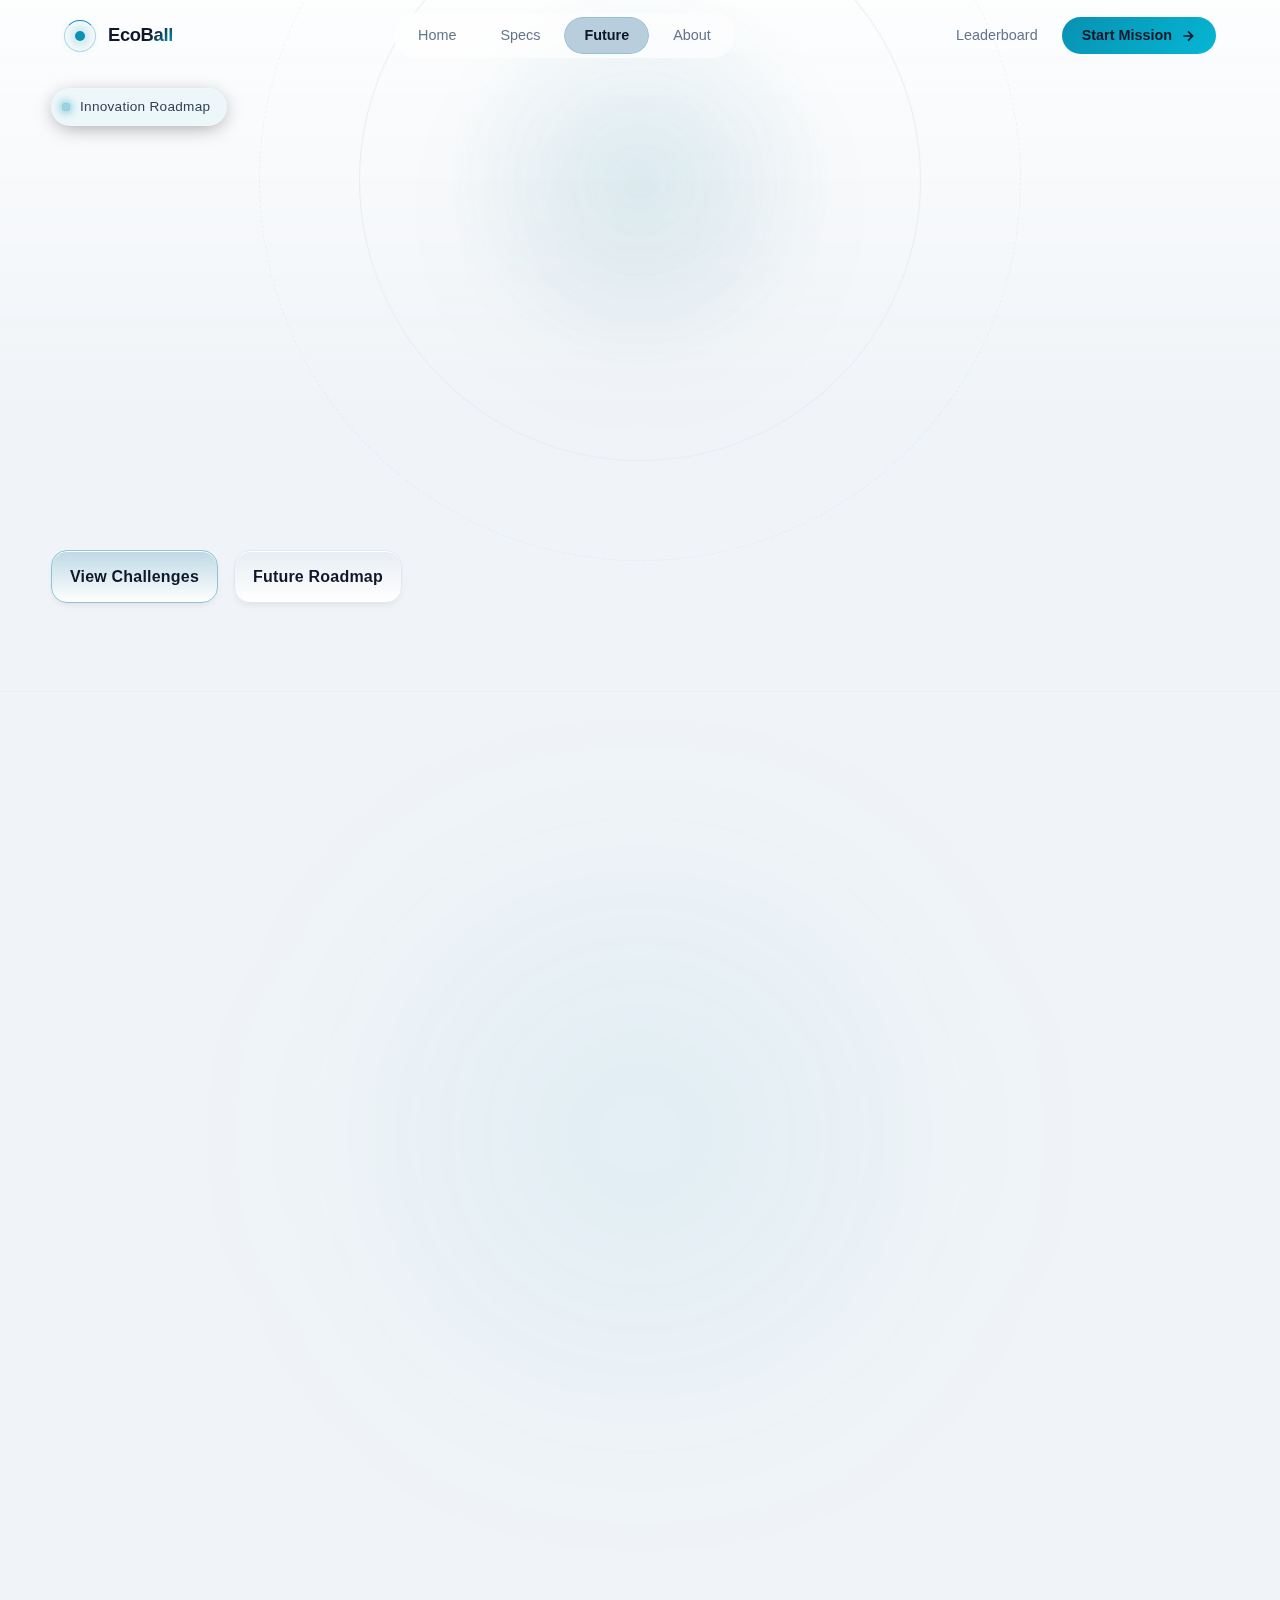
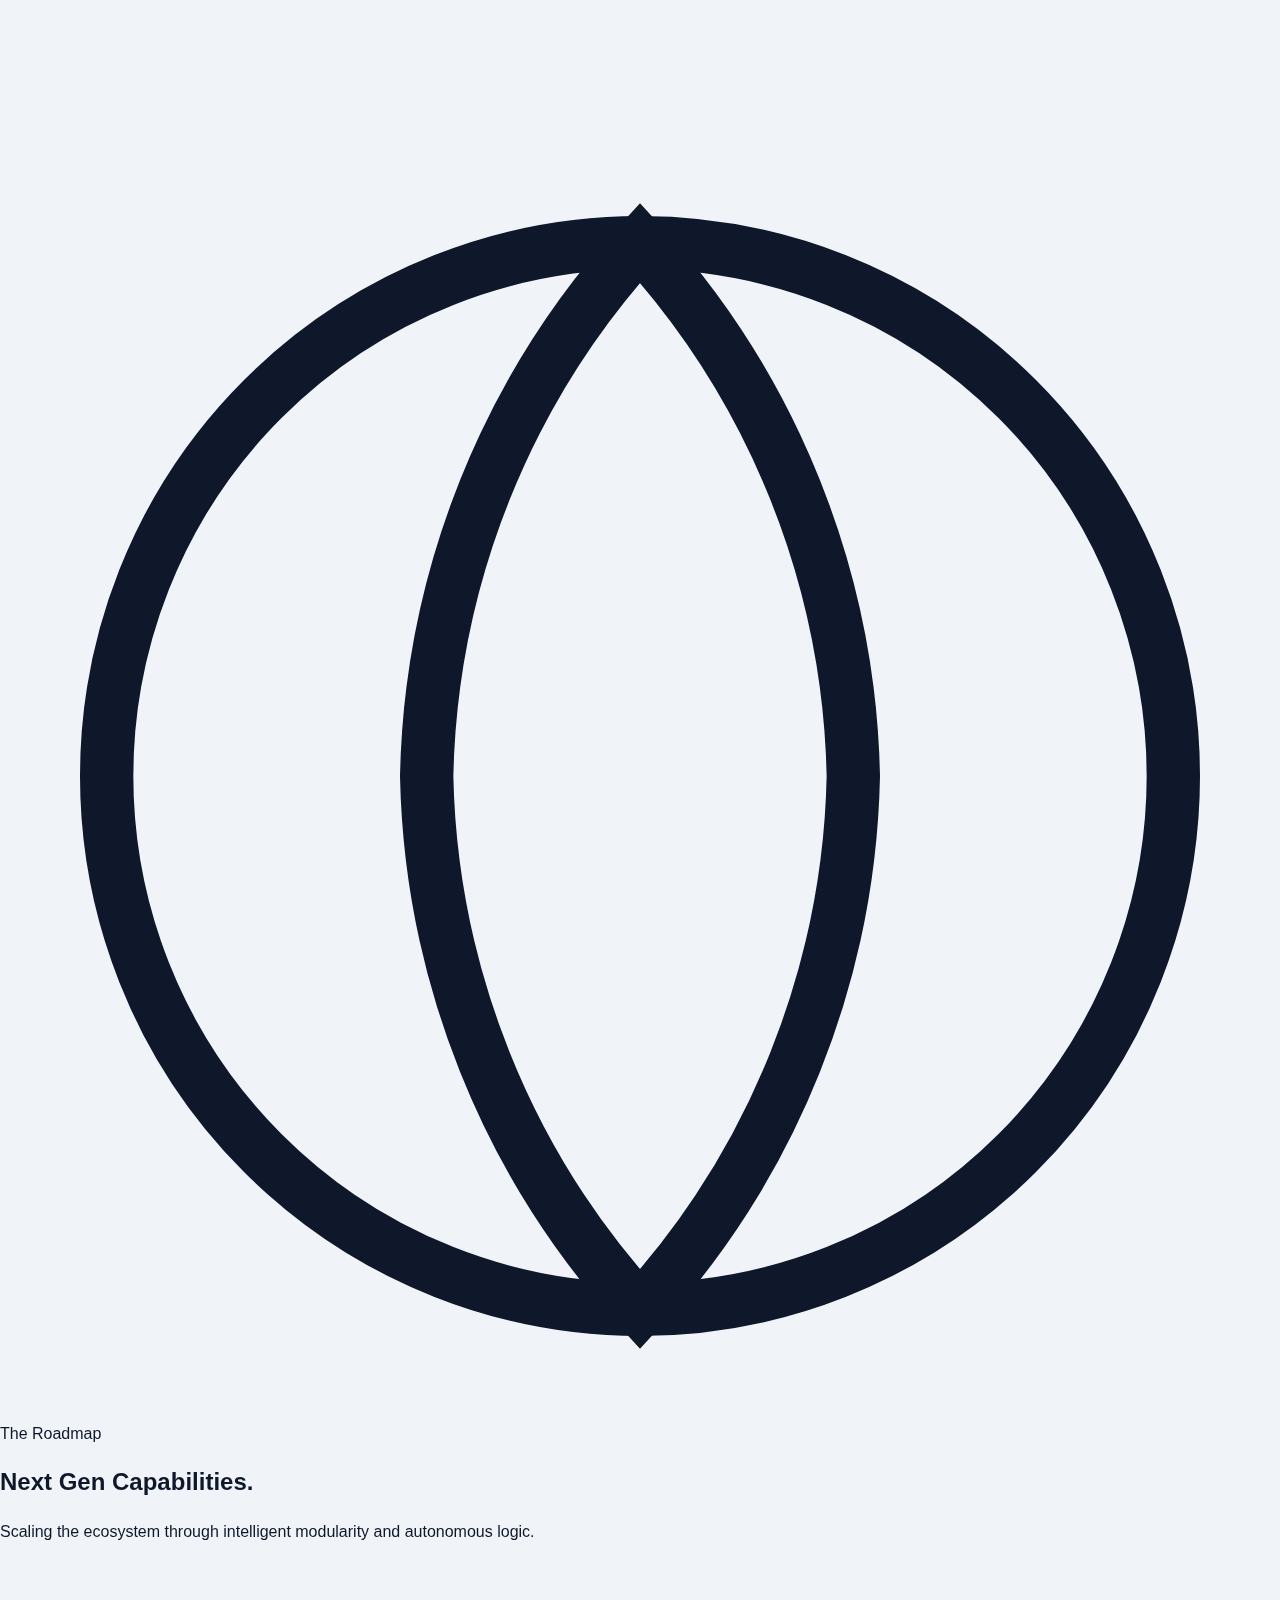
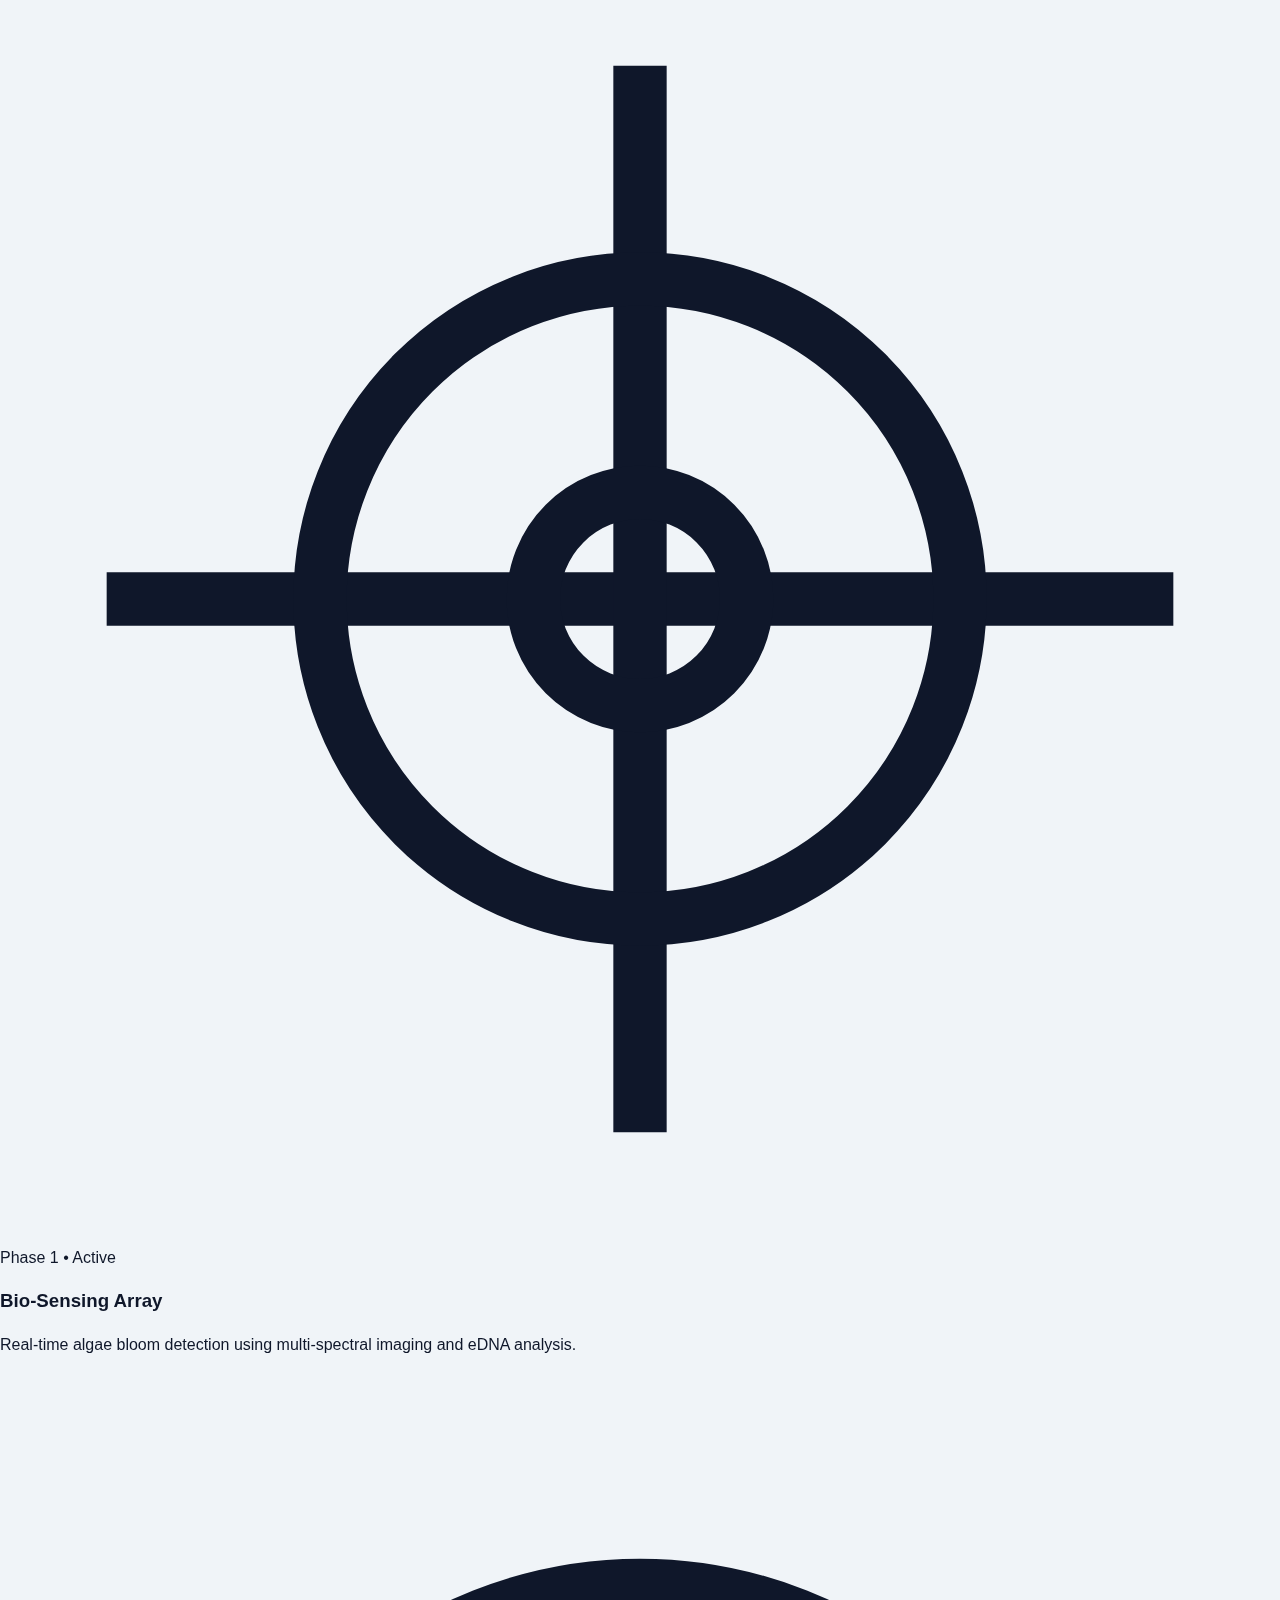
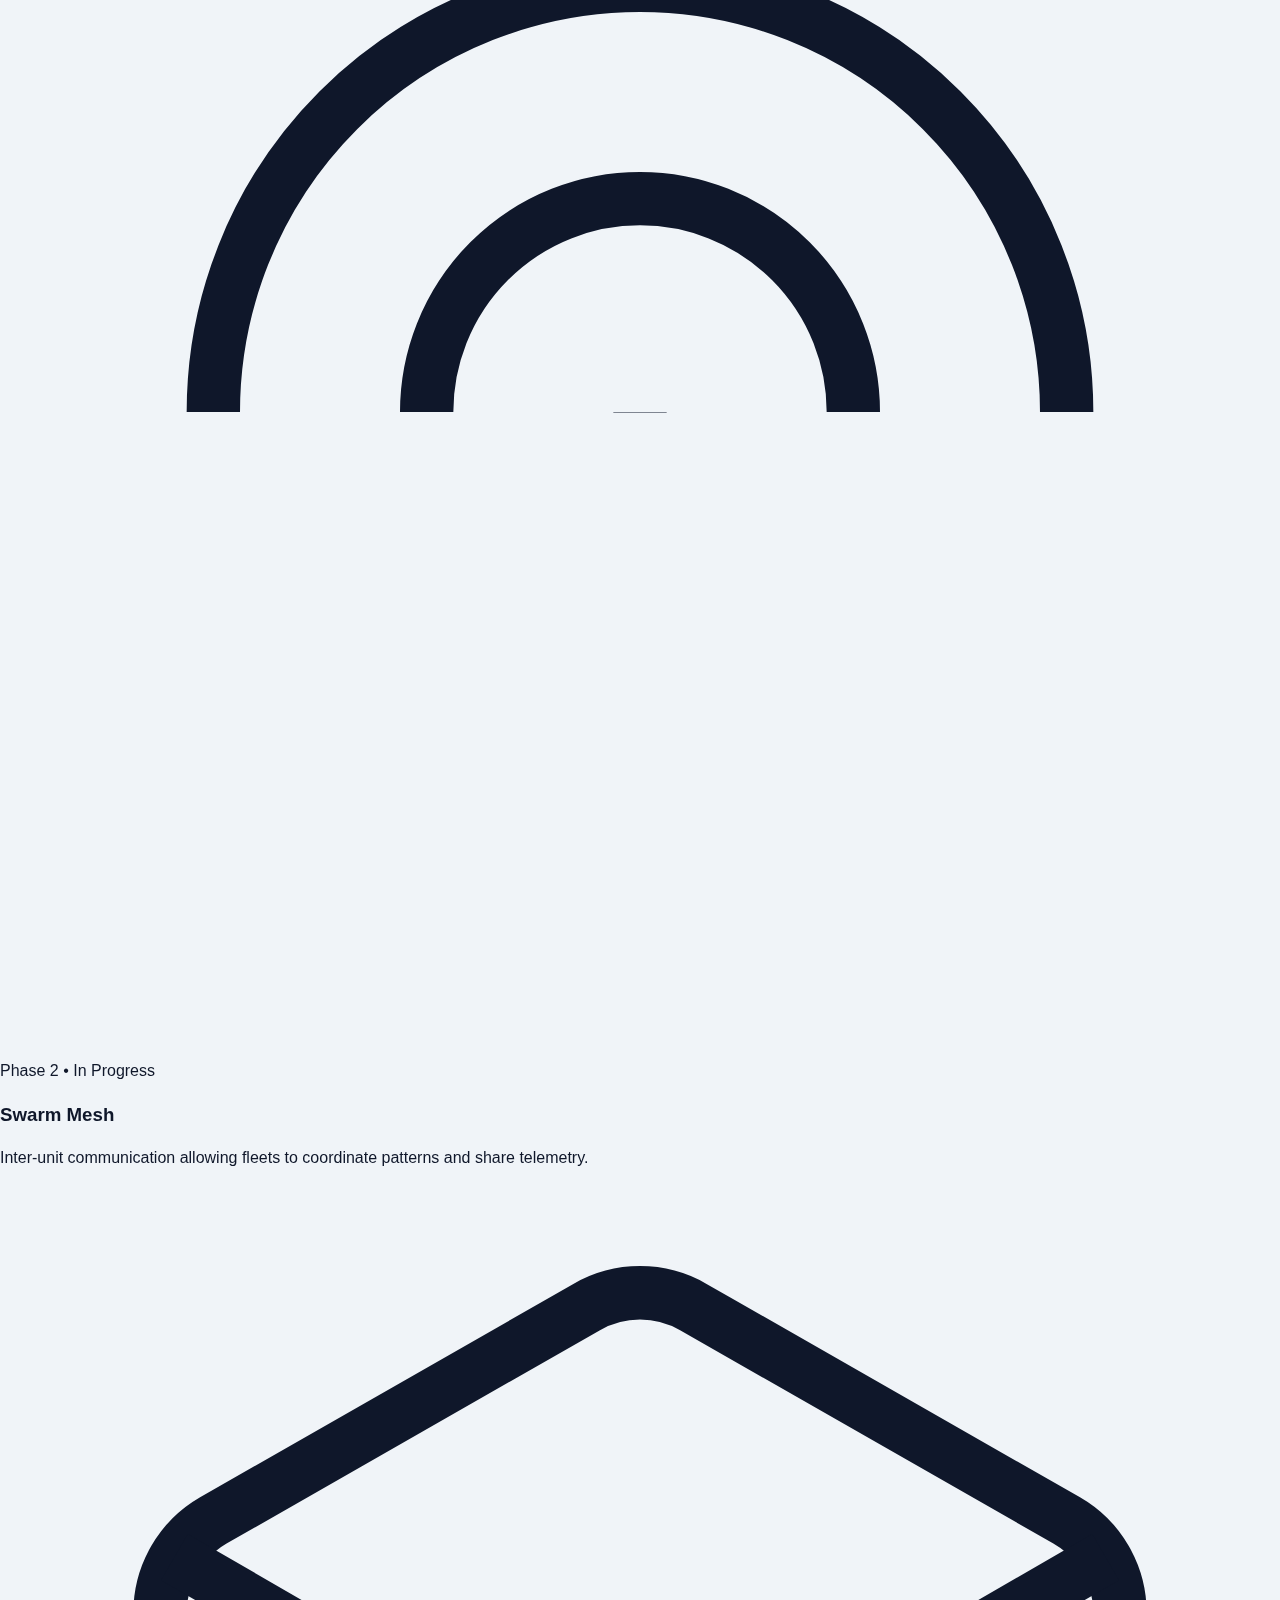
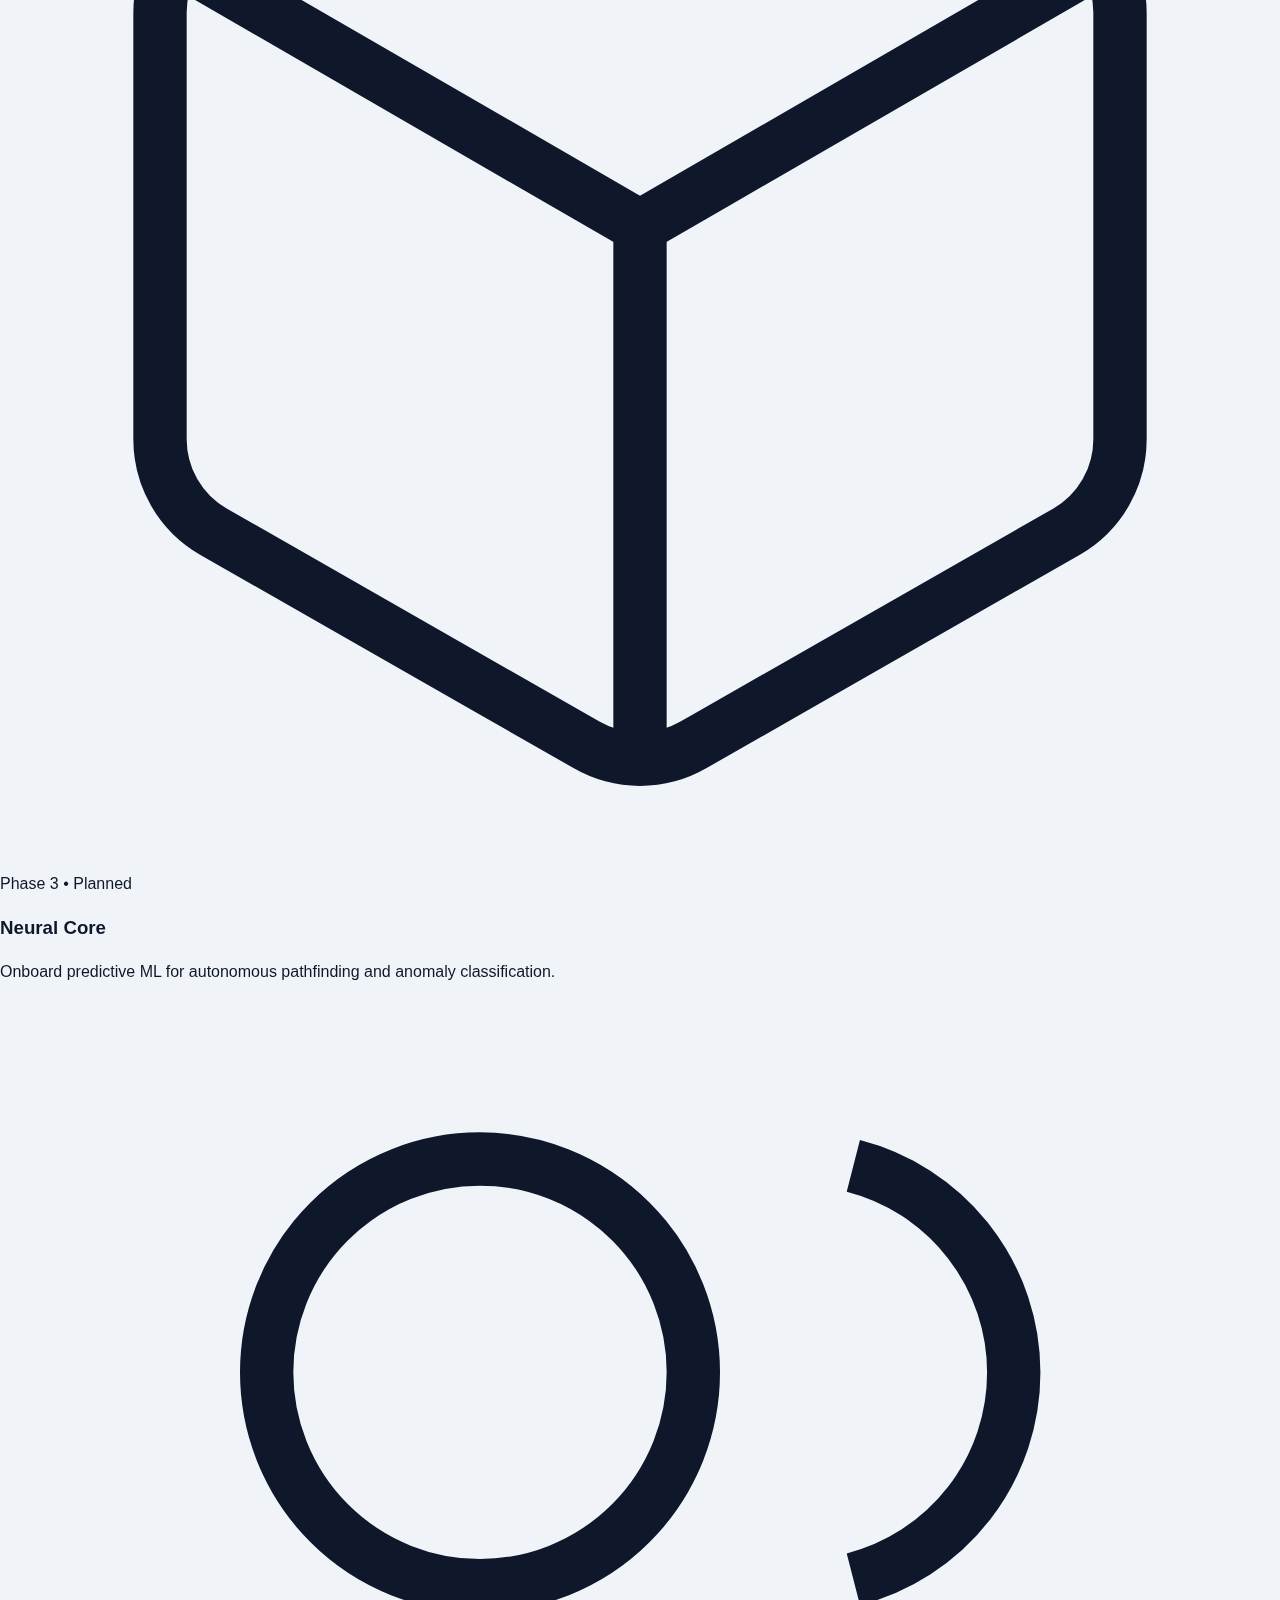
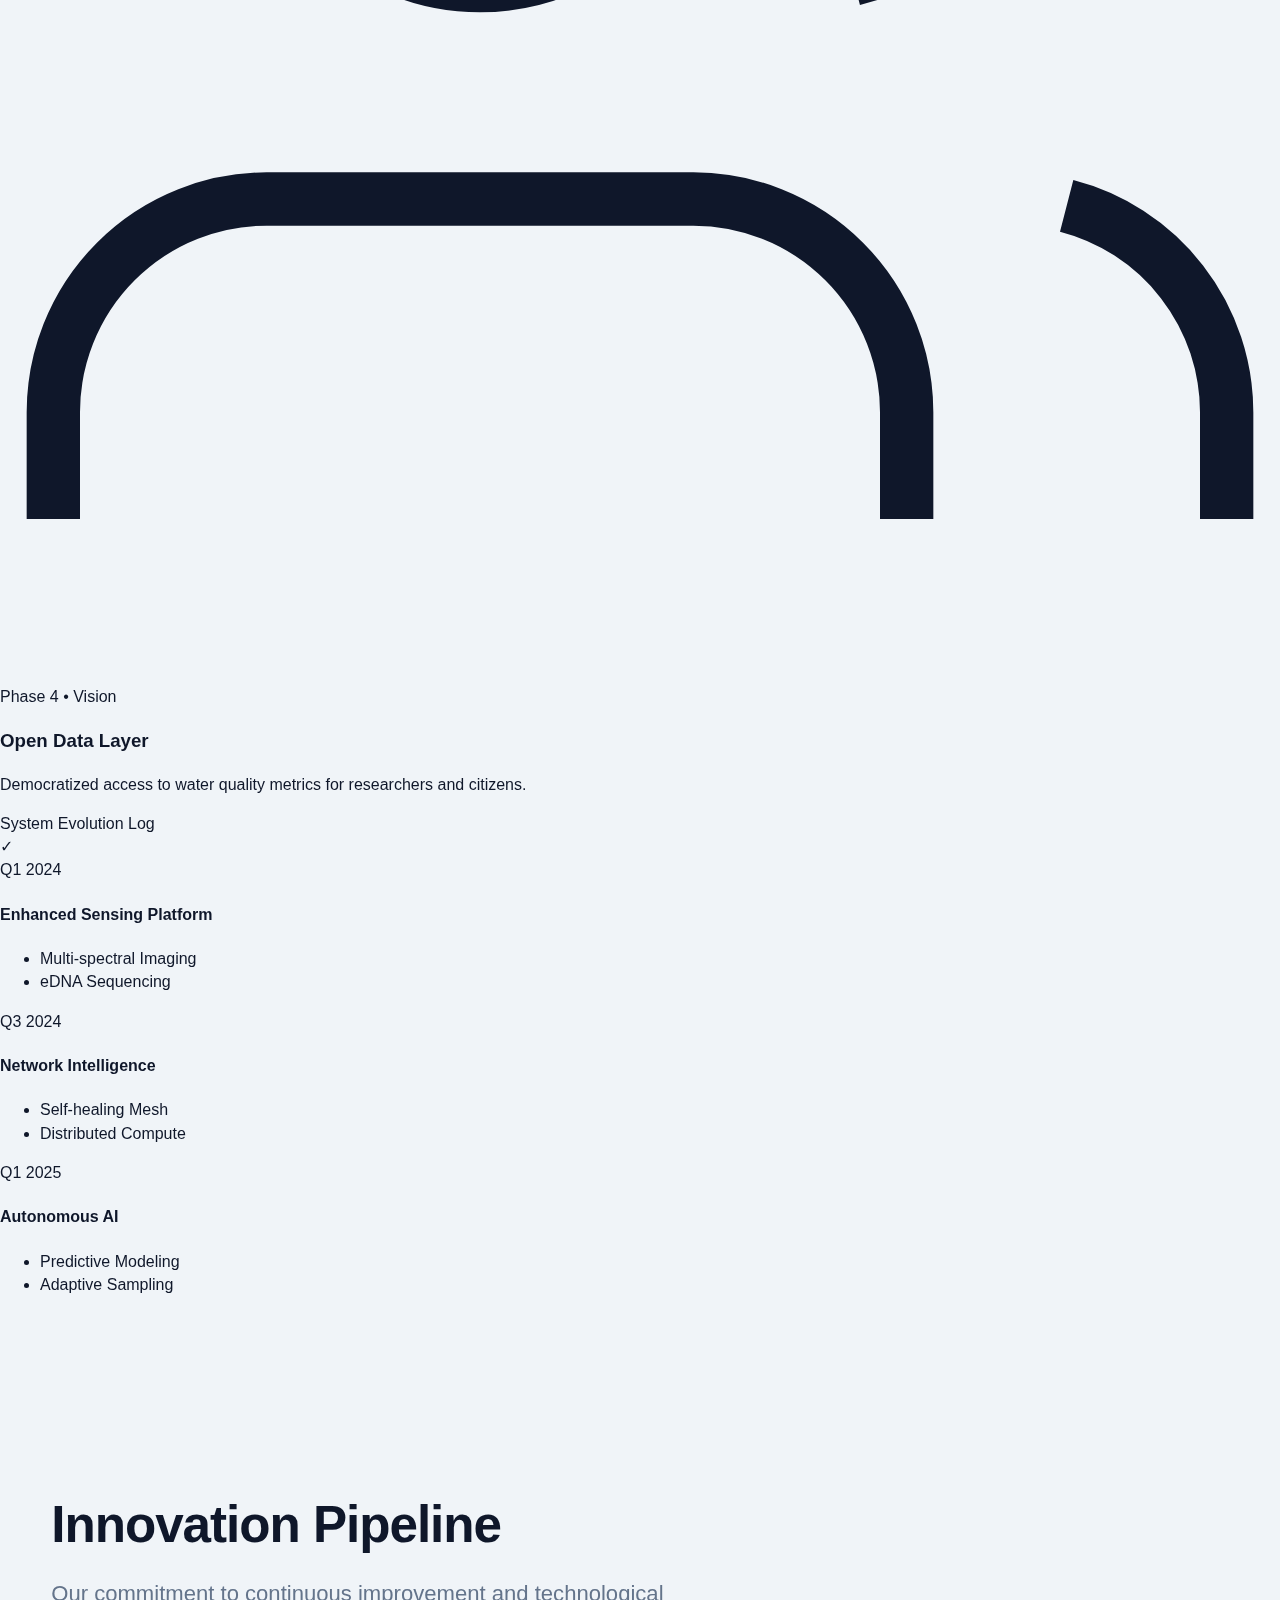
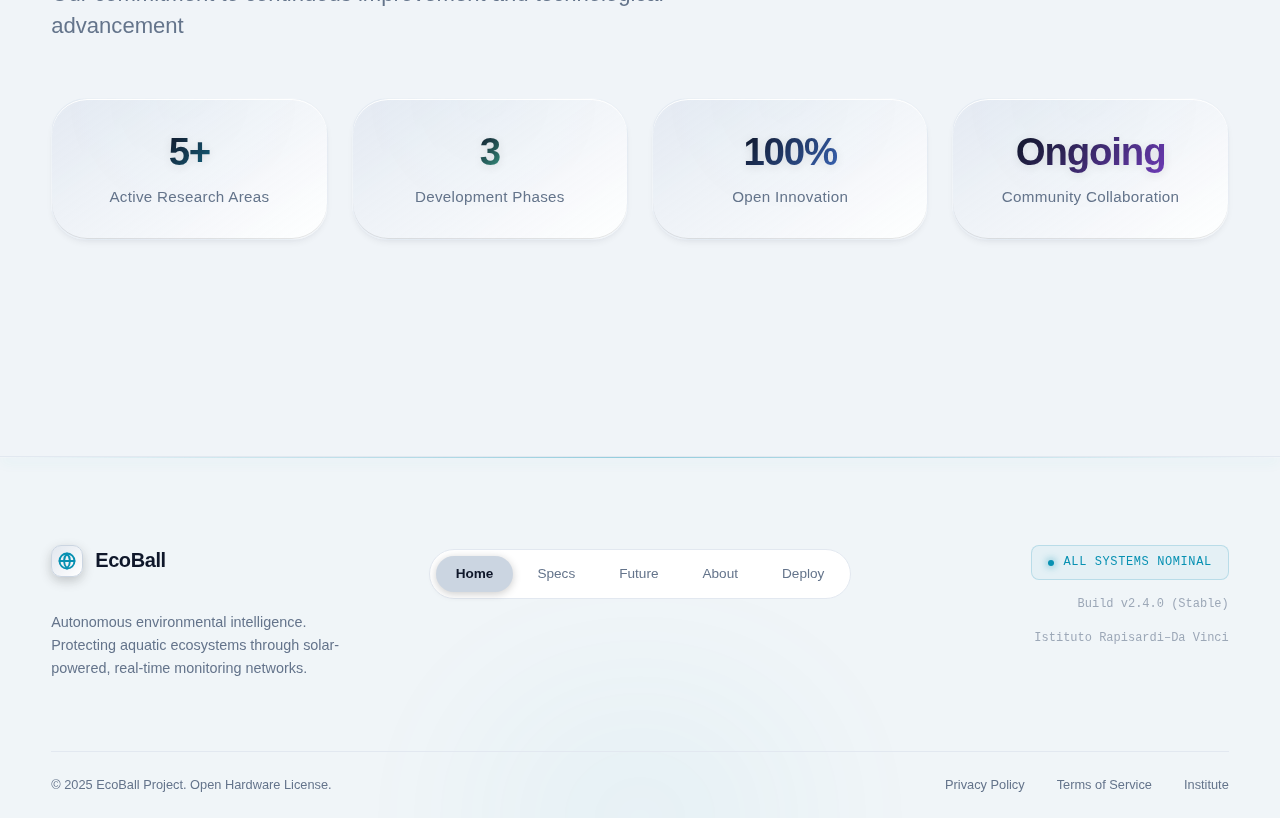
<file: challenges.html>
<!DOCTYPE html>
<html lang="en" class="no-js">

<head>
    <!-- ===================================================
    HEAD - Metadata, CSS, and Preloads
    ==================================================== -->
    <meta charset="utf-8" />
    <meta name="viewport" content="width=device-width, initial-scale=1, viewport-fit=cover" />
    <meta name="color-scheme" content="light dark" />

    <!-- Primary Meta Tags -->
    <title>Challenges & Future - EcoBall | Roadmap & Innovation</title>
    <meta name="description" content="Explore EcoBall's current challenges, risk mitigation strategies, and future development roadmap including AI analytics and expanded capabilities." />
    <meta name="keywords" content="EcoBall challenges, water monitoring risks, future development, AI analytics, environmental technology roadmap" />
    <meta name="author" content="EcoBall Team - Istituto Rapisardi-Da Vinci" />
    <meta name="robots" content="index, follow" />

    <!-- Open Graph / Facebook -->
    <meta property="og:type" content="website" />
    <meta property="og:url" content="https://ecoball.it/challenges-future/" />
    <meta property="og:title" content="Challenges & Future - EcoBall | Roadmap & Innovation" />
    <meta property="og:description" content="Explore EcoBall's challenges, risk mitigation, and future development roadmap." />
    <meta property="og:image" content="https://ecoball.it/images/ecoball-og-image.jpg" />

    <!-- Twitter -->
    <meta property="twitter:card" content="summary_large_image" />
    <meta property="twitter:url" content="https://ecoball.it/challenges-future/" />
    <meta property="twitter:title" content="Challenges & Future - EcoBall" />
    <meta property="twitter:description" content="Roadmap and innovation for EcoBall water monitoring technology." />
    <meta property="twitter:image" content="https://ecoball.it/images/ecoball-og-image.png" />

    <!-- Canonical URL -->
    <link rel="canonical" href="https://ecoball.it/challenges-future/" />

    <!-- CSS Files -->
    <link rel="stylesheet" href="css/styles.css" />
    <link rel="stylesheet" href="css/topbar.css" />
    <link rel="stylesheet" href="css/footer.css" />
    <link rel="stylesheet" href="css/title.css" />
    <link rel="stylesheet" href="css/challenges.css" />
    <link rel="stylesheet" href="css/future.css" />
    <link rel="stylesheet" href="css/timeline.css" />
    <link rel="stylesheet" href="css/chip.css" />
    <link rel="stylesheet" href="css/stat.css" />
    <link rel="stylesheet" href="css/sphere.css" />

    <!-- Favicon -->
    <link rel="icon" type="image/x-icon" href="/favicon.ico">
    
    <!-- Google Fonts -->
    <link rel="preconnect" href="https://fonts.googleapis.com">
    <link rel="preconnect" href="https://fonts.gstatic.com" crossorigin>
    <link href="https://fonts.googleapis.com/css2?family=JetBrains+Mono:wght@400;700&display=swap" rel="stylesheet">
</head>

<body>

    <!-- ===================================================
    TOP BAR NAVIGATION
    ==================================================== -->
    <nav class="top-bar" id="topBar">
        <div class="top-bar__container">
            <!-- Brand -->
            <a href="/" class="brand-link" aria-label="EcoBall Home">
                <div class="logo-mark">
                    <div class="logo-core"></div>
                    <div class="logo-ring"></div>
                </div>
                <span class="brand-name">EcoBall</span>
            </a>

            <!-- Desktop Nav (Center) -->
            <div class="nav-menu">
                <a href="/" class="nav-item">
                    <span class="nav-text">Home</span>
                    <div class="nav-glow"></div>
                </a>
                <a href="/technical-specs.html" class="nav-item">
                    <span class="nav-text">Specs</span>
                    <div class="nav-glow"></div>
                </a>
                <a href="/challenges.html" class="nav-item active">
                    <span class="nav-text">Future</span>
                    <div class="nav-glow"></div>
                </a>
                <a href="/recognition-about.html" class="nav-item">
                    <span class="nav-text">About</span>
                    <div class="nav-glow"></div>
                </a>
            </div>

            <!-- Right Actions -->
            <div class="nav-actions">
                <a href="/leaderboard.html" class="action-link">Leaderboard</a>
                <a href="#deployment" class="action-btn">
                    <span>Start Mission</span>
                    <svg viewBox="0 0 24 24" fill="none" stroke="currentColor">
                        <path d="M5 12h14M12 5l7 7-7 7" />
                    </svg>
                </a>

                <!-- Mobile Toggle -->
                <button class="menu-toggle" id="menuToggle" aria-label="Toggle Menu">
                    <div class="hamburger">
                        <span></span>
                        <span></span>
                        <span></span>
                    </div>
                </button>
            </div>
        </div>

        <!-- Mobile Overlay -->
        <div class="mobile-menu-overlay" id="mobileMenu">
            <div class="mobile-nav-content">
                <a href="/" class="m-link active">Home</a>
                <a href="/technical-specs.html" class="m-link">Tech Specs</a>
                <a href="/challenges.html" class="m-link active">Challenges</a>
                <a href="/recognition-about.html" class="m-link">Recognition</a>
                <a href="/leaderboard.html" class="m-link">Leaderboard</a>
                <a href="#deployment" class="m-cta">Start Mission</a>
            </div>
        </div>

        <div class="scroll-progress-bar"></div>
    </nav>

    <!-- ===================================================
    HERO HEADER
    ==================================================== -->
    <header class="hero">
        <div class="orbital" aria-hidden="true"></div>
        <div class="wrap hero-grid">
            <div>
                <span class="chip magnetic"><span class="dot"></span> Innovation Roadmap</span>

                <div class="enhanced-title-group">
                    <h1 class="title enhanced-title">
                        <span class="title-line"><span class="title-word" data-word="Challenges">Challenges</span></span>
                        <span class="title-line"><span class="title-word" data-word="&">&</span> <span class="title-word" data-word="Future">Future</span></span>
                        <span class="title-line"><span class="title-word" data-word="Vision">Vision</span></span>
                    </h1>
                    <p class="subtitle enhanced-subtitle">
                        <span class="subtitle-content">
                            Transparent view of current constraints and our roadmap for expanding EcoBall's capabilities through innovation and research.
                        </span>
                        <span class="subtitle-line"></span>
                    </p>
                </div>

                <div class="actions">
                    <a href="#challenges" class="btn primary magnetic" data-ripple="true">View Challenges</a>
                    <a href="#future" class="btn magnetic" data-ripple="true">Future Roadmap</a>
                </div>
            </div>
        </div>
    </header>

    <main>
        <!-- ===================================================
        SECTION 1: CHALLENGES & MITIGATIONS
        ==================================================== -->
        <section id="challenges" class="cx-section">
        <div class="cx-backdrop">
            <div class="cx-noise"></div>
            <div class="cx-glow-source"></div>
        </div>

        <div class="cx-container">
            
            <div class="cx-header cx-reveal">
            <div class="cx-pill">
                <span class="cx-icon-shield">
                <svg viewBox="0 0 24 24" fill="currentColor"><path d="M12 1L3 5v6c0 5.55 3.84 10.74 9 12 5.16-1.26 9-6.45 9-12V5l-9-4z"/></svg>
                </span>
                <span>System Hardening</span>
            </div>
            <h2>Constraints & <span class="cx-gradient-text">Mitigations.</span></h2>
            <p>Autonomous protocols designed to neutralize environmental and operational risks.</p>
            </div>

            <div class="cx-grid" id="cx-grid">
            
            <div class="cx-card cx-reveal" data-status="warning">
                <div class="cx-spotlight"></div>
                <div class="cx-content">
                <div class="cx-top-row">
                    <div class="cx-icon-box warn">
                    <svg viewBox="0 0 24 24" fill="none" stroke="currentColor"><path d="M17.657 16.657L13.414 20.9a1.998 1.998 0 0 1-2.827 0l-4.244-4.243a8 8 0 1 1 11.314 0z"/><path d="M12 9v4"/><path d="M12 17h.01"/></svg>
                    </div>
                    <div class="cx-status-badge warn">
                    <span class="cx-pulse"></span> Risk Detected
                    </div>
                </div>
                
                <div class="cx-info-layer">
                    <div class="cx-view problem">
                    <h3>Environmental</h3>
                    <p>Biofouling occlusion & photovoltaic shading.</p>
                    </div>
                    <div class="cx-view solution">
                    <h3>Auto-Cleaning</h3>
                    <p>Nano-coatings & intelligent power load balancing.</p>
                    <div class="cx-resolution-tag">
                        <svg viewBox="0 0 24 24" fill="none" stroke="currentColor"><path d="M20 6L9 17l-5-5"/></svg>
                        Neutralized
                    </div>
                    </div>
                </div>
                </div>
            </div>

            <div class="cx-card cx-reveal" data-status="alert" style="transition-delay: 100ms">
                <div class="cx-spotlight"></div>
                <div class="cx-content">
                <div class="cx-top-row">
                    <div class="cx-icon-box alert">
                    <svg viewBox="0 0 24 24" fill="none" stroke="currentColor"><path d="M1 4v6h6V4H1zm0 14h6v6H1v-6zm14-6h6v6h-6v-6zm14-6h6v6h-6v-6zM1 10h6v6H1v-6z"/></svg>
                    </div>
                    <div class="cx-status-badge alert">
                    <span class="cx-pulse"></span> Critical
                    </div>
                </div>
                
                <div class="cx-info-layer">
                    <div class="cx-view problem">
                    <h3>Connectivity</h3>
                    <p>Signal loss in deep valleys or remote zones.</p>
                    </div>
                    <div class="cx-view solution">
                    <h3>Mesh Network</h3>
                    <p>Satellite fallback & redundant data logging.</p>
                    <div class="cx-resolution-tag">
                        <svg viewBox="0 0 24 24" fill="none" stroke="currentColor"><path d="M20 6L9 17l-5-5"/></svg>
                        Rerouted
                    </div>
                    </div>
                </div>
                </div>
            </div>

            <div class="cx-card cx-reveal" data-status="warning" style="transition-delay: 200ms">
                <div class="cx-spotlight"></div>
                <div class="cx-content">
                <div class="cx-top-row">
                    <div class="cx-icon-box warn">
                    <svg viewBox="0 0 24 24" fill="none" stroke="currentColor"><path d="M10.29 3.86L1.82 18a2 2 0 0 0 1.71 3h16.94a2 2 0 0 0 1.71-3L13.71 3.86a2 2 0 0 0-3.42 0z"/><line x1="12" y1="9" x2="12" y2="13"/><line x1="12" y1="17" x2="12.01" y2="17"/></svg>
                    </div>
                    <div class="cx-status-badge warn">
                    <span class="cx-pulse"></span> Warning
                    </div>
                </div>
                
                <div class="cx-info-layer">
                    <div class="cx-view problem">
                    <h3>Physical Stress</h3>
                    <p>Storm surges & unauthorized retrieval attempts.</p>
                    </div>
                    <div class="cx-view solution">
                    <h3>Ruggedized</h3>
                    <p>IP68 chassis with GPS anti-theft tracking.</p>
                    <div class="cx-resolution-tag">
                        <svg viewBox="0 0 24 24" fill="none" stroke="currentColor"><path d="M20 6L9 17l-5-5"/></svg>
                        Secured
                    </div>
                    </div>
                </div>
                </div>
            </div>

            <div class="cx-card wide cx-reveal" style="transition-delay: 300ms">
                <div class="cx-spotlight"></div>
                <div class="cx-content row-layout">
                
                <div class="cx-chart-container">
                    <svg class="cx-chart-ring" viewBox="0 0 36 36">
                    <path class="ring-bg" d="M18 2.0845 a 15.9155 15.9155 0 0 1 0 31.831 a 15.9155 15.9155 0 0 1 0 -31.831" />
                    <path class="ring-fill" d="M18 2.0845 a 15.9155 15.9155 0 0 1 0 31.831 a 15.9155 15.9155 0 0 1 0 -31.831" />
                    </svg>
                    <div class="cx-chart-label">
                    <span>100%</span>
                    <small>Safe</small>
                    </div>
                </div>

                <div class="cx-hud-metrics">
                    <div class="cx-hud-item">
                    <span class="cx-val">24/7</span>
                    <span class="cx-key">Active Monitoring</span>
                    </div>
                    <div class="cx-hud-sep"></div>
                    <div class="cx-hud-item">
                    <span class="cx-val">99.9%</span>
                    <span class="cx-key">System Uptime</span>
                    </div>
                    <div class="cx-hud-sep"></div>
                    <div class="cx-hud-item">
                    <span class="cx-val">0ms</span>
                    <span class="cx-key">Unresolved Risk</span>
                    </div>
                </div>

                </div>
            </div>

            </div>
        </div>
        </section>
        <!-- ===================================================
        SECTION 2: FUTURE VISION
        ==================================================== -->
        <section id="future" class="ft-section">
            <div class="ft-ambient-glow"></div>
            
            <div class="ft-container">
                
                <div class="ft-header ft-reveal">
                    <div class="ft-pill">
                        <span class="ft-pill-icon">
                            <svg viewBox="0 0 24 24" fill="none" stroke="currentColor"><circle cx="12" cy="12" r="10"/><path d="M12 2a15.3 15.3 0 0 1 4 10 15.3 15.3 0 0 1-4 10 15.3 15.3 0 0 1-4-10 15.3 15.3 0 0 1 4-10z"/></svg>
                        </span>
                        <span>The Roadmap</span>
                    </div>
                    <h2>Next Gen <span class="ft-gradient-text">Capabilities.</span></h2>
                    <p>Scaling the ecosystem through intelligent modularity and autonomous logic.</p>
                </div>

                <div class="ft-grid">
                    
                    <div class="ft-card ft-reveal" data-theme="cyan">
                        <div class="ft-card-bg"></div>
                        <div class="ft-icon-box">
                            <svg viewBox="0 0 24 24" fill="none" stroke="currentColor"><path d="M2 12h20"/><path d="M12 2v20"/><circle cx="12" cy="12" r="6"/><circle cx="12" cy="12" r="2"/></svg>
                        </div>
                        <div class="ft-content">
                            <div class="ft-meta">Phase 1 • Active</div>
                            <h3>Bio-Sensing Array</h3>
                            <p>Real-time algae bloom detection using multi-spectral imaging and eDNA analysis.</p>
                        </div>
                        <div class="ft-visual-decoration">
                            <div class="ft-scan-line"></div>
                        </div>
                    </div>

                    <div class="ft-card ft-reveal" data-theme="blue" style="transition-delay: 100ms">
                        <div class="ft-card-bg"></div>
                        <div class="ft-icon-box">
                            <svg viewBox="0 0 24 24" fill="none" stroke="currentColor"><path d="M4 12a8 8 0 0 1 16 0"/><path d="M8 12a4 4 0 0 1 8 0"/><path d="M12 12v.01"/></svg>
                        </div>
                        <div class="ft-content">
                            <div class="ft-meta">Phase 2 • In Progress</div>
                            <h3>Swarm Mesh</h3>
                            <p>Inter-unit communication allowing fleets to coordinate patterns and share telemetry.</p>
                        </div>
                        <div class="ft-visual-decoration">
                            <div class="ft-pulse-ring"></div>
                        </div>
                    </div>

                    <div class="ft-card ft-reveal" data-theme="purple" style="transition-delay: 200ms">
                        <div class="ft-card-bg"></div>
                        <div class="ft-icon-box">
                            <svg viewBox="0 0 24 24" fill="none" stroke="currentColor"><path d="M21 16V8a2 2 0 0 0-1-1.73l-7-4a2 2 0 0 0-2 0l-7 4A2 2 0 0 0 3 8v8a2 2 0 0 0 1 1.73l7 4a2 2 0 0 0 2 0l7-4A2 2 0 0 0 21 16z"/><polyline points="3.27 6.96 12 12.01 20.73 6.96"/><line x1="12" y1="22.08" x2="12" y2="12"/></svg>
                        </div>
                        <div class="ft-content">
                            <div class="ft-meta">Phase 3 • Planned</div>
                            <h3>Neural Core</h3>
                            <p>Onboard predictive ML for autonomous pathfinding and anomaly classification.</p>
                        </div>
                    </div>

                    <div class="ft-card ft-reveal" data-theme="orange" style="transition-delay: 300ms">
                        <div class="ft-card-bg"></div>
                        <div class="ft-icon-box">
                            <svg viewBox="0 0 24 24" fill="none" stroke="currentColor"><path d="M17 21v-2a4 4 0 0 0-4-4H5a4 4 0 0 0-4 4v2"/><circle cx="9" cy="7" r="4"/><path d="M23 21v-2a4 4 0 0 0-3-3.87"/><path d="M16 3.13a4 4 0 0 1 0 7.75"/></svg>
                        </div>
                        <div class="ft-content">
                            <div class="ft-meta">Phase 4 • Vision</div>
                            <h3>Open Data Layer</h3>
                            <p>Democratized access to water quality metrics for researchers and citizens.</p>
                        </div>
                    </div>

                </div>

                <div class="ft-roadmap ft-reveal">
                    <div class="ft-roadmap-header">System Evolution Log</div>
                    
                    <div class="ft-roadmap-list">
                        
                        <div class="ft-log-item complete">
                            <div class="ft-log-status">
                                <div class="ft-status-icon">✓</div>
                                <div class="ft-connector"></div>
                            </div>
                            <div class="ft-log-content">
                                <div class="ft-log-date">Q1 2024</div>
                                <h4>Enhanced Sensing Platform</h4>
                                <ul class="ft-specs">
                                    <li>Multi-spectral Imaging</li>
                                    <li>eDNA Sequencing</li>
                                </ul>
                            </div>
                        </div>

                        <div class="ft-log-item processing">
                            <div class="ft-log-status">
                                <div class="ft-status-icon">
                                    <span class="ft-spinner"></span>
                                </div>
                                <div class="ft-connector"></div>
                            </div>
                            <div class="ft-log-content">
                                <div class="ft-log-date">Q3 2024</div>
                                <h4>Network Intelligence</h4>
                                <ul class="ft-specs">
                                    <li>Self-healing Mesh</li>
                                    <li>Distributed Compute</li>
                                </ul>
                            </div>
                        </div>

                        <div class="ft-log-item pending">
                            <div class="ft-log-status">
                                <div class="ft-status-icon"></div>
                            </div>
                            <div class="ft-log-content">
                                <div class="ft-log-date">Q1 2025</div>
                                <h4>Autonomous AI</h4>
                                <ul class="ft-specs">
                                    <li>Predictive Modeling</li>
                                    <li>Adaptive Sampling</li>
                                </ul>
                            </div>
                        </div>

                    </div>
                </div>

            </div>
        </section>
        <!-- ===================================================
        SECTION 3: INNOVATION METRICS
        ==================================================== -->
        <section id="innovation-metrics">
            <div class="wrap">
                <div class="headline ">
                    <h2 style="font-size: var(--size-6);">Innovation Pipeline</h2>
                    <p>Our commitment to continuous improvement and technological advancement</p>
                </div>

                <div class="stat-row ">
                    <div class="stat">
                        <div class="k" data-count="5">5+</div>
                        <div class="label">Active Research Areas</div>
                    </div>
                    <div class="stat">
                        <div class="k">3</div>
                        <div class="label">Development Phases</div>
                    </div>
                    <div class="stat">
                        <div class="k">100%</div>
                        <div class="label">Open Innovation</div>
                    </div>
                    <div class="stat">
                        <div class="k">Ongoing</div>
                        <div class="label">Community Collaboration</div>
                    </div>
                </div>
            </div>
        </section>
    </main>

    <!-- ===================================================
    FOOTER
    ==================================================== -->
    <footer>
        <div class="wrap">
            <div class="footer-grid">
                <!-- Column 1: Brand & Mission -->
                <div class="f-col-brand">
                    <a href="/" class="f-logo" aria-label="EcoBall Homepage">
                        <div class="f-mark">
                            <svg width="18" height="18" viewBox="0 0 24 24" fill="none" stroke="currentColor" stroke-width="2.5" stroke-linecap="round" stroke-linejoin="round">
                                <path d="M12 22c5.523 0 10-4.477 10-10S17.523 2 12 2 2 6.477 2 12s4.477 10 10 10z" />
                                <path d="M2 12h20" />
                                <path d="M12 2a15.3 15.3 0 0 1 4 10 15.3 15.3 0 0 1-4 10 15.3 15.3 0 0 1-4-10 15.3 15.3 0 0 1 4-10z" />
                            </svg>
                        </div>
                        <span class="f-name">EcoBall</span>
                    </a>
                    <p class="f-desc">
                        Autonomous environmental intelligence.
                        Protecting aquatic ecosystems through solar-powered, real-time monitoring networks.
                    </p>
                </div>

                <!-- Column 2: Navigation -->
                <div class="f-col-nav">
                    <nav class="f-nav-pill">
                        <a href="/" class="f-link active">Home</a>
                        <a href="/technical-specs.html" class="f-link">Specs</a>
                        <a href="/challenges.html" class="f-link">Future</a>
                        <a href="/recognition-about.html" class="f-link">About</a>
                        <a href="/deployment.html" class="f-link">Deploy</a>
                    </nav>
                </div>

                <!-- Column 3: System Status -->
                <div class="f-col-status">
                    <div class="sys-badge" title="Live System Status">
                        <span class="pulse-dot"></span>
                        <span>ALL SYSTEMS NOMINAL</span>
                    </div>
                    <span class="version-tag">Build v2.4.0 (Stable)</span>
                    <span class="version-tag">Istituto Rapisardi–Da Vinci</span>
                </div>
            </div>

            <!-- Bottom Bar: Legal & Copyright -->
            <div class="f-bottom">
                <div class="copyright">
                    &copy; <span id="year">2025</span> EcoBall Project. Open Hardware License.
                </div>
                <div class="legal-group">
                    <a href="/privacy-policy.html" class="legal-link">Privacy Policy</a>
                    <a href="/terms-of-service.html" class="legal-link">Terms of Service</a>
                    <a href="https://www.rapisardidavinci.edu.it" target="_blank" rel="noopener" class="legal-link">Institute</a>
                </div>
            </div>
        </div>
    </footer>

    <!-- ===================================================
    SCRIPTS
    ==================================================== -->
    <script src="js/script.js"></script>

</body>

</html>
</file>
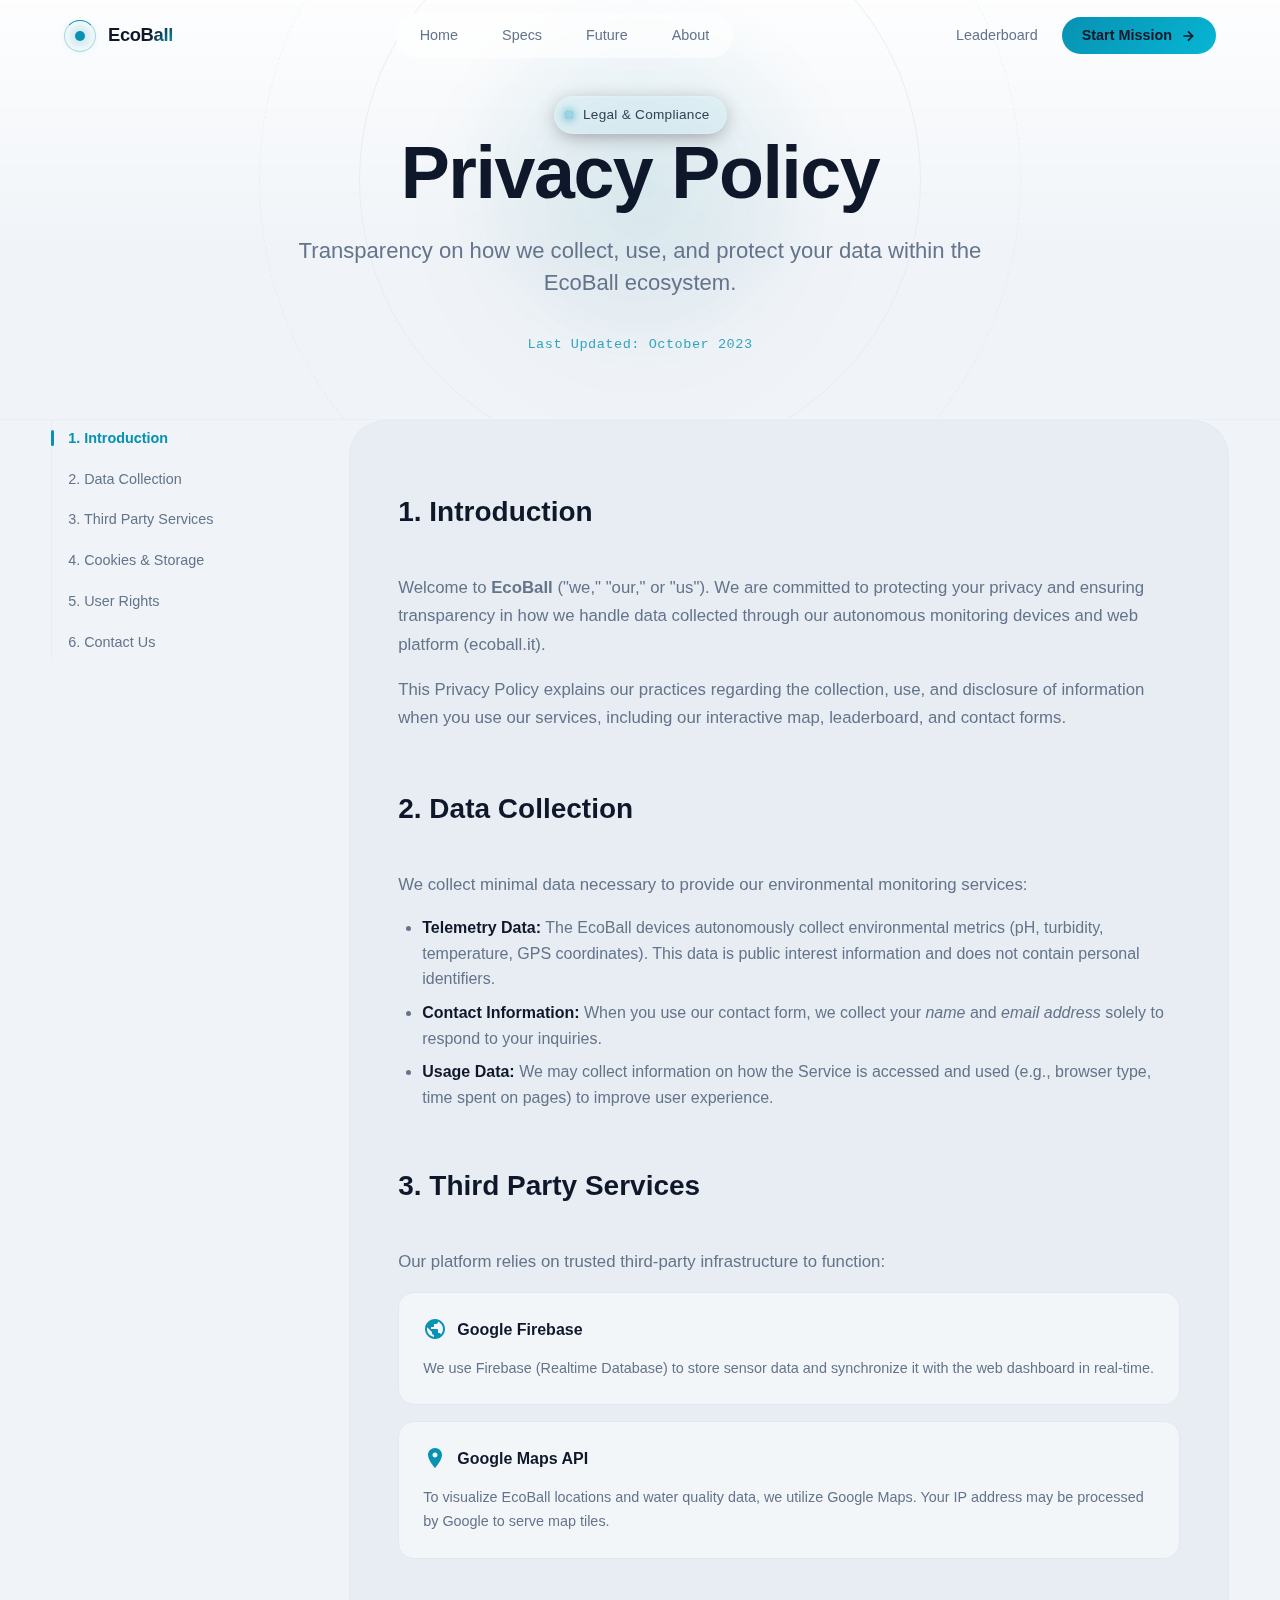
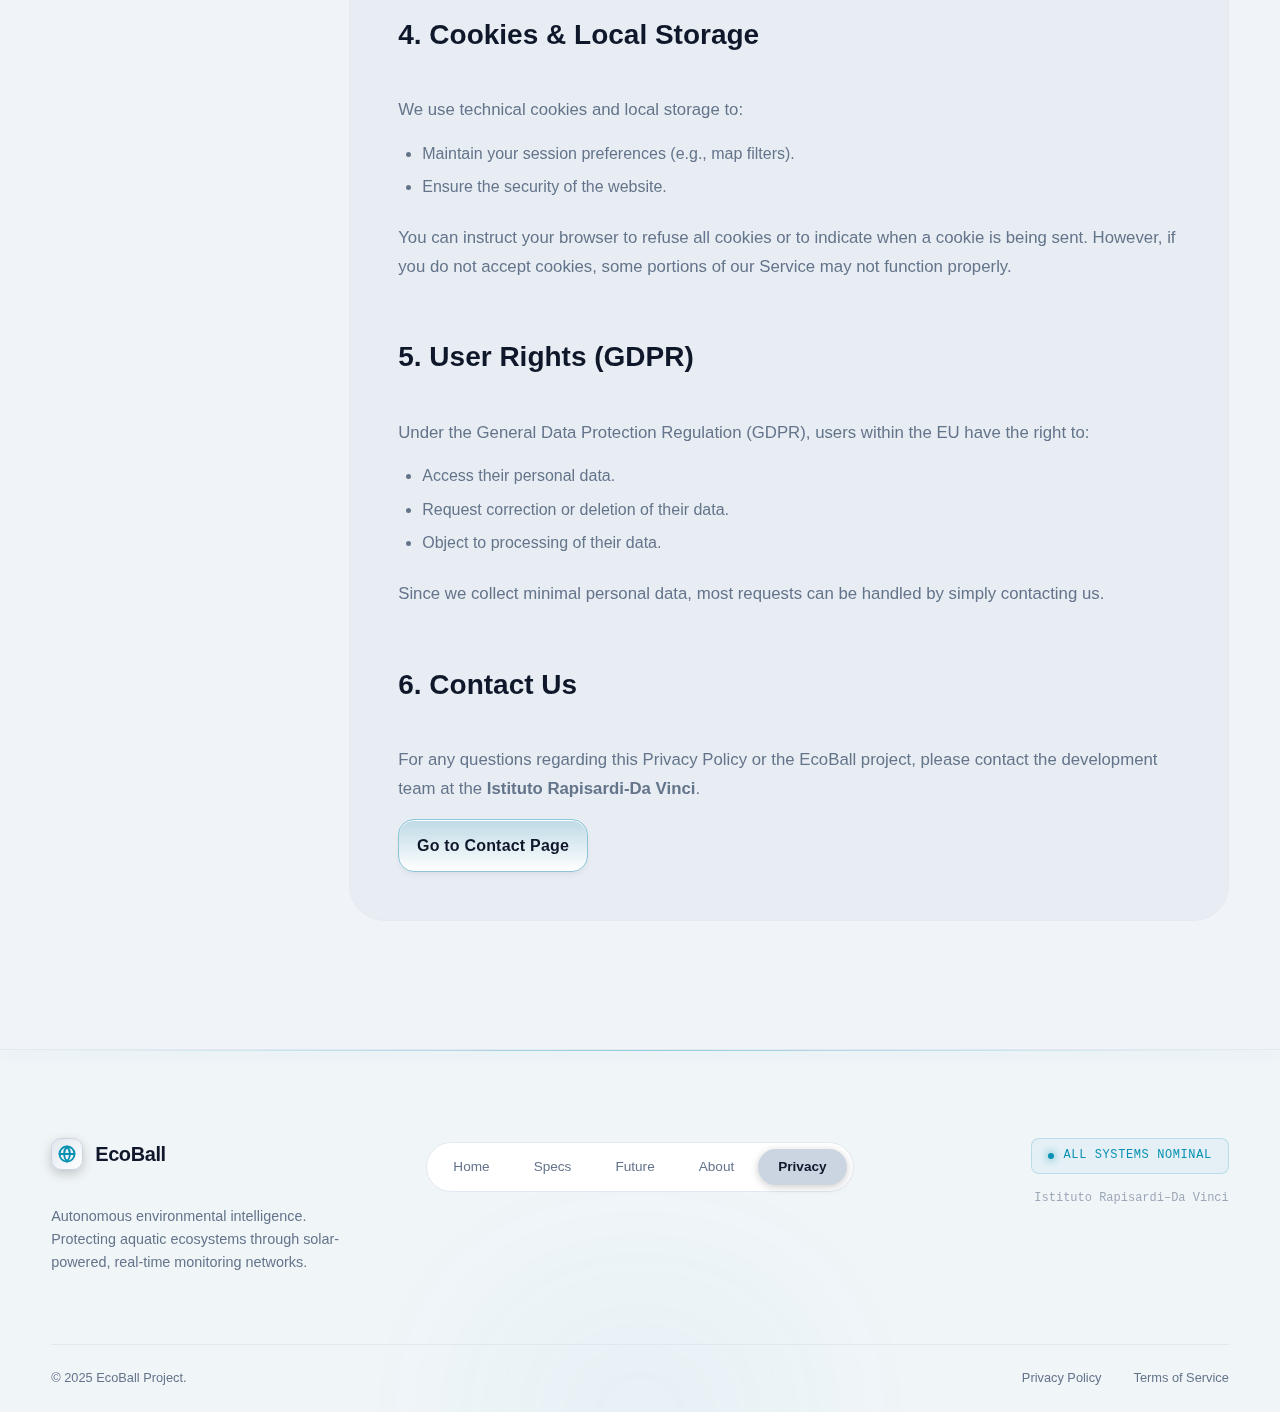
<file: privacy-policy.html>
<!DOCTYPE html>
<html lang="en" class="no-js">
<head>
  <meta charset="utf-8" />
  <meta name="viewport" content="width=device-width, initial-scale=1, viewport-fit=cover" />
  <meta name="color-scheme" content="light dark" />
  
  <title>Privacy Policy - EcoBall | Data Protection</title>
  <meta name="description" content="Privacy Policy and Terms of Service for the EcoBall project." />
  <meta name="robots" content="noindex, follow" />
  
  <link rel="stylesheet" href="css/topbar.css" />
  <link rel="stylesheet" href="css/styles.css" />
  <link rel="stylesheet" href="css/footer.css" />
  <link rel="stylesheet" href="css/chip.css" />
  
  <link rel="stylesheet" href="css/legal.css" />

  <link rel="icon" type="image/x-icon" href="/favicon.ico">
</head>
<body>

<nav class="top-bar" id="topBar">
  <div class="top-bar__container">
    
    <a href="/" class="brand-link" aria-label="EcoBall Home">
      <div class="logo-mark">
        <div class="logo-core"></div>
        <div class="logo-ring"></div>
      </div>
      <span class="brand-name">EcoBall</span>
    </a>

    <div class="nav-menu">
      <a href="/" class="nav-item">
        <span class="nav-text">Home</span>
        <div class="nav-glow"></div>
      </a>
      <a href="/technical-specs.html" class="nav-item">
        <span class="nav-text">Specs</span>
        <div class="nav-glow"></div>
      </a>
      <a href="/challenges.html" class="nav-item">
        <span class="nav-text">Future</span>
        <div class="nav-glow"></div>
      </a>
      <a href="/recognition-about.html" class="nav-item">
        <span class="nav-text">About</span>
        <div class="nav-glow"></div>
      </a>
    </div>

    <div class="nav-actions">
      <a href="/leaderboard.html" class="action-link">Leaderboard</a>
      <a href="#deployment" class="action-btn">
        <span>Start Mission</span>
        <svg viewBox="0 0 24 24" fill="none" stroke="currentColor">
          <path d="M5 12h14M12 5l7 7-7 7"/>
        </svg>
      </a>
      <button class="menu-toggle" id="menuToggle" aria-label="Toggle Menu">
        <div class="hamburger">
          <span></span><span></span><span></span>
        </div>
      </button>
    </div>
  </div>

  <div class="mobile-menu-overlay" id="mobileMenu">
    <div class="mobile-nav-content">
      <a href="/" class="m-link">Home</a>
      <a href="/technical-specs.html" class="m-link">Tech Specs</a>
      <a href="/challenges.html" class="m-link">Challenges</a>
      <a href="/recognition-about.html" class="m-link">Recognition</a>
      <a href="/privacy-policy.html" class="m-link active">Privacy</a>
    </div>
  </div>
  <div class="scroll-progress-bar"></div>
</nav>

<header class="hero small-hero">
    <div class="orbital" aria-hidden="true"></div>
    <div class="wrap hero-grid-center">
      <div>
        <span class="chip magnetic"><span class="dot"></span> Legal & Compliance</span>
        <h1 class="title enhanced-title">Privacy Policy</h1>
        <p class="subtitle enhanced-subtitle">
          Transparency on how we collect, use, and protect your data within the EcoBall ecosystem.
        </p>
        <div class="last-updated">Last Updated: October 2023</div>
      </div>
    </div>
</header>

<main>
  <div class="wrap">
    <div class="legal-layout">
      
      <aside class="legal-sidebar">
        <nav class="toc-nav">
          <a href="#introduction" class="toc-link active">1. Introduction</a>
          <a href="#data-collection" class="toc-link">2. Data Collection</a>
          <a href="#services" class="toc-link">3. Third Party Services</a>
          <a href="#cookies" class="toc-link">4. Cookies & Storage</a>
          <a href="#rights" class="toc-link">5. User Rights</a>
          <a href="#contact" class="toc-link">6. Contact Us</a>
        </nav>
      </aside>

      <article class="legal-content glass-panel">
        
        <section id="introduction">
          <h2>1. Introduction</h2>
          <p>Welcome to <strong>EcoBall</strong> ("we," "our," or "us"). We are committed to protecting your privacy and ensuring transparency in how we handle data collected through our autonomous monitoring devices and web platform (ecoball.it).</p>
          <p>This Privacy Policy explains our practices regarding the collection, use, and disclosure of information when you use our services, including our interactive map, leaderboard, and contact forms.</p>
        </section>

        <section id="data-collection">
          <h2>2. Data Collection</h2>
          <p>We collect minimal data necessary to provide our environmental monitoring services:</p>
          <ul>
            <li><strong>Telemetry Data:</strong> The EcoBall devices autonomously collect environmental metrics (pH, turbidity, temperature, GPS coordinates). This data is public interest information and does not contain personal identifiers.</li>
            <li><strong>Contact Information:</strong> When you use our contact form, we collect your <em>name</em> and <em>email address</em> solely to respond to your inquiries.</li>
            <li><strong>Usage Data:</strong> We may collect information on how the Service is accessed and used (e.g., browser type, time spent on pages) to improve user experience.</li>
          </ul>
        </section>

        <section id="services">
          <h2>3. Third Party Services</h2>
          <p>Our platform relies on trusted third-party infrastructure to function:</p>
          
          <div class="service-card">
            <div class="service-header">
              <svg width="24" height="24" viewBox="0 0 24 24" fill="currentColor"><path d="M12 2C6.48 2 2 6.48 2 12s4.48 10 10 10 10-4.48 10-10S17.52 2 12 2zm-1 17.93c-3.95-.49-7-3.85-7-7.93 0-.62.08-1.21.21-1.79L9 15v1c0 1.1.9 2 2 2v1.93zm6.9-2.54c-.26-.81-1-1.39-1.9-1.39h-1v-3c0-.55-.45-1-1-1H8v-2h2c.55 0 1-.45 1-1V7h2c1.1 0 2-.9 2-2v-.41c2.93 1.19 5 4.06 5 7.41 0 2.08-.8 3.97-2.1 5.39z"/></svg>
              <strong>Google Firebase</strong>
            </div>
            <p>We use Firebase (Realtime Database) to store sensor data and synchronize it with the web dashboard in real-time.</p>
          </div>

          <div class="service-card">
            <div class="service-header">
              <svg width="24" height="24" viewBox="0 0 24 24" fill="currentColor"><path d="M12 2C8.13 2 5 5.13 5 9c0 5.25 7 13 7 13s7-7.75 7-13c0-3.87-3.13-7-7-7zm0 9.5c-1.38 0-2.5-1.12-2.5-2.5s1.12-2.5 2.5-2.5 2.5 1.12 2.5 2.5-1.12 2.5-2.5 2.5z"/></svg>
              <strong>Google Maps API</strong>
            </div>
            <p>To visualize EcoBall locations and water quality data, we utilize Google Maps. Your IP address may be processed by Google to serve map tiles.</p>
          </div>
        </section>

        <section id="cookies">
          <h2>4. Cookies & Local Storage</h2>
          <p>We use technical cookies and local storage to:</p>
          <ul>
            <li>Maintain your session preferences (e.g., map filters).</li>
            <li>Ensure the security of the website.</li>
          </ul>
          <p>You can instruct your browser to refuse all cookies or to indicate when a cookie is being sent. However, if you do not accept cookies, some portions of our Service may not function properly.</p>
        </section>

        <section id="rights">
          <h2>5. User Rights (GDPR)</h2>
          <p>Under the General Data Protection Regulation (GDPR), users within the EU have the right to:</p>
          <ul>
            <li>Access their personal data.</li>
            <li>Request correction or deletion of their data.</li>
            <li>Object to processing of their data.</li>
          </ul>
          <p>Since we collect minimal personal data, most requests can be handled by simply contacting us.</p>
        </section>

        <section id="contact">
          <h2>6. Contact Us</h2>
          <p>For any questions regarding this Privacy Policy or the EcoBall project, please contact the development team at the <strong>Istituto Rapisardi-Da Vinci</strong>.</p>
          <a href="/contact.html" class="btn primary">Go to Contact Page</a>
        </section>

      </article>
    </div>
  </div>
</main>

<footer>
  <div class="wrap">
    <div class="footer-grid">
      <div class="f-col-brand">
        <a href="/" class="f-logo" aria-label="EcoBall Homepage">
          <div class="f-mark">
            <svg width="18" height="18" viewBox="0 0 24 24" fill="none" stroke="currentColor" stroke-width="2.5" stroke-linecap="round" stroke-linejoin="round">
              <path d="M12 22c5.523 0 10-4.477 10-10S17.523 2 12 2 2 6.477 2 12s4.477 10 10 10z"/>
              <path d="M2 12h20"/>
              <path d="M12 2a15.3 15.3 0 0 1 4 10 15.3 15.3 0 0 1-4 10 15.3 15.3 0 0 1-4-10 15.3 15.3 0 0 1 4-10z"/>
            </svg>
          </div>
          <span class="f-name">EcoBall</span>
        </a>
        <p class="f-desc">
          Autonomous environmental intelligence. 
          Protecting aquatic ecosystems through solar-powered, real-time monitoring networks.
        </p>
      </div>

      <div class="f-col-nav">
        <nav class="f-nav-pill">
          <a href="/" class="f-link">Home</a>
          <a href="/technical-specs.html" class="f-link">Specs</a>
          <a href="/challenges.html" class="f-link">Future</a>
          <a href="/recognition-about.html" class="f-link">About</a>
          <a href="/privacy-policy.html" class="f-link active">Privacy</a>
        </nav>
      </div>

      <div class="f-col-status">
        <div class="sys-badge">
          <span class="pulse-dot"></span>
          <span>ALL SYSTEMS NOMINAL</span>
        </div>
        <span class="version-tag">Istituto Rapisardi–Da Vinci</span>
      </div>
    </div>

    <div class="f-bottom">
      <div class="copyright">
        &copy; <span id="year">2025</span> EcoBall Project.
      </div>
      <div class="legal-group">
        <a href="/privacy-policy.html" class="legal-link">Privacy Policy</a>
        <a href="#" class="legal-link">Terms of Service</a>
      </div>
    </div>
  </div>
</footer>

<script src="js/script.js"></script>
</body>
</html>
</file>
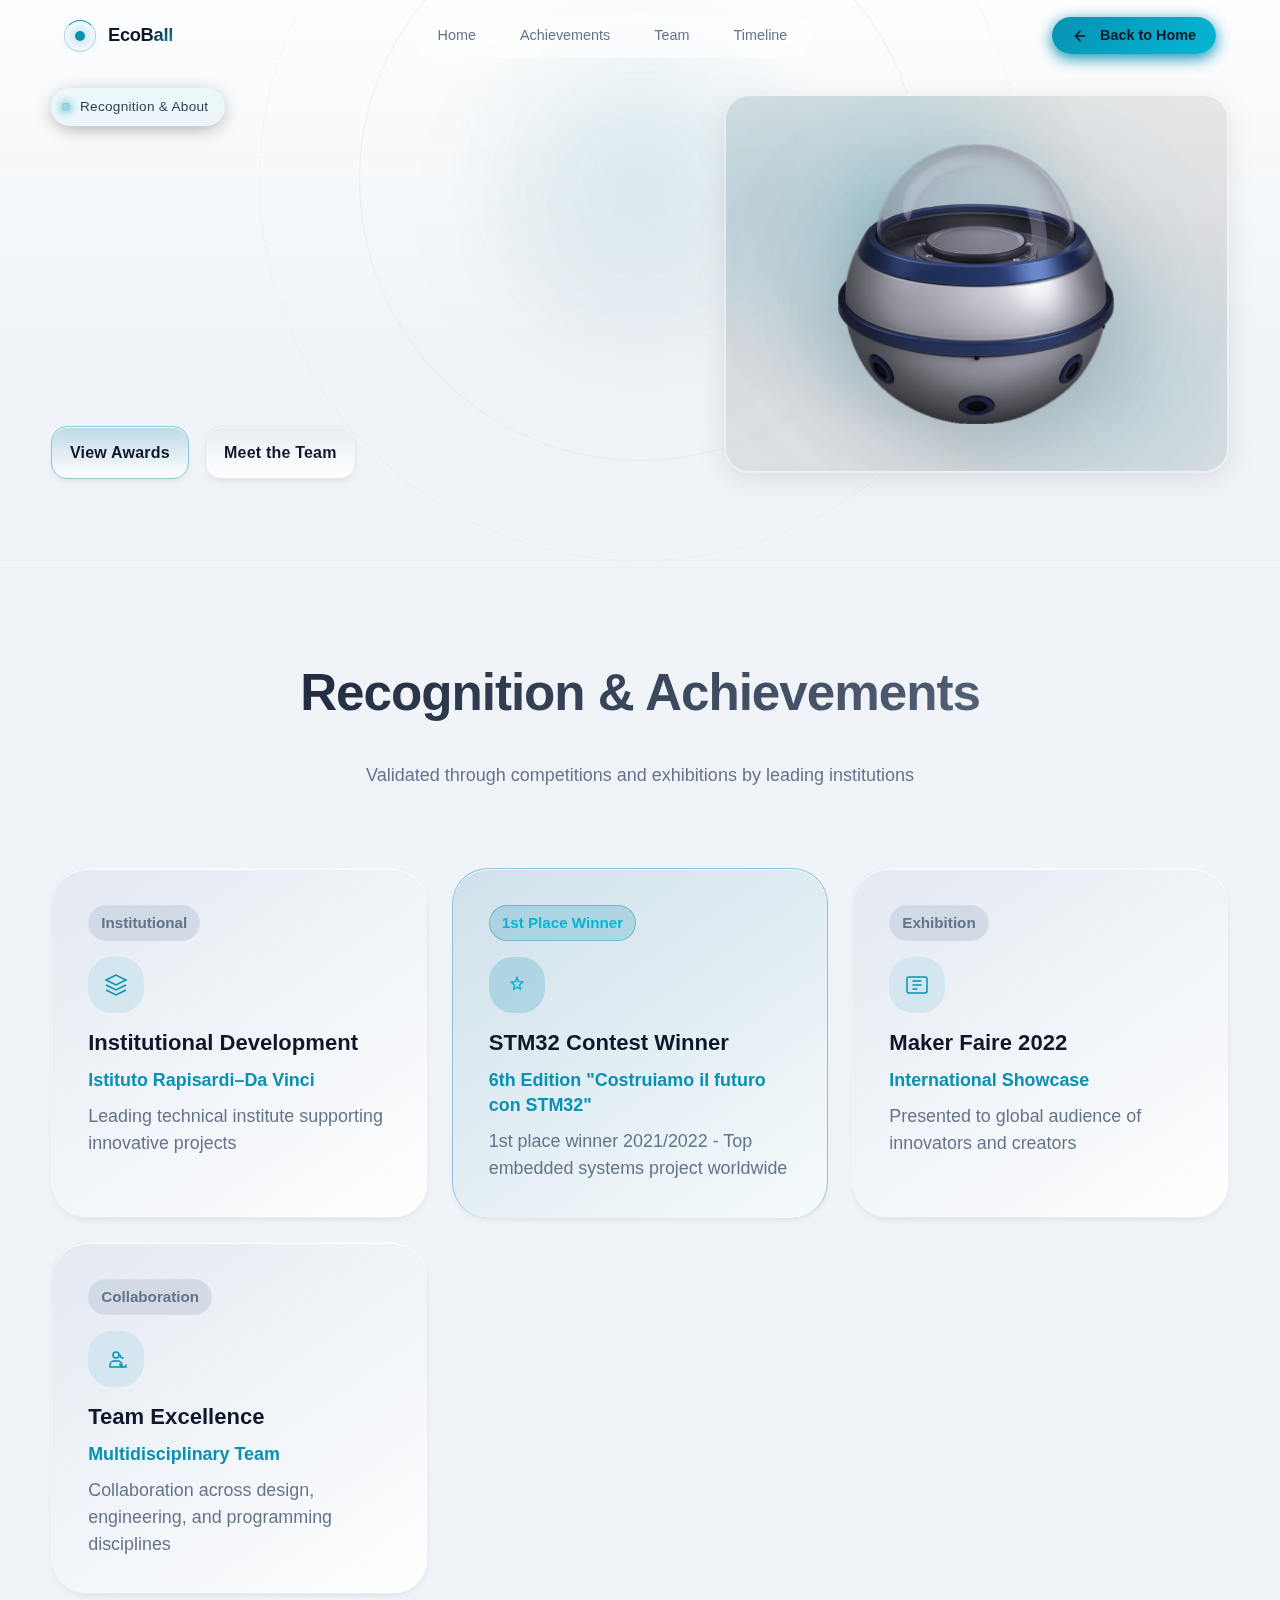
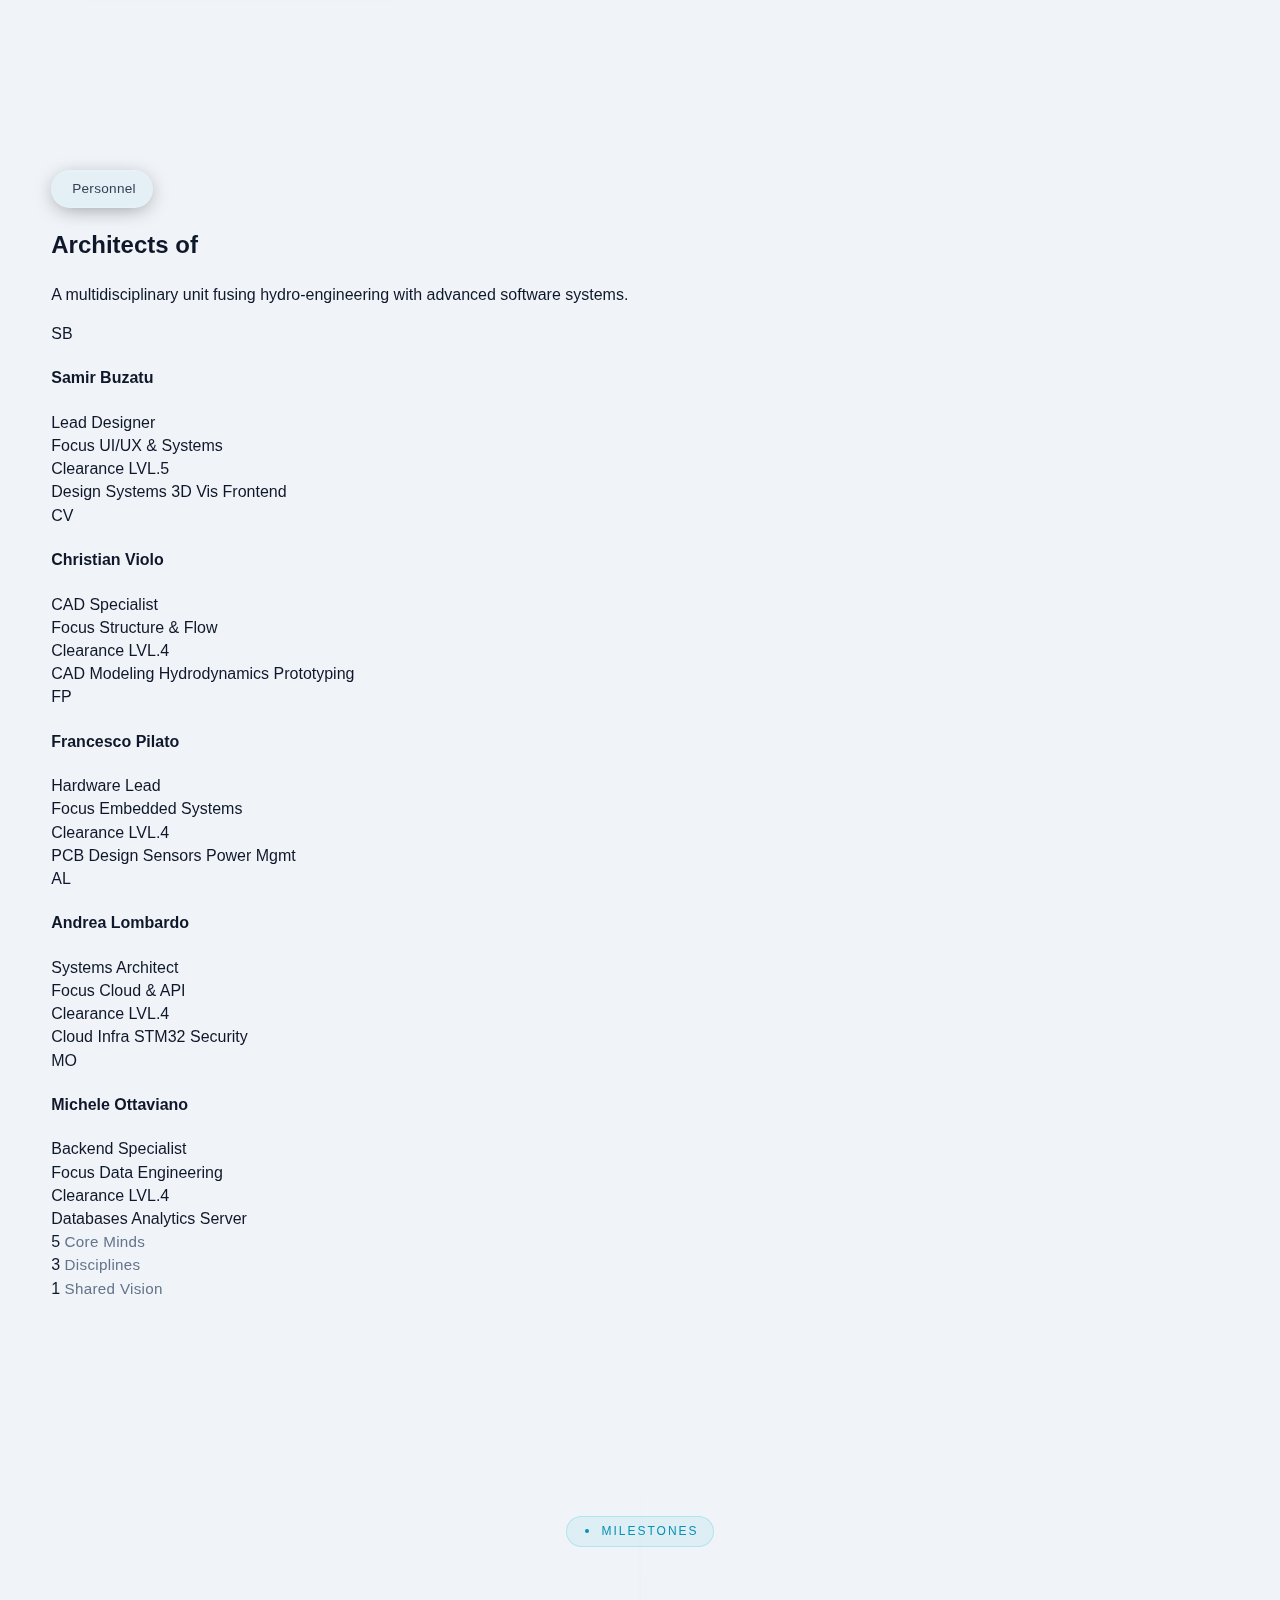
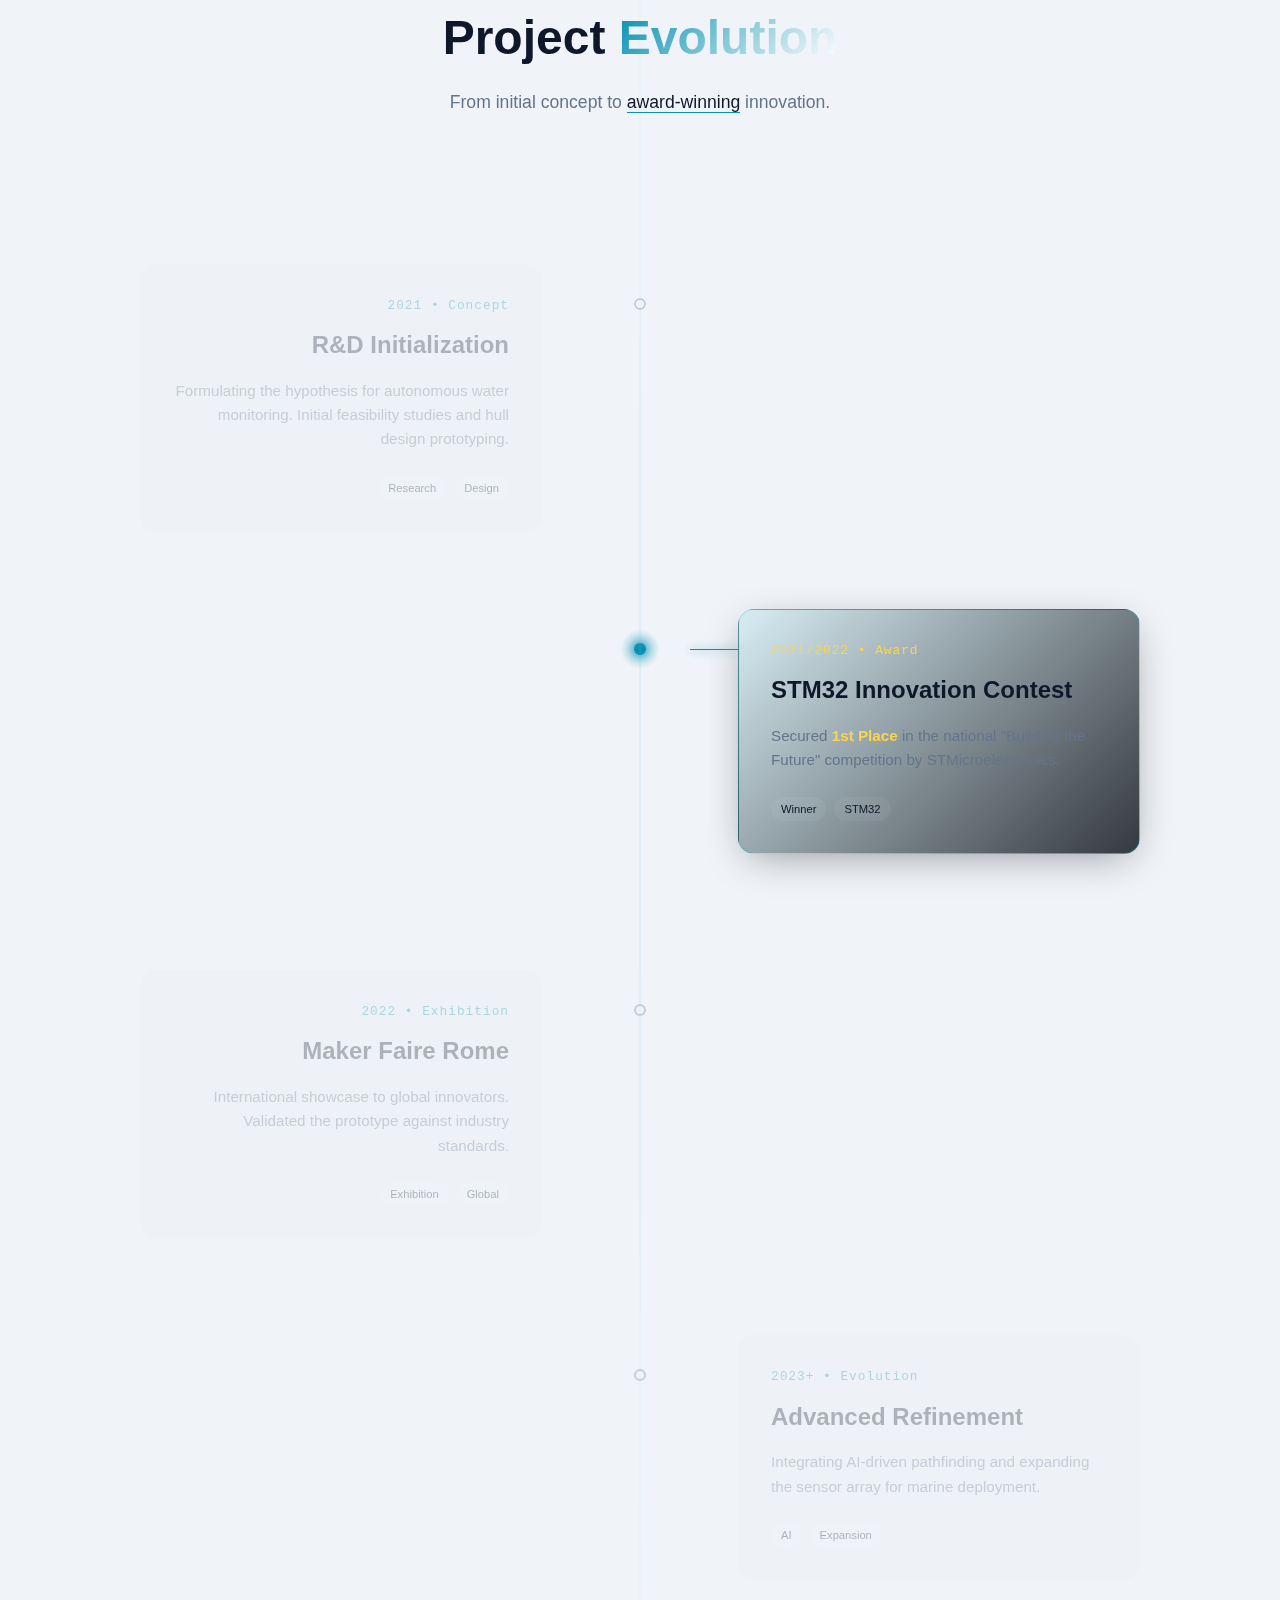
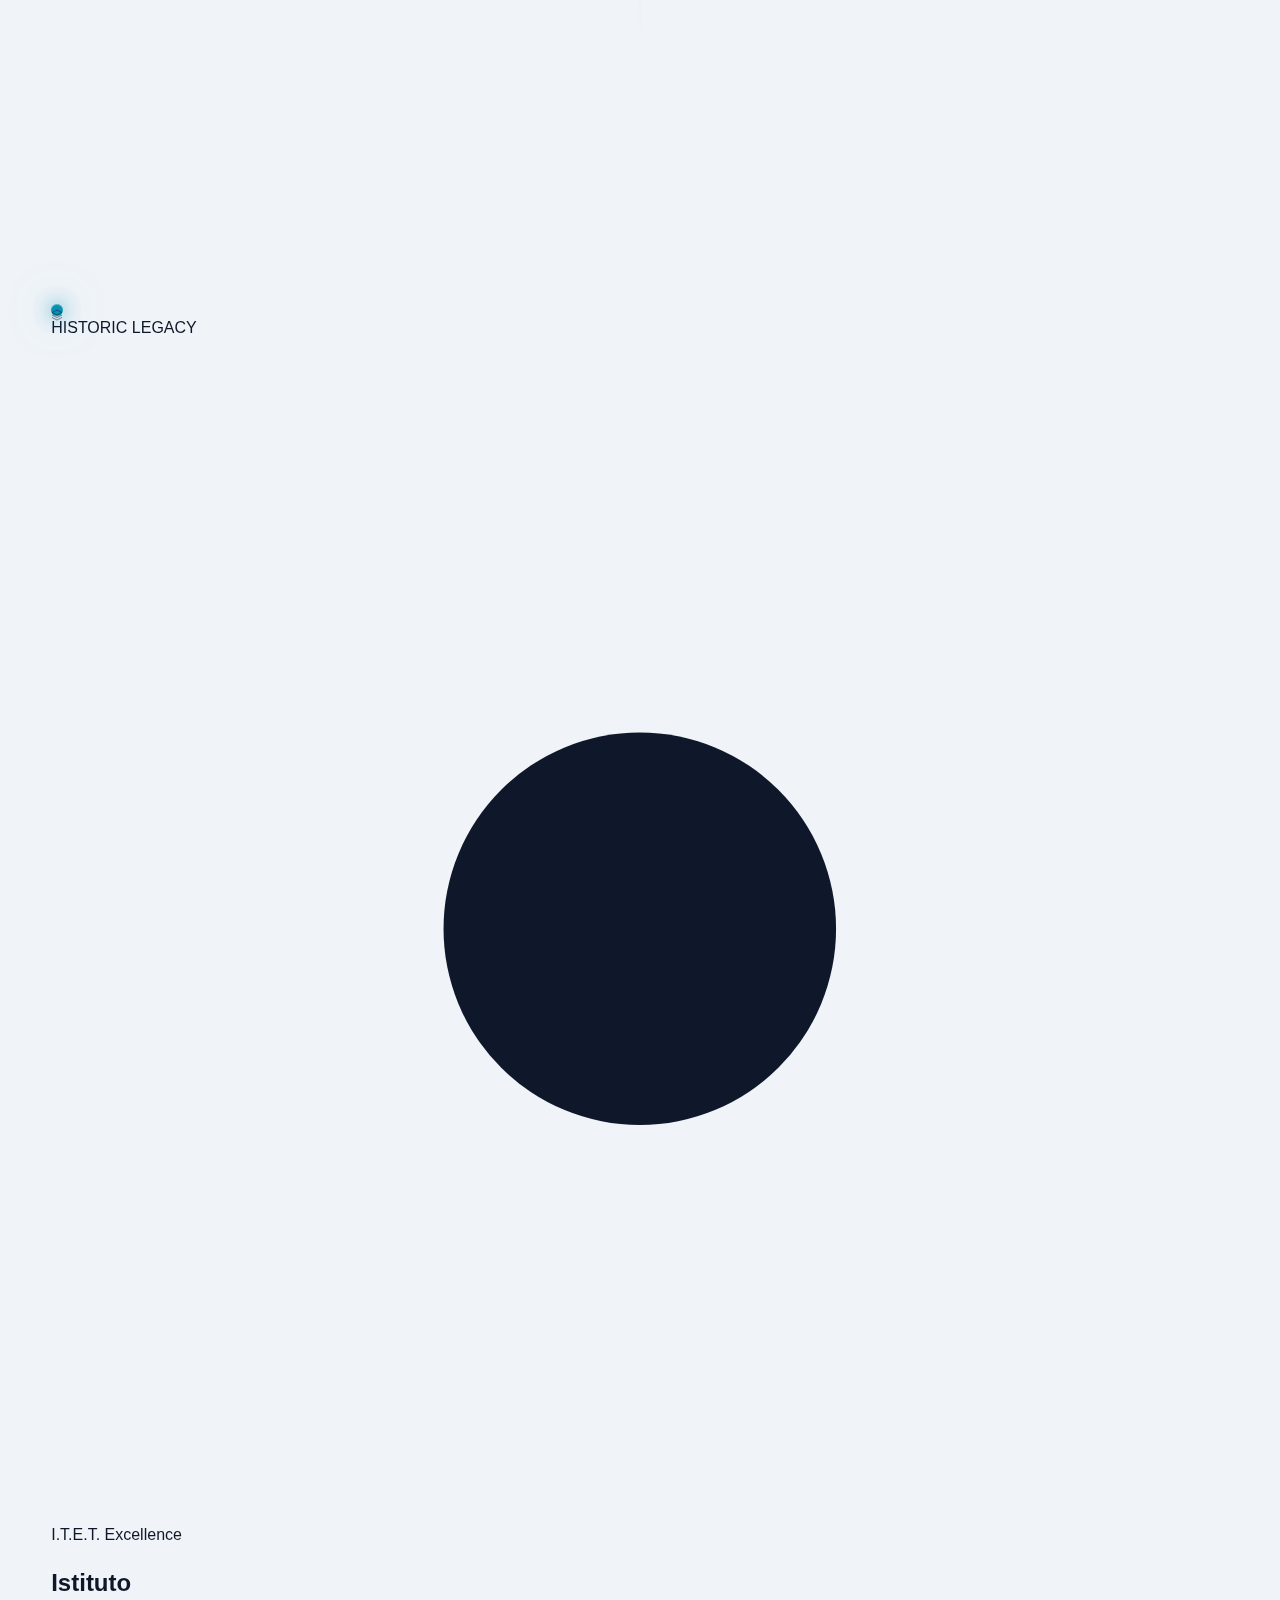
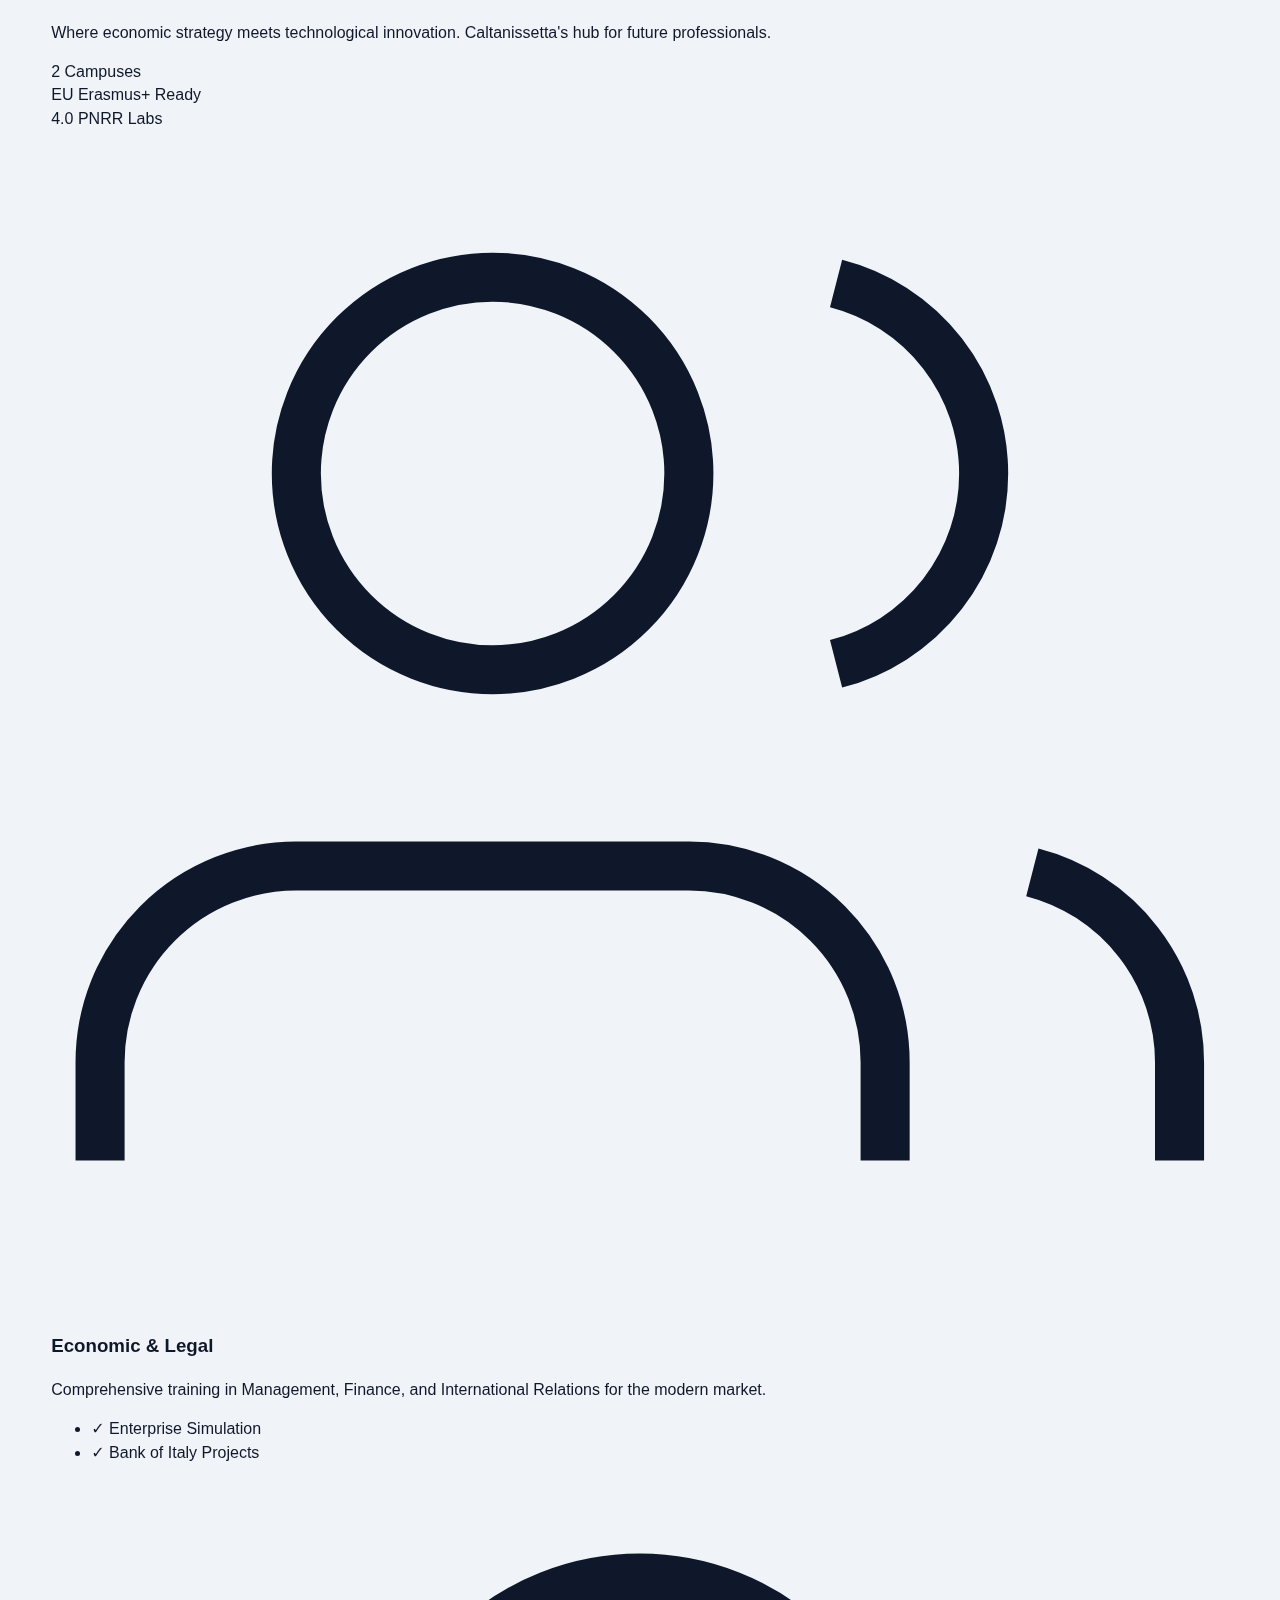
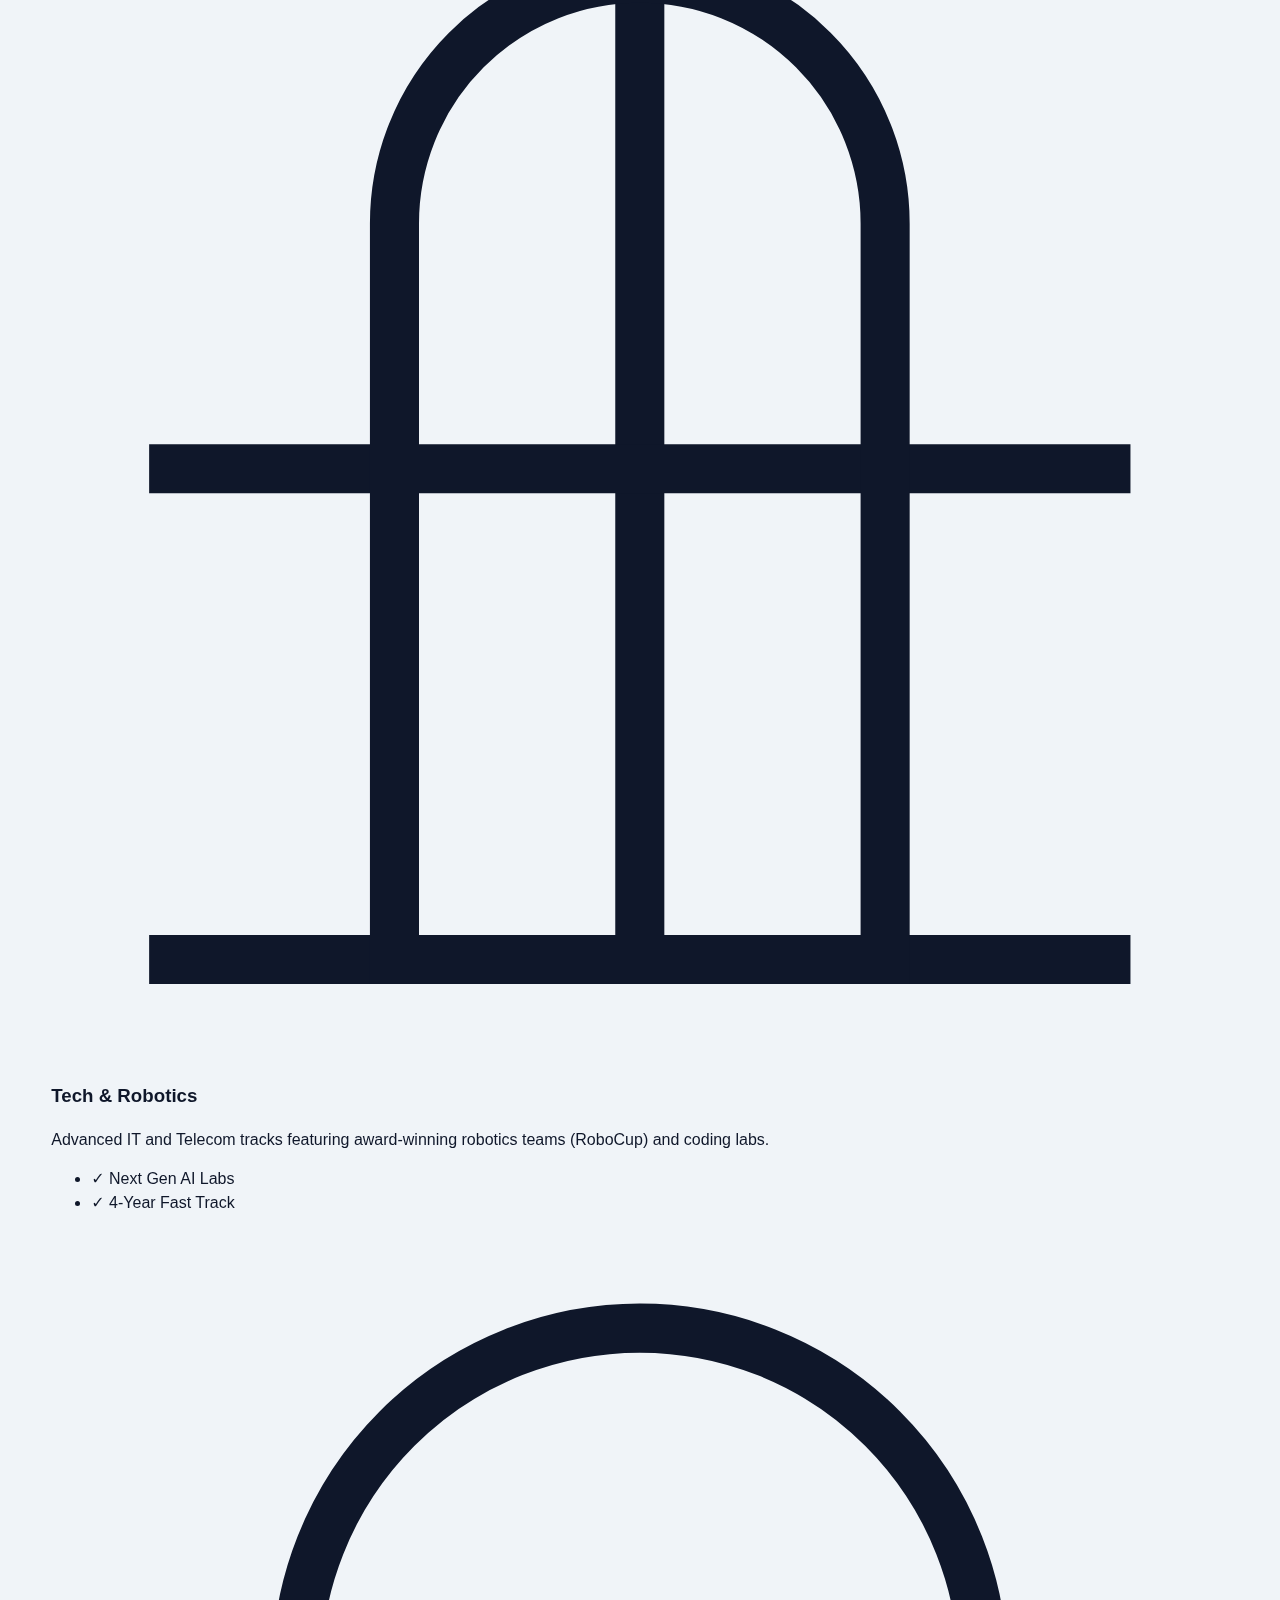
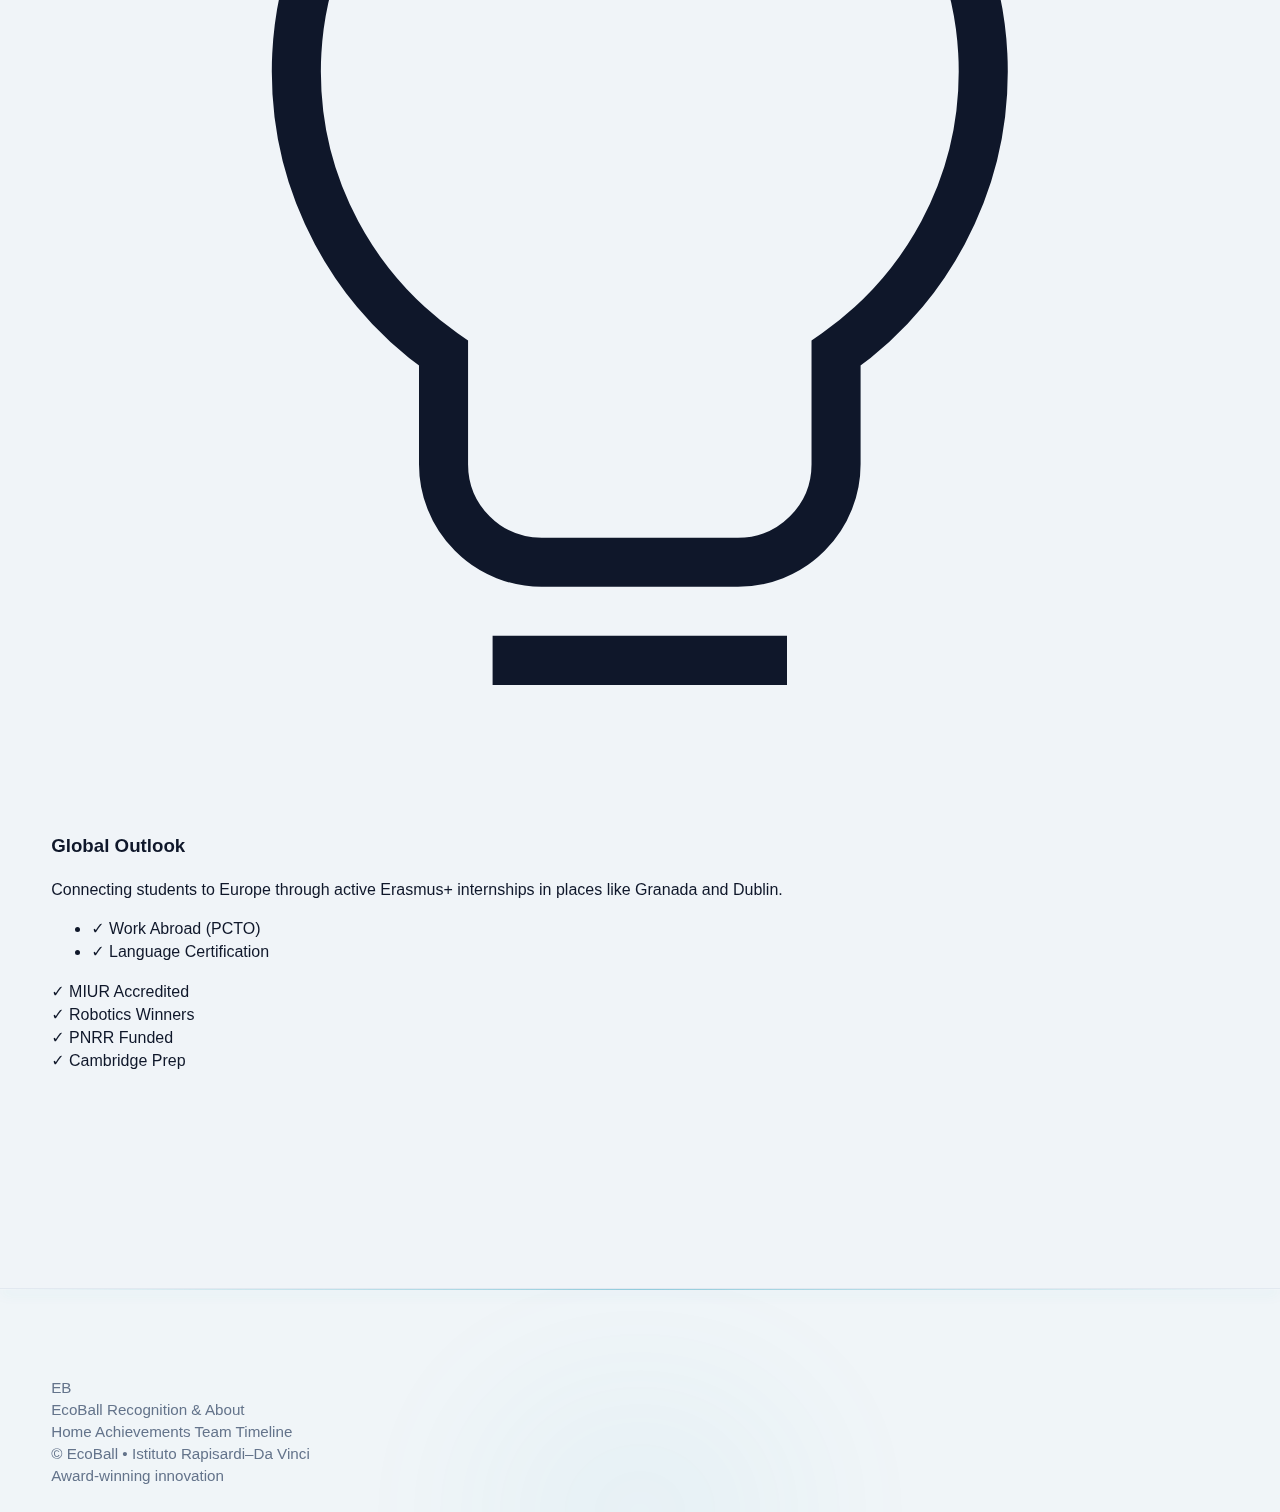
<file: recognition-about.html>
<!DOCTYPE html>
<html lang="en" class="no-js">
<head>
  <meta charset="utf-8" />
  <meta name="viewport" content="width=device-width, initial-scale=1, viewport-fit=cover" />
  <meta name="color-scheme" content="light dark" />
  
  <!-- Primary Meta Tags -->
  <title>Recognition & About - EcoBall | Achievements & Team</title>
  <meta name="description" content="Learn about EcoBall's achievements, awards, and the talented team behind the innovative water quality monitoring technology." />
  <meta name="keywords" content="EcoBall awards, STM32 contest winner, Maker Faire, environmental technology achievements, EcoBall team" />
  <meta name="author" content="EcoBall Team - Istituto Rapisardi-Da Vinci" />
  <meta name="robots" content="index, follow" />
  
  <!-- Open Graph / Facebook -->
  <meta property="og:type" content="website" />
  <meta property="og:url" content="https://ecoball.it/recognition-about/" />
  <meta property="og:title" content="Recognition & About - EcoBall | Achievements & Team" />
  <meta property="og:description" content="Awards, achievements and team behind EcoBall water monitoring technology." />
  <meta property="og:image" content="https://ecoball.it/images/ecoball-og-image.jpg" />
  
  <!-- Twitter -->
  <meta property="twitter:card" content="summary_large_image" />
  <meta property="twitter:url" content="https://ecoball.it/recognition-about/" />
  <meta property="twitter:title" content="Recognition & About - EcoBall" />
  <meta property="twitter:description" content="Achievements and team behind innovative water monitoring." />
  <meta property="twitter:image" content="https://ecoball.it/images/ecoball-og-image.png" />
  
  <!-- Canonical URL -->
  <link rel="canonical" href="https://ecoball.it/recognition-about/" />
  
  <!-- CSS Files -->
  <link rel="stylesheet" href="css/topbar.css" />
  <link rel="stylesheet" href="css/stat.css" />
  <link rel="stylesheet" href="css/styles.css" />
  <link rel="stylesheet" href="css/spec.css" />
  <link rel="stylesheet" href="css/tile.css" />
  <link rel="stylesheet" href="css/impact.css" />
  <link rel="stylesheet" href="css/timeline.css" />
  <link rel="stylesheet" href="css/architecture.css" />
  <link rel="stylesheet" href="css/footer.css" />
  <link rel="stylesheet" href="css/chip.css" />
  <link rel="stylesheet" href="css/scroll-line.css" />
  <link rel="stylesheet" href="css/teams.css" />
  <link rel="stylesheet" href="css/sphere.css" />
  <link rel="stylesheet" href="css/hardware.css" />
  <link rel="stylesheet" href="css/technical.css" />
  <link rel="stylesheet" href="css/maintenance.css" />
  <link rel="stylesheet" href="css/challenges.css" />
  <link rel="stylesheet" href="css/deployment.css" />
  <link rel="stylesheet" href="css/contact.css" />
  <link rel="stylesheet" href="css/mission.css" />
  <link rel="stylesheet" href="css/title.css" />
  <link rel="stylesheet" href="css/project-timeline.css" />
  <link rel="stylesheet" href="css/institutional-recognition.css" />

  <!-- Favicon -->
  <link rel="icon" type="image/x-icon" href="/favicon.ico">
</head>
<body>
  <!-- Top Bar Navigation -->
<nav class="top-bar" id="topBar">
  <div class="top-bar__container">
    
    <a href="index.html" class="brand-link">
      <div class="logo-mark">
        <div class="logo-core"></div>
        <div class="logo-ring"></div>
      </div>
      <span class="brand-name">EcoBall</span>
    </a>

    <div class="nav-menu">
      <a href="index.html" class="nav-item">
        <span class="nav-text">Home</span>
        <div class="nav-glow"></div>
      </a>
      <a href="#recognition" class="nav-item">
        <span class="nav-text">Achievements</span>
        <div class="nav-glow"></div>
      </a>
      <a href="#team" class="nav-item">
        <span class="nav-text">Team</span>
        <div class="nav-glow"></div>
      </a>
      <a href="#timeline" class="nav-item">
        <span class="nav-text">Timeline</span>
        <div class="nav-glow"></div>
      </a>
    </div>

    <div class="nav-actions">
      <a href="index.html" class="action-btn">
        <svg viewBox="0 0 24 24" fill="none" stroke="currentColor" style="transform: rotate(180deg); margin-right: 4px;">
          <path d="M5 12h14M12 5l7 7-7 7" stroke-width="2.5" stroke-linecap="round" stroke-linejoin="round"/>
        </svg>
        <span>Back to Home</span>
      </a>
      
      <button class="menu-toggle" id="menuToggle" aria-label="Menu">
        <div class="hamburger">
          <span></span><span></span>
        </div>
      </button>
    </div>

  </div>

  <div class="mobile-menu-overlay" id="mobileMenu">
    <div class="mobile-nav-content">
      <a href="index.html" class="m-link">Home</a>
      <a href="#recognition" class="m-link">Achievements</a>
      <a href="#team" class="m-link">Team</a>
      <a href="#timeline" class="m-link">Timeline</a>
      <a href="index.html" class="m-cta">Back to Home</a>
    </div>
  </div>

  <div class="scroll-progress-bar"></div>
</nav>
  <header class="hero">
    <div class="orbital" aria-hidden="true"></div>
    <div class="wrap hero-grid">
      <div class="">
        <span class="chip magnetic"><span class="dot"></span> Recognition & About</span>
        
        <div class="enhanced-title-group">
          <h1 class="title enhanced-title">
            <span class="title-line">
              <span class="title-word" data-word="Awards">Awards</span>
            </span>
            <span class="title-line">
              <span class="title-word" data-word="&"> & </span>
              <span class="title-word" data-word="Achievements">Achievements</span>
            </span>
          </h1>
          
          <p class="subtitle enhanced-subtitle">
            <span class="subtitle-content">
              Celebrating our journey, recognizing our accomplishments, and introducing the passionate team behind EcoBall's innovation.
            </span>
            <span class="subtitle-line"></span>
          </p>
        </div>

        <div class="actions">
          <a href="#recognition" class="btn primary magnetic" data-ripple="true">View Awards</a>
          <a href="#team" class="btn magnetic" data-ripple="true">Meet the Team</a>
        </div>
      </div>
      <div class="panel exploded " aria-label="EcoBall achievements visualization">
        <div class="exploded">
          <div class="canvas">
            <div class="sphere-container">
              <div class="sphere-shadow"></div>
              <div class="sphere-glow"></div>
              <img src="ecoball-def.png" alt="Ecoball awards and recognition visualization" class="sphere">
              <div class="sphere-reflection"></div>
            </div>
          </div>
        </div>
      </div>
    </div>
  </header>

  <main>
    <!-- Recognition & Achievements Section -->
    <section id="recognition">
      <div class="wrap">
        <div class="headline ">
          <h2 style="font-size: var(--size-6);">Recognition & Achievements</h2>
          <p>Validated through competitions and exhibitions by leading institutions</p>
        </div>
        
        <div class="achievements-grid">
          <div class="achievement-card ">
            <div class="achievement-badge">Institutional</div>
            <div class="achievement-icon">
              <svg width="24" height="24" viewBox="0 0 24 24" fill="none">
                <path d="M12 2L2 7L12 12L22 7L12 2Z" stroke="currentColor" stroke-width="1.5"/>
                <path d="M2 17L12 22L22 17" stroke="currentColor" stroke-width="1.5"/>
                <path d="M2 12L12 17L22 12" stroke="currentColor" stroke-width="1.5"/>
              </svg>
            </div>
            <div class="achievement-content">
              <h3>Institutional Development</h3>
              <p class="achievement-org">Istituto Rapisardi–Da Vinci</p>
              <p class="achievement-desc">Leading technical institute supporting innovative projects</p>
            </div>
          </div>
          
          <div class="achievement-card highlight ">
            <div class="achievement-badge primary">1st Place Winner</div>
            <div class="achievement-icon">
              <svg width="24" height="24" viewBox="0 0 24 24" fill="none">
                <path d="M12 4L13.5 8.5L18 9L14.5 12L15.5 16.5L12 14L8.5 16.5L9.5 12L6 9L10.5 8.5L12 4Z" stroke="currentColor" stroke-width="1.5" stroke-linecap="round" stroke-linejoin="round"/>
              </svg>
            </div>
            <div class="achievement-content">
              <h3>STM32 Contest Winner</h3>
              <p class="achievement-org">6th Edition "Costruiamo il futuro con STM32"</p>
              <p class="achievement-desc">1st place winner 2021/2022 - Top embedded systems project worldwide</p>
            </div>
          </div>
          
          <div class="achievement-card ">
            <div class="achievement-badge">Exhibition</div>
            <div class="achievement-icon">
              <svg width="24" height="24" viewBox="0 0 24 24" fill="none">
                <rect x="2" y="4" width="20" height="16" rx="2" stroke="currentColor" stroke-width="1.5"/>
                <path d="M8 8H16" stroke="currentColor" stroke-width="1.5" stroke-linecap="round"/>
                <path d="M8 12H16" stroke="currentColor" stroke-width="1.5" stroke-linecap="round"/>
                <path d="M8 16H12" stroke="currentColor" stroke-width="1.5" stroke-linecap="round"/>
              </svg>
            </div>
            <div class="achievement-content">
              <h3>Maker Faire 2022</h3>
              <p class="achievement-org">International Showcase</p>
              <p class="achievement-desc">Presented to global audience of innovators and creators</p>
            </div>
          </div>
          
          <div class="achievement-card ">
            <div class="achievement-badge">Collaboration</div>
            <div class="achievement-icon">
              <svg width="24" height="24" viewBox="0 0 24 24" fill="none">
                <circle cx="12" cy="8" r="3" stroke="currentColor" stroke-width="1.5"/>
                <path d="M6 18C6 15.7909 7.79086 14 10 14H14C16.2091 14 18 15.7909 18 18V20H6V18Z" stroke="currentColor" stroke-width="1.5"/>
                <path d="M16 8C16 9.65685 17.3431 11 19 11" stroke="currentColor" stroke-width="1.5" stroke-linecap="round"/>
                <path d="M22 18V20H19C17.3431 20 16 18.6569 16 17" stroke="currentColor" stroke-width="1.5" stroke-linecap="round"/>
              </svg>
            </div>
            <div class="achievement-content">
              <h3>Team Excellence</h3>
              <p class="achievement-org">Multidisciplinary Team</p>
              <p class="achievement-desc">Collaboration across design, engineering, and programming disciplines</p>
            </div>
          </div>
        </div>
      </div>
    </section>

    <!-- Extended Team Details -->
<section id="team" class="team-section">
  <div class="team-bg-layer">
    <div class="connect-grid"></div>
    <div class="connect-lines"></div> </div>

  <div class="wrap">
    
    <div class="team-header">
      <div class="chip">
        <span class="tag-icon">
          <svg viewBox="0 0 24 24" fill="none" stroke="currentColor"><path d="M17 21v-2a4 4 0 0 0-4-4H5a4 4 0 0 0-4 4v2"/><circle cx="9" cy="7" r="4"/><path d="M23 21v-2a4 4 0 0 0-3-3.87"/><path d="M16 3.13a4 4 0 0 1 0 7.75"/></svg>
        </span>
        <span>Personnel</span>
      </div>
      <h2 class="team-title">Architects of <span class="text-gradient">Autonomy</span></h2>
      <p class="team-subtitle">
        A multidisciplinary unit fusing <span class="highlight">hydro-engineering</span> with advanced software systems.
      </p>
    </div>

    <div class="roster-grid">
      
      <article class="roster-card" data-role="lead">
        <div class="card-glass"></div>
        <div class="card-border"></div>
        <div class="card-content">
          <div class="member-id">
            <div class="avatar-box">
              <span class="initials">SB</span>
              <div class="online-status pulse"></div>
            </div>
            <div class="id-info">
              <h4>Samir Buzatu</h4>
              <span class="role-badge">Lead Designer</span>
            </div>
          </div>
          
          <div class="scan-divider"></div>
          
          <div class="member-specs">
            <div class="spec-group">
              <span class="label">Focus</span>
              <span class="val">UI/UX & Systems</span>
            </div>
            <div class="spec-group">
              <span class="label">Clearance</span>
              <span class="val mono">LVL.5</span>
            </div>
          </div>

          <div class="skill-tags">
            <span class="tag">Design Systems</span>
            <span class="tag">3D Vis</span>
            <span class="tag">Frontend</span>
          </div>
        </div>
      </article>

      <article class="roster-card" data-role="cad">
        <div class="card-glass"></div>
        <div class="card-border"></div>
        <div class="card-content">
          <div class="member-id">
            <div class="avatar-box">
              <span class="initials">CV</span>
              <div class="online-status"></div>
            </div>
            <div class="id-info">
              <h4>Christian Violo</h4>
              <span class="role-badge">CAD Specialist</span>
            </div>
          </div>
          
          <div class="scan-divider"></div>
          
          <div class="member-specs">
            <div class="spec-group">
              <span class="label">Focus</span>
              <span class="val">Structure & Flow</span>
            </div>
            <div class="spec-group">
              <span class="label">Clearance</span>
              <span class="val mono">LVL.4</span>
            </div>
          </div>

          <div class="skill-tags">
            <span class="tag">CAD Modeling</span>
            <span class="tag">Hydrodynamics</span>
            <span class="tag">Prototyping</span>
          </div>
        </div>
      </article>

      <article class="roster-card" data-role="hw">
        <div class="card-glass"></div>
        <div class="card-border"></div>
        <div class="card-content">
          <div class="member-id">
            <div class="avatar-box">
              <span class="initials">FP</span>
              <div class="online-status"></div>
            </div>
            <div class="id-info">
              <h4>Francesco Pilato</h4>
              <span class="role-badge">Hardware Lead</span>
            </div>
          </div>
          
          <div class="scan-divider"></div>
          
          <div class="member-specs">
            <div class="spec-group">
              <span class="label">Focus</span>
              <span class="val">Embedded Systems</span>
            </div>
            <div class="spec-group">
              <span class="label">Clearance</span>
              <span class="val mono">LVL.4</span>
            </div>
          </div>

          <div class="skill-tags">
            <span class="tag">PCB Design</span>
            <span class="tag">Sensors</span>
            <span class="tag">Power Mgmt</span>
          </div>
        </div>
      </article>

      <article class="roster-card" data-role="sys">
        <div class="card-glass"></div>
        <div class="card-border"></div>
        <div class="card-content">
          <div class="member-id">
            <div class="avatar-box">
              <span class="initials">AL</span>
              <div class="online-status"></div>
            </div>
            <div class="id-info">
              <h4>Andrea Lombardo</h4>
              <span class="role-badge">Systems Architect</span>
            </div>
          </div>
          
          <div class="scan-divider"></div>
          
          <div class="member-specs">
            <div class="spec-group">
              <span class="label">Focus</span>
              <span class="val">Cloud & API</span>
            </div>
            <div class="spec-group">
              <span class="label">Clearance</span>
              <span class="val mono">LVL.4</span>
            </div>
          </div>

          <div class="skill-tags">
            <span class="tag">Cloud Infra</span>
            <span class="tag">STM32</span>
            <span class="tag">Security</span>
          </div>
        </div>
      </article>

      <article class="roster-card" data-role="back">
        <div class="card-glass"></div>
        <div class="card-border"></div>
        <div class="card-content">
          <div class="member-id">
            <div class="avatar-box">
              <span class="initials">MO</span>
              <div class="online-status"></div>
            </div>
            <div class="id-info">
              <h4>Michele Ottaviano</h4>
              <span class="role-badge">Backend Specialist</span>
            </div>
          </div>
          
          <div class="scan-divider"></div>
          
          <div class="member-specs">
            <div class="spec-group">
              <span class="label">Focus</span>
              <span class="val">Data Engineering</span>
            </div>
            <div class="spec-group">
              <span class="label">Clearance</span>
              <span class="val mono">LVL.4</span>
            </div>
          </div>

          <div class="skill-tags">
            <span class="tag">Databases</span>
            <span class="tag">Analytics</span>
            <span class="tag">Server</span>
          </div>
        </div>
      </article>

    </div>

    <div class="team-footer">
      <div class="collab-stat">
        <span class="stat-num">5</span>
        <span class="stat-label">Core Minds</span>
      </div>
      <div class="footer-divider"></div>
      <div class="collab-stat">
        <span class="stat-num">3</span>
        <span class="stat-label">Disciplines</span>
      </div>
      <div class="footer-divider"></div>
      <div class="collab-stat">
        <span class="stat-num">1</span>
        <span class="stat-label">Shared Vision</span>
      </div>
    </div>

  </div>
</section>

    <!-- Project Timeline/History -->
    <!-- Premium Project Timeline -->
<section id="timeline" class="timeline-section">
  <div class="tl-ambient">
    <div class="tl-beam"></div>
    <div class="tl-dust"></div>
  </div>

  <div class="wrap">
    
    <div class="tl-header">
      <div class="tl-badge">
        <span class="tl-icon"><svg viewBox="0 0 24 24" fill="currentColor"><circle cx="12" cy="12" r="4"/></svg></span>
        <span>Milestones</span>
      </div>
      <h2 class="tl-title">Project <span class="text-gradient">Evolution</span></h2>
      <p class="tl-subtitle">
        From initial concept to <span class="highlight">award-winning</span> innovation.
      </p>
    </div>

    <div class="timeline-container">
      
      <div class="timeline-spine">
        <div class="spine-line"></div>
        <div class="spine-progress"></div>
      </div>

      <div class="tl-node left" data-year="2021">
        <div class="node-marker">
          <div class="marker-core"></div>
          <div class="marker-halo"></div>
        </div>
        <div class="node-content">
          <div class="node-card">
            <div class="card-shimmer"></div>
            <div class="card-meta">2021 • Concept</div>
            <h3>R&D Initialization</h3>
            <p>Formulating the hypothesis for autonomous water monitoring. Initial feasibility studies and hull design prototyping.</p>
            <div class="tags">
              <span>Research</span><span>Design</span>
            </div>
          </div>
        </div>
      </div>

      <div class="tl-node right active-node" data-year="2022">
        <div class="node-marker">
          <div class="marker-core"></div>
          <div class="marker-halo"></div>
        </div>
        <div class="node-content">
          <div class="node-card featured">
            <div class="card-shimmer"></div>
            <div class="card-meta gold">2021/2022 • Award</div>
            <h3>STM32 Innovation Contest</h3>
            <p>Secured <strong class="gold-txt">1st Place</strong> in the national "Building the Future" competition by STMicroelectronics.</p>
            <div class="tags">
              <span>Winner</span><span>STM32</span>
            </div>
          </div>
        </div>
      </div>

      <div class="tl-node left" data-year="2022">
        <div class="node-marker">
          <div class="marker-core"></div>
          <div class="marker-halo"></div>
        </div>
        <div class="node-content">
          <div class="node-card">
            <div class="card-shimmer"></div>
            <div class="card-meta">2022 • Exhibition</div>
            <h3>Maker Faire Rome</h3>
            <p>International showcase to global innovators. Validated the prototype against industry standards.</p>
            <div class="tags">
              <span>Exhibition</span><span>Global</span>
            </div>
          </div>
        </div>
      </div>

      <div class="tl-node right" data-year="2023">
        <div class="node-marker">
          <div class="marker-core"></div>
          <div class="marker-halo"></div>
        </div>
        <div class="node-content">
          <div class="node-card">
            <div class="card-shimmer"></div>
            <div class="card-meta">2023+ • Evolution</div>
            <h3>Advanced Refinement</h3>
            <p>Integrating AI-driven pathfinding and expanding the sensor array for marine deployment.</p>
            <div class="tags">
              <span>AI</span><span>Expansion</span>
            </div>
          </div>
        </div>
      </div>

    </div>

  </div>
</section>

    <!-- Institutional Recognition -->
    <!-- Enhanced Institutional Recognition -->
<!-- Premium Institutional Support -->
<section id="institutional" class="institutional-section">
  <div class="inst-ambient">
    <div class="light-beam"></div>
    <div class="dust-particles"></div>
  </div>

  <div class="wrap">
    
    <div class="inst-header-complex">
      
      <div class="legacy-orb-container">
        <div class="orb-rings">
          <div class="o-ring r1"></div>
          <div class="o-ring r2"></div>
          <div class="o-ring r3"></div>
        </div>
        <div class="orb-core">
          <div class="core-shimmer"></div>
          <svg class="orb-icon" viewBox="0 0 24 24" fill="none" stroke="currentColor">
            <path d="M12 2L2 7l10 5 10-5-10-5zM2 17l10 5 10-5M2 12l10 5 10-5"/>
          </svg>
        </div>
        <div class="orb-label">HISTORIC LEGACY</div>
      </div>

      <div class="inst-titles">
        <div class="badge-pill">
          <span class="badge-icon"><svg viewBox="0 0 24 24" fill="currentColor"><circle cx="12" cy="12" r="4"/></svg></span>
          <span>I.T.E.T. Excellence</span>
        </div>
        <h2 class="inst-title">
          Istituto <span class="text-gradient">Rapisardi-Da Vinci</span>
        </h2>
        <p class="inst-subtitle">
          Where <span class="highlight">economic strategy</span> meets technological innovation. 
          Caltanissetta's hub for future professionals.
        </p>
        
        <div class="quick-stats">
          <div class="q-stat">
            <span class="q-val">2</span>
            <span class="q-label">Campuses</span>
          </div>
          <div class="v-divider"></div>
          <div class="q-stat">
            <span class="q-val">EU</span>
            <span class="q-label">Erasmus+ Ready</span>
          </div>
          <div class="v-divider"></div>
          <div class="q-stat">
            <span class="q-val">4.0</span>
            <span class="q-label">PNRR Labs</span>
          </div>
        </div>
      </div>
    </div>

    <div class="benefits-grid">
      
      <div class="benefit-card">
        <div class="card-halo"></div>
        <div class="card-icon-float">
          <svg viewBox="0 0 24 24" fill="none" stroke="currentColor"><path d="M17 21v-2a4 4 0 0 0-4-4H5a4 4 0 0 0-4 4v2"/><circle cx="9" cy="7" r="4"/><path d="M23 21v-2a4 4 0 0 0-3-3.87"/><path d="M16 3.13a4 4 0 0 1 0 7.75"/></svg>
        </div>
        <div class="card-content">
          <h3>Economic & Legal</h3>
          <p>Comprehensive training in Management, Finance, and International Relations for the modern market.</p>
          <ul class="benefit-list">
            <li><span class="check">✓</span> Enterprise Simulation</li>
            <li><span class="check">✓</span> Bank of Italy Projects</li>
          </ul>
        </div>
      </div>

      <div class="benefit-card featured"> <div class="card-halo"></div>
        <div class="card-icon-float">
          <svg viewBox="0 0 24 24" fill="none" stroke="currentColor"><path d="M2 22h20"/><path d="M12 2v20"/><path d="M2 12h20"/><path d="M12 2a5 5 0 0 1 5 5v15H7V7a5 5 0 0 1 5-5z"/></svg>
        </div>
        <div class="card-content">
          <h3>Tech & Robotics</h3>
          <p>Advanced IT and Telecom tracks featuring award-winning robotics teams (RoboCup) and coding labs.</p>
          <ul class="benefit-list">
            <li><span class="check">✓</span> Next Gen AI Labs</li>
            <li><span class="check">✓</span> 4-Year Fast Track</li>
          </ul>
        </div>
      </div>

      <div class="benefit-card">
        <div class="card-halo"></div>
        <div class="card-icon-float">
          <svg viewBox="0 0 24 24" fill="none" stroke="currentColor"><path d="M12 2a7 7 0 0 1 7 7c0 2.38-1.19 4.47-3 5.74V17a2 2 0 0 1-2 2H10a2 2 0 0 1-2-2v-2.26C6.19 13.47 5 11.38 5 9a7 7 0 0 1 7-7z"/><path d="M9 21h6"/></svg>
        </div>
        <div class="card-content">
          <h3>Global Outlook</h3>
          <p>Connecting students to Europe through active Erasmus+ internships in places like Granada and Dublin.</p>
          <ul class="benefit-list">
            <li><span class="check">✓</span> Work Abroad (PCTO)</li>
            <li><span class="check">✓</span> Language Certification</li>
          </ul>
        </div>
      </div>

    </div>

    <div class="trust-strip">
      <div class="trust-badge">
        <span class="t-icon">✓</span> MIUR Accredited
      </div>
      <div class="trust-badge">
        <span class="t-icon">✓</span> Robotics Winners
      </div>
      <div class="trust-badge">
        <span class="t-icon">✓</span> PNRR Funded
      </div>
      <div class="trust-badge">
        <span class="t-icon">✓</span> Cambridge Prep
      </div>
    </div>

  </div>
</section>
  </main>

  <footer>
    <div class="wrap">
      <div class="footer-content">
        <div class="footer-main">
          <div class="footer-brand">
            <div class="logo">
              <div class="logo__dot"></div>
              <span class="logo__text">EB</span>
            </div>
            <div class="footer-tagline">
              <span>EcoBall</span>
              <span class="footer-subtle">Recognition & About</span>
            </div>
          </div>
          
          <nav class="footer-nav">
            <a href="index.html">Home</a>
            <a href="#recognition">Achievements</a>
            <a href="#team">Team</a>
            <a href="#timeline">Timeline</a>
          </nav>
        </div>
        
        <div class="footer-meta">
          <div class="footer-legal">
            <span>© <span id="year"></span> EcoBall</span>
            <span class="footer-divider">•</span>
            <span>Istituto Rapisardi–Da Vinci</span>
          </div>
          <div class="footer-status">
            <div class="status-indicator"></div>
            <span>Award-winning innovation</span>
          </div>
        </div>
      </div>
    </div>
  </footer>

  <script src="js/script.js"></script>
</body>
</html>
</file>
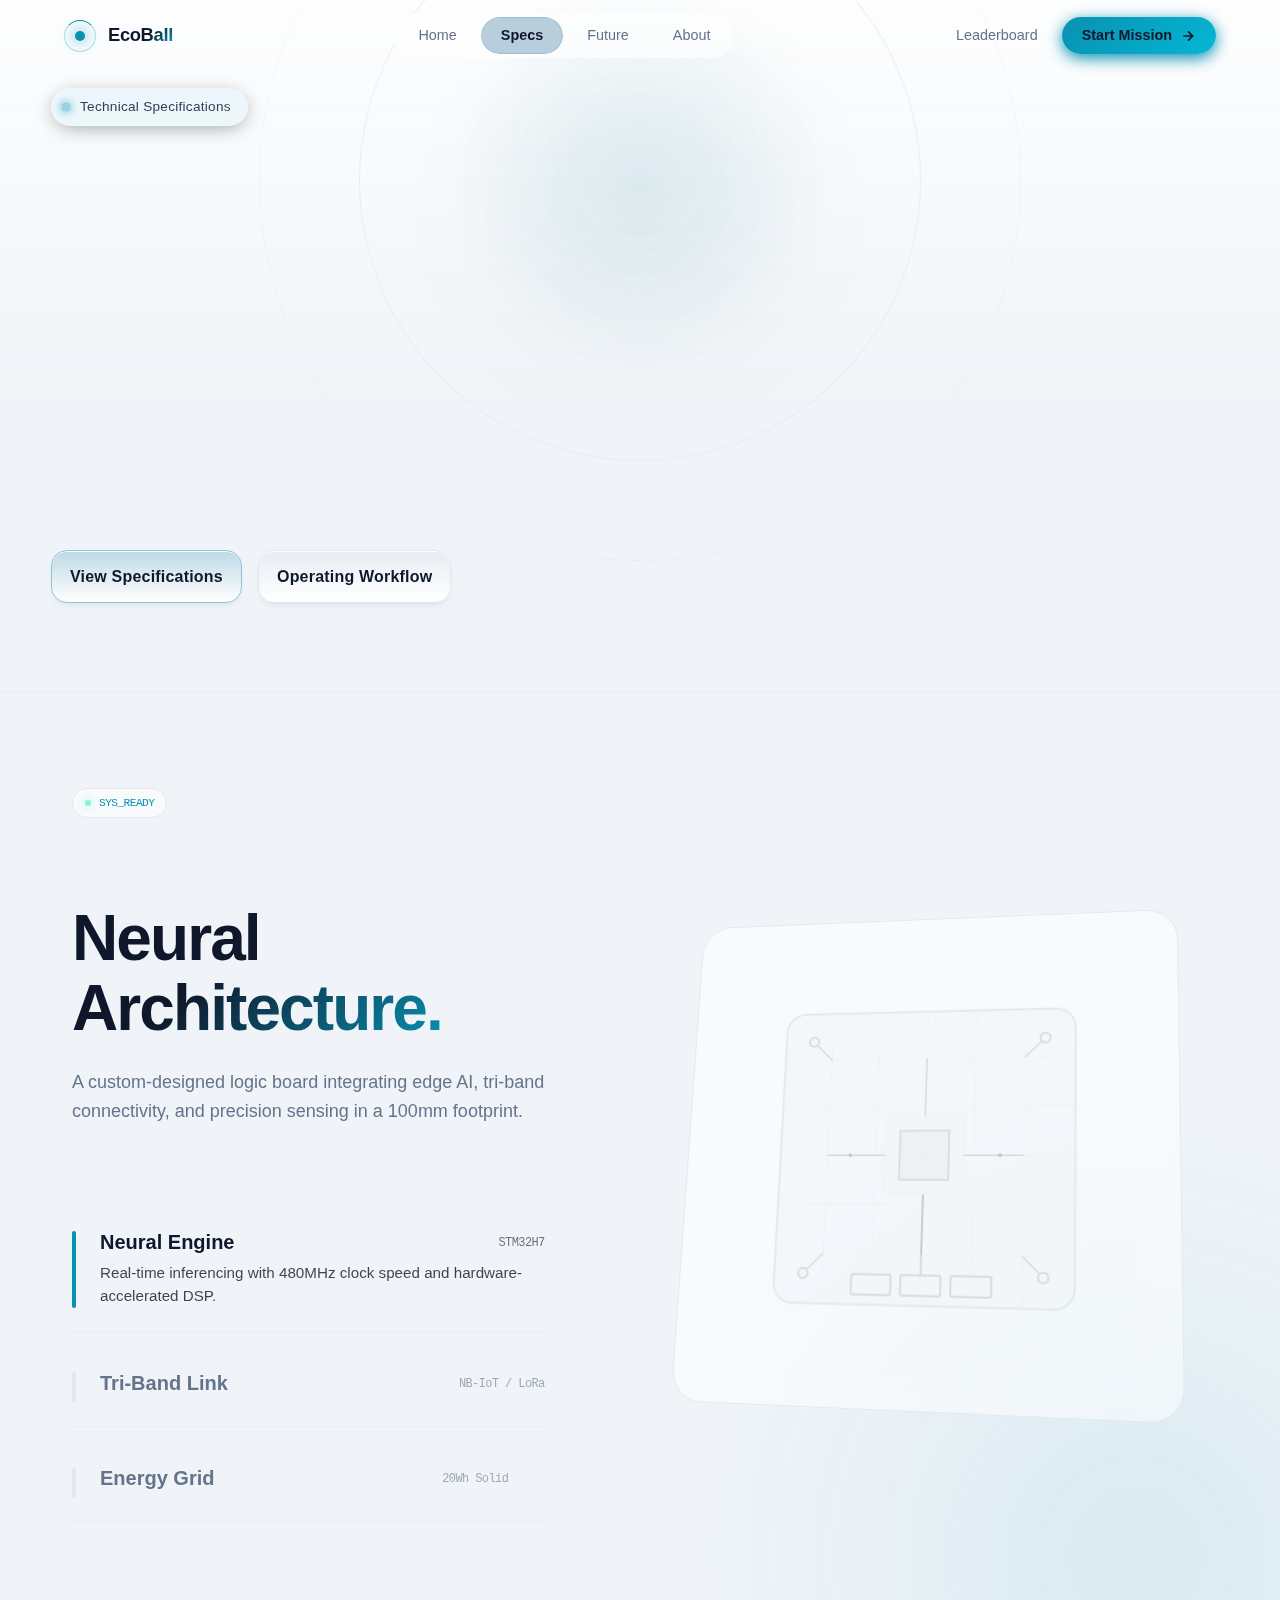
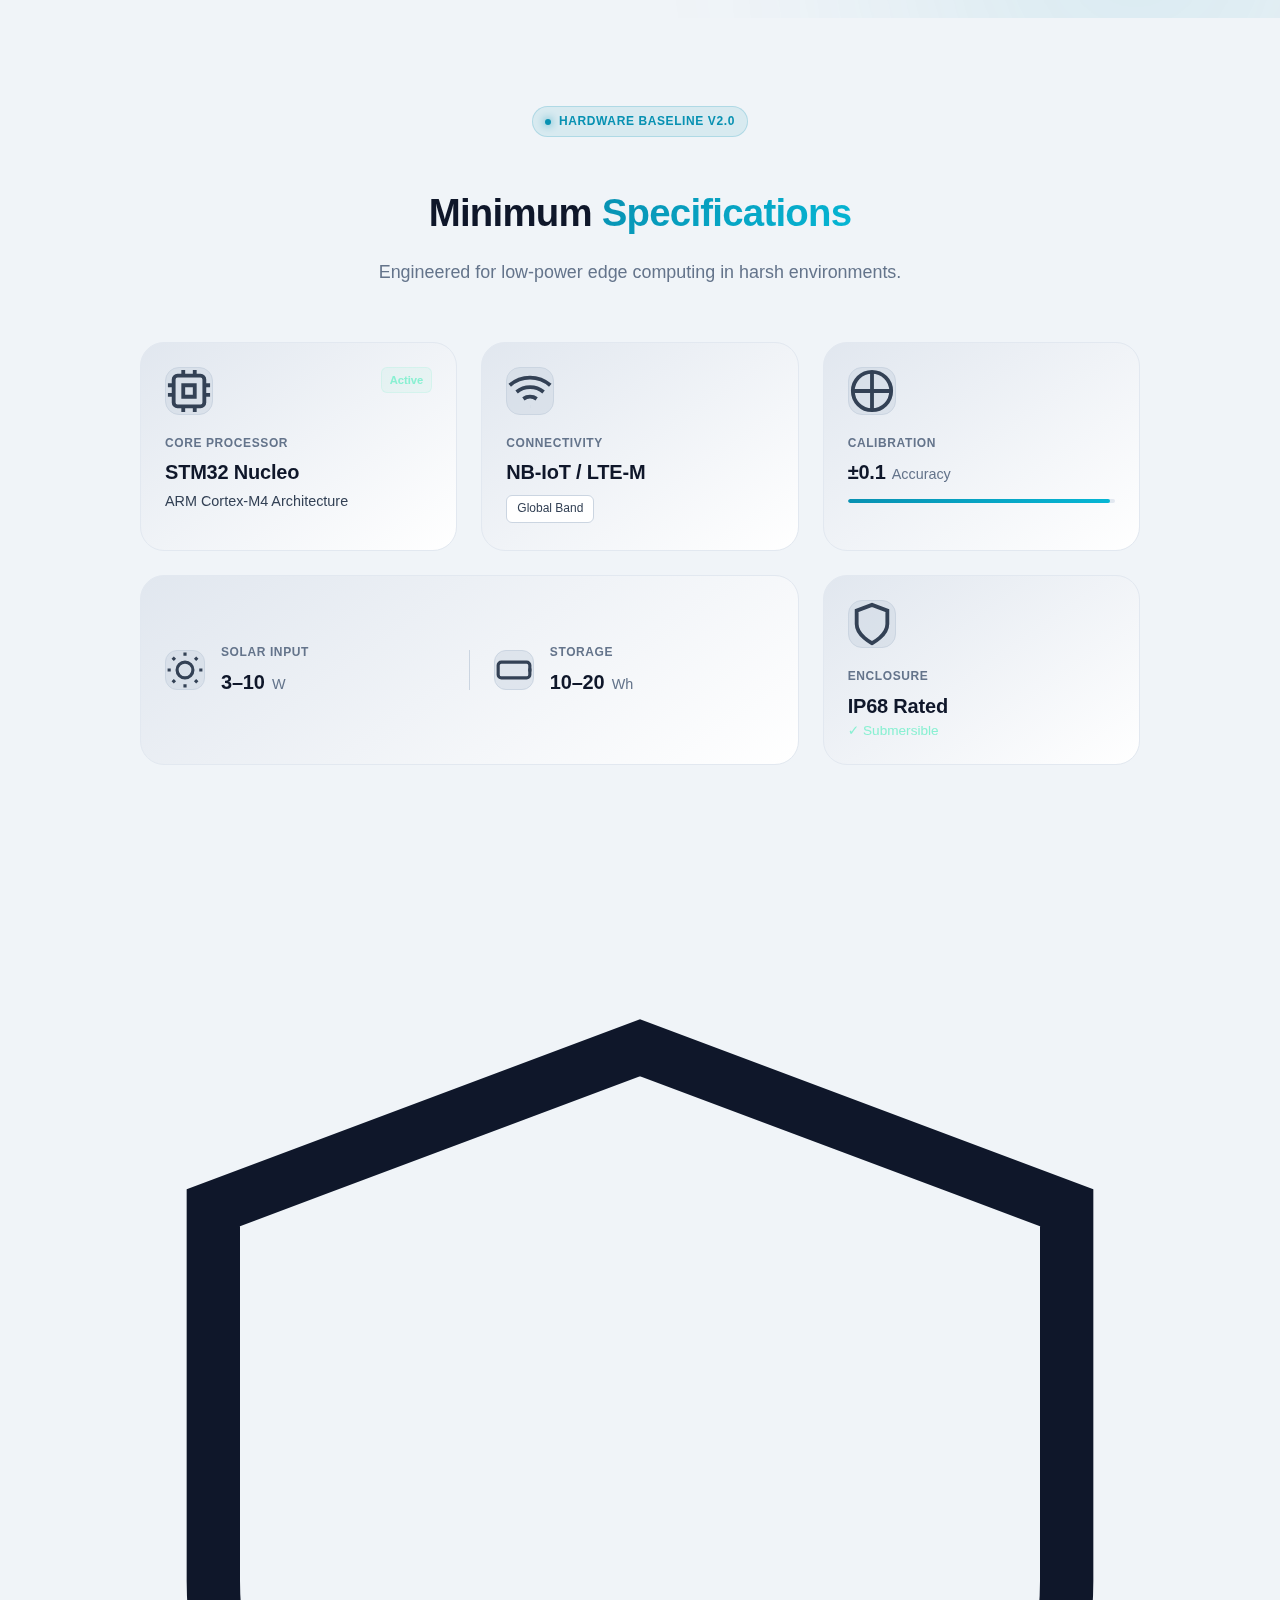
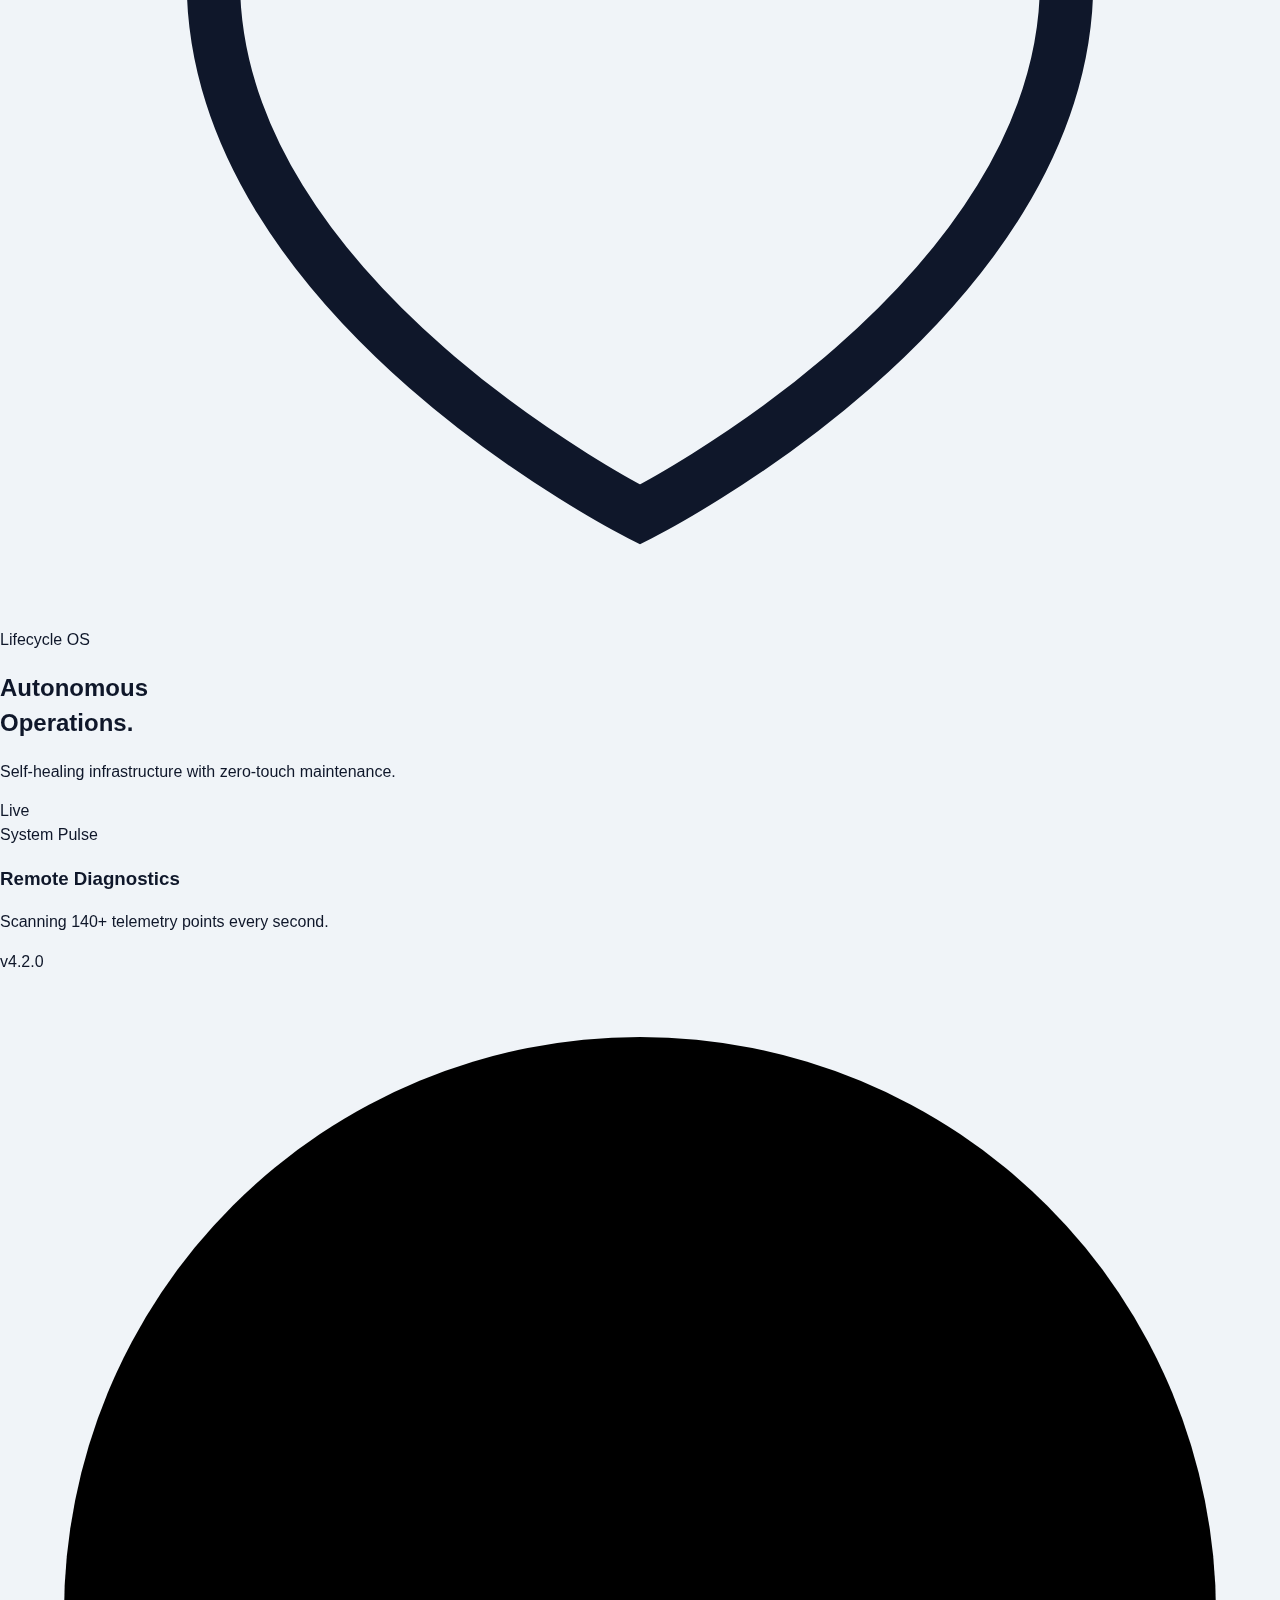
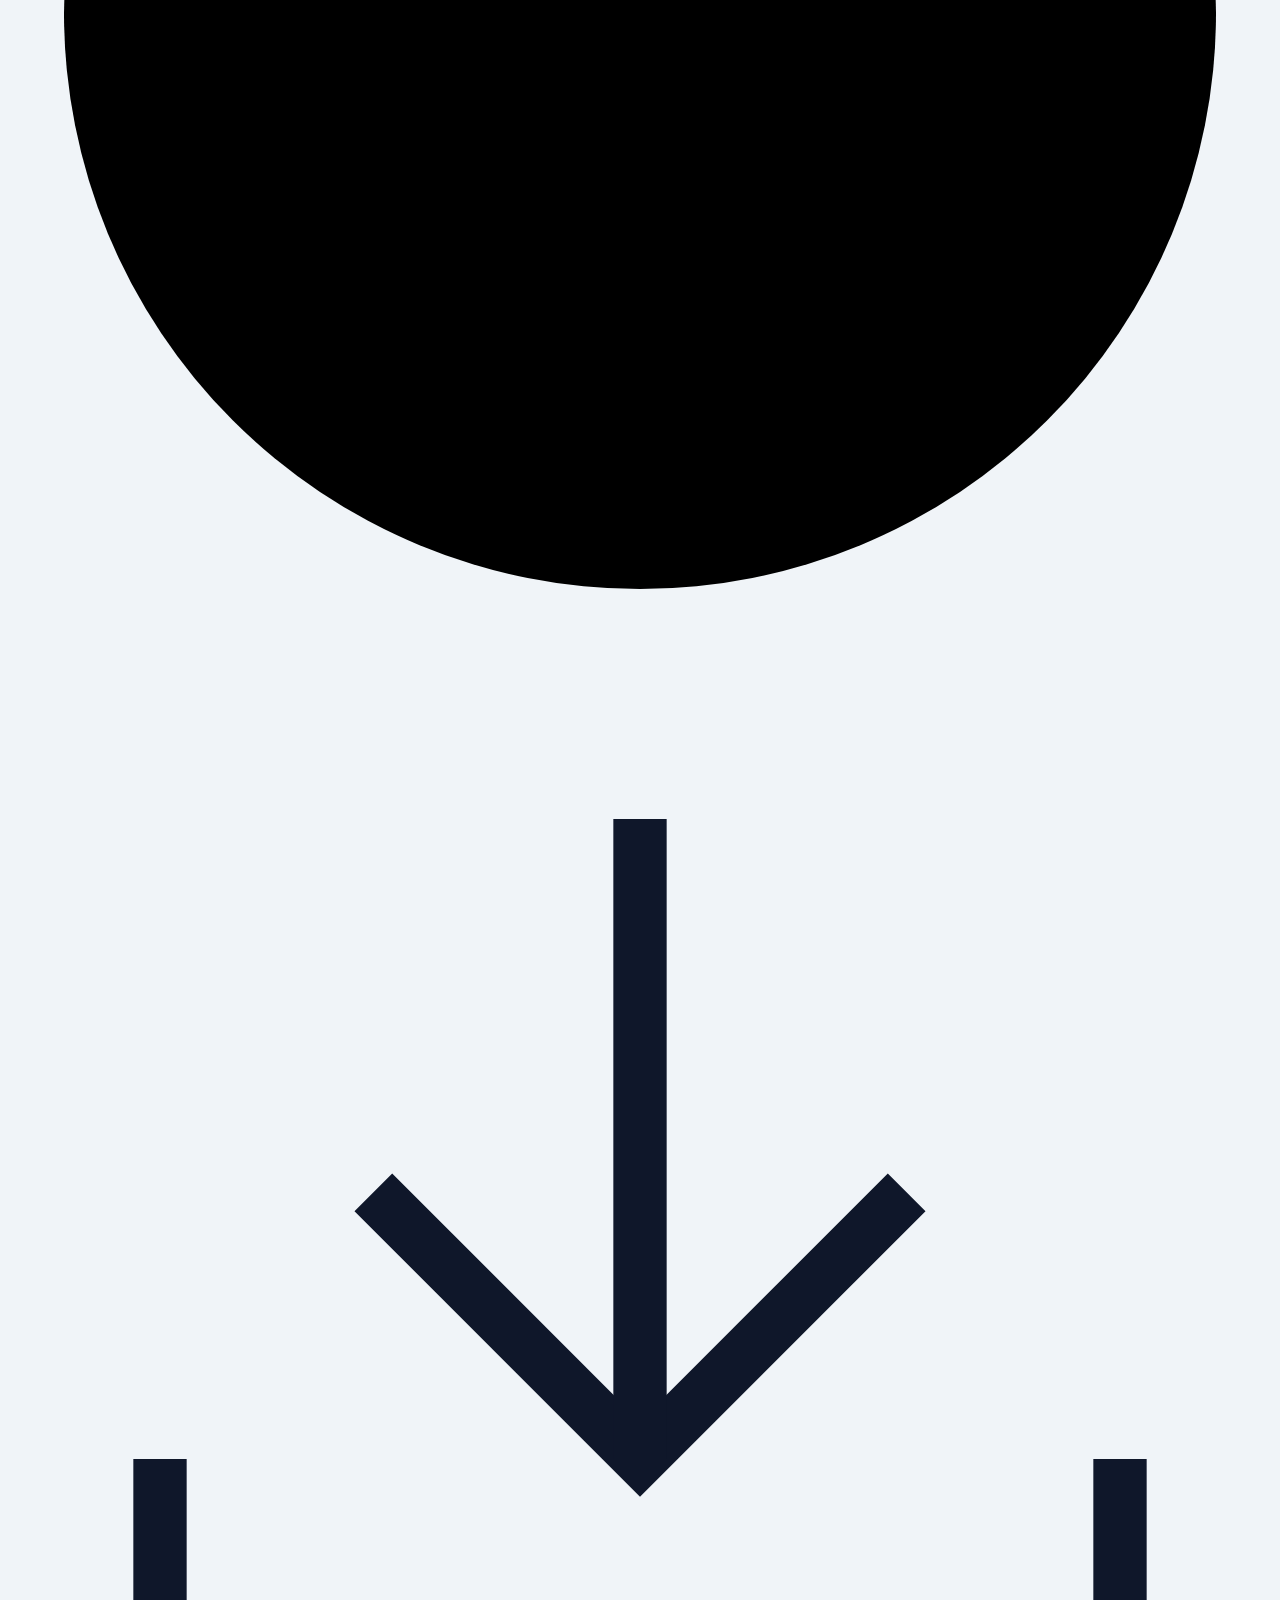
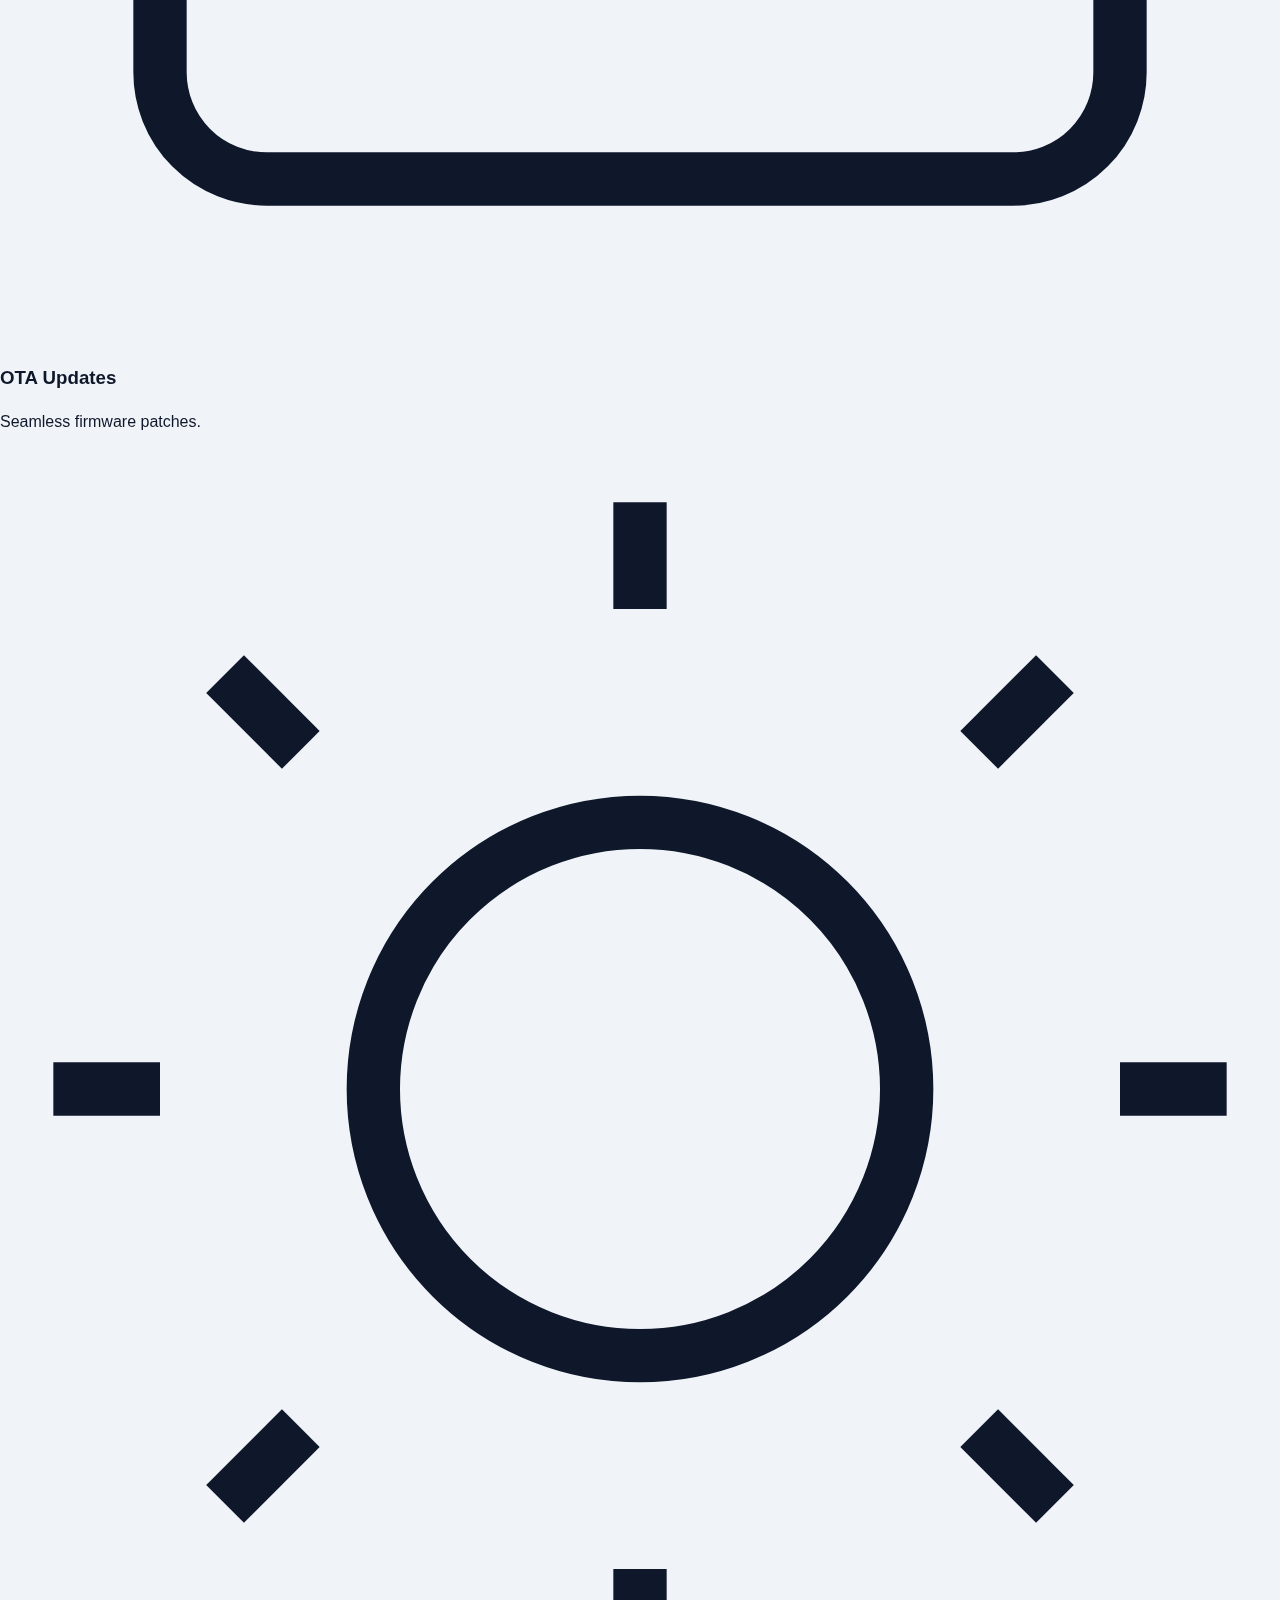
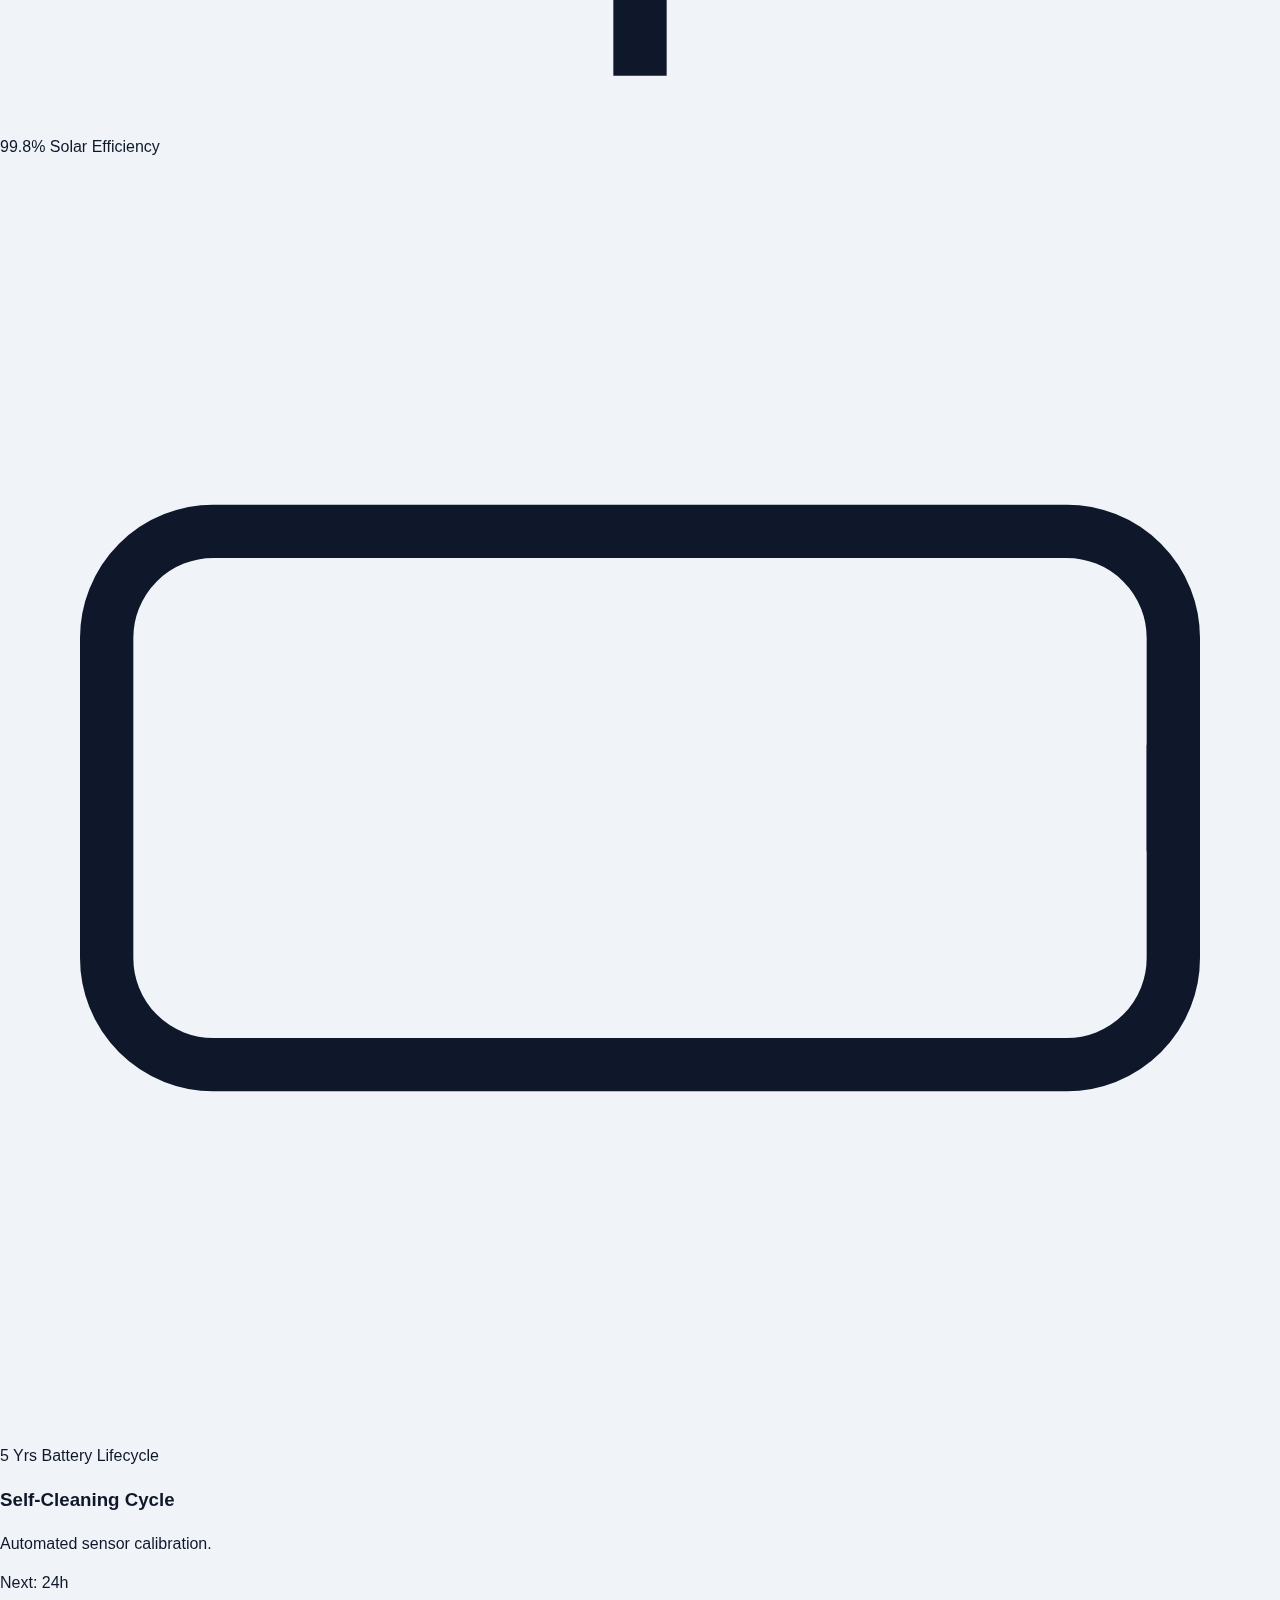
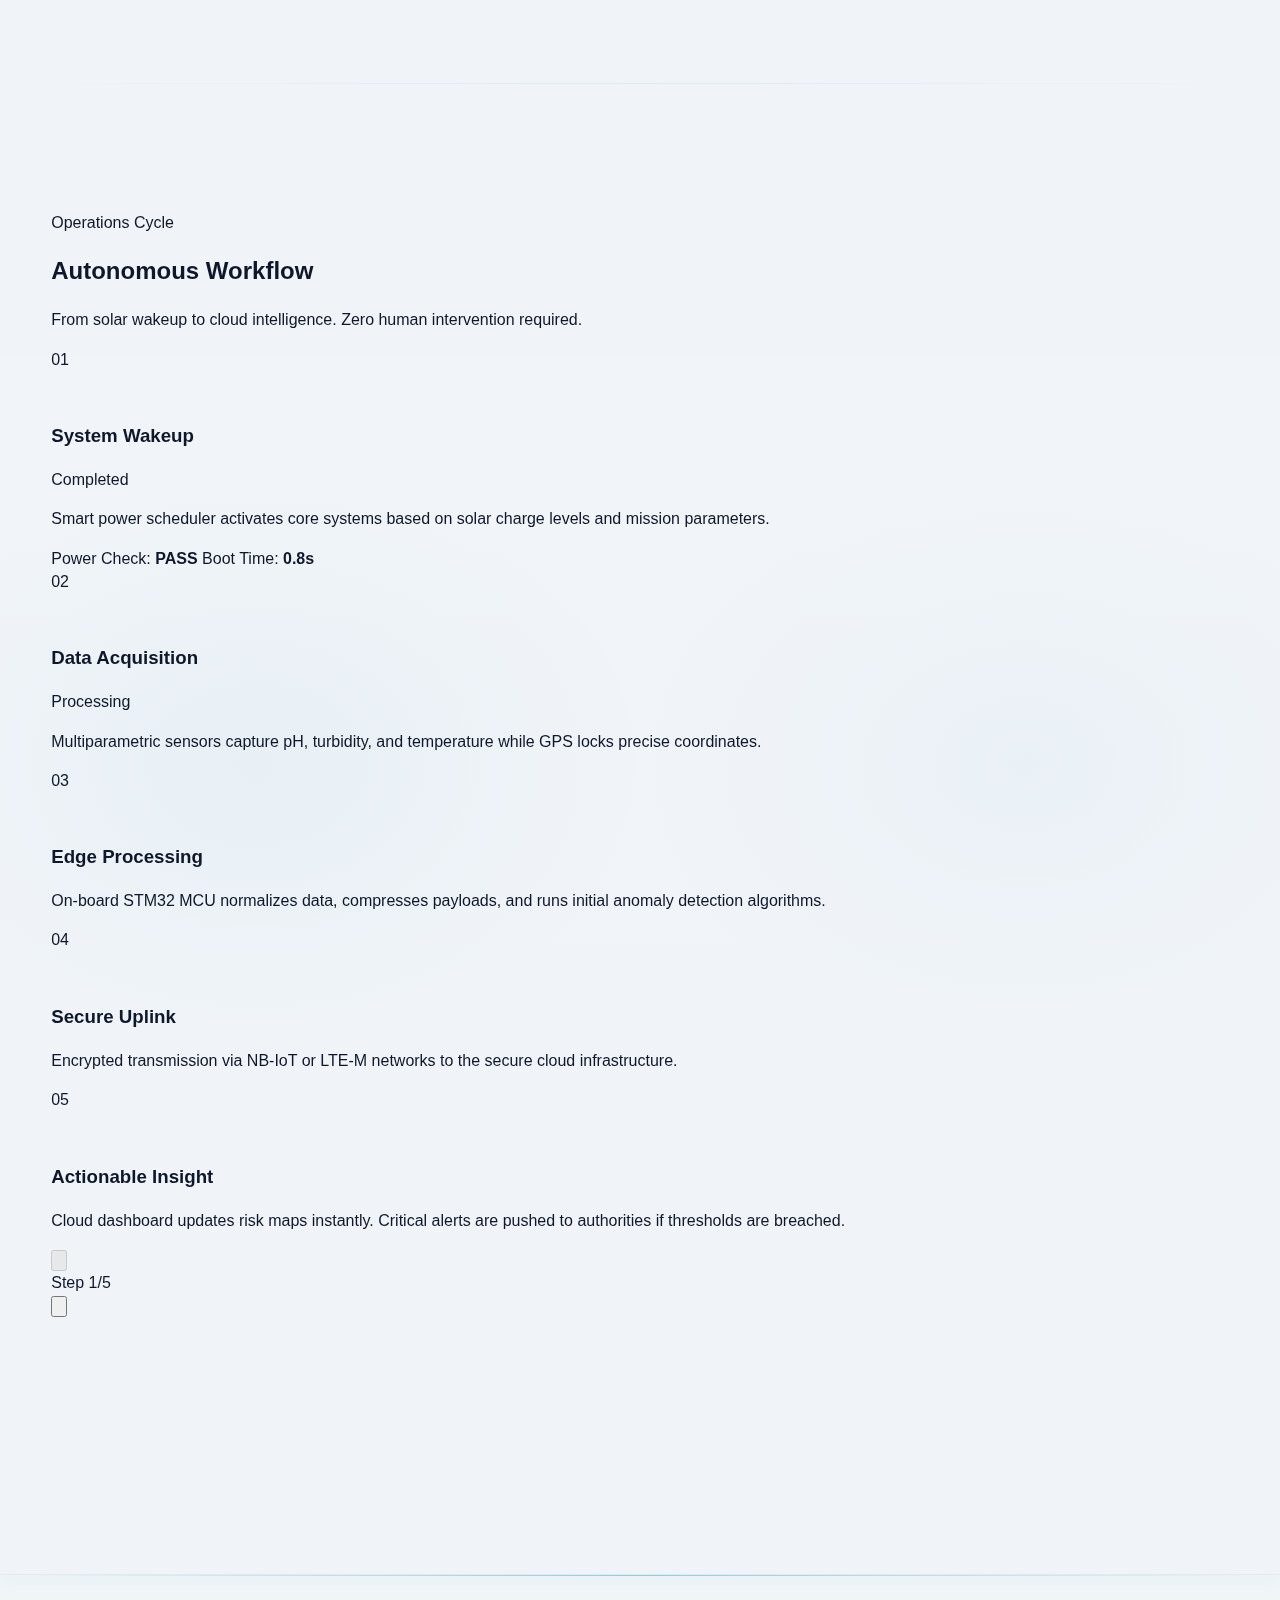
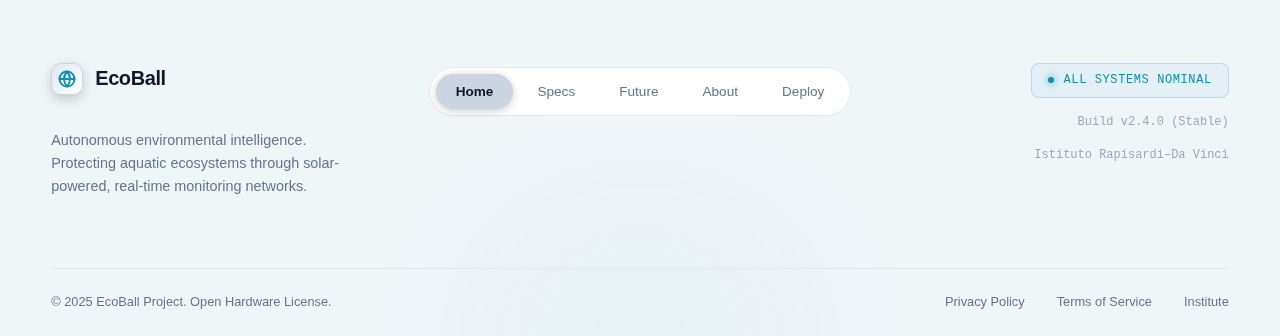
<file: technical-specs.html>
<!DOCTYPE html>
<html lang="en" class="no-js">
<head>
  <meta charset="utf-8" />
  <meta name="viewport" content="width=device-width, initial-scale=1, viewport-fit=cover" />
  <meta name="color-scheme" content="light dark" />
  
  <!-- Primary Meta Tags -->
  <title>Technical Specifications - EcoBall | Complete Technical Details</title>
  <meta name="description" content="Complete technical specifications for EcoBall autonomous water quality monitoring device. Detailed sensor specifications, power systems, and performance metrics." />
  <meta name="keywords" content="EcoBall technical specs, water sensor specifications, IoT device specifications, environmental monitoring technical details" />
  <meta name="author" content="EcoBall Team - Istituto Rapisardi-Da Vinci" />
  <meta name="robots" content="index, follow" />
  
  <!-- Open Graph / Facebook -->
  <meta property="og:type" content="website" />
  <meta property="og:url" content="https://ecoball.it/technical-specs/" />
  <meta property="og:title" content="Technical Specifications - EcoBall | Complete Technical Details" />
  <meta property="og:description" content="Detailed technical specifications for EcoBall autonomous water quality monitoring device." />
  <meta property="og:image" content="https://ecoball.it/images/ecoball-og-image.jpg" />
  
  <!-- Twitter -->
  <meta property="twitter:card" content="summary_large_image" />
  <meta property="twitter:url" content="https://ecoball.it/technical-specs/" />
  <meta property="twitter:title" content="Technical Specifications - EcoBall" />
  <meta property="twitter:description" content="Complete technical details for EcoBall water monitoring device." />
  <meta property="twitter:image" content="https://ecoball.it/images/ecoball-og-image.png" />
  
  <!-- Canonical URL -->
  <link rel="canonical" href="https://ecoball.it/technical-specs/" />
  
  <!-- CSS Files -->
  <link rel="stylesheet" href="css/topbar.css" />
  <link rel="stylesheet" href="css/stat.css" />
  <link rel="stylesheet" href="css/styles.css" />
  <link rel="stylesheet" href="css/spec.css" />
  <link rel="stylesheet" href="css/tile.css" />
  <link rel="stylesheet" href="css/impact.css" />
  <link rel="stylesheet" href="css/timeline.css" />
  <link rel="stylesheet" href="css/architecture.css" />
  <link rel="stylesheet" href="css/footer.css" />
  <link rel="stylesheet" href="css/chip.css" />
  <link rel="stylesheet" href="css/scroll-line.css" />
  <link rel="stylesheet" href="css/teams.css" />
  <link rel="stylesheet" href="css/sphere.css" />
  <link rel="stylesheet" href="css/hardware.css" />
  <link rel="stylesheet" href="css/technical.css" />
  <link rel="stylesheet" href="css/maintenance.css" />
  <link rel="stylesheet" href="css/challenges.css" />
  <link rel="stylesheet" href="css/deployment.css" />
  <link rel="stylesheet" href="css/contact.css" />
  <link rel="stylesheet" href="css/mission.css" />
  <link rel="stylesheet" href="css/title.css" />
  <link rel="stylesheet" href="css/scheme.css" />
  <link rel="stylesheet" href="css/minimum.css" />

  <!-- Favicon -->
  <link rel="icon" type="image/x-icon" href="/favicon.ico">
</head>
<body>
  <!-- Top Bar Navigation -->
<nav class="top-bar" id="topBar">
  <div class="top-bar__container">
    
    <!-- Brand -->
    <a href="/" class="brand-link" aria-label="EcoBall Home">
      <div class="logo-mark">
        <div class="logo-core"></div>
        <div class="logo-ring"></div>
      </div>
      <span class="brand-name">EcoBall</span>
    </a>

    <!-- Desktop Nav (Center) -->
    <div class="nav-menu">
      <a href="/" class="nav-item">
        <span class="nav-text">Home</span>
        <div class="nav-glow"></div>
      </a>
      <a href="/technical-specs.html" class="nav-item active">
        <span class="nav-text">Specs</span>
        <div class="nav-glow"></div>
      </a>
      <a href="/challenges.html" class="nav-item">
        <span class="nav-text">Future</span>
        <div class="nav-glow"></div>
      </a>
      <a href="/recognition-about.html" class="nav-item">
        <span class="nav-text">About</span>
        <div class="nav-glow"></div>
      </a>
    </div>

    <!-- Right Actions -->
    <div class="nav-actions">
      <a href="/leaderboard.html" class="action-link">Leaderboard</a>
      
      <a href="#deployment" class="action-btn">
        <span>Start Mission</span>
        <svg viewBox="0 0 24 24" fill="none" stroke="currentColor">
          <path d="M5 12h14M12 5l7 7-7 7"/>
        </svg>
      </a>
      
      <!-- Mobile Toggle -->
      <button class="menu-toggle" id="menuToggle" aria-label="Toggle Menu">
        <div class="hamburger">
          <span></span>
          <span></span>
          <span></span>
        </div>
      </button>
    </div>

  </div>

  <!-- Mobile Overlay -->
  <div class="mobile-menu-overlay" id="mobileMenu">
    <div class="mobile-nav-content">
      <a href="/" class="m-link">Home</a>
      <a href="/technical-specs.html" class="m-link active">Tech Specs</a>
      <a href="/challenges.html" class="m-link">Challenges</a>
      <a href="/recognition-about.html" class="m-link">Recognition</a>
      <a href="/leaderboard.html" class="m-link">Leaderboard</a>
      <a href="#deployment" class="m-cta">Start Mission</a>
    </div>
  </div>

  <div class="scroll-progress-bar"></div>
</nav>

  <header class="hero">
    <div class="orbital" aria-hidden="true"></div>
    <div class="wrap hero-grid">
      <div class="">
        <span class="chip magnetic"><span class="dot"></span> Technical Specifications</span>
        
        <div class="enhanced-title-group">
          <h1 class="title enhanced-title">
            <span class="title-line">
              <span class="title-word" data-word="Complete">Complete</span>
            </span>
            <span class="title-line">
              <span class="title-word" data-word="Technical">Technical</span>
            </span>
            <span class="title-line">
              <span class="title-word" data-word="Details">Details</span>
            </span>
          </h1>
          
          <p class="subtitle enhanced-subtitle">
            <span class="subtitle-content">
              Comprehensive specifications, maintenance procedures, and operational workflows for the EcoBall autonomous water monitoring system.
            </span>
            <span class="subtitle-line"></span>
          </p>
        </div>

        <div class="actions">
          <a href="#specs" class="btn primary magnetic" data-ripple="true">View Specifications</a>
          <a href="#workflow" class="btn magnetic" data-ripple="true">Operating Workflow</a>
        </div>
      </div>




    </div>
  </header>

  <main>

    <!-- Scheme -->
     <section id="tech-scheme" class="tech-scheme-section">
        <div class="ts-ambient">
            <div class="ts-glow-orb"></div>
            <div class="ts-grid-mesh"></div>
        </div>

        <div class="ts-container">
            
            <div class="ts-grid">
                
                <div class="ts-interface">
                    <div class="ts-header">
                        <div class="ts-badge">
                            <span class="ts-pulse-dot"></span>
                            <span class="mono-font">SYS_READY</span>
                        </div>
                        <h2>Neural <br><span class="ts-gradient-text">Architecture.</span></h2>
                        <p>A custom-designed logic board integrating edge AI, tri-band connectivity, and precision sensing in a 100mm footprint.</p>
                    </div>

                    <div class="ts-selector">
                        <button class="ts-item active" data-target="core">
                            <div class="ts-progress">
                                <div class="ts-bar"></div>
                            </div>
                            <div class="ts-content">
                                <div class="ts-top">
                                    <h4>Neural Engine</h4>
                                    <span class="mono-font">STM32H7</span>
                                </div>
                                <p>Real-time inferencing with 480MHz clock speed and hardware-accelerated DSP.</p>
                            </div>
                        </button>

                        <button class="ts-item" data-target="comms">
                            <div class="ts-progress">
                                <div class="ts-bar"></div>
                            </div>
                            <div class="ts-content">
                                <div class="ts-top">
                                    <h4>Tri-Band Link</h4>
                                    <span class="mono-font">NB-IoT / LoRa</span>
                                </div>
                                <p>Autonomous signal pathing with satellite fallback for remote coverage.</p>
                            </div>
                        </button>

                        <button class="ts-item" data-target="power">
                            <div class="ts-progress">
                                <div class="ts-bar"></div>
                            </div>
                            <div class="ts-content">
                                <div class="ts-top">
                                    <h4>Energy Grid</h4>
                                    <span class="mono-font">20Wh Solid</span>
                                </div>
                                <p>High-density solid-state array with MPPT solar management.</p>
                            </div>
                        </button>
                    </div>
                </div>

                <div class="ts-visualizer">
                    <div class="ts-card">
                        <div class="ts-glass-layer"></div>
                        
                        <div class="ts-board">
                            <svg class="ts-svg" viewBox="0 0 400 400" fill="none">
                                <defs>
                                    <filter id="ts-glow" x="-20%" y="-20%" width="140%" height="140%">
                                        <feGaussianBlur stdDeviation="2" result="blur" />
                                        <feComposite in="SourceGraphic" in2="blur" operator="over" />
                                    </filter>
                                </defs>

                                <rect x="50" y="50" width="300" height="300" rx="20" class="ts-base" />
                                <path class="ts-grid-lines" d="M50 100 H350 M50 150 H350 M50 200 H350 M50 250 H350 M50 300 H350 M100 50 V350 M150 50 V350 M200 50 V350 M250 50 V350 M300 50 V350" />

                                <g class="ts-layer" id="viz-core">
                                    <rect x="160" y="160" width="80" height="80" class="cpu-socket" />
                                    <rect x="175" y="175" width="50" height="50" class="cpu-die" />
                                    <path class="cpu-traces" d="M160 200 H100 M240 200 H300 M200 160 V100 M200 240 V300" />
                                    <circle cx="200" cy="200" r="10" class="cpu-light" />
                                    <circle class="ts-dot d1" r="2" fill="currentColor">
                                        <animateMotion dur="2s" repeatCount="indefinite" path="M175 200 H100" />
                                    </circle>
                                    <circle class="ts-dot d2" r="2" fill="currentColor">
                                        <animateMotion dur="2s" repeatCount="indefinite" path="M225 200 H300" />
                                    </circle>
                                </g>

                                <g class="ts-layer" id="viz-comms">
                                    <path class="ant-trace" d="M100 100 L80 80 M300 100 L320 80 M100 300 L80 320 M300 300 L320 320" />
                                    <circle cx="80" cy="80" r="5" class="ant-node" />
                                    <circle cx="320" cy="80" r="5" class="ant-node" />
                                    <circle cx="80" cy="320" r="5" class="ant-node" />
                                    <circle cx="320" cy="320" r="5" class="ant-node" />
                                    <circle cx="80" cy="80" r="15" class="ts-wave w1" />
                                    <circle cx="320" cy="80" r="15" class="ts-wave w2" />
                                </g>

                                <g class="ts-layer" id="viz-power">
                                    <rect x="130" y="320" width="40" height="20" rx="2" class="pwr-cell" />
                                    <rect x="180" y="320" width="40" height="20" rx="2" class="pwr-cell" />
                                    <rect x="230" y="320" width="40" height="20" rx="2" class="pwr-cell" />
                                    <path class="pwr-line" d="M200 320 V240" />
                                    <circle class="ts-pulse" r="2" fill="currentColor">
                                        <animateMotion dur="1.5s" repeatCount="indefinite" path="M200 320 V240" />
                                    </circle>
                                </g>

                            </svg>
                            
                            <div class="ts-labels">
                                <div class="ts-tag t-core">
                                    <span class="ts-line"></span>
                                    <span class="ts-tag-txt">NUCLEO H7</span>
                                </div>
                                <div class="ts-tag t-comms">
                                    <span class="ts-line"></span>
                                    <span class="ts-tag-txt">RF ARRAY</span>
                                </div>
                                <div class="ts-tag t-power">
                                    <span class="ts-line"></span>
                                    <span class="ts-tag-txt">LIPO MATRIX</span>
                                </div>
                            </div>
                        </div>
                    </div>
                </div>

            </div>
        </div>
    </section>


    <!-- Minimum Technical Specs -->
<section id="tech-specs" class="mts-section">
  <div class="mts-container">
    
    <div class="mts-header">
      <div class="mts-badge">
        <span class="mts-pulse-dot"></span>
        <span>Hardware Baseline v2.0</span>
      </div>
      <h2>Minimum <span class="mts-text-gradient">Specifications</span></h2>
      <p>Engineered for low-power edge computing in harsh environments.</p>
    </div>

    <div class="mts-grid">
      
      <div class="mts-card hero-card">
        <div class="mts-card-header">
          <div class="mts-icon-squircle">
            <svg viewBox="0 0 24 24" fill="none" stroke="currentColor" stroke-width="2"><rect x="4" y="4" width="16" height="16" rx="2"/><path d="M9 9h6v6H9z"/><path d="M9 1v3M15 1v3M9 20v3M15 20v3M20 9h3M20 14h3M1 9h3M1 14h3"/></svg>
          </div>
          <div class="mts-status-pill">Active</div>
        </div>
        <div class="mts-content">
          <span class="mts-label">Core Processor</span>
          <h3 class="mts-value">STM32 Nucleo</h3>
          <p class="mts-sub">ARM Cortex-M4 Architecture</p>
        </div>
        <div class="mts-bg-glow"></div>
      </div>

      <div class="mts-card">
        <div class="mts-icon-squircle">
          <svg viewBox="0 0 24 24" fill="none" stroke="currentColor" stroke-width="2"><path d="M5 12.55a11 11 0 0 1 14.08 0"/><path d="M1.42 9a16 16 0 0 1 21.16 0"/><path d="M8.53 16.11a6 6 0 0 1 6.95 0"/><line x1="12" y1="20" x2="12.01" y2="20"/></svg>
        </div>
        <div class="mts-content">
          <span class="mts-label">Connectivity</span>
          <h3 class="mts-value">NB-IoT / LTE-M</h3>
          <span class="mts-tag">Global Band</span>
        </div>
      </div>

      <div class="mts-card">
        <div class="mts-icon-squircle">
          <svg viewBox="0 0 24 24" fill="none" stroke="currentColor" stroke-width="2"><circle cx="12" cy="12" r="10"/><path d="M12 2v20"/><path d="M2 12h20"/></svg>
        </div>
        <div class="mts-content">
          <span class="mts-label">Calibration</span>
          <div class="mts-flex-row">
            <h3 class="mts-value">±0.1</h3>
            <span class="mts-unit">Accuracy</span>
          </div>
          <div class="mts-progress-track">
            <div class="mts-progress-fill" style="width: 98%"></div>
          </div>
        </div>
      </div>

      <div class="mts-card wide-card">
        <div class="mts-split-layout">
          <div class="mts-power-unit">
            <div class="mts-icon-squircle small">
              <svg viewBox="0 0 24 24" fill="none" stroke="currentColor" stroke-width="2"><circle cx="12" cy="12" r="5"/><path d="M12 1v2M12 21v2M4.22 4.22l1.42 1.42M18.36 18.36l1.42 1.42M1 12h2M21 12h2M4.22 19.78l1.42-1.42M18.36 5.64l1.42-1.42"/></svg>
            </div>
            <div>
              <span class="mts-label">Solar Input</span>
              <div class="mts-value">3–10 <span class="mts-unit">W</span></div>
            </div>
          </div>
          
          <div class="mts-vertical-divider"></div>
          
          <div class="mts-power-unit">
            <div class="mts-icon-squircle small">
              <svg viewBox="0 0 24 24" fill="none" stroke="currentColor" stroke-width="2"><rect x="2" y="7" width="20" height="10" rx="2" ry="2"/><line x1="22" y1="11" x2="22" y2="13"/></svg>
            </div>
            <div>
              <span class="mts-label">Storage</span>
              <div class="mts-value">10–20 <span class="mts-unit">Wh</span></div>
            </div>
          </div>
        </div>
      </div>

      <div class="mts-card">
        <div class="mts-icon-squircle">
          <svg viewBox="0 0 24 24" fill="none" stroke="currentColor" stroke-width="2"><path d="M12 22s8-4 8-10V5l-8-3-8 3v7c0 6 8 10 8 10z"/></svg>
        </div>
        <div class="mts-content">
          <span class="mts-label">Enclosure</span>
          <h3 class="mts-value">IP68 Rated</h3>
          <span class="mts-sub-highlight">Submersible</span>
        </div>
      </div>

    </div>
  </div>
</section>    <!-- Maintenance & Operations -->
<section id="maintenance" class="mnt-section">
  <div class="mnt-container">
    
    <div class="mnt-header reveal-item">
      <div class="mnt-pill">
        <span class="mnt-icon-spin">
          <svg viewBox="0 0 24 24" fill="none" stroke="currentColor"><path d="M12 22s8-4 8-10V5l-8-3-8 3v7c0 6 8 10 8 10z"/></svg>
        </span>
        <span>Lifecycle OS</span>
      </div>
      <h2>Autonomous <br><span class="mnt-gradient-text">Operations.</span></h2>
      <p>Self-healing infrastructure with zero-touch maintenance.</p>
    </div>

    <div class="mnt-grid">
      
      <div class="mnt-card span-2 row-2 reveal-item" style="transition-delay: 100ms">
        <div class="mnt-card-bg"></div>
        <div class="mnt-content">
          <div class="mnt-top">
            <div class="mnt-chip active">
              <span class="mnt-dot"></span> Live
            </div>
            <span class="mnt-label">System Pulse</span>
          </div>
          
          <div class="mnt-visual-radar">
            <div class="radar-circle"></div>
            <div class="radar-circle"></div>
            <div class="radar-circle"></div>
            <div class="radar-sweep"></div>
            <div class="radar-ping"></div>
          </div>

          <div class="mnt-bottom">
            <h3>Remote Diagnostics</h3>
            <p>Scanning 140+ telemetry points every second.</p>
          </div>
        </div>
      </div>

      <div class="mnt-card span-1 row-2 reveal-item" style="transition-delay: 200ms">
        <div class="mnt-card-bg"></div>
        <div class="mnt-content col-center">
          <div class="mnt-chip">
             v4.2.0
          </div>
          
          <div class="mnt-visual-ota">
            <svg class="ota-ring" viewBox="0 0 100 100">
              <circle cx="50" cy="50" r="45" class="ring-bg"/>
              <circle cx="50" cy="50" r="45" class="ring-progress"/>
            </svg>
            <div class="ota-icon">
              <svg viewBox="0 0 24 24" fill="none" stroke="currentColor"><path d="M21 15v4a2 2 0 0 1-2 2H5a2 2 0 0 1-2-2v-4"/><polyline points="7 10 12 15 17 10"/><line x1="12" y1="15" x2="12" y2="3"/></svg>
            </div>
          </div>

          <div class="mnt-bottom center-text">
            <h3>OTA Updates</h3>
            <p>Seamless firmware patches.</p>
          </div>
        </div>
      </div>

      <div class="mnt-card span-1 reveal-item" style="transition-delay: 300ms">
        <div class="mnt-card-bg"></div>
        <div class="mnt-content">
          <div class="mnt-top">
            <div class="mnt-icon-box">
              <svg viewBox="0 0 24 24" fill="none" stroke="currentColor"><circle cx="12" cy="12" r="5"/><path d="M12 1v2"/><path d="M12 21v2"/><path d="M4.22 4.22l1.42 1.42"/><path d="M18.36 18.36l1.42 1.42"/><path d="M1 12h2"/><path d="M21 12h2"/><path d="M4.22 19.78l1.42-1.42"/><path d="M18.36 5.64l1.42-1.42"/></svg>
            </div>
          </div>
          <div class="mnt-bottom">
            <span class="mnt-stat-small">99.8%</span>
            <span class="mnt-label">Solar Efficiency</span>
          </div>
        </div>
      </div>

      <div class="mnt-card span-1 reveal-item" style="transition-delay: 400ms">
        <div class="mnt-card-bg"></div>
        <div class="mnt-content">
          <div class="mnt-top">
            <div class="mnt-icon-box success">
              <svg viewBox="0 0 24 24" fill="none" stroke="currentColor"><rect x="2" y="7" width="20" height="10" rx="2" ry="2"/><line x1="22" y1="11" x2="22" y2="13"/></svg>
            </div>
          </div>
          <div class="mnt-bottom">
            <span class="mnt-stat-small">5 Yrs</span>
            <span class="mnt-label">Battery Lifecycle</span>
          </div>
        </div>
      </div>

      <div class="mnt-card span-2 reveal-item" style="transition-delay: 500ms">
        <div class="mnt-card-bg"></div>
        <div class="mnt-content">
          <div class="mnt-flex-row">
            <div>
              <h3>Self-Cleaning Cycle</h3>
              <p>Automated sensor calibration.</p>
            </div>
            <div class="mnt-status-badge">
              <span class="mnt-label">Next: 24h</span>
            </div>
          </div>
          <div class="mnt-timeline">
            <div class="timeline-track">
              <div class="timeline-fill"></div>
            </div>
          </div>
        </div>
      </div>

    </div>
  </div>
</section>
    <!-- Operating Workflow -->
<section id="workflow" class="workflow-section">
  <div class="wf-overlay"></div>

  <div class="wrap">
    
    <div class="wf-header">
      <div class="wf-badge">
        <span class="pulse-dot"></span> Operations Cycle
      </div>
      <h2 class="wf-title">Autonomous <span class="text-gradient-timeline">Workflow</span></h2>
      <p class="wf-subtitle">From solar wakeup to cloud intelligence. Zero human intervention required.</p>
    </div>

    <div class="workflow-interface">
      
      <div class="timeline-track">
        <div class="track-line"></div>
        <div class="data-packet"></div>
        <div class="data-packet delay-1"></div>
      </div>

      <div class="steps-container">
        
        <div class="wf-step active" data-step="1">
          <div class="step-marker">01</div>
          <div class="step-card">
            <div class="card-head">
              <div class="step-icon">
                <svg viewBox="0 0 24 24" fill="none" stroke="currentColor"><path d="M12 2v4M12 18v4M4.93 4.93l2.83 2.83M16.24 16.24l2.83 2.83M2 12h4M18 12h4M4.93 19.07l2.83-2.83M16.24 7.76l2.83-2.83"/></svg>
              </div>
              <h3>System Wakeup</h3>
              <span class="status-tag">Completed</span>
            </div>
            <div class="card-body">
              <p>Smart power scheduler activates core systems based on solar charge levels and mission parameters.</p>
              <div class="metric-row">
                <span>Power Check: <strong class="ok">PASS</strong></span>
                <span>Boot Time: <strong>0.8s</strong></span>
              </div>
            </div>
          </div>
        </div>

        <div class="wf-step" data-step="2">
          <div class="step-marker">02</div>
          <div class="step-card">
            <div class="card-head">
              <div class="step-icon">
                <svg viewBox="0 0 24 24" fill="none" stroke="currentColor"><path d="M21 12V7a5 5 0 0 0-10 0v5c0 5.523 4.477 10 10 10s10-4.477 10-10v-5a5 5 0 0 0-10 0v5"/><circle cx="12" cy="12" r="3"/></svg>
              </div>
              <h3>Data Acquisition</h3>
              <span class="status-tag pending">Processing</span>
            </div>
            <div class="card-body">
              <p>Multiparametric sensors capture pH, turbidity, and temperature while GPS locks precise coordinates.</p>
            </div>
          </div>
        </div>

        <div class="wf-step" data-step="3">
          <div class="step-marker">03</div>
          <div class="step-card">
            <div class="card-head">
              <div class="step-icon">
                <svg viewBox="0 0 24 24" fill="none" stroke="currentColor"><rect x="2" y="2" width="20" height="8" rx="2" ry="2"/><rect x="2" y="14" width="20" height="8" rx="2" ry="2"/><line x1="6" y1="6" x2="6.01" y2="6"/><line x1="6" y1="18" x2="6.01" y2="18"/></svg>
              </div>
              <h3>Edge Processing</h3>
            </div>
            <div class="card-body">
              <p>On-board STM32 MCU normalizes data, compresses payloads, and runs initial anomaly detection algorithms.</p>
            </div>
          </div>
        </div>

        <div class="wf-step" data-step="4">
          <div class="step-marker">04</div>
          <div class="step-card">
            <div class="card-head">
              <div class="step-icon">
                <svg viewBox="0 0 24 24" fill="none" stroke="currentColor"><path d="M12 2a10 10 0 0 1 10 10 10 10 0 0 1-10 10A10 10 0 0 1 2 12 10 10 0 0 1 12 2m0 4v6l4 2"/></svg>
              </div>
              <h3>Secure Uplink</h3>
            </div>
            <div class="card-body">
              <p>Encrypted transmission via NB-IoT or LTE-M networks to the secure cloud infrastructure.</p>
            </div>
          </div>
        </div>

        <div class="wf-step" data-step="5">
          <div class="step-marker">05</div>
          <div class="step-card">
            <div class="card-head">
              <div class="step-icon">
                <svg viewBox="0 0 24 24" fill="none" stroke="currentColor"><path d="M18 8A6 6 0 0 0 6 8c0 7-3 9-3 9h18s-3-2-3-9"/><path d="M13.73 21a2 2 0 0 1-3.46 0"/></svg>
              </div>
              <h3>Actionable Insight</h3>
            </div>
            <div class="card-body">
              <p>Cloud dashboard updates risk maps instantly. Critical alerts are pushed to authorities if thresholds are breached.</p>
            </div>
          </div>
        </div>

      </div>
    </div>

    <div class="wf-controls">
      <button class="wf-btn prev" id="wf-prev" disabled>
        <svg viewBox="0 0 24 24" fill="none" stroke="currentColor"><path d="M19 12H5M12 19l-7-7 7-7"/></svg>
      </button>
      <div class="wf-progress">
        <div class="prog-bar"><div class="prog-fill" style="width: 20%"></div></div>
        <span class="prog-label">Step 1/5</span>
      </div>
      <button class="wf-btn next" id="wf-next">
        <svg viewBox="0 0 24 24" fill="none" stroke="currentColor"><path d="M5 12h14M12 5l7 7-7 7"/></svg>
      </button>
    </div>

  </div>
</section>

</main>

<footer>
  <div class="wrap">
    
    <!-- Main Footer Grid -->
    <div class="footer-grid">
      
      <!-- Column 1: Brand & Mission -->
      <div class="f-col-brand">
        <a href="/" class="f-logo" aria-label="EcoBall Homepage">
          <div class="f-mark">
            <svg width="18" height="18" viewBox="0 0 24 24" fill="none" stroke="currentColor" stroke-width="2.5" stroke-linecap="round" stroke-linejoin="round">
              <path d="M12 22c5.523 0 10-4.477 10-10S17.523 2 12 2 2 6.477 2 12s4.477 10 10 10z"/>
              <path d="M2 12h20"/>
              <path d="M12 2a15.3 15.3 0 0 1 4 10 15.3 15.3 0 0 1-4 10 15.3 15.3 0 0 1-4-10 15.3 15.3 0 0 1 4-10z"/>
            </svg>
          </div>
          <span class="f-name">EcoBall</span>
        </a>
        <p class="f-desc">
          Autonomous environmental intelligence. 
          Protecting aquatic ecosystems through solar-powered, real-time monitoring networks.
        </p>
      </div>

      <!-- Column 2: Navigation (Floating Pill) -->
      <div class="f-col-nav">
        <nav class="f-nav-pill">
          <a href="/" class="f-link active">Home</a>
          <a href="/technical-specs.html" class="f-link">Specs</a>
          <a href="/challenges.html" class="f-link">Future</a>
          <a href="/recognition-about.html" class="f-link">About</a>
          <a href="/deployment.html" class="f-link">Deploy</a>
        </nav>
      </div>

      <!-- Column 3: System Status -->
      <div class="f-col-status">
        <div class="sys-badge" title="Live System Status">
          <span class="pulse-dot"></span>
          <span>ALL SYSTEMS NOMINAL</span>
        </div>
        <span class="version-tag">Build v2.4.0 (Stable)</span>
        <span class="version-tag">Istituto Rapisardi–Da Vinci</span>
      </div>

    </div>

    <!-- Bottom Bar: Legal & Copyright -->
    <div class="f-bottom">
      <div class="copyright">
        &copy; <span id="year">2025</span> EcoBall Project. Open Hardware License.
      </div>
      <div class="legal-group">
        <a href="#" class="legal-link">Privacy Policy</a>
        <a href="#" class="legal-link">Terms of Service</a>
        <a href="https://www.rapisardidavinci.edu.it" target="_blank" rel="noopener" class="legal-link">Institute</a>
      </div>
    </div>

  </div>
</footer>

  <script src="js/script.js"></script>
</body>
</html>
</file>
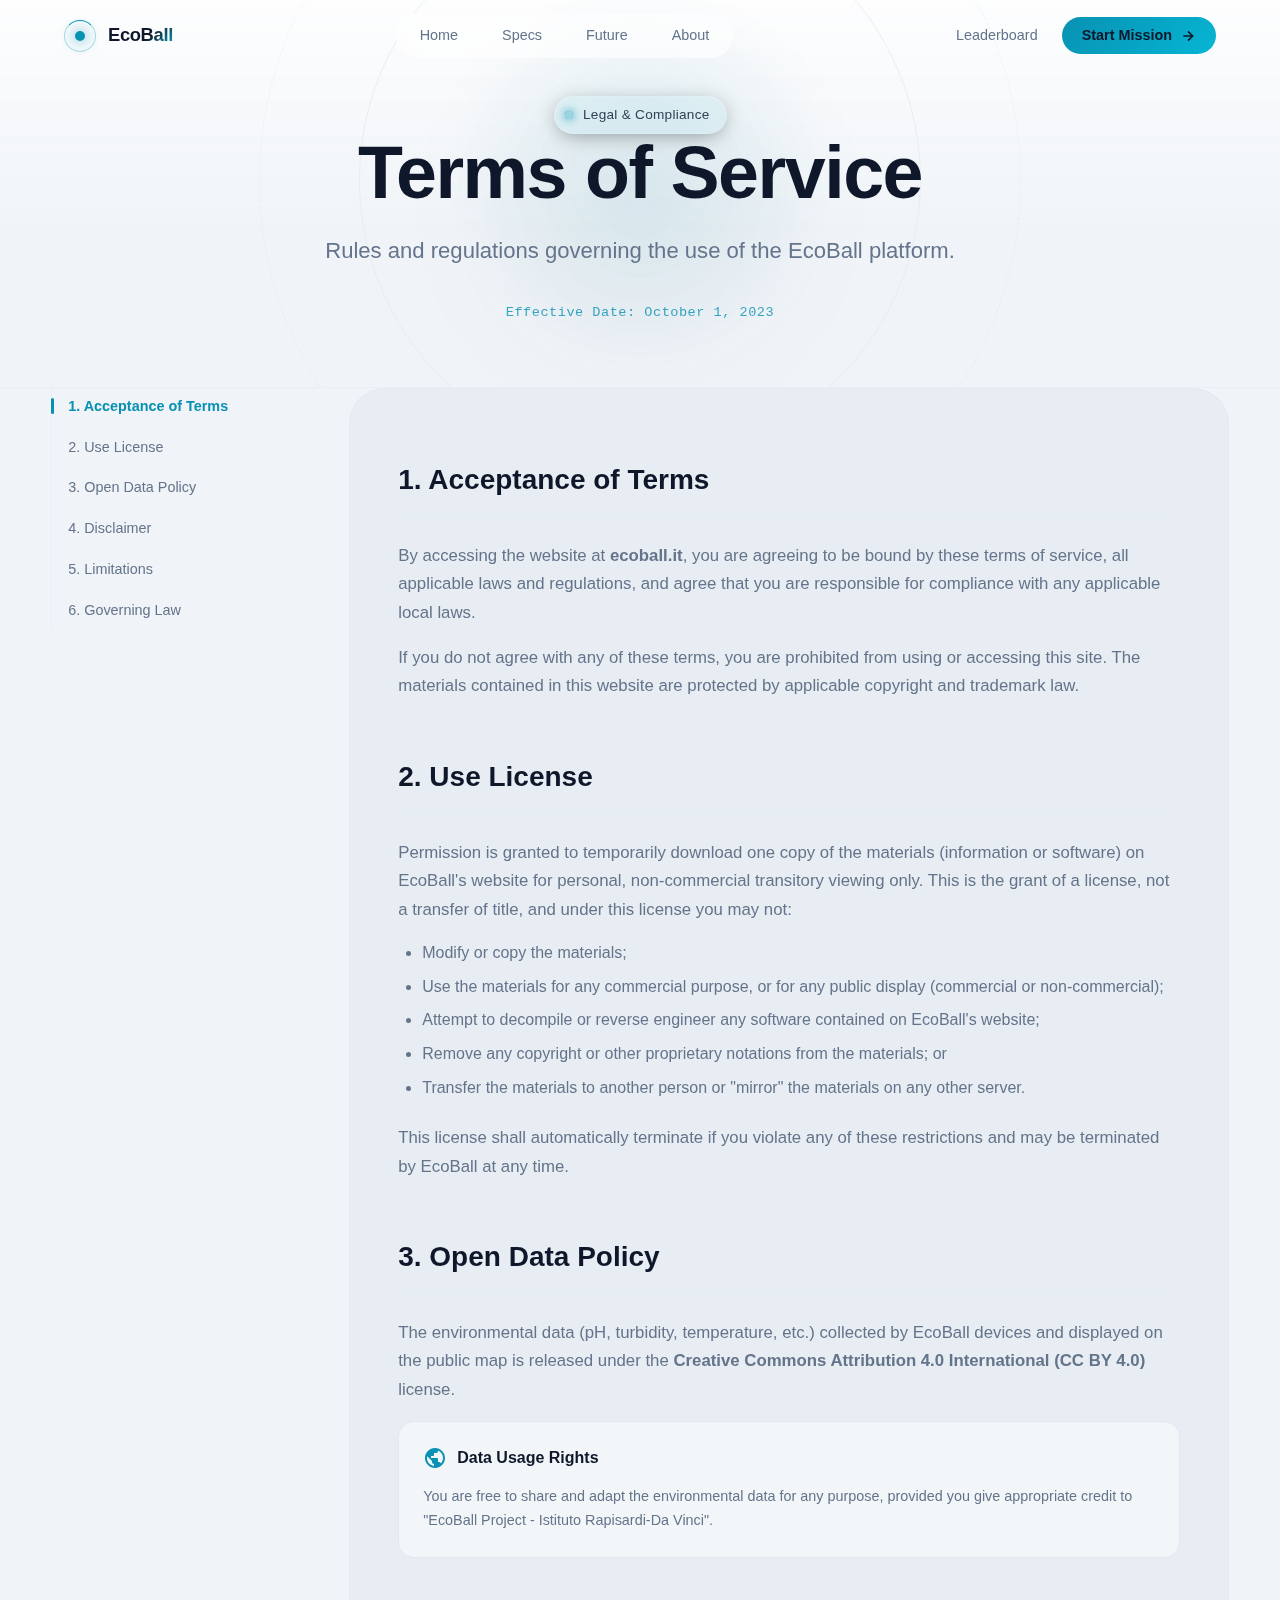
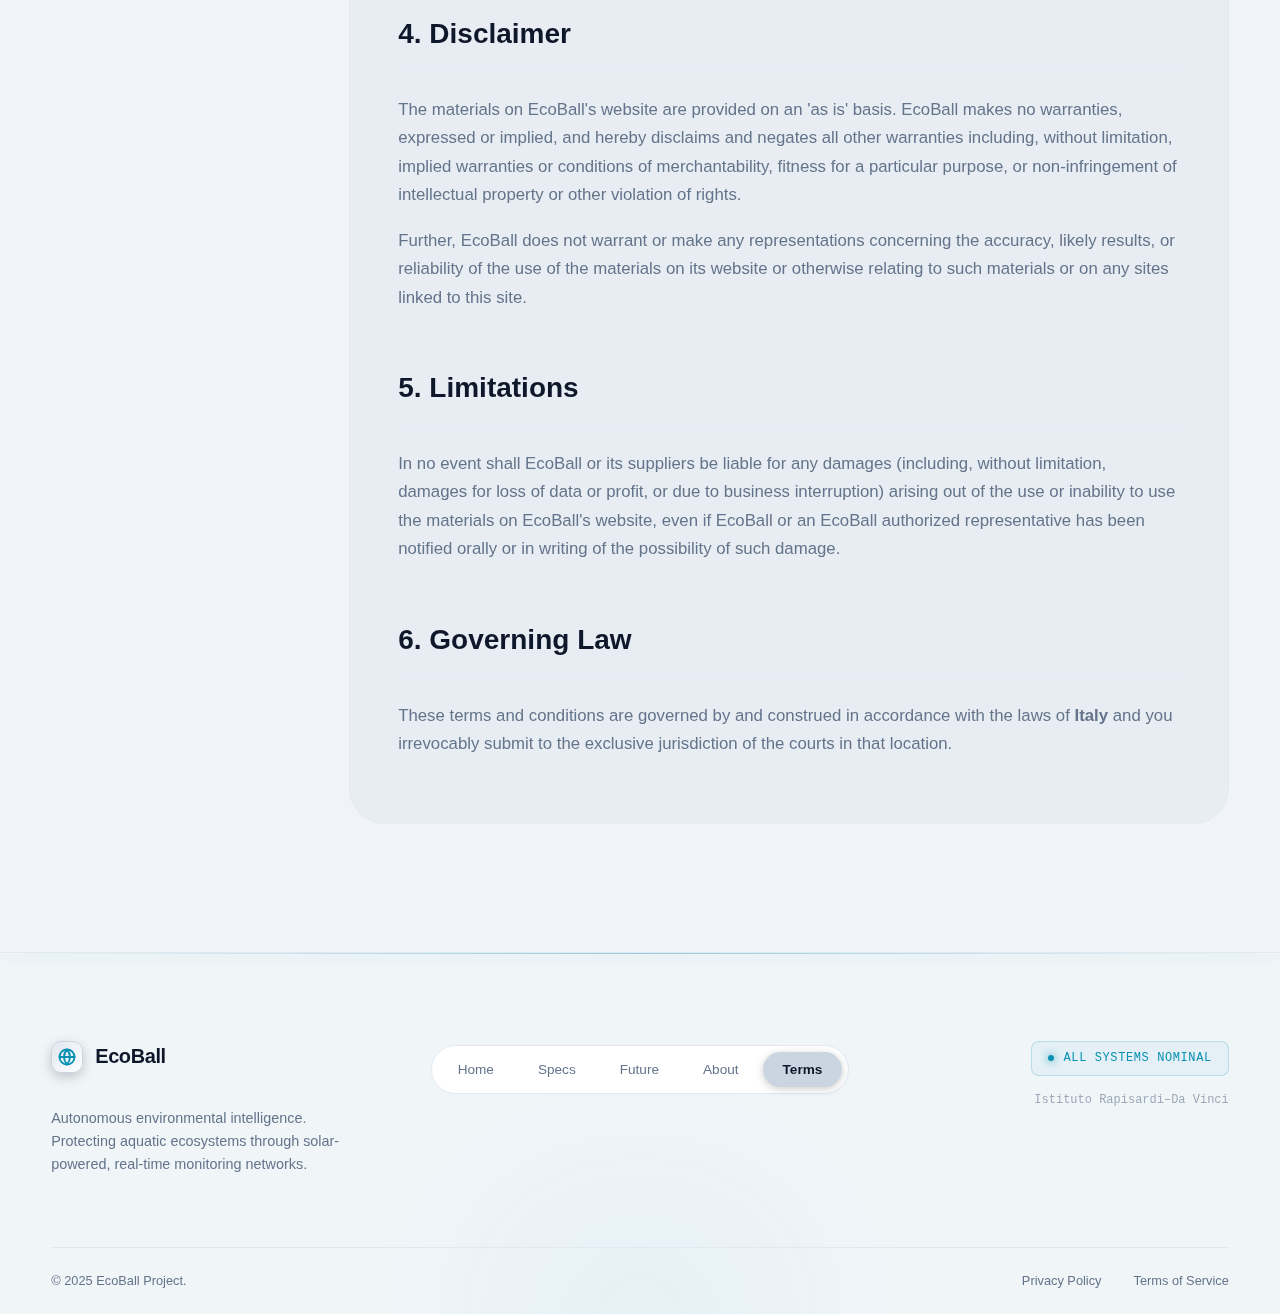
<file: terms-of-service.html>
<!DOCTYPE html>
<html lang="en" class="no-js">
<head>
  <meta charset="utf-8" />
  <meta name="viewport" content="width=device-width, initial-scale=1, viewport-fit=cover" />
  <meta name="color-scheme" content="light dark" />
  
  <title>Terms of Service - EcoBall | Legal</title>
  <meta name="description" content="Terms and conditions for using the EcoBall platform and autonomous monitoring services." />
  <meta name="robots" content="noindex, follow" />
  
  <link rel="stylesheet" href="css/topbar.css" />
  <link rel="stylesheet" href="css/styles.css" />
  <link rel="stylesheet" href="css/footer.css" />
  <link rel="stylesheet" href="css/chip.css" />
  
  <link rel="stylesheet" href="css/legal.css" />

  <link rel="icon" type="image/x-icon" href="/favicon.ico">
</head>
<body>

<nav class="top-bar" id="topBar">
  <div class="top-bar__container">
    
    <a href="/" class="brand-link" aria-label="EcoBall Home">
      <div class="logo-mark">
        <div class="logo-core"></div>
        <div class="logo-ring"></div>
      </div>
      <span class="brand-name">EcoBall</span>
    </a>

    <div class="nav-menu">
      <a href="/" class="nav-item">
        <span class="nav-text">Home</span>
        <div class="nav-glow"></div>
      </a>
      <a href="/technical-specs.html" class="nav-item">
        <span class="nav-text">Specs</span>
        <div class="nav-glow"></div>
      </a>
      <a href="/challenges.html" class="nav-item">
        <span class="nav-text">Future</span>
        <div class="nav-glow"></div>
      </a>
      <a href="/recognition-about.html" class="nav-item">
        <span class="nav-text">About</span>
        <div class="nav-glow"></div>
      </a>
    </div>

    <div class="nav-actions">
      <a href="/leaderboard.html" class="action-link">Leaderboard</a>
      <a href="#deployment" class="action-btn">
        <span>Start Mission</span>
        <svg viewBox="0 0 24 24" fill="none" stroke="currentColor">
          <path d="M5 12h14M12 5l7 7-7 7"/>
        </svg>
      </a>
      <button class="menu-toggle" id="menuToggle" aria-label="Toggle Menu">
        <div class="hamburger">
          <span></span><span></span><span></span>
        </div>
      </button>
    </div>
  </div>

  <div class="mobile-menu-overlay" id="mobileMenu">
    <div class="mobile-nav-content">
      <a href="/" class="m-link">Home</a>
      <a href="/technical-specs.html" class="m-link">Tech Specs</a>
      <a href="/challenges.html" class="m-link">Challenges</a>
      <a href="/recognition-about.html" class="m-link">Recognition</a>
      <a href="/terms-of-service.html" class="m-link active">Terms</a>
    </div>
  </div>
  <div class="scroll-progress-bar"></div>
</nav>

<header class="hero small-hero">
    <div class="orbital" aria-hidden="true"></div>
    <div class="wrap hero-grid-center">
      <div>
        <span class="chip magnetic"><span class="dot"></span> Legal & Compliance</span>
        <h1 class="title enhanced-title">Terms of Service</h1>
        <p class="subtitle enhanced-subtitle">
          Rules and regulations governing the use of the EcoBall platform.
        </p>
        <div class="last-updated">Effective Date: October 1, 2023</div>
      </div>
    </div>
</header>

<main>
  <div class="wrap">
    <div class="legal-layout">
      
      <aside class="legal-sidebar">
        <nav class="toc-nav">
          <a href="#acceptance" class="toc-link active">1. Acceptance of Terms</a>
          <a href="#use-license" class="toc-link">2. Use License</a>
          <a href="#data-usage" class="toc-link">3. Open Data Policy</a>
          <a href="#disclaimer" class="toc-link">4. Disclaimer</a>
          <a href="#limitations" class="toc-link">5. Limitations</a>
          <a href="#governing" class="toc-link">6. Governing Law</a>
        </nav>
      </aside>

      <article class="legal-content glass-panel">
        
        <section id="acceptance">
          <h2>1. Acceptance of Terms</h2>
          <p>By accessing the website at <strong>ecoball.it</strong>, you are agreeing to be bound by these terms of service, all applicable laws and regulations, and agree that you are responsible for compliance with any applicable local laws.</p>
          <p>If you do not agree with any of these terms, you are prohibited from using or accessing this site. The materials contained in this website are protected by applicable copyright and trademark law.</p>
        </section>

        <section id="use-license">
          <h2>2. Use License</h2>
          <p>Permission is granted to temporarily download one copy of the materials (information or software) on EcoBall's website for personal, non-commercial transitory viewing only. This is the grant of a license, not a transfer of title, and under this license you may not:</p>
          <ul>
            <li>Modify or copy the materials;</li>
            <li>Use the materials for any commercial purpose, or for any public display (commercial or non-commercial);</li>
            <li>Attempt to decompile or reverse engineer any software contained on EcoBall's website;</li>
            <li>Remove any copyright or other proprietary notations from the materials; or</li>
            <li>Transfer the materials to another person or "mirror" the materials on any other server.</li>
          </ul>
          <p>This license shall automatically terminate if you violate any of these restrictions and may be terminated by EcoBall at any time.</p>
        </section>

        <section id="data-usage">
          <h2>3. Open Data Policy</h2>
          <p>The environmental data (pH, turbidity, temperature, etc.) collected by EcoBall devices and displayed on the public map is released under the <strong>Creative Commons Attribution 4.0 International (CC BY 4.0)</strong> license.</p>
          <div class="service-card">
            <div class="service-header">
              <svg width="24" height="24" viewBox="0 0 24 24" fill="currentColor"><path d="M12 2C6.48 2 2 6.48 2 12s4.48 10 10 10 10-4.48 10-10S17.52 2 12 2zm-1 17.93c-3.95-.49-7-3.85-7-7.93 0-.62.08-1.21.21-1.79L9 15v1c0 1.1.9 2 2 2v1.93zm6.9-2.54c-.26-.81-1-1.39-1.9-1.39h-1v-3c0-.55-.45-1-1-1H8v-2h2c.55 0 1-.45 1-1V7h2c1.1 0 2-.9 2-2v-.41c2.93 1.19 5 4.06 5 7.41 0 2.08-.8 3.97-2.1 5.39z"/></svg>
              <strong>Data Usage Rights</strong>
            </div>
            <p>You are free to share and adapt the environmental data for any purpose, provided you give appropriate credit to "EcoBall Project - Istituto Rapisardi-Da Vinci".</p>
          </div>
        </section>

        <section id="disclaimer">
          <h2>4. Disclaimer</h2>
          <p>The materials on EcoBall's website are provided on an 'as is' basis. EcoBall makes no warranties, expressed or implied, and hereby disclaims and negates all other warranties including, without limitation, implied warranties or conditions of merchantability, fitness for a particular purpose, or non-infringement of intellectual property or other violation of rights.</p>
          <p>Further, EcoBall does not warrant or make any representations concerning the accuracy, likely results, or reliability of the use of the materials on its website or otherwise relating to such materials or on any sites linked to this site.</p>
        </section>

        <section id="limitations">
          <h2>5. Limitations</h2>
          <p>In no event shall EcoBall or its suppliers be liable for any damages (including, without limitation, damages for loss of data or profit, or due to business interruption) arising out of the use or inability to use the materials on EcoBall's website, even if EcoBall or an EcoBall authorized representative has been notified orally or in writing of the possibility of such damage.</p>
        </section>

        <section id="governing">
          <h2>6. Governing Law</h2>
          <p>These terms and conditions are governed by and construed in accordance with the laws of <strong>Italy</strong> and you irrevocably submit to the exclusive jurisdiction of the courts in that location.</p>
        </section>

      </article>
    </div>
  </div>
</main>

<footer>
  <div class="wrap">
    <div class="footer-grid">
      <div class="f-col-brand">
        <a href="/" class="f-logo" aria-label="EcoBall Homepage">
          <div class="f-mark">
            <svg width="18" height="18" viewBox="0 0 24 24" fill="none" stroke="currentColor" stroke-width="2.5" stroke-linecap="round" stroke-linejoin="round">
              <path d="M12 22c5.523 0 10-4.477 10-10S17.523 2 12 2 2 6.477 2 12s4.477 10 10 10z"/>
              <path d="M2 12h20"/>
              <path d="M12 2a15.3 15.3 0 0 1 4 10 15.3 15.3 0 0 1-4 10 15.3 15.3 0 0 1-4-10 15.3 15.3 0 0 1 4-10z"/>
            </svg>
          </div>
          <span class="f-name">EcoBall</span>
        </a>
        <p class="f-desc">
          Autonomous environmental intelligence. 
          Protecting aquatic ecosystems through solar-powered, real-time monitoring networks.
        </p>
      </div>

      <div class="f-col-nav">
        <nav class="f-nav-pill">
          <a href="/" class="f-link">Home</a>
          <a href="/technical-specs.html" class="f-link">Specs</a>
          <a href="/challenges.html" class="f-link">Future</a>
          <a href="/recognition-about.html" class="f-link">About</a>
          <a href="/terms-of-service.html" class="f-link active">Terms</a>
        </nav>
      </div>

      <div class="f-col-status">
        <div class="sys-badge">
          <span class="pulse-dot"></span>
          <span>ALL SYSTEMS NOMINAL</span>
        </div>
        <span class="version-tag">Istituto Rapisardi–Da Vinci</span>
      </div>
    </div>

    <div class="f-bottom">
      <div class="copyright">
        &copy; <span id="year">2025</span> EcoBall Project.
      </div>
      <div class="legal-group">
        <a href="/privacy-policy.html" class="legal-link">Privacy Policy</a>
        <a href="/terms-of-service.html" class="legal-link active">Terms of Service</a>
      </div>
    </div>
  </div>
</footer>

<script src="js/script.js"></script>
</body>
</html>
</file>
<file: css/styles.css>
:root {
  /* Color system
  --bg: #0b0c0e;
  --elev-1: #0f1114;
  --elev-2: #13161a;
  --elev-3: #171b20;

  --text: #e9edf1;
  --text-dim: #e3e8ee;
  --text-muted: #a7b2bf;

  --brand: #4fe3b7;
  --brand-2: #89f0d2;
  --focus: #9ef8d9;

  --stroke: #232a33;
  --stroke-2: #1b2129; */

  /* Color system — Neo Forest Blue 
  --bg: #0a1017;         
  --elev-1: #0f1620;     
  --elev-2: #16212c;      
  --elev-3: #1c2b38;      

  --text: #e0ebf5;        
  --text-dim: #c9d8e6;    
  --text-muted: #90a6b8; 

  --brand: #5aa0f2;       
  --brand-2: #84c0ff;     
  --focus: #b0e0ff;       

  --stroke: #1c2a38;      
  --stroke-2: #15202b;    */


  /* Color system
    --bg: #07100c;
    --elev-1: #0b1612;
    --elev-2: #10201b;
    --elev-3: #162822;

    --text: #e9f5ee;
    --text-dim: #d7ebe0;
    --text-muted: #9eb6a7;

    --brand: #5af2a0;
    --brand-2: #8cf8bf;
    --focus: #b1ffda;

    --stroke: #1c2a24;
    --stroke-2: #15201b; */

    --bg: #050a10;           /* Nero bluastro profondo (Abisso) */
    --elev-1: #0a111a;       /* Elevazione minima */
    --elev-2: #111b26;       /* Card background */
    --elev-3: #1a2633;       /* Hover state */

    --text: #f0f9ff;         /* Bianco ghiaccio */
    --text-dim: #bae6fd;     /* Azzurro chiarissimo */
    --text-muted: #64748b;   /* Grigio ardesia per testi secondari */

    --brand: #06b6d4;        /* Ciano Elettrico (Cyan 500) */
    --brand-2: #67e8f9;      /* Ciano chiaro (Cyan 300) */
    --focus: #cffafe;        /* Highlight quasi bianco */

    --stroke: #1e293b;       /* Bordi blu scuro */
    --stroke-2: #334155;     /* Bordi più visibili */


      --ok: #89f0d2;
      --warn: #ffd56a;
      --alert: #ff7a7a;

  
  /* Typography & rhythm */
  --font-sans: ui-sans-serif, -apple-system, BlinkMacSystemFont, "SF Pro Text", "Segoe UI", Roboto, Inter, "Helvetica Neue", Arial, "Noto Sans", "Liberation Sans", system-ui, sans-serif;
  --font-mono: ui-monospace, SFMono-Regular, Menlo, Monaco, Consolas, "Liberation Mono", "Courier New", monospace;

  --size-1: clamp(0.8rem, 0.75rem + 0.25vw, 0.95rem);
  --size-2: clamp(0.98rem, 0.9rem + 0.35vw, 1.12rem);
  --size-3: clamp(1.16rem, 1.02rem + 0.6vw, 1.38rem);
  --size-4: clamp(1.44rem, 1.24rem + 0.9vw, 1.78rem);
  --size-5: clamp(1.82rem, 1.5rem + 1.4vw, 2.4rem);
  --size-6: clamp(2.3rem, 1.9rem + 2vw, 3.2rem);
  --size-7: clamp(3.1rem, 2.5rem + 3vw, 4.6rem);

  --radius-s: 10px;
  --radius-m: 16px;
  --radius-l: 24px;
  --radius-xl: 36px;

  --space-1: 6px;
  --space-2: 10px;
  --space-3: 16px;
  --space-4: 24px;
  --space-5: 36px;
  --space-6: 56px;
  --space-7: 88px;
  --space-8: 128px;

  /* Layered premium shadows (GPU-friendly perception) */
  --shadow-soft: 0 18px 60px rgba(0,0,0,0.28), 0 6px 18px rgba(0,0,0,0.2), 0 1px 0 rgba(255,255,255,0.02) inset;
  --shadow-subtle: 0 10px 24px rgba(0,0,0,0.18), 0 2px 6px rgba(0,0,0,0.16), inset 0 1px 0 rgba(255,255,255,0.04);

  /* Motion */
  --ease: cubic-bezier(0.2, 0.8, 0.2, 1);
  --ease-out: cubic-bezier(0.16, 1, 0.3, 1);
  --ease-in: cubic-bezier(0.5, 0, 1, 0.5);
  --dur-1: 180ms;
  --dur-2: 320ms;
  --dur-3: 600ms;
  --dur-4: 1200ms;

  --ring: 0 0 0 2px color-mix(in srgb, var(--brand) 30%, transparent), 0 0 0 6px color-mix(in srgb, var(--brand) 12%, transparent);
}

/* @media (prefers-color-scheme: light) {
  :root {
    --bg: #f7f8f9;
      --brand: #1d936f;

    --elev-1: #ffffff;
    --elev-2: #f2f4f6;
    --elev-3: #e9edf1;

    --text: #0b0c0e;
    --text-dim: #0f141a;
    --text-muted: #5b6572;

    --stroke: #e5e9ee;
    --stroke-2: #dbe2ea;

    --shadow-soft: 0 18px 60px rgba(0,0,0,0.10), 0 6px 18px rgba(0,0,0,0.06), 0 1px 0 rgba(255,255,255,0.7) inset;
    --shadow-subtle: 0 10px 24px rgba(0,0,0,0.06), 0 2px 6px rgba(0,0,0,0.05), inset 0 1px 0 rgba(0,0,0,0.03);
  }
} */
 /* @media (prefers-color-scheme: light) {
  :root {
    /* Backgrounds 
    --bg: #f6f9f7;
    --elev-1: #ffffff;
    --elev-2: #eef3f0;
    --elev-3: #e3ece7;

    /* Text 
    --text: #0c110f;
    --text-dim: #111a16;
    --text-muted: #65756e;

    /* Brand (smeraldo freddo, versione chiara) 
    --brand: #1ea87a;
    --brand-2: #44c89a;
    --focus: #6be7ba;

    /* Borders 
    --stroke: #dbe4df;
    --stroke-2: #cfdad5;

    /* Shadows 
    --shadow-soft: 
      0 18px 60px rgba(0,0,0,0.08),
      0 6px 18px rgba(0,0,0,0.05),
      0 1px 0 rgba(255,255,255,0.7) inset;

    --shadow-subtle:
      0 10px 24px rgba(0,0,0,0.04),
      0 2px 6px rgba(0,0,0,0.04),
      inset 0 1px 0 rgba(0,0,0,0.02);
  }
} */

@media (prefers-color-scheme: light) {
  :root {
    /* Backgrounds: Surface & Lab Cleanliness */
    --bg: #f0f4f8;           /* Bianco "ghiaccio" con una punta di azzurro */
    --elev-1: #ffffff;       /* Bianco puro per le card */
    --elev-2: #e1e7ef;       /* Grigio-blu chiarissimo per sezioni secondarie */
    --elev-3: #cbd5e1;       /* Per input o elementi disabilitati */

    /* Text: Deep Navy/Slate (invece del nero puro, più armonioso col blu) */
    --text: #0f172a;         /* Slate 900 - Blu notte profondissimo */
    --text-dim: #334155;     /* Slate 700 - Grigio-blu scuro */
    --text-muted: #64748b;   /* Slate 500 - Grigio tecnico */

    /* Brand: Deep Cyan (più scuro della dark mode per contrasto su bianco) */
    --brand: #0891b2;        /* Cyan 600 - Leggibile su bianco, ma vibrante */
    --brand-2: #06b6d4;      /* Cyan 500 - Più acceso (per gradienti/icone) */
    --focus: #cffafe;        /* Cyan 100 - Background evidenziatori */

    /* Borders */
    --stroke: #e2e8f0;       /* Slate 200 - Delicato */
    --stroke-2: #cbd5e1;     /* Slate 300 - Più definito */

    /* Shadows: Cool tinted shadows instead of pure black */
    --shadow-soft: 
      0 18px 60px rgba(15, 23, 42, 0.06),
      0 6px 18px rgba(15, 23, 42, 0.04),
      0 0 0 1px rgba(255,255,255,0.8) inset;

    --shadow-subtle:
      0 4px 6px -1px rgba(15, 23, 42, 0.05),
      0 2px 4px -1px rgba(15, 23, 42, 0.03),
      inset 0 1px 0 rgba(255,255,255,1);
      
  }
  
}










* { box-sizing: border-box; }
html, body {
  scroll-behavior: smooth;

  margin: 0;
  background:
    radial-gradient(1200px 800px at 70% -10%, color-mix(in srgb, var(--brand) 6%, transparent), transparent 60%),
    var(--bg);
  color: var(--text);
  font-family: var(--font-sans);
  line-height: 1.45;
  text-rendering: optimizeLegibility;
  -webkit-font-smoothing: antialiased;
  -moz-osx-font-smoothing: grayscale;
  scroll-behavior: smooth;
  overflow-x: hidden;
}

a { color: inherit; text-decoration: none; }
img { max-width: 100%; display: block; }

.wrap {
  width: min(1200px, 92vw);
  margin: 0 auto;
}



/* Headline */
.headline {
  display: grid;
  gap: var(--space-3);
  margin-bottom: var(--space-6);
}
.headline h1, .headline h2 {
  margin: 0;
  letter-spacing: -0.02em;
  font-weight: 700;
}
.headline p {
  margin: 0;
  color: var(--text-muted);
  font-size: var(--size-3);
  max-width: 60ch;
}

/* Reveal animation base (stable, no flicker) */
/* Optimized reveal animation (performance-focused) */


/* Remove will-change from other elements to prevent performance issues */
.hero .orbital,
.orbital::before, 
.orbital::after,
.btn,
.magnetic {
  will-change: auto;
}

/* Optimize the orbital animation */
.hero .orbital {
  will-change: transform;
}

/* Magnetic hover micro-interaction */
.magnetic {
  position: relative;
  display: inline-flex;
  align-items: center;
  justify-content: center;
  transition: transform var(--dur-2) var(--ease);
  will-change: transform;
}
.magnetic:hover {
  transform: translateY(-1px);
}
/* Hero (site header) */
header.hero {
  transform: translateZ(0);
  backface-visibility: hidden;
  position: sticky;
  top: 0;
  z-index: 40;
  padding: calc(env(safe-area-inset-top) + var(--space-7)) 0 var(--space-7);
  overflow: hidden;
  background:
    linear-gradient(180deg, color-mix(in srgb, var(--elev-1) 88%, transparent), transparent 60%),
    var(--bg);
  backdrop-filter: saturate(120%) blur(10px);
  border-bottom: 1px solid color-mix(in srgb, var(--stroke) 70%, transparent);
  /* Prevent layout shift */
  contain: layout paint;
}
header.hero::before {
  /* subtle glass edge */
  content: "";
  position: absolute;
  inset: 0 0 auto 0;
  height: 1px;
  background: linear-gradient(90deg, transparent, rgba(255,255,255,0.08), transparent);
  pointer-events: none;
}

.hero .orbital {
  position: absolute;
  inset: -20vh -10vw auto -10vw;
  height: 80vh;
  pointer-events: none;
  opacity: 0.7;
  filter: drop-shadow(0 30px 80px rgba(0,0,0,0.35));
  will-change: transform, filter;
}
.orbital::before, .orbital::after {
  content: "";
  position: absolute;
  border-radius: 50%;
  left: 50%;
  top: 50%;
  transform: translate(-50%, -50%);
  will-change: transform, filter;
}
.orbital::before {
  width: 560px; height: 560px;
  background:
    radial-gradient(closest-side, color-mix(in srgb, var(--brand) 14%, transparent), transparent 70%),
    radial-gradient(closest-side, rgba(255,255,255,0.06), transparent 70%);
  border: 1px solid var(--stroke);
  animation: float 16s var(--ease) infinite;
  filter: blur(0.2px);
}
.orbital::after {
  width: 760px; height: 760px;
  border: 1px dashed color-mix(in srgb, var(--brand) 35%, var(--stroke));
  opacity: 0.22;
  animation: orbit 26s linear infinite;
}

/* Stabilized keyframes (no opacity jumps) */
@keyframes float {
  0%,100% { transform: translate(-50%, -52%); }
  50% { transform: translate(-50%, -48%); }
}
@keyframes orbit {
  0% { transform: translate(-50%, -50%) rotate(0deg); }
  100% { transform: translate(-50%, -50%) rotate(360deg); }
}

.hero-grid {
  display: grid;
  grid-template-columns: 1.1fr 0.9fr;
  gap: var(--space-6);
  align-items: center;
}
.hero .title {
  font-size: var(--size-7);
  line-height: 1.05;
  letter-spacing: -0.02em;
  margin: 0 0 var(--space-4);
}
.hero .subtitle {
  font-size: var(--size-3);
  color: var(--text-muted);
  margin: 0 0 var(--space-5);
  max-width: 60ch;
}
.hero .actions {
  display: flex;
  gap: var(--space-3);
  align-items: center;
}

/* Premium buttons with underline reveal and micro-press */
.btn {
  position: relative;
  display: inline-flex;
  align-items: center;
  gap: 10px;
  padding: 14px 18px;
  border-radius: var(--radius-m);
  border: 1px solid var(--stroke);
  background: linear-gradient(180deg, color-mix(in srgb, var(--elev-2) 60%, transparent), var(--elev-1));
  box-shadow: var(--shadow-subtle);
  color: var(--text);
  font-weight: 600;
  letter-spacing: 0.2px;
  transition:
    transform var(--dur-2) var(--ease),
    box-shadow var(--dur-2) var(--ease),
    border-color var(--dur-2) var(--ease),
    background var(--dur-2) var(--ease);
  will-change: transform, box-shadow;
}
.btn::after {
  content: "";
  position: absolute;
  left: 18px;
  right: 18px;
  bottom: 10px;
  height: 2px;
  border-radius: 2px;
  background: color-mix(in srgb, var(--brand) 50%, transparent);
  transform: scaleX(0);
  transform-origin: left;
  transition: transform var(--dur-2) var(--ease-out);
  opacity: 0.85;
}
.btn:hover::after { transform: scaleX(1); }
.btn:hover {
  transform: translateY(-2px);
  box-shadow: var(--shadow-soft);
  border-color: color-mix(in srgb, var(--brand) 35%, var(--stroke));
}
.btn:active {
  transform: translateY(0) scale(0.985);
  transition-duration: 120ms;
}
.btn.primary {
  background: linear-gradient(180deg, color-mix(in srgb, var(--brand) 16%, var(--elev-2)), var(--elev-1));
  border-color: color-mix(in srgb, var(--brand) 40%, var(--stroke));
}

/* Button ripple (water-inspired, subtle) */
.btn[data-ripple="true"] {
  overflow: hidden;
  isolation: isolate;
}
.btn[data-ripple="true"]::before {
  content: "";
  position: absolute;
  inset: 0;
  background: radial-gradient(220px 220px at var(--rx, 50%) var(--ry, 50%), color-mix(in srgb, var(--brand) 14%, transparent), transparent 60%);
  opacity: var(--ro, 0);
  transition: opacity var(--dur-3) var(--ease-out);
  pointer-events: none;
  mix-blend-mode: screen;
}

/* Sections */
section {
  padding: var(--space-7) 0;
  position: relative;
}
.panel {
  background: linear-gradient(180deg, color-mix(in srgb, var(--elev-2) 65%, transparent), var(--elev-1));
  border: 1px solid var(--stroke);
  border-radius: var(--radius-xl);
  box-shadow: var(--shadow-subtle);
  padding: clamp(18px, 4vw, 42px);
  backdrop-filter: blur(6px) saturate(110%);
}

/* Section 1 — Core Mission */
.pillars {
  display: grid;
  grid-template-columns: repeat(3, 1fr);
  gap: var(--space-3);
  margin-top: var(--space-5);
}
.pillar {
  padding: 22px;
  border: 1px solid var(--stroke);
  border-radius: var(--radius-l);
  background: linear-gradient(180deg, color-mix(in srgb, var(--elev-2) 50%, transparent), var(--elev-1));
  transition: transform var(--dur-2) var(--ease), border-color var(--dur-2) var(--ease), box-shadow var(--dur-2) var(--ease);
}
.pillar:hover {
  transform: translateY(-2px);
  border-color: color-mix(in srgb, var(--brand) 30%, var(--stroke));
  box-shadow: var(--shadow-soft);
}
.pillar h4 {
  margin: 0 0 6px;
  font-size: var(--size-3);
}
.pillar p {
  margin: 0;
  color: var(--text-muted);
  font-size: var(--size-2);
}

/* Section 2 — Functional Requirements */
.grid-2 {
  display: grid;
  grid-template-columns: 1fr 1fr;
  gap: var(--space-3);
}
.stack {
  display: grid;
  gap: var(--space-3);
}
.card {
  padding: 20px;
  border: 1px solid var(--stroke);
  border-radius: var(--radius-l);
  background: linear-gradient(180deg, color-mix(in srgb, var(--elev-2) 55%, transparent), var(--elev-1));
  transition: transform var(--dur-2) var(--ease), border-color var(--dur-2) var(--ease), box-shadow var(--dur-2) var(--ease);
}
.card:hover {
  transform: translateY(-2px);
  border-color: color-mix(in srgb, var(--brand) 25%, var(--stroke));
  box-shadow: var(--shadow-soft);
}
.card h4 {
  margin: 0 0 8px;
  font-size: var(--size-3);
}
.card ul {
  margin: 0;
  padding-left: 16px;
  color: var(--text-muted);
  font-size: var(--size-2);
  line-height: 1.6;
}




/* Section 6 — Maintenance & Operations */
.list {
  display: grid; gap: 10px;
  color: var(--text-muted);
  font-size: var(--size-2);
}


/* Section 9 — Future, Section 10 — Specs, Section 11 — Impact, Section 12 — Recognition, Section 13 — Team */
.chips {
  display: flex; flex-wrap: wrap; gap: 10px;
}



.impact {
  display: grid; grid-template-columns: repeat(2, 1fr); gap: var(--space-3);
}



/* Footer */
footer {
  padding: var(--space-6) 0 var(--space-7);
  color: var(--text-muted);
  font-size: var(--size-1);
  border-top: 1px solid var(--stroke);
  margin-top: var(--space-7);
}

/* Cursor glow layer (stable, soft, no flicker) */
.cursor-glow {
  position: fixed;
  pointer-events: none;
  z-index: 5;
  inset: -20vh -20vw -20vh -20vw;
  background: radial-gradient(220px 220px at var(--mx, 50%) var(--my, 50%), color-mix(in srgb, var(--brand) 10%, transparent), transparent 60%);
  opacity: 0.28;
  transition: opacity var(--dur-3) var(--ease);
  will-change: transform, background;
  mix-blend-mode: screen;
}

/* Responsive */
@media (max-width: 1024px) {
  .hero-grid,
  .hardware,
  .diagram,
  .grid-2,
  .cards-4,
  .specs,
  .impact,
  .team-grid {
    grid-template-columns: 1fr;
  }
  .pillars {
    grid-template-columns: 1fr 1fr;
  }
  
}

@media (max-width: 640px) {
  .pillars {
    grid-template-columns: 1fr;
  }
  .hero .title {
    font-size: var(--size-7);
  }
  header.hero {
    padding-bottom: var(--space-6);
    backdrop-filter: saturate(120%) blur(12px);
  }
  .btn { padding: 13px 16px; }
  .chip { padding: 7px 12px; }
}

/* Reduced motion */
@media (prefers-reduced-motion: reduce) {
  * { animation: none !important; transition: none !important; }
  html, body { scroll-behavior: auto; }
  .cursor-glow { display: none; }
}

/* Focus */
:focus-visible {
  outline: none;
  box-shadow: var(--ring);
  border-radius: 12px;
}
</file>
<file: css/topbar.css>
/* --- TOP BAR: DEEP HYDRO PREMIUM SYSTEM --- */
.top-bar {
  position: fixed;
  top: 0; left: 0; right: 0;
  z-index: 1000;
  height: 72px;
  
  /* Initial State: Transparent */
  background: transparent;
  border-bottom: 1px solid transparent;
  
  transition: 
    transform 0.4s cubic-bezier(0.16, 1, 0.3, 1),
    background 0.3s ease,
    border-color 0.3s ease,
    backdrop-filter 0.3s ease;
}

/* Scrolled State: Glass Effect */
.top-bar.scrolled {
  background: color-mix(in srgb, var(--bg) 85%, transparent);
  backdrop-filter: saturate(180%) blur(20px);
  -webkit-backdrop-filter: saturate(180%) blur(20px);
  border-bottom: 1px solid color-mix(in srgb, var(--stroke) 60%, transparent);
  box-shadow: 0 4px 30px rgba(0, 0, 0, 0.2);
}

/* Smart Hide (Scroll Down) */
.top-bar.hidden {
  transform: translateY(-100%);
}

.top-bar__container {
  display: flex;
  align-items: center;
  justify-content: space-between;
  max-width: 1200px;
  margin: 0 auto;
  height: 100%;
  padding: 0 1.5rem;
}

/* --- BRANDING --- */
.brand-link {
  display: flex;
  align-items: center;
  gap: 12px;
  text-decoration: none;
  color: var(--text);
  transition: opacity 0.2s;
}
.brand-link:hover { opacity: 0.9; }

.logo-mark {
  position: relative;
  width: 32px; height: 32px;
  display: flex; align-items: center; justify-content: center;
}

/* Logo Core */
.logo-core {
  width: 10px; height: 10px;
  background: var(--brand);
  border-radius: 50%;
  box-shadow: 0 0 15px var(--brand);
  z-index: 2;
  transition: transform 0.4s cubic-bezier(0.34, 1.56, 0.64, 1);
}

/* Logo Ring */
.logo-ring {
  position: absolute; inset: 0;
  border: 1.5px solid color-mix(in srgb, var(--brand) 30%, transparent);
  border-top-color: var(--brand);
  border-radius: 50%;
  transition: transform 0.6s cubic-bezier(0.34, 1.56, 0.64, 1);
}

.brand-link:hover .logo-core { transform: scale(1.2); }
.brand-link:hover .logo-ring { transform: rotate(180deg); }

.brand-name {
  font-size: 1.15rem; font-weight: 700; letter-spacing: -0.02em;
  background: linear-gradient(135deg, var(--text) 60%, var(--brand-2));
  -webkit-background-clip: text; -webkit-text-fill-color: transparent;
}

/* --- DESKTOP NAVIGATION (Center Pill) --- */
.nav-menu {
  display: flex; align-items: center; gap: 4px;
  background: color-mix(in srgb, var(--elev-1) 60%, transparent);
  border: 1px solid var(--glass-highlight);
  padding: 4px; border-radius: 100px;
  backdrop-filter: blur(10px);
  transition: 0.3s;
}
/* Hide pill border when nav is fully scrolled for cleaner look */
.top-bar.scrolled .nav-menu { background: transparent; border-color: transparent; backdrop-filter: none; }

.nav-item {
  position: relative; padding: 8px 20px;
  text-decoration: none; color: var(--text-muted);
  font-size: 0.9rem; font-weight: 500;
  border-radius: 50px; transition: color 0.3s ease;
  overflow: hidden;
}

.nav-item:hover { color: var(--text); }
.nav-item.active { color: var(--text); font-weight: 600; }

/* The "Glow" Pill */
.nav-glow {
  position: absolute; inset: 0;
  background: var(--elev-3);
  border-radius: 50px;
  opacity: 0; transform: scale(0.9);
  transition: all 0.3s cubic-bezier(0.2, 0.8, 0.2, 1); z-index: -1;
}
.nav-item:hover .nav-glow { opacity: 0.6; transform: scale(1); }
.nav-item.active .nav-glow {
  background: color-mix(in srgb, var(--brand) 10%, var(--elev-3));
  border: 1px solid color-mix(in srgb, var(--brand) 20%, transparent);
  opacity: 1; transform: scale(1);
}

/* --- ACTIONS (Right Side) --- */
.nav-actions { display: flex; align-items: center; gap: 1.5rem; }

.action-link {
  font-size: 0.9rem; color: var(--text-muted); font-weight: 500;
  text-decoration: none; transition: color 0.2s;
}
.action-link:hover { color: var(--brand); }

.action-btn {
  display: flex; align-items: center; gap: 8px;
  background: linear-gradient(135deg, var(--brand), var(--brand-2));
  color: var(--text-inverse); padding: 8px 20px;
  border-radius: 100px; font-size: 0.9rem; font-weight: 700;
  text-decoration: none; transition: all 0.3s cubic-bezier(0.34, 1.56, 0.64, 1);
  box-shadow: 0 4px 15px var(--brand-glow);
}
.action-btn:hover {
  transform: translateY(-2px) scale(1.02);
  box-shadow: 0 8px 25px var(--brand-glow);
}
.action-btn svg { width: 16px; height: 16px; stroke-width: 2.5; transition: transform 0.3s ease; }
.action-btn:hover svg { transform: translateX(3px); }

/* --- MOBILE TOGGLE --- */
.menu-toggle {
  display: none; background: transparent; border: none; cursor: pointer; padding: 10px; z-index: 1001;
}
.hamburger {
  width: 24px; height: 14px;
  display: flex; flex-direction: column; justify-content: space-between;
  position: relative;
}
.hamburger span {
  display: block; width: 100%; height: 2px;
  background: var(--text); border-radius: 4px;
  transition: transform 0.3s, opacity 0.3s, background-color 0.3s;
}
/* Active Hamburger */
.menu-toggle.active .hamburger span:nth-child(1) { transform: translateY(6px) rotate(45deg); background: var(--brand); }
.menu-toggle.active .hamburger span:nth-child(2) { opacity: 0; transform: translateX(-10px); }
.menu-toggle.active .hamburger span:nth-child(3) { transform: translateY(-6px) rotate(-45deg); background: var(--brand); }

/* --- MOBILE OVERLAY --- */
.mobile-menu-overlay {
  position: fixed; top: 0; left: 0; right: 0; bottom: 0; height: 100dvh;
  background: color-mix(in srgb, var(--bg) 95%, transparent);
  backdrop-filter: blur(40px); -webkit-backdrop-filter: blur(40px);
  padding-top: 100px;
  opacity: 0; visibility: hidden; pointer-events: none;
  transition: all 0.4s cubic-bezier(0.16, 1, 0.3, 1);
  z-index: 999;
  display: flex; flex-direction: column; align-items: center;
}
.mobile-menu-overlay.open { opacity: 1; visibility: visible; pointer-events: auto; }

.mobile-nav-content { display: flex; flex-direction: column; gap: 2rem; align-items: center; width: 100%; max-width: 400px; }

.m-link {
  font-size: 2rem; font-weight: 800; color: var(--text); text-decoration: none;
  letter-spacing: -0.02em; transform: translateY(30px); opacity: 0;
  transition: 0.5s cubic-bezier(0.16, 1, 0.3, 1);
}
/* Staggered Entrance */
.mobile-menu-overlay.open .m-link:nth-child(1) { transition-delay: 0.1s; transform: translateY(0); opacity: 1; }
.mobile-menu-overlay.open .m-link:nth-child(2) { transition-delay: 0.15s; transform: translateY(0); opacity: 1; }
.mobile-menu-overlay.open .m-link:nth-child(3) { transition-delay: 0.2s; transform: translateY(0); opacity: 1; }
.mobile-menu-overlay.open .m-link:nth-child(4) { transition-delay: 0.25s; transform: translateY(0); opacity: 1; }
.mobile-menu-overlay.open .m-link:nth-child(5) { transition-delay: 0.3s; transform: translateY(0); opacity: 1; }

.m-link:hover, .m-link.active { color: var(--brand); }

.m-cta {
  margin-top: 2rem; width: 80%; text-align: center; padding: 18px;
  background: var(--brand); color: var(--text-inverse); font-weight: 700; border-radius: 20px;
  font-size: 1.1rem; text-decoration: none;
  transform: translateY(40px); opacity: 0;
  transition: 0.5s cubic-bezier(0.16, 1, 0.3, 1) 0.4s;
}
.mobile-menu-overlay.open .m-cta { transform: translateY(0); opacity: 1; }

/* --- SCROLL PROGRESS --- */
.scroll-progress-bar {
  position: absolute; bottom: 0; left: 0; height: 1px; width: 0%;
  background: linear-gradient(90deg, transparent, var(--brand), var(--brand-2));
  box-shadow: 0 0 10px var(--brand); transition: width 0.1s linear; opacity: 0;
}
.top-bar.scrolled .scroll-progress-bar { opacity: 1; }

/* --- RESPONSIVE --- */
@media (max-width: 968px) {
  .nav-menu, .action-link, .action-btn { display: none; }
  .menu-toggle { display: block; }
}
</file>
<file: css/footer.css>
/* --- FOOTER: DEEP HYDRO SYSTEM UI --- */

footer {
  position: relative;
  margin-top: var(--space-8);
  padding: var(--space-7) 0 var(--space-4);
  background: color-mix(in srgb, var(--bg) 85%, transparent);
  backdrop-filter: blur(24px);
  -webkit-backdrop-filter: blur(24px);
  border-top: 1px solid var(--stroke);
  overflow: hidden;
  z-index: 10;
}

/* Horizon Glow Line (Top Border Highlight) */
footer::before {
  content: '';
  position: absolute;
  top: 0; left: 0; right: 0; height: 1px;
  background: linear-gradient(90deg, 
    transparent 0%, 
    var(--brand) 50%, 
    transparent 100%);
  opacity: 0.4;
  box-shadow: 0 1px 15px var(--brand);
  pointer-events: none;
}

/* Ambient Bottom Light */
footer::after {
  content: '';
  position: absolute;
  bottom: -150px; left: 50%; transform: translateX(-50%);
  width: 600px; height: 300px;
  background: radial-gradient(circle, var(--brand) 0%, transparent 70%);
  opacity: 0.06;
  filter: blur(80px);
  pointer-events: none;
  z-index: 0;
}

.wrap {
  position: relative;
  z-index: 2;
}

/* --- MAIN GRID LAYOUT --- */
.footer-grid {
  display: grid;
  grid-template-columns: 1.5fr 2fr 1.5fr;
  gap: var(--space-5);
  align-items: start;
  padding-bottom: var(--space-6);
  border-bottom: 1px solid var(--stroke);
}

/* 1. BRAND COLUMN */
.f-col-brand {
  display: flex;
  flex-direction: column;
  gap: 1.25rem;
}

.f-logo {
  display: inline-flex;
  align-items: center;
  gap: 12px;
  text-decoration: none;
  width: fit-content;
}

.f-mark {
  width: 32px; height: 32px;
  background: linear-gradient(135deg, var(--elev-2), var(--elev-1));
  border: 1px solid var(--stroke-2);
  border-radius: 10px;
  display: flex; align-items: center; justify-content: center;
  color: var(--brand);
  box-shadow: 0 4px 12px rgba(0,0,0,0.2);
  transition: all 0.3s cubic-bezier(0.2, 0.8, 0.2, 1);
}

.f-logo:hover .f-mark {
  background: var(--brand);
  color: var(--bg);
  border-color: var(--brand);
  box-shadow: 0 0 20px color-mix(in srgb, var(--brand) 30%, transparent);
}

.f-name {
  font-size: 1.25rem;
  font-weight: 700;
  color: var(--text);
  letter-spacing: -0.02em;
}

.f-desc {
  font-size: 0.9rem;
  color: var(--text-muted);
  line-height: 1.6;
  max-width: 320px;
}

/* 2. NAV COLUMN (Centered Pill) */
.f-col-nav {
  display: flex;
  justify-content: center;
  padding-top: 4px;
}

.f-nav-pill {
  display: inline-flex;
  padding: 6px;
  background: var(--elev-1);
  border: 1px solid var(--stroke);
  border-radius: 100px;
  box-shadow: inset 0 1px 0 var(--glass-highlight);
  gap: 4px;
}

.f-link {
  padding: 8px 20px;
  color: var(--text-muted);
  font-size: 0.85rem;
  font-weight: 500;
  text-decoration: none;
  border-radius: 50px;
  transition: all 0.3s ease;
  position: relative;
}

.f-link:hover {
  color: var(--text);
  background: var(--elev-2);
}

.f-link.active {
  background: var(--elev-3);
  color: var(--text);
  box-shadow: 0 2px 8px rgba(0,0,0,0.2);
  font-weight: 600;
}

/* 3. STATUS COLUMN (Right) */
.f-col-status {
  display: flex;
  flex-direction: column;
  align-items: flex-end;
  gap: 1rem;
}

.sys-badge {
  display: inline-flex;
  align-items: center;
  gap: 10px;
  padding: 8px 16px;
  background: color-mix(in srgb, var(--brand) 5%, transparent);
  border: 1px solid color-mix(in srgb, var(--brand) 20%, transparent);
  border-radius: 8px;
  font-family: var(--font-mono, monospace);
  font-size: 0.75rem;
  color: var(--brand);
  letter-spacing: 0.05em;
  transition: border-color 0.3s;
}

.sys-badge:hover {
  border-color: var(--brand);
  background: color-mix(in srgb, var(--brand) 10%, transparent);
}

.pulse-dot {
  width: 6px; height: 6px;
  background: var(--brand);
  border-radius: 50%;
  box-shadow: 0 0 8px var(--brand);
  animation: sysPulse 2s infinite;
}

.version-tag {
  font-family: var(--font-mono, monospace);
  font-size: 0.75rem;
  color: var(--text-muted);
  opacity: 0.6;
}

/* --- BOTTOM BAR --- */
.f-bottom {
  display: flex;
  justify-content: space-between;
  align-items: center;
  padding-top: var(--space-4);
  font-size: 0.8rem;
  color: var(--text-muted);
}

.legal-group {
  display: flex;
  gap: 2rem;
}

.legal-link {
  color: var(--text-muted);
  text-decoration: none;
  transition: color 0.2s;
  position: relative;
}

.legal-link:hover {
  color: var(--text);
}

.legal-link::after {
  content: '';
  position: absolute;
  bottom: -2px; left: 0; width: 0; height: 1px;
  background: var(--text);
  transition: width 0.3s ease;
}

.legal-link:hover::after { width: 100%; }

/* KEYFRAMES */
@keyframes sysPulse {
  0% { transform: scale(1); opacity: 1; box-shadow: 0 0 0 0 color-mix(in srgb, var(--brand) 40%, transparent); }
  70% { transform: scale(1); opacity: 0.7; box-shadow: 0 0 0 6px transparent; }
  100% { transform: scale(1); opacity: 1; box-shadow: 0 0 0 0 transparent; }
}

/* --- RESPONSIVE --- */
@media (max-width: 1024px) {
  .footer-grid {
    grid-template-columns: 1fr;
    gap: 3rem;
    text-align: center;
  }

  .f-col-brand, .f-col-status { align-items: center; }
  .f-logo { margin: 0 auto; }
  .f-desc { margin: 0 auto; }
  
  .f-nav-pill {
    flex-wrap: wrap;
    justify-content: center;
    border-radius: 24px;
    padding: 10px;
  }
  
  .f-bottom {
    flex-direction: column;
    gap: 1.5rem;
  }
}
</file>
<file: css/title.css>
/* Enhanced Title & Subtitle Styles - Isolated */
.enhanced-title-group {
  margin-bottom: 0;
}

.enhanced-title {
  font-size: clamp(2.5rem, 5vw, 4rem);
  font-weight: 800;
  line-height: 1.05;
  letter-spacing: -0.02em;
  margin: 0 0 1.5rem 0 !important;
}

.title-line {
  display: block;
  overflow: hidden;
  margin-bottom: 0.15em;
}

.title-word {
  display: inline-block;
  transform: translateY(120%);
  opacity: 0;
  animation: titleWordReveal 0.7s var(--ease-out) forwards;
}

.title-word:nth-child(1) { animation-delay: 0.1s; }
.title-word:nth-child(2) { animation-delay: 0.2s; }
.title-word:nth-child(3) { animation-delay: 0.3s; }
.title-word:nth-child(4) { animation-delay: 0.4s; }

@keyframes titleWordReveal {
  to {
    transform: translateY(0);
    opacity: 1;
  }
}

/* Solar highlight effect */
.solar-highlight {
  position: relative;
  display: inline-block;
  background: linear-gradient(135deg, var(--gold), var(--orange), var(--orange));
  -webkit-background-clip: text;
  -webkit-text-fill-color: transparent;
  background-clip: text;
  filter: drop-shadow(0 2px 8px var(--gold-glow));
}

.solar-dot {
  position: absolute;
  top: -0.2em;
  right: -0.3em;
  width: 0.4em;
  height: 0.4em;
  background: radial-gradient(circle, var(--gold), var(--orange));
  border-radius: 50%;
  opacity: 0;
  animation: solarPulse 2s ease-in-out infinite 1s;
}

@keyframes solarPulse {
  0%, 100% { opacity: 0; transform: scale(0.8); }
  50% { opacity: 1; transform: scale(1.2); }
}

/* Enhanced Subtitle */
.enhanced-subtitle {
  font-size: var(--size-3);
  line-height: 1.6;
  color: var(--text-muted);
  margin: 0 0 2.5rem 0 !important;
  position: relative;
  max-width: 52ch;
}

.subtitle-content {
  display: inline-block;
  opacity: 0;
  transform: translateY(20px);
  animation: subtitleReveal 0.8s var(--ease-out) 0.5s forwards;
}

@keyframes subtitleReveal {
  to {
    opacity: 1;
    transform: translateY(0);
  }
}

/* Text highlights */
.text-highlight {
  position: relative;
  color: var(--text);
  font-weight: 600;
  cursor: default;
  transition: color 0.3s var(--ease);
}

.text-highlight::before {
  content: '';
  position: absolute;
  bottom: 2px;
  left: 0;
  width: 100%;
  height: 2px;
  background: linear-gradient(90deg, 
    color-mix(in srgb, var(--brand) 60%, transparent),
    color-mix(in srgb, var(--brand) 30%, transparent));
  transform: scaleX(0);
  transform-origin: left;
  transition: transform 0.3s var(--ease);
}

.text-highlight:hover {
  color: var(--brand-2);
}

.text-highlight:hover::before {
  transform: scaleX(1);
}

.text-accent {
  background: linear-gradient(135deg, var(--brand), var(--brand-2));
  -webkit-background-clip: text;
  -webkit-text-fill-color: transparent;
  background-clip: text;
  font-weight: 700;
  cursor: default;
  transition: filter 0.3s var(--ease);
}

.text-accent:hover {
  filter: drop-shadow(0 0 6px color-mix(in srgb, var(--brand) 25%, transparent));
}

.subtitle-line {
  position: absolute;
  bottom: -1rem;
  left: 0;
  width: 80px;
  height: 3px;
  background: linear-gradient(90deg, 
    var(--brand),
    color-mix(in srgb, var(--brand) 30%, transparent));
  border-radius: 2px;
  opacity: 0;
  animation: subtitleLineReveal 0.8s var(--ease-out) 1s forwards;
}

@keyframes subtitleLineReveal {
  to {
    opacity: 1;
    width: 120px;
  }
}

/* Responsive adjustments */
@media (max-width: 1024px) {
  .enhanced-title {
    font-size: clamp(2rem, 4vw, 3rem);
  }
  
  .enhanced-subtitle {
    font-size: var(--size-2);
  }
}

@media (max-width: 768px) {
  .enhanced-title {
    margin-bottom: 1rem !important;
  }
  
  .enhanced-subtitle {
    margin-bottom: 2rem !important;
  }
  
  .subtitle-line {
    bottom: -0.75rem;
  }
}

/* Reduced motion support */
@media (prefers-reduced-motion: reduce) {
  .title-word,
  .subtitle-content,
  .solar-dot,
  .subtitle-line {
    animation: none;
    transition: none;
  }
  
  .title-word,
  .subtitle-content {
    opacity: 1;
    transform: none;
  }
  
  .solar-dot {
    display: none;
  }
  
  .solar-highlight {
    background: var(--brand);
    -webkit-background-clip: initial;
    -webkit-text-fill-color: initial;
    background-clip: initial;
    filter: none;
  }
}
</file>
<file: css/challenges.css>
.cx-section {
  position: relative;
  padding: 8rem 2rem;
  background: var(--bg);
  color: var(--text);
  font-family: -apple-system, BlinkMacSystemFont, "Inter", sans-serif;
  overflow: hidden;
}

/* --- BACKGROUND FX --- */
.cx-backdrop { position: absolute; inset: 0; pointer-events: none; }

.cx-glow-source {
  position: absolute; top: 15%; left: 50%; transform: translateX(-50%);
  width: 800px; height: 600px;
  background: radial-gradient(circle, color-mix(in srgb, var(--brand) 8%, transparent), transparent 70%);
  filter: blur(100px);
}

.cx-container { max-width: 1000px; margin: 0 auto; position: relative; z-index: 2; }

/* --- HEADER --- */
.cx-header { text-align: center; margin-bottom: 5rem; }

.cx-pill {
  display: inline-flex; align-items: center; gap: 8px;
  padding: 6px 14px; border-radius: 50px;
  background: var(--glass-bg-light); border: 1px solid var(--glass-border);
  font-size: 0.75rem; color: var(--text-muted); text-transform: uppercase; letter-spacing: 0.05em; font-weight: 600;
  margin-bottom: 1.5rem; backdrop-filter: blur(10px);
}
.cx-icon-shield { width: 14px; color: var(--brand); display: flex; }

.cx-header h2 { font-size: 3rem; font-weight: 700; margin: 0; letter-spacing: -0.03em; }
.cx-gradient-text {
  background: linear-gradient(135deg, #fff 30%, var(--brand));
  -webkit-background-clip: text; -webkit-text-fill-color: transparent;
}
.cx-header p { font-size: 1.1rem; color: var(--text-muted); margin-top: 1rem; }

/* --- GRID --- */
.cx-grid {
  display: grid; grid-template-columns: repeat(3, 1fr); gap: 16px;
}

/* --- CARD SYSTEM --- */
.cx-card {
  position: relative;
  background: var(--elev-2);
  border: 1px solid var(--glass-border);
  border-radius: 24px;
  min-height: 280px;
  overflow: hidden;
  transition: transform 0.4s cubic-bezier(0.2, 0.8, 0.2, 1);
  display: flex; flex-direction: column;
  
  /* Spotlight Vars (Updated by JS) */
  --mouse-x: -100px;
  --mouse-y: -100px;
}

.cx-card:hover { transform: translateY(-4px); border-color: var(--stroke-strong); }

/* Spotlight Effect */
.cx-spotlight {
  position: absolute; inset: 0; pointer-events: none;
  background: radial-gradient(
    600px circle at var(--mouse-x) var(--mouse-y), 
    var(--glass-highlight), 
    transparent 40%
  );
  opacity: 0; transition: opacity 0.5s;
}
.cx-card:hover .cx-spotlight { opacity: 1; }

.cx-content {
  padding: 32px; height: 100%; display: flex; flex-direction: column;
  position: relative; z-index: 2;
}

/* Icons & Badges */
.cx-top-row { display: flex; justify-content: space-between; align-items: flex-start; margin-bottom: 3rem; }

.cx-icon-box {
  width: 48px; height: 48px; border-radius: 12px;
  display: flex; align-items: center; justify-content: center;
  border: 1px solid transparent; background: var(--glass-bg-light);
  color: var(--text-muted); transition: 0.3s;
}
.cx-icon-box svg { width: 24px; }
/* Semantic Colors */
.cx-icon-box.warn { color: var(--warn); background: color-mix(in srgb, var(--warn) 5%, transparent); }
.cx-icon-box.alert { color: var(--alert); background: color-mix(in srgb, var(--alert) 5%, transparent); }

.cx-card:hover .cx-icon-box.warn,
.cx-card:hover .cx-icon-box.alert {
  background: var(--ok); color: var(--text-inverse); /* Turns Green on solve */
  transform: scale(1.1);
}

.cx-status-badge {
  font-size: 0.7rem; font-weight: 600; padding: 4px 10px; border-radius: 20px;
  display: flex; align-items: center; gap: 6px;
  background: var(--glass-bg-light); border: 1px solid var(--glass-border);
}
.cx-status-badge.warn { color: var(--warn); }
.cx-status-badge.alert { color: var(--alert); }

.cx-pulse { width: 6px; height: 6px; border-radius: 50%; background: currentColor; animation: cx-blink 2s infinite; }

/* Info Flip Layer */
.cx-info-layer { position: relative; flex-grow: 1; }

.cx-view {
  position: absolute; top: 0; left: 0; width: 100%;
  transition: 0.5s cubic-bezier(0.2, 0.8, 0.2, 1);
}

.cx-view h3 { font-size: 1.25rem; margin: 0 0 8px; color: var(--text); }
.cx-view p { font-size: 0.9rem; color: var(--text-muted); line-height: 1.5; margin: 0; }

/* Problem State (Visible by default) */
.cx-view.problem { opacity: 1; transform: translateY(0); }
.cx-card:hover .cx-view.problem { opacity: 0; transform: translateY(-10px); }

/* Solution State (Hidden by default) */
.cx-view.solution { opacity: 0; transform: translateY(20px); pointer-events: none; }
.cx-card:hover .cx-view.solution { opacity: 1; transform: translateY(0); }
.cx-view.solution h3 { color: var(--ok); }

.cx-resolution-tag {
  display: inline-flex; align-items: center; gap: 6px;
  margin-top: 16px; padding: 6px 12px; border-radius: 8px;
  background: color-mix(in srgb, var(--ok) 10%, transparent); color: var(--ok);
  font-size: 0.75rem; font-weight: 600;
}
.cx-resolution-tag svg { width: 14px; stroke-width: 3; }

/* --- HUD CARD (Bottom) --- */
.cx-card.wide { grid-column: span 3; min-height: 160px; }
.cx-content.row-layout { flex-direction: row; align-items: center; justify-content: space-between; padding: 0 40px; }

.cx-chart-container { position: relative; width: 80px; height: 80px; }
.cx-chart-ring { width: 100%; height: 100%; transform: rotate(-90deg); }
.ring-bg { fill: none; stroke: var(--glass-border); stroke-width: 3; }
.ring-fill {
  fill: none; stroke: var(--ok); stroke-width: 3; stroke-linecap: round;
  stroke-dasharray: 0 100; animation: cx-draw 1.5s ease-out forwards;
}
.cx-chart-label {
  position: absolute; inset: 0; display: flex; flex-direction: column; align-items: center; justify-content: center;
  color: var(--ok); font-weight: 700; font-size: 1rem;
}
.cx-chart-label small { font-size: 0.6rem; color: var(--text-muted); text-transform: uppercase; font-weight: 500; }

.cx-hud-metrics { display: flex; align-items: center; gap: 40px; }
.cx-hud-item { text-align: left; }
.cx-val { display: block; font-size: 2rem; font-weight: 700; color: var(--text); line-height: 1; letter-spacing: -0.02em; }
.cx-key { font-size: 0.75rem; color: var(--text-muted); font-weight: 500; margin-top: 6px; display: block; }
.cx-hud-sep { width: 1px; height: 40px; background: var(--glass-border); }

/* --- ANIMATIONS --- */
@keyframes cx-blink { 50% { opacity: 0.3; } }
@keyframes cx-draw { to { stroke-dasharray: 100 100; } }

.cx-reveal { opacity: 0; transform: translateY(20px); transition: 0.6s ease; }
.cx-reveal.visible { opacity: 1; transform: translateY(0); }

/* --- RESPONSIVE --- */
@media (max-width: 900px) {
  .cx-grid { grid-template-columns: 1fr; }
  .cx-card.wide { grid-column: span 1; min-height: auto; }
  .cx-content.row-layout { flex-direction: column; gap: 32px; align-items: flex-start; padding: 32px; }
  .cx-hud-metrics { flex-direction: column; gap: 24px; align-items: flex-start; }
  .cx-hud-sep { display: none; }
}
</file>
<file: css/future.css>
/* Future Section Enhancements */
.future-section {
  position: relative;
  padding: var(--space-8) 0;
  background: linear-gradient(180deg, 
    color-mix(in srgb, var(--bg) 95%, transparent),
    color-mix(in srgb, var(--elev-1) 30%, transparent) 100%);
}

.future-section::before {
  content: '';
  position: absolute;
  top: 0;
  left: 0;
  right: 0;
  height: 1px;
  background: linear-gradient(90deg, 
    transparent 0%, 
    color-mix(in srgb, var(--brand) 20%, transparent) 50%, 
    transparent 100%);
}

/* Feature Grid */
.feature-grid {
  display: grid;
  grid-template-columns: repeat(auto-fit, minmax(280px, 1fr));
  gap: var(--space-4);
  margin: var(--space-6) 0;
}

.feature-card {
  position: relative;
  padding: var(--space-5);
  background: linear-gradient(135deg, 
    color-mix(in srgb, var(--elev-2) 80%, transparent),
    color-mix(in srgb, var(--elev-1) 60%, transparent));
  border: 1px solid color-mix(in srgb, var(--stroke) 60%, transparent);
  border-radius: var(--radius-l);
  transition: all var(--dur-2) var(--ease);
  overflow: hidden;
}

.feature-card::before {
  content: '';
  position: absolute;
  top: 0;
  left: 0;
  right: 0;
  height: 1px;
  background: linear-gradient(90deg, 
    transparent, 
    color-mix(in srgb, var(--brand) 30%, transparent), 
    transparent);
}

.feature-card:hover {
  transform: translateY(-8px);
  border-color: color-mix(in srgb, var(--brand) 40%, var(--stroke));
  box-shadow: 
    0 20px 40px rgba(0,0,0,0.15),
    0 8px 24px rgba(0,0,0,0.1),
    inset 0 1px 0 rgba(255,255,255,0.05);
}

.feature-icon {
  width: 48px;
  height: 48px;
  margin-bottom: var(--space-3);
  background: linear-gradient(135deg, 
    color-mix(in srgb, var(--brand) 15%, transparent),
    color-mix(in srgb, var(--brand-2) 8%, transparent));
  border-radius: var(--radius-m);
  display: flex;
  align-items: center;
  justify-content: center;
  color: var(--brand);
}

.feature-icon svg {
  width: 24px;
  height: 24px;
}

.feature-card h4 {
  margin: 0 0 var(--space-2);
  font-size: var(--size-3);
  font-weight: 600;
  color: var(--text);
}

.feature-card p {
  margin: 0 0 var(--space-3);
  color: var(--text-muted);
  font-size: var(--size-2);
  line-height: 1.5;
}

.feature-badge {
  display: inline-block;
  padding: 4px 12px;
  background: color-mix(in srgb, var(--brand) 12%, transparent);
  color: var(--brand);
  border: 1px solid color-mix(in srgb, var(--brand) 30%, transparent);
  border-radius: 20px;
  font-size: var(--size-1);
  font-weight: 500;
  letter-spacing: 0.5px;
}

/* Roadmap */
.future-roadmap {
  margin-top: var(--space-7);
}

.roadmap-header {
  text-align: center;
  margin-bottom: var(--space-6);
}

.roadmap-header h3 {
  font-size: var(--size-5);
  margin: 0 0 var(--space-2);
  color: var(--text);
}

.roadmap-header p {
  color: var(--text-muted);
  margin: 0;
  font-size: var(--size-3);
}

.roadmap-timeline {
  position: relative;
  max-width: 800px;
  margin: 0 auto;
}

.timeline-path {
  position: absolute;
  left: 30px;
  top: 0;
  bottom: 0;
  width: 2px;
  background: linear-gradient(180deg, 
    color-mix(in srgb, var(--brand) 30%, transparent),
    color-mix(in srgb, var(--stroke) 50%, transparent),
    color-mix(in srgb, var(--brand) 30%, transparent));
  border-radius: 1px;
}

.roadmap-item {
  position: relative;
  display: flex;
  gap: var(--space-4);
  margin-bottom: var(--space-6);
  padding-left: 60px;
}

.roadmap-marker {
  position: absolute;
  left: 0;
  top: 0;
  width: 60px;
  height: 60px;
  display: flex;
  align-items: center;
  justify-content: center;
}

.marker-circle {
  width: 12px;
  height: 12px;
  background: var(--brand);
  border-radius: 50%;
  position: relative;
  z-index: 2;
  box-shadow: 0 0 0 4px color-mix(in srgb, var(--brand) 20%, transparent);
}

.marker-pulse {
  position: absolute;
  width: 24px;
  height: 24px;
  background: color-mix(in srgb, var(--brand) 30%, transparent);
  border-radius: 50%;
  animation: pulse 2s infinite;
}

@keyframes pulse {
  0% {
    transform: scale(1);
    opacity: 1;
  }
  100% {
    transform: scale(2);
    opacity: 0;
  }
}

.roadmap-content {
  flex: 1;
  padding: var(--space-4);
  background: color-mix(in srgb, var(--elev-2) 50%, transparent);
  border: 1px solid color-mix(in srgb, var(--stroke) 40%, transparent);
  border-radius: var(--radius-l);
  transition: all var(--dur-2) var(--ease);
}

.roadmap-content:hover {
  border-color: color-mix(in srgb, var(--brand) 30%, var(--stroke));
  transform: translateX(8px);
}

.phase-tag {
  display: inline-block;
  padding: 4px 12px;
  background: color-mix(in srgb, var(--warn) 15%, transparent);
  color: var(--warn);
  border-radius: 12px;
  font-size: var(--size-1);
  font-weight: 600;
  margin-bottom: var(--space-3);
}

.roadmap-content h4 {
  margin: 0 0 var(--space-2);
  font-size: var(--size-3);
  color: var(--text);
}

.roadmap-content p {
  margin: 0 0 var(--space-3);
  color: var(--text-muted);
  line-height: 1.6;
}

.roadmap-features {
  margin: 0;
  padding: 0;
  list-style: none;
}

.roadmap-features li {
  position: relative;
  padding: var(--space-1) 0 var(--space-1) var(--space-3);
  color: var(--text-dim);
  font-size: var(--size-2);
}

.roadmap-features li::before {
  content: '';
  position: absolute;
  left: 0;
  top: 50%;
  transform: translateY(-50%);
  width: 6px;
  height: 6px;
  background: color-mix(in srgb, var(--brand) 60%, transparent);
  border-radius: 50%;
}

/* Responsive */
@media (max-width: 768px) {
  .feature-grid {
    grid-template-columns: 1fr;
    gap: var(--space-3);
  }
  
  .roadmap-item {
    padding-left: 50px;
  }
  
  .roadmap-marker {
    width: 50px;
  }
  
  .roadmap-content:hover {
    transform: translateX(4px);
  }
}

@media (prefers-reduced-motion: reduce) {
  .marker-pulse {
    animation: none;
  }
  
  .feature-card:hover,
  .roadmap-content:hover {
    transform: none;
  }
}
</file>
<file: css/timeline.css>
/* Enhanced Workflow Section */
.workflow-section {
  padding: var(--space-8) 0;
  position: relative;
  overflow: hidden;
  background: 
    radial-gradient(800px 600px at 20% 50%, color-mix(in srgb, var(--brand) 4%, transparent), transparent 50%),
    radial-gradient(800px 600px at 80% 50%, color-mix(in srgb, var(--brand) 3%, transparent), transparent 50%),
    linear-gradient(180deg, 
      color-mix(in srgb, var(--bg) 0%, transparent) 0%,
      color-mix(in srgb, var(--elev-1) 5%, transparent) 30%,
      color-mix(in srgb, var(--elev-1) 3%, transparent) 70%,
      color-mix(in srgb, var(--bg) 0%, transparent) 100%);
}

.workflow-section::before {
  content: '';
  position: absolute;
  top: 0;
  left: 0;
  right: 0;
  height: 1px;
  background: linear-gradient(90deg, 
    transparent, 
    color-mix(in srgb, var(--brand) 20%, transparent), 
    transparent);
  opacity: 0.5;
}

.workflow-container {
  display: grid;
  grid-template-columns: 1fr 420px;
  gap: var(--space-7);
  margin-bottom: var(--space-7);
  align-items: start;
  position: relative;
}

/* Enhanced Timeline */
.timeline {
  position: relative;
  padding: var(--space-5) 0;
}

.timeline-line {
  position: absolute;
  left: 44px;
  top: 40px;
  bottom: 40px;
  width: 3px;
  background: 
    linear-gradient(to bottom,
      color-mix(in srgb, var(--stroke) 10%, transparent) 0%,
      color-mix(in srgb, var(--stroke) 25%, transparent) 50%,
      color-mix(in srgb, var(--stroke) 10%, transparent) 100%);
  border-radius: 2px;
  overflow: hidden;
}

.timeline-progress {
  position: absolute;
  top: 0;
  left: 0;
  width: 100%;
  height: 14.28%;
  background: linear-gradient(to bottom, 
    color-mix(in srgb, var(--brand) 100%, transparent),
    color-mix(in srgb, var(--brand-2) 100%, transparent));
  border-radius: 2px;
  transition: height 0.8s cubic-bezier(0.25, 0.46, 0.45, 0.94);
  box-shadow: 
    0 0 25px color-mix(in srgb, var(--brand) 40%, transparent),
    inset 0 1px 0 color-mix(in srgb, white 15%, transparent);
}

.timeline-glow {
  position: absolute;
  top: 0;
  left: 0;
  width: 100%;
  height: 14.28%;
  background: color-mix(in srgb, var(--brand) 35%, transparent);
  filter: blur(12px);
  border-radius: 2px;
  transition: height 0.8s cubic-bezier(0.25, 0.46, 0.45, 0.94);
  opacity: 0.6;
}

/* Enhanced Steps */
.step {
  display: flex;
  align-items: flex-start;
  gap: var(--space-5);
  padding: var(--space-6) 0;
  position: relative;
  opacity: 0.4;
  transition: all 0.4s var(--ease);
  cursor: pointer;
  min-height: 100px;
  top: 5%;
  left: 2%;
}

.step::before {
  content: '';
  position: absolute;
  left: -20px;
  right: -20px;
  top: 0;
  bottom: 0;
  background: linear-gradient(90deg,
    color-mix(in srgb, var(--brand) 8%, transparent),
    transparent);
  border-radius: var(--radius-l);
  opacity: 0;
  transition: opacity 0.3s var(--ease);
}

.step:hover::before {
  opacity: 1;
}

.step.active {
  opacity: 1;

}

.step:hover:not(.active) {
  opacity: 0.7;
  transform: translateX(4px);
}

.step-marker {
  position: relative;
  width: 56px;
  height: 56px;
  flex-shrink: 0;
  z-index: 2;
}

.step-dot {
  width: 100%;
  height: 100%;
  border-radius: 50%;
  background: var(--elev-1);
  border: 2px solid color-mix(in srgb, var(--stroke) 40%, transparent);
  transition: all 0.4s var(--ease);
  position: relative;
  z-index: 2;
  box-shadow: 
    var(--shadow-subtle),
    inset 0 1px 0 color-mix(in srgb, white 8%, transparent);
}

.step.active .step-dot {
  border-color: var(--brand);
  background: color-mix(in srgb, var(--brand) 12%, var(--elev-1));
  box-shadow: 
    0 0 0 6px color-mix(in srgb, var(--brand) 18%, transparent),
    0 12px 32px color-mix(in srgb, var(--brand) 25%, transparent),
    inset 0 1px 0 color-mix(in srgb, white 15%, transparent);
  transform: scale(1.05);
  animation: stepPulse 2s ease-in-out infinite;
}

.step-pulse {
  position: absolute;
  top: 0%;
  left: 0%;
  transform: translate(-50%, -50%);
  width: 100%;
  height: 100%;
  border-radius: 50%;
  border: 2px solid color-mix(in srgb, var(--brand) 40%, transparent);
  animation: orbPulse 3s ease-out infinite;
  opacity: 0;
}

.step.active .step-pulse {
  opacity: 1;
}

.step-icon {
  position: absolute;
  top: 50%;
  left: 50%;
  transform: translate(-50%, -50%);
  width: 22px;
  height: 22px;
  opacity: 0;
  transition: all 0.4s var(--ease);
  filter: drop-shadow(0 2px 4px rgba(0,0,0,0.2));
}

.step.active .step-icon {
  opacity: 1;
  transform: translate(-50%, -50%) scale(1.15);
}

.step-content {
  flex: 1;
  padding-top: 12px;
  position: relative;
  z-index: 2;
}

.step-content h4 {
  margin: 0 0 var(--space-3) 0;
  font-size: var(--size-3);
  font-weight: 700;
  color: var(--text);
  line-height: 1.3;
  letter-spacing: -0.01em;
  background: linear-gradient(135deg, var(--text), color-mix(in srgb, var(--text) 80%, transparent));
  -webkit-background-clip: text;
  -webkit-text-fill-color: transparent;
  background-clip: text;
}

.step.active .step-content h4 {
  background: linear-gradient(135deg, var(--brand), var(--brand-2));
  -webkit-background-clip: text;
  -webkit-text-fill-color: transparent;
  background-clip: text;
}

.step-content p {
  margin: 0;
  color: var(--text-muted);
  font-size: var(--size-2);
  line-height: 1.5;
  font-weight: 450;
}

/* Enhanced Step Details */
.step-details {
  background: linear-gradient(145deg, 
    color-mix(in srgb, var(--elev-2) 65%, transparent), 
    color-mix(in srgb, var(--elev-1) 85%, transparent));
  border: 1px solid color-mix(in srgb, var(--stroke) 40%, transparent);
  border-radius: var(--radius-xl);
  padding: var(--space-6);
  box-shadow: 
    var(--shadow-soft),
    inset 0 1px 0 color-mix(in srgb, white 10%, transparent),
    inset 0 -1px 0 color-mix(in srgb, var(--stroke) 10%, transparent);
  backdrop-filter: blur(16px) saturate(180%);
  position: sticky;
  top: var(--space-6);
  overflow: hidden;
}

.step-details::before {
  content: '';
  position: absolute;
  top: 0;
  left: 0;
  right: 0;
  height: 1px;
  background: linear-gradient(90deg, 
    transparent, 
    color-mix(in srgb, var(--brand) 40%, transparent), 
    transparent);
}

.step-details::after {
  content: '';
  position: absolute;
  top: -50%;
  left: -50%;
  width: 200%;
  height: 200%;
  background: radial-gradient(circle, color-mix(in srgb, var(--brand) 3%, transparent) 0%, transparent 70%);
  opacity: 0;
  transition: opacity 0.6s var(--ease);
}

.step-details:hover::after {
  opacity: 1;
}

.details-header {
  margin-bottom: var(--space-5);
  padding-bottom: var(--space-4);
  border-bottom: 1px solid color-mix(in srgb, var(--stroke) 25%, transparent);
  position: relative;
}

.details-header::after {
  content: '';
  position: absolute;
  bottom: -1px;
  left: 0;
  width: 60px;
  height: 2px;
  background: linear-gradient(90deg, var(--brand), var(--brand-2));
  border-radius: 1px;
}

.step-counter {
  display: flex;
  align-items: center;
  gap: 6px;
  margin-bottom: var(--space-3);
  font-weight: 700;
}

.current-step {
  font-size: var(--size-5);
  color: var(--brand);
  line-height: 1;
  font-feature-settings: "tnum";
  text-shadow: 0 0 20px color-mix(in srgb, var(--brand) 40%, transparent);
}

.step-divider {
  font-size: var(--size-3);
  color: var(--text-muted);
  opacity: 0.6;
}

.total-steps {
  font-size: var(--size-3);
  color: var(--text-muted);
  font-weight: 600;
  opacity: 0.6;
}

.step-title {
  margin: 0;
  font-size: var(--size-4);
  font-weight: 700;
  color: var(--text);
  line-height: 1.2;
  letter-spacing: -0.01em;
}

.details-content {
  display: flex;
  flex-direction: column;
  gap: var(--space-4);
  margin-bottom: var(--space-5);
}

.detail-item {
  display: flex;
  align-items: flex-start;
  gap: var(--space-4);
  padding: var(--space-4);
  border-radius: var(--radius-l);
  background: color-mix(in srgb, var(--elev-1) 40%, transparent);
  border: 1px solid color-mix(in srgb, var(--stroke) 15%, transparent);
  transition: all 0.3s var(--ease);
  position: relative;
  overflow: hidden;
}

.detail-item::before {
  content: '';
  position: absolute;
  top: 0;
  left: -100%;
  width: 100%;
  height: 100%;
  background: linear-gradient(90deg,
    transparent,
    color-mix(in srgb, var(--brand) 8%, transparent),
    transparent);
  transition: left 0.6s var(--ease);
}

.detail-item:hover::before {
  left: 100%;
}

.detail-item:hover {
  background: color-mix(in srgb, var(--brand) 10%, transparent);
  border-color: color-mix(in srgb, var(--brand) 35%, transparent);
  transform: translateY(-2px);
  box-shadow: var(--shadow-subtle);
}

.detail-icon {
  width: 36px;
  height: 36px;
  border-radius: var(--radius-m);
  display: flex;
  align-items: center;
  justify-content: center;
  background: var(--elev-2);
  border: 1px solid var(--stroke);
  flex-shrink: 0;
  transition: all 0.3s var(--ease);
  position: relative;
  z-index: 2;
}

.detail-item:hover .detail-icon {
  background: color-mix(in srgb, var(--brand) 15%, var(--elev-2));
  border-color: color-mix(in srgb, var(--brand) 45%, var(--stroke));
  transform: scale(1.1);
  box-shadow: 0 4px 12px color-mix(in srgb, var(--brand) 20%, transparent);
}

.detail-text {
  flex: 1;
  position: relative;
  z-index: 2;
}

.detail-label {
  display: block;
  font-size: var(--size-1);
  font-weight: 650;
  color: var(--text);
  margin-bottom: 6px;
  letter-spacing: 0.02em;
}

.detail-value {
  display: block;
  font-size: 0.9rem;
  color: var(--text-muted);
  line-height: 1.5;
  font-weight: 450;
}

.details-footer {
  border-top: 1px solid color-mix(in srgb, var(--stroke) 25%, transparent);
  padding-top: var(--space-5);
}

.progress-info {
  display: flex;
  justify-content: space-between;
  align-items: center;
  margin-bottom: var(--space-3);
  font-size: var(--size-1);
}

.progress-label {
  color: var(--text-muted);
  font-weight: 600;
}

.progress-time {
  color: var(--brand);
  font-weight: 700;
  text-shadow: 0 0 10px color-mix(in srgb, var(--brand) 30%, transparent);
}

.progress-bar {
  height: 8px;
  background: var(--elev-2);
  border-radius: 4px;
  overflow: hidden;
  box-shadow: inset 0 2px 4px rgba(0,0,0,0.1);
  position: relative;
}

.progress-bar::before {
  content: '';
  position: absolute;
  top: 0;
  left: 0;
  right: 0;
  height: 50%;
  background: linear-gradient(180deg, 
    color-mix(in srgb, white 15%, transparent) 0%,
    transparent 100%);
  border-radius: 4px;
}

.progress-fill {
  height: 100%;
  background: linear-gradient(90deg, 
    var(--brand), 
    var(--brand-2),
    color-mix(in srgb, var(--brand) 80%, transparent));
  border-radius: 4px;
  transition: width 0.8s cubic-bezier(0.25, 0.46, 0.45, 0.94);
  box-shadow: 
    0 0 20px color-mix(in srgb, var(--brand) 50%, transparent),
    inset 0 1px 0 color-mix(in srgb, white 20%, transparent);
  position: relative;
  overflow: hidden;
}

.progress-fill::after {
  content: '';
  position: absolute;
  top: 0;
  left: -100%;
  width: 100%;
  height: 100%;
  background: linear-gradient(90deg,
    transparent,
    color-mix(in srgb, white 30%, transparent),
    transparent);
  animation: progressShine 2s ease-in-out infinite;
}

/* Enhanced Navigation */
.workflow-navigation {
  display: flex;
  align-items: center;
  justify-content: space-between;
  gap: var(--space-5);
  padding: var(--space-5) var(--space-6);
  background: linear-gradient(135deg, 
    color-mix(in srgb, var(--elev-1) 80%, transparent), 
    color-mix(in srgb, var(--elev-2) 60%, transparent));
  border: 1px solid color-mix(in srgb, var(--stroke) 30%, transparent);
  border-radius: var(--radius-xl);
  box-shadow: 
    var(--shadow-soft),
    inset 0 1px 0 color-mix(in srgb, white 8%, transparent);
  backdrop-filter: blur(12px);
}

.nav-btn {
  display: flex;
  align-items: center;
  justify-content: center;
  gap: var(--space-3);
  padding: 16px 28px;
  background: linear-gradient(135deg, 
    color-mix(in srgb, var(--elev-2) 95%, transparent),
    color-mix(in srgb, var(--elev-1) 90%, transparent));
  border: 1.5px solid color-mix(in srgb, var(--stroke) 35%, transparent);
  border-radius: var(--radius-xl);
  color: var(--text);
  font-size: var(--size-1);
  font-weight: 650;
  letter-spacing: 0.02em;
  cursor: pointer;
  transition: all 0.4s cubic-bezier(0.25, 0.46, 0.45, 0.94);
  min-width: 150px;
  position: relative;
  overflow: hidden;
  isolation: isolate;
  box-shadow: 
    var(--shadow-subtle),
    inset 0 1px 0 color-mix(in srgb, white 12%, transparent),
    inset 0 -1px 0 color-mix(in srgb, var(--stroke) 15%, transparent);
}

.nav-btn::before {
  content: '';
  position: absolute;
  inset: 0;
  background: linear-gradient(135deg,
    color-mix(in srgb, var(--brand) 20%, transparent) 0%,
    color-mix(in srgb, var(--brand-2) 15%, transparent) 50%,
    color-mix(in srgb, var(--brand) 20%, transparent) 100%);
  opacity: 0;
  transition: opacity 0.4s var(--ease);
  z-index: -1;
}

.nav-btn::after {
  content: '';
  position: absolute;
  top: -50%;
  left: -50%;
  width: 200%;
  height: 200%;
  background: linear-gradient(45deg,
    transparent,
    color-mix(in srgb, white 25%, transparent),
    color-mix(in srgb, white 15%, transparent),
    transparent);
  transform: translateX(-100%) rotate(12deg);
  transition: transform 0.8s cubic-bezier(0.23, 1, 0.32, 1);
  z-index: -1;
}

.nav-btn:hover:not(:disabled)::before {
  opacity: 1;
}

.nav-btn:hover:not(:disabled)::after {
  transform: translateX(100%) rotate(12deg);
}

.nav-btn:hover:not(:disabled) {
  background: linear-gradient(135deg,
    color-mix(in srgb, var(--brand) 18%, var(--elev-2)),
    color-mix(in srgb, var(--brand-2) 12%, var(--elev-1)));
  border-color: color-mix(in srgb, var(--brand) 60%, transparent);
  color: color-mix(in srgb, var(--text) 95%, white);
  transform: translateY(-3px) scale(1.02);
  box-shadow: 
    0 20px 40px color-mix(in srgb, var(--brand) 25%, transparent),
    0 8px 24px color-mix(in srgb, var(--brand) 15%, transparent),
    0 2px 8px rgba(0,0,0,0.1),
    inset 0 1px 0 color-mix(in srgb, white 20%, transparent),
    inset 0 -1px 0 color-mix(in srgb, var(--brand) 20%, transparent);
}

.nav-btn:active:not(:disabled) {
  transform: translateY(-1px) scale(1.01);
  transition-duration: 0.1s;
}

.nav-btn:focus-visible {
  outline: none;
  box-shadow: 
    0 0 0 3px color-mix(in srgb, var(--brand) 30%, transparent),
    0 20px 40px color-mix(in srgb, var(--brand) 20%, transparent),
    0 8px 24px color-mix(in srgb, var(--brand) 10%, transparent);
}

.nav-btn svg {
  width: 18px;
  height: 18px;
  transition: all 0.4s var(--ease);
  filter: drop-shadow(0 1px 2px rgba(0,0,0,0.1));
}

.nav-btn:hover:not(:disabled) svg {
  transform: scale(1.15);
  filter: drop-shadow(0 2px 4px rgba(0,0,0,0.2));
}

.prev-btn:hover:not(:disabled) svg {
  transform: translateX(-2px) scale(1.15);
}

.next-btn:hover:not(:disabled) svg {
  transform: translateX(2px) scale(1.15);
}

.nav-btn:disabled {
  opacity: 0.35;
  cursor: not-allowed;
  transform: none !important;
  background: color-mix(in srgb, var(--elev-2) 80%, transparent);
  border-color: color-mix(in srgb, var(--stroke) 25%, transparent);
  color: color-mix(in srgb, var(--text) 40%, transparent);
  box-shadow: none;
}

.nav-btn:disabled::before,
.nav-btn:disabled::after {
  display: none;
}

/* Magnetic hover effect */
.nav-btn {
  will-change: transform, box-shadow;
}

/* Loading state animation */
.nav-btn.loading {
  pointer-events: none;
}

.nav-btn.loading::before {
  animation: buttonShimmer 1.5s ease-in-out infinite;
}

@keyframes buttonShimmer {
  0%, 100% {
    opacity: 0.3;
    background-position: -200% center;
  }
  50% {
    opacity: 0.6;
    background-position: 200% center;
  }
}

/* Success state */
.nav-btn.success {
  background: linear-gradient(135deg,
    color-mix(in srgb, var(--ok) 20%, var(--elev-2)),
    color-mix(in srgb, var(--ok) 15%, var(--elev-1)));
  border-color: color-mix(in srgb, var(--ok) 50%, transparent);
  color: color-mix(in srgb, var(--text) 95%, white);
}

/* Pulse animation for attention */
.nav-btn.pulse {
  animation: buttonPulse 2s ease-in-out infinite;
}

@keyframes buttonPulse {
  0%, 100% {
    box-shadow: 
      0 20px 40px color-mix(in srgb, var(--brand) 25%, transparent),
      0 8px 24px color-mix(in srgb, var(--brand) 15%, transparent);
  }
  50% {
    box-shadow: 
      0 20px 50px color-mix(in srgb, var(--brand) 35%, transparent),
      0 12px 32px color-mix(in srgb, var(--brand) 20%, transparent);
  }
}

/* Enhanced responsive behavior */
@media (max-width: 768px) {
  .nav-btn {
    padding: 14px 22px;
    min-width: 130px;
    font-size: 0.95rem;
  }
  
  .nav-btn svg {
    width: 16px;
    height: 16px;
  }
}

@media (max-width: 480px) {
  .nav-btn {
    padding: 12px 20px;
    min-width: 120px;
    font-size: 0.9rem;
    gap: var(--space-2);
  }
}

/* Reduced motion support */
@media (prefers-reduced-motion: reduce) {
  .nav-btn {
    transition: opacity 0.3s ease, background-color 0.3s ease;
  }
  
  .nav-btn::after,
  .nav-btn:hover:not(:disabled) svg,
  .nav-btn.loading::before,
  .nav-btn.pulse {
    animation: none;
    transition: none;
  }
  
  .nav-btn:hover:not(:disabled) {
    transform: translateY(-1px);
  }
}

.step-indicators {
  display: flex;
  flex-direction: column;
  align-items: center;
  gap: var(--space-3);
}

.step-dots {
  display: flex;
  gap: 12px;
}

.step-indicator {
  width: 10px;
  height: 10px;
  border-radius: 50%;
  background: color-mix(in srgb, var(--stroke) 40%, transparent);
  cursor: pointer;
  transition: all 0.3s var(--ease);
  position: relative;
}

.step-indicator::before {
  content: '';
  position: absolute;
  top: 50%;
  left: 50%;
  transform: translate(-50%, -50%);
  width: 16px;
  height: 16px;
  border-radius: 50%;
  background: color-mix(in srgb, var(--brand) 10%, transparent);
  opacity: 0;
  transition: opacity 0.3s var(--ease);
}

.step-indicator.active {
  background: var(--brand);
  transform: scale(1.4);
  box-shadow: 
    0 0 0 3px color-mix(in srgb, var(--brand) 25%, transparent),
    0 4px 12px color-mix(in srgb, var(--brand) 30%, transparent);
}

.step-indicator.active::before {
  opacity: 1;
}

.step-indicator:hover:not(.active) {
  background: color-mix(in srgb, var(--brand) 70%, transparent);
  transform: scale(1.2);
}

/* Enhanced Animations */
@keyframes stepPulse {
  0%, 100% { 
    box-shadow: 
      0 0 0 6px color-mix(in srgb, var(--brand) 18%, transparent),
      0 12px 32px color-mix(in srgb, var(--brand) 25%, transparent);
  }
  50% { 
    box-shadow: 
      0 0 0 8px color-mix(in srgb, var(--brand) 22%, transparent),
      0 16px 40px color-mix(in srgb, var(--brand) 30%, transparent);
  }
}

@keyframes orbPulse {
  0% {
    transform: translate(-50%, -50%) scale(1);
    opacity: 1;
  }
  100% {
    transform: translate(-50%, -50%) scale(2);
    opacity: 0;
  }
}

@keyframes progressShine {
  0% {
    transform: translateX(-100%);
  }
  100% {
    transform: translateX(400%);
  }
}

/* Data Flow Animation */
.data-flow {
  position: absolute;
  left: 46px;
  top: 40px;
  bottom: 40px;
  width: 1px;
  background: linear-gradient(to bottom,
    transparent 0%,
    color-mix(in srgb, var(--brand) 25%, transparent) 20%,
    color-mix(in srgb, var(--brand) 40%, transparent) 50%,
    color-mix(in srgb, var(--brand) 25%, transparent) 80%,
    transparent 100%);
  animation: streamFlow 4s ease-in-out infinite;
  opacity: 0.6;
}

.data-particle {
  position: absolute;
  width: 6px;
  height: 6px;
  border-radius: 50%;
  background: var(--brand);
  opacity: 0;
  filter: blur(0.5px);
}

.particle-1 {
  left: 45px;
  top: 15%;
  animation: particleFlow 6s ease-in-out infinite;
}

.particle-2 {
  left: 45px;
  top: 35%;
  animation: particleFlow 6s ease-in-out infinite 1.5s;
}

.particle-3 {
  left: 45px;
  top: 65%;
  animation: particleFlow 6s ease-in-out infinite 3s;
}

@keyframes streamFlow {
  0%, 100% { opacity: 0.3; }
  50% { opacity: 0.8; }
}

@keyframes particleFlow {
  0% {
    transform: translateY(0) scale(0.8);
    opacity: 0;
  }
  10% {
    opacity: 1;
    transform: translateY(0) scale(1);
  }
  90% {
    opacity: 1;
  }
  100% {
    transform: translateY(100px) scale(0.8);
    opacity: 0;
  }
}

/* Enhanced Responsive Design */
@media (max-width: 1200px) {
  .workflow-container {
    grid-template-columns: 1fr 380px;
    gap: var(--space-6);
  }
}

@media (max-width: 1024px) {
  .workflow-container {
    grid-template-columns: 1fr;
    gap: var(--space-6);
  }
  
  .step-details {
    position: relative;
    top: 0;
    max-width: 600px;
    margin: 0 auto;
  }
}

@media (max-width: 768px) {
  .workflow-container {
    gap: var(--space-5);
  }
  
  .step {
    padding: var(--space-5) 0;
    gap: var(--space-4);
    min-height: 90px;
  }
  
  .step-marker {
    width: 48px;
    height: 48px;
  }
  
  .timeline-line {
    left: 36px;
  }
  
  .workflow-navigation {
    flex-direction: column;
    gap: var(--space-4);
    padding: var(--space-4);
  }
  
  .nav-btn {
    width: 10%;
    max-width: 220px;
    max-height: 66px;
    justify-content: center;
  }
  
  .step-indicators {
    order: -1;
  }

}

@media (max-width: 640px) {
  .step-content h4 {
    font-size: var(--size-2);
  }
  
  .step-content p {
    font-size: var(--size-1);
  }
  
  .step-details {
    padding: var(--space-5);
  }
  
  .step-title {
    font-size: var(--size-3);
  }
  
  .detail-item {
    padding: var(--space-3);
    gap: var(--space-3);
  }
  
  .detail-icon {
    width: 32px;
    height: 32px;
  }
}

/* Reduced Motion */
@media (prefers-reduced-motion: reduce) {
  .step,
  .detail-item,
  .nav-btn,
  .step-indicator,
  .step-pulse,
  .progress-fill::after,
  .data-flow,
  .data-particle {
    animation: none !important;
    transition: none !important;
  }
  
  .timeline-progress,
  .timeline-glow,
  .progress-fill {
    transition: none !important;
  }
  
  .step:hover:not(.active),
  .nav-btn:hover:not(:disabled),
  .detail-item:hover {
    transform: none !important;
  }
}
</file>
<file: css/chip.css>
/* --- PREMIUM TECH CHIP (Deep Hydro Edition) --- */

.chip {
  /* Local variables for portability */
  --c-bg: rgba(6, 182, 212, 0.05); /* Brand tint */
  --c-border: rgba(255, 255, 255, 0.1);
  --c-border-hover: rgba(6, 182, 212, 0.5); /* Cyan border on hover */
  --c-text: var(--text-dim, #bae6fd);
  --c-brand: var(--brand, #06b6d4);
  
  display: inline-flex;
  align-items: center;
  gap: 10px;
  padding: 8px 16px 8px 10px; /* Asymmetric padding for optical balance with dot */
  
  background: 
    linear-gradient(180deg, rgba(255,255,255,0.03) 0%, rgba(255,255,255,0) 100%),
    var(--c-bg);
  border: 1px solid var(--c-border);
  border-radius: 100px;
  
  color: var(--c-text);
  font-family: inherit;
  font-size: 0.85rem;
  font-weight: 500;
  letter-spacing: 0.02em;
  
  backdrop-filter: blur(10px);
  -webkit-backdrop-filter: blur(10px);
  
  box-shadow: 
    0 4px 20px -4px rgba(0, 0, 0, 0.4),
    inset 0 1px 0 rgba(255, 255, 255, 0.1); /* Top highlight */
    
  transition: all 0.4s cubic-bezier(0.2, 0.8, 0.2, 1);
  position: relative;
  overflow: hidden;
  cursor: pointer;
  user-select: none;
  z-index: 10;
}

/* Hover State: "Activation" */
.chip:hover {
  transform: translateY(-2px);
  border-color: var(--c-border-hover);
  background: rgba(6, 182, 212, 0.12);
  color: #fff;
  box-shadow: 
    0 10px 30px -5px rgba(6, 182, 212, 0.3), /* Cyan glow */
    inset 0 0 0 1px rgba(6, 182, 212, 0.2); /* Inner glow */
}

/* Click State */
.chip:active {
  transform: translateY(0) scale(0.98);
}

/* --- THE PULSING DOT (Sensor Status) --- */
.chip .dot {
  width: 8px;
  height: 8px;
  border-radius: 50%;
  background: var(--c-brand);
  position: relative;
  box-shadow: 0 0 10px var(--c-brand);
}

/* Inner Core Pulse (Heartbeat) */
.chip .dot::before {
  content: '';
  position: absolute;
  inset: 0;
  border-radius: 50%;
  background: #fff;
  opacity: 0.6;
  animation: corePulse 3s ease-in-out infinite;
}

/* Outer Ripple (Radar Wave) */
.chip .dot::after {
  content: '';
  position: absolute;
  top: 50%; left: 50%;
  transform: translate(-50%, -50%);
  width: 100%; height: 100%;
  border: 1px solid var(--c-brand);
  border-radius: 50%;
  opacity: 0;
  animation: rippleOut 3s cubic-bezier(0, 0, 0.2, 1) infinite;
}

/* Hover Enhancement for Dot */
.chip:hover .dot {
  background: #fff;
  box-shadow: 0 0 15px #fff, 0 0 5px var(--c-brand);
}

/* --- SHIMMER EFFECT (Glass Reflection) --- */
.chip::after {
  content: "";
  position: absolute;
  top: 0;
  left: -100%;
  width: 50%;
  height: 100%;
  background: linear-gradient(
    90deg,
    transparent,
    rgba(255, 255, 255, 0.15),
    transparent
  );
  transform: skewX(-20deg);
  transition: left 0.6s ease;
  pointer-events: none;
}

.chip:hover::after {
  left: 150%;
  transition: left 0.8s ease;
}

/* --- ANIMATIONS --- */
@keyframes corePulse {
  0%, 100% { transform: scale(0.8); opacity: 0.5; }
  50% { transform: scale(1); opacity: 0.9; }
}

@keyframes rippleOut {
  0% { width: 100%; height: 100%; opacity: 0.8; border-width: 1px; }
  100% { width: 300%; height: 300%; opacity: 0; border-width: 0; }
}

/* --- MAGNETIC VARIANT (Optional JS hook class) --- */
.chip.magnetic {
  /* Smoother transition for JS-driven movement */
  transition: transform 0.1s linear, background 0.3s ease, border-color 0.3s ease; 
}

/* --- REDUCED MOTION --- */
@media (prefers-reduced-motion: reduce) {
  .chip, .chip::after { transition: none; }
  .chip:hover { transform: none; }
  .chip .dot::before, .chip .dot::after { animation: none; }
  .chip:hover::after { display: none; }
}
</file>
<file: css/stat.css>
/* Enhanced Stats Section */
.stat-row {
  display: grid;
  grid-template-columns: repeat(4, 1fr);
  gap: var(--space-4);
  margin-top: var(--space-6);
  position: relative;
}

.stat-row::before {
  content: "";
  position: absolute;
  top: -50px;
  left: -50px;
  right: -50px;
  bottom: -50px;
  background: 
    radial-gradient(800px circle at 20% 30%, color-mix(in srgb, var(--brand) 6%, transparent) 0%, transparent 50%),
    radial-gradient(600px circle at 80% 70%, color-mix(in srgb, var(--accent) 4%, transparent) 0%, transparent 50%);
  pointer-events: none;
  opacity: 0;
  transition: opacity var(--dur-3) var(--ease-out);
  z-index: -1;
  filter: blur(20px);
}

.stat-row:hover::before {
  opacity: 1;
}

.stat {
  position: relative;
  padding: 32px 24px;
  background: 
    linear-gradient(145deg, 
      color-mix(in srgb, var(--elev-2) 80%, transparent) 0%, 
      color-mix(in srgb, var(--elev-1) 95%, transparent) 100%),
    radial-gradient(ellipse at 50% 0%, 
      color-mix(in srgb, var(--brand) 8%, transparent) 0%, 
      transparent 70%);
  border: 1px solid color-mix(in srgb, var(--stroke) 40%, transparent);
  border-radius: var(--radius-xl);
  box-shadow: 
    var(--shadow-subtle),
    inset 0 1px 0 rgba(255, 255, 255, 0.1),
    inset 0 -1px 0 rgba(0, 0, 0, 0.1);
  backdrop-filter: blur(20px) saturate(180%);
  transition: all var(--dur-3) cubic-bezier(0.2, 0.8, 0.2, 1);
  overflow: hidden;
  isolation: isolate;
  text-align: center;
  cursor: pointer;
}

.stat::before {
  content: "";
  position: absolute;
  top: 0;
  left: 0;
  right: 0;
  height: 1px;
  background: linear-gradient(90deg, 
    transparent, 
    color-mix(in srgb, var(--brand) 60%, transparent), 
    transparent);
  opacity: 0.8;
  transform: scaleX(0);
  transition: transform var(--dur-2) var(--ease-out);
}

.stat::after {
  content: "";
  position: absolute;
  inset: 0;
  background: 
    radial-gradient(200px circle at var(--mouse-x, 50%) var(--mouse-y, 50%), 
      color-mix(in srgb, var(--brand) 12%, transparent), 
      transparent 70%);
  opacity: 0;
  transition: opacity var(--dur-2) var(--ease);
  z-index: -1;
}

.stat:hover {
  transform: translateY(-8px) scale(1.03);
  border-color: color-mix(in srgb, var(--brand) 50%, var(--stroke));
  box-shadow: 
    0 24px 60px rgba(0, 0, 0, 0.18),
    0 12px 32px color-mix(in srgb, var(--brand) 12%, transparent),
    0 4px 12px rgba(0, 0, 0, 0.1),
    inset 0 1px 0 rgba(255, 255, 255, 0.15),
    inset 0 -1px 0 rgba(0, 0, 0, 0.05);
}

.stat:hover::before {
  transform: scaleX(1);
}

.stat:hover::after {
  opacity: 1;
}

.stat:active {
  transform: translateY(-4px) scale(1.01);
  transition-duration: var(--dur-1);
}

/* Stat content animations */
.stat-content {
  position: relative;
  z-index: 2;
}

.stat .k {
  font-size: var(--size-5);
  font-weight: 800;
  letter-spacing: -0.03em;
  background: linear-gradient(135deg, var(--text), color-mix(in srgb, var(--text) 70%, var(--brand)));
  -webkit-background-clip: text;
  -webkit-text-fill-color: transparent;
  background-clip: text;
  line-height: 1.1;
  margin-bottom: 12px;
  position: relative;
  display: inline-block;
  transition: all var(--dur-2) var(--ease);
  text-shadow: 0 2px 10px rgba(0, 0, 0, 0.1);
}

.stat:hover .k {
  transform: scale(1.05);
  background: linear-gradient(135deg, var(--text), var(--brand-2));
  -webkit-background-clip: text;
  -webkit-text-fill-color: transparent;
}

.stat .k::after {
  content: "";
  position: absolute;
  bottom: -6px;
  left: 50%;
  transform: translateX(-50%) scaleX(0);
  width: 40px;
  height: 3px;
  background: linear-gradient(90deg, 
    color-mix(in srgb, var(--brand) 30%, transparent), 
    var(--brand-2), 
    color-mix(in srgb, var(--brand) 30%, transparent));
  border-radius: 3px;
  opacity: 0;
  transition: all var(--dur-2) var(--ease-out);
}

.stat:hover .k::after {
  transform: translateX(-50%) scaleX(1);
  width: 60px;
  opacity: 1;
}

.stat .label {
  color: var(--text-muted);
  font-size: var(--size-1);
  font-weight: 500;
  letter-spacing: 0.02em;
  line-height: 1.4;
  transition: all var(--dur-2) var(--ease);
  position: relative;
}

.stat:hover .label {
  color: var(--text-dim);
  transform: translateY(2px);
}

/* Individual stat color variations with smooth transitions */
.stat:nth-child(1) {
  --stat-color: var(--brand);
}

.stat:nth-child(2) {
  --stat-color: #4FE3B7;
}

.stat:nth-child(3) {
  --stat-color: #4F8DFE;
}

.stat:nth-child(4) {
  --stat-color: #9D4EFF;
}

.stat .k {
  background: linear-gradient(135deg, var(--text), color-mix(in srgb, var(--stat-color, var(--brand)) 70%, var(--text)));
  -webkit-background-clip: text;
  -webkit-text-fill-color: transparent;
  transition: all var(--dur-2) var(--ease);
}

.stat:hover .k {
  background: linear-gradient(135deg, var(--text), var(--stat-color, var(--brand-2)));
  -webkit-background-clip: text;
  -webkit-text-fill-color: transparent;
}

/* Floating particles effect */
.stat-particle {
  position: absolute;
  width: 4px;
  height: 4px;
  background: var(--brand);
  border-radius: 50%;
  opacity: 0;
  pointer-events: none;
  z-index: 1;
}

.stat:hover .stat-particle {
  animation: float-particle 2s var(--ease-out) forwards;
}

@keyframes float-particle {
  0% {
    opacity: 0;
    transform: translate(0, 0) scale(0);
  }
  20% {
    opacity: 0.8;
    transform: translate(var(--tx, 20px), var(--ty, -20px)) scale(1);
  }
  100% {
    opacity: 0;
    transform: translate(var(--tx-end, 40px), var(--ty-end, -40px)) scale(0);
  }
}

/* Icon integration */
.stat-icon {
  width: 24px;
  height: 24px;
  margin: 0 auto 12px;
  opacity: 0.7;
  transition: all var(--dur-2) var(--ease);
  filter: drop-shadow(0 2px 4px rgba(0, 0, 0, 0.1));
}

.stat:hover .stat-icon {
  opacity: 1;
  transform: scale(1.1) translateY(-2px);
  filter: drop-shadow(0 4px 8px color-mix(in srgb, var(--brand) 20%, transparent));
}

/* Progress bar animation */
.stat-progress {
  height: 3px;
  background: color-mix(in srgb, var(--stroke) 30%, transparent);
  border-radius: 3px;
  margin-top: 12px;
  overflow: hidden;
  position: relative;
}

.stat-progress::after {
  content: "";
  position: absolute;
  top: 0;
  left: -100%;
  width: 100%;
  height: 100%;
  background: linear-gradient(90deg, 
    transparent, 
    var(--stat-color, var(--brand)), 
    transparent);
  transition: left var(--dur-3) var(--ease-out);
}

.stat:hover .stat-progress::after {
  left: 100%;
}

/* Responsive design */
@media (max-width: 1024px) {
  .stat-row {
    grid-template-columns: repeat(2, 1fr);
    gap: var(--space-4);
  }
}

@media (max-width: 640px) {
  .stat-row {
    grid-template-columns: 1fr;
    gap: var(--space-3);
  }
  
  .stat {
    padding: 28px 20px;
  }
  
  .stat .k {
    font-size: var(--size-4);
  }
  
  .stat:hover {
    transform: translateY(-4px) scale(1.02);
  }
}

/* Reduced motion support */
@media (prefers-reduced-motion: reduce) {
  .stat,
  .stat .k::after,
  .stat-particle,
  .stat-icon {
    transition: none;
    animation: none;
  }
  
  .stat:hover {
    transform: none;
  }
}

/* Mouse tracking for dynamic glow */
.stat-row {
  cursor: none;
}

.stat {
  position: relative;
}

/* 9. RESPONSIVE FIXES */
@media (max-width: 1024px) {
  .stat-row {
  display: flex;       /* Assicurati di avere flex attivo */
  flex-wrap: wrap;     /* Permette agli elementi di andare a capo */
  gap: 2rem;           /* Spazio tra elementi */
  justify-content: center; /* Opzionale: centra gli elementi orizzontalmente */
}

.stat-row > * {
  flex: 1 1 calc(50% - 2rem); /* Ogni elemento occupa metà della riga meno il gap */
  box-sizing: border-box;      /* Per includere padding e border nel calcolo */
}


}
</file>
<file: css/sphere.css>
/* Section 3 — Premium Hardware Components */
.hardware {
  display: grid;
  grid-template-columns: 1.2fr 0.8fr;
  gap: var(--space-4);
  align-items: stretch;
  position: relative;
}

.exploded {
  padding: 0;
  overflow: hidden;
  position: relative;
  border-radius: 24px;
  background: 
    radial-gradient(ellipse at 30% 20%, color-mix(in srgb, var(--brand) 15%, transparent) 0%, transparent 60%),
    radial-gradient(ellipse at 70% 80%, color-mix(in srgb, var(--accent) 8%, transparent) 0%, transparent 50%),
    linear-gradient(165deg, var(--elev-2) 0%, var(--elev-1) 100%);
  border: 1px solid color-mix(in srgb, var(--stroke) 30%, transparent);
  box-shadow: 
    0 8px 32px rgba(0, 0, 0, 0.08),
    0 2px 8px rgba(0, 0, 0, 0.04),
    inset 0 1px 0 rgba(255, 255, 255, 0.1);
}

.exploded .canvas {
  aspect-ratio: 4/3;
  display: grid;
  place-items: center;
  position: relative;
  overflow: hidden;
}

.exploded .canvas::before {
  content: "";
  position: absolute;
  inset: 0;
  background:
    radial-gradient(
      circle at 30% 30%,
      color-mix(in srgb, var(--brand) 20%, transparent) 0%,
      transparent 50%
    ),
    radial-gradient(
      circle at 80% 80%,
      color-mix(in srgb, var(--brand) 10%, transparent) 0%,
      transparent 40%
    );
  pointer-events: none;
  z-index: 1;
}

.sphere-container {
  position: relative;
  display: grid;
  place-items: center;
  width: 100%;
  height: 100%;
}

.sphere {
  width: clamp(200px, 32vw, 280px);
  height: clamp(200px, 32vw, 280px);
  object-fit: contain;
  animation: float 10s cubic-bezier(0.37, 0, 0.63, 1) infinite;
  position: relative;
  z-index: 3;
  filter: 
    drop-shadow(0 20px 40px rgba(0, 0, 0, 0.15))
    drop-shadow(0 0 60px color-mix(in srgb, var(--brand) 15%, transparent));
  will-change: transform;
}

.sphere-glow {
  position: absolute;
  width: 280%;
  height: 280%;
  background: radial-gradient(
    ellipse at center, 
    rgba(0, 0, 0, 0.4) 0%, 
    rgba(0, 0, 0, 0.2) 80%,
    transparent 70%
  );
  opacity: 0.25;
  filter: blur(50px);
  z-index: 1;
  animation: 
    pulse 3s ease-in-out infinite alternate,
    drift 2s ease-in-out infinite;
  mix-blend-mode: multiply;
}

.sphere-shadow {
  position: absolute;
  width: 160%;
  height: 160%;
  background: radial-gradient(
    ellipse at center, 
    rgba(0, 0, 0, 0.3) 0%, 
    rgba(0, 0, 0, 0.1) 40%,
    transparent 70%
  );
  opacity: 0.15;
  filter: blur(30px);
  z-index: 0;
  animation: 
    shadow-pulse 12s ease-in-out infinite alternate,
    drift 35s ease-in-out infinite reverse;
}

.sphere-reflection {
  position: absolute;
  top: 30%;
  left: 50%;
  transform: translateX(-50%);
  width: 20%;
  height: 12%;
  border-radius: 80%;
  background: radial-gradient(
    ellipse at center, 
    rgba(255, 255, 255, 0.6) 0%, 
    rgba(255, 255, 255, 0.2) 50%,
    transparent 80%
  );
  filter: blur(12px);
  opacity: 0.4;
  z-index: 8;
  animation: reflection-shift 7s ease-in-out infinite;
}

@keyframes float {
  0%, 100% { 
    transform: 
      translateY(0px) 
      rotate(0deg)
      scale(1);
  }
  15% { 
    transform: 
      translateY(-8px) 
      rotate(0.8deg)
      scale(1.01);
  }
  30% { 
    transform: 
      translateY(-16px) 
      rotate(1.2deg)
      scale(1.02);
  }
  45% { 
    transform: 
      translateY(-12px) 
      rotate(0.6deg)
      scale(1.01);
  }
  60% { 
    transform: 
      translateY(-18px) 
      rotate(-0.8deg)
      scale(1.02);
  }
  75% { 
    transform: 
      translateY(-10px) 
      rotate(-1.2deg)
      scale(1.01);
  }
  90% { 
    transform: 
      translateY(-4px) 
      rotate(-0.4deg)
      scale(1);
  }
}

@keyframes pulse {
  0%, 100% { 
    opacity: 0.2;
    transform: scale(1) rotate(0deg);
  }
  25% { 
    opacity: 0.3;
    transform: scale(1.08) rotate(90deg);
  }
  50% { 
    opacity: 0.25;
    transform: scale(1.12) rotate(180deg);
  }
  75% { 
    opacity: 0.28;
    transform: scale(1.06) rotate(270deg);
  }
}

@keyframes shadow-pulse {
  0%, 100% { 
    opacity: 0.1;
    transform: scale(1);
  }
  50% { 
    opacity: 0.2;
    transform: scale(1.15);
  }
}

@keyframes drift {
  0%, 100% { 
    transform: translateX(-10%) translateY(-5%) rotate(0deg);
  }
  33% { 
    transform: translateX(5%) translateY(-8%) rotate(120deg);
  }
  66% { 
    transform: translateX(-5%) translateY(3%) rotate(240deg);
  }
}

@keyframes reflection-shift {
  0%, 100% { 
    opacity: 0.3;
    transform: translateX(-50%) scaleX(1);
  }
  25% { 
    opacity: 0.5;
    transform: translateX(-48%) scaleX(0.95);
  }
  50% { 
    opacity: 0.4;
    transform: translateX(-52%) scaleX(1.05);
  }
  75% { 
    opacity: 0.45;
    transform: translateX(-49%) scaleX(0.98);
  }
}

.legend {
  display: grid;
  gap: 12px;
  position: absolute;
  bottom: 24px;
  left: 24px;
  right: 24px;
  font-size: var(--size-1);
  color: var(--text-muted);
  backdrop-filter: blur(3px) saturate(180%);
  background: color-mix(in srgb, var(--elev-1) 55%, transparent);
  border: 1px solid color-mix(in srgb, var(--stroke) 25%, transparent);
  padding: 20px;
  border-radius: 20px;
  box-shadow: 
    0 8px 32px rgba(0, 0, 0, 0.08),
    0 2px 8px rgba(0, 0, 0, 0.04),
    inset 0 1px 0 rgba(255, 255, 255, 0.1);
  transition: all 0.4s cubic-bezier(0.2, 0.8, 0.2, 1);
  z-index: 5;
  overflow: hidden;
}

.legend::before {
  content: '';
  position: absolute;
  top: 0;
  left: -100%;
  width: 100%;
  height: 100%;
  background: linear-gradient(
    90deg,
    transparent,
    rgba(255, 255, 255, 0.1),
    transparent
  );
  transition: left 0.6s ease;
  z-index: -1;
}

.legend:hover {
  backdrop-filter: blur(1px) saturate(200%);
  background: color-mix(in srgb, var(--elev-1) 42%, transparent);
  border-color: color-mix(in srgb, var(--brand) 40%, var(--stroke));
  transform: translateY(-4px) scale(1.02);
  box-shadow: 
    0 20px 50px rgba(0, 0, 0, 0.15),
    0 8px 20px rgba(0, 0, 0, 0.1),
    inset 0 1px 0 rgba(255, 255, 255, 0.2);
}

.legend:hover::before {
  left: 100%;
}

.legend-item {
  display: flex;
  align-items: center;
  gap: 12px;
  padding: 12px 16px;
  border-radius: 12px;
  border-bottom: 1px solid color-mix(in srgb, var(--stroke) 10%, transparent);
  transition: all 0.3s cubic-bezier(0.4, 0, 0.2, 1);
  position: relative;
  overflow: hidden;
}

.legend-item::before {
  content: '';
  position: absolute;
  top: 0;
  left: -100%;
  width: 100%;
  height: 100%;
  background: linear-gradient(
    90deg,
    transparent,
    color-mix(in srgb, var(--brand) 15%, transparent),
    transparent
  );
  transition: left 0.5s ease;
  z-index: -1;
}

.legend-item:last-child {
  border-bottom: none;
}

.legend-item:hover {
  color: var(--text);
  transform: translateX(8px);
  background: color-mix(in srgb, var(--brand) 8%, transparent);
  border-bottom-color: color-mix(in srgb, var(--brand) 30%, transparent);
  box-shadow: 
    0 4px 16px color-mix(in srgb, var(--brand) 15%, transparent),
    inset 0 1px 0 rgba(255, 255, 255, 0.1);
}

.legend-item:hover::before {
  left: 100%;
}

.legend-item:hover .legend-marker {
  transform: scale(1.6);
  background: var(--brand-2);
  box-shadow: 
    0 0 0 4px color-mix(in srgb, var(--brand) 20%, transparent),
    0 0 20px color-mix(in srgb, var(--brand) 40%, transparent);
}

.legend-marker {
  width: 10px;
  height: 10px;
  border-radius: 50%;
  background: var(--brand);
  flex-shrink: 0;
  transition: all 0.4s cubic-bezier(0.4, 0, 0.2, 1);
  position: relative;
}

.legend-marker::after {
  content: '';
  position: absolute;
  top: 50%;
  left: 50%;
  width: 0;
  height: 0;
  border-radius: 50%;
  background: var(--brand-2);
  transform: translate(-50%, -50%);
  transition: all 0.4s cubic-bezier(0.4, 0, 0.2, 1);
  opacity: 0;
}

.legend-item:hover .legend-marker::after {
  width: 16px;
  height: 16px;
  opacity: 0.3;
}

.legend-marker {
  width: 8px;
  height: 8px;
  border-radius: 50%;
  background: var(--brand);
  flex-shrink: 0;
  transition: all 0.3s ease;
}

.legend-item:hover .legend-marker {
  transform: scale(1.4);
  background: var(--accent);
}

/* Premium decorative elements */
.hardware::before {
  content: "";
  position: absolute;
  top: -50px;
  right: -50px;
  width: 200px;
  height: 200px;
  background: radial-gradient(circle, color-mix(in srgb, var(--brand) 5%, transparent) 0%, transparent 70%);
  pointer-events: none;
  z-index: -1;
}

/* Responsive refinement */
@media (max-width: 768px) {
  .hardware {
    grid-template-columns: 1fr;
    gap: var(--space-3);
  }
  
  .legend {
    visibility: hidden;
  }
  
  .sphere {
    width: clamp(250px, 46vw, 350px);
    height: clamp(250px, 46vw, 350px);
    animation: float 12s cubic-bezier(0.37, 0, 0.63, 1) infinite;
    z-index: 3;
  }
  
  .sphere-glow {
    width: 200%;
    height: 200%;
    filter: blur(30px);
  }
  
  .sphere-shadow {
    width: 180%;
    height: 180%;
    filter: blur(25px);
  }
}
</file>
<file: css/legal.css>
/* --- LEGAL PAGE STYLES (Deep Hydro Theme) --- */

/* Hero Adjustment for Text-Heavy Page */
.hero.small-hero {
  padding: calc(env(safe-area-inset-top) + 6rem) 0 4rem;
  min-height: auto;
}

.hero-grid-center {
  display: flex;
  justify-content: center;
  text-align: center;
}

.last-updated {
  font-family: var(--font-mono, monospace);
  font-size: 0.85rem;
  color: var(--brand);
  margin-top: 1rem;
  opacity: 0.8;
  letter-spacing: 0.5px;
}

/* --- LAYOUT --- */
.legal-layout {
  display: grid;
  grid-template-columns: 250px 1fr;
  gap: 3rem;
  position: relative;
  align-items: start;
}

/* --- SIDEBAR NAVIGATION (Table of Contents) --- */
.legal-sidebar {
  position: sticky;
  top: 100px; /* Below fixed header */
  display: block;
}

.toc-nav {
  display: flex;
  flex-direction: column;
  gap: 4px;
  padding-left: 1rem;
  border-left: 1px solid color-mix(in srgb, var(--stroke) 50%, transparent);
}

.toc-link {
  font-size: 0.9rem;
  color: var(--text-muted);
  text-decoration: none;
  padding: 8px 0;
  transition: all 0.2s ease;
  position: relative;
}

.toc-link:hover {
  color: var(--text);
  transform: translateX(4px);
}

.toc-link.active {
  color: var(--brand);
  font-weight: 600;
}

.toc-link.active::before {
  content: '';
  position: absolute;
  left: -17px; /* Align with border */
  top: 50%; transform: translateY(-50%);
  width: 3px; height: 16px;
  background: var(--brand);
  border-radius: 2px;
}

/* --- MAIN CONTENT AREA --- */
.legal-content {
  padding: 3rem;
  background: color-mix(in srgb, var(--elev-2) 60%, transparent);
  border: 1px solid color-mix(in srgb, var(--stroke) 60%, transparent);
  border-radius: var(--radius-xl);
  backdrop-filter: blur(20px);
  -webkit-backdrop-filter: blur(20px);
}

.legal-content section {
  margin-bottom: 3.5rem;
  padding: 0; /* Override default section padding */
  scroll-margin-top: 120px; /* For sticky header anchor offset */
}

.legal-content section:last-child {
  margin-bottom: 0;
}

.legal-content h2 {
  font-size: 1.75rem;
  color: var(--text);
  margin-bottom: 1.5rem;
  padding-bottom: 1rem;
  border-bottom: 1px solid color-mix(in srgb, var(--stroke) 40%, transparent);
}

.legal-content p {
  color: var(--text-muted);
  line-height: 1.7;
  margin-bottom: 1rem;
  font-size: 1.05rem;
}

.legal-content ul {
  margin-bottom: 1.5rem;
  padding-left: 1.5rem;
}

.legal-content li {
  color: var(--text-muted);
  margin-bottom: 0.5rem;
  line-height: 1.6;
}

.legal-content li strong {
  color: var(--text);
}

/* --- SERVICE CARDS (For Section 3) --- */
.service-card {
  background: color-mix(in srgb, var(--elev-1) 50%, transparent);
  border: 1px solid var(--stroke);
  border-radius: var(--radius-m);
  padding: 1.5rem;
  margin-bottom: 1rem;
  transition: transform 0.2s ease, border-color 0.2s ease;
}

.service-card:hover {
  transform: translateY(-2px);
  border-color: color-mix(in srgb, var(--brand) 30%, transparent);
}

.service-header {
  display: flex;
  align-items: center;
  gap: 10px;
  color: var(--text);
  font-weight: 600;
  margin-bottom: 0.5rem;
}

.service-header svg {
  color: var(--brand);
}

.service-card p {
  font-size: 0.9rem;
  margin-bottom: 0;
}

/* --- RESPONSIVE --- */
@media (max-width: 900px) {
  .legal-layout {
    grid-template-columns: 1fr;
    gap: 2rem;
  }

  .legal-sidebar {
    display: none; /* Hide TOC on mobile for simplicity */
  }

  .legal-content {
    padding: 2rem 1.5rem;
  }
  
  .legal-content h2 {
    font-size: 1.5rem;
  }
}
</file>
<file: css/spec.css>
/* Premium Technical Specs */
.specs {
  display: grid;
  grid-template-columns: repeat(auto-fit, minmax(280px, 1fr));
  gap: var(--space-4);
  margin-top: var(--space-5);
}

.spec {
  padding: var(--space-4);
  border: 1px solid color-mix(in srgb, var(--stroke) 50%, transparent);
  border-radius: var(--radius-xl);
  background: linear-gradient(
    145deg,
    color-mix(in srgb, var(--elev-2) 60%, transparent) 0%,
    color-mix(in srgb, var(--elev-1) 80%, transparent) 100%
  );
  color: var(--text);
  font-size: var(--size-2);
  font-weight: 600;
  letter-spacing: -0.01em;
  position: relative;
  overflow: hidden;
  transition: all var(--dur-2) var(--ease);
  backdrop-filter: blur(10px);
}

.spec::before {
  content: "";
  position: absolute;
  inset: 0;
  background: linear-gradient(
    135deg,
    color-mix(in srgb, var(--brand) 8%, transparent) 0%,
    color-mix(in srgb, var(--brand) 4%, transparent) 50%,
    transparent 100%
  );
  opacity: 0;
  transition: opacity var(--dur-2) var(--ease);
}

.spec::after {
  content: "";
  position: absolute;
  top: 0;
  left: 0;
  right: 0;
  height: 1px;
  background: linear-gradient(
    90deg,
    transparent,
    color-mix(in srgb, var(--brand) 30%, transparent),
    transparent
  );
  opacity: 0.5;
}

.spec:hover {
  transform: translateY(-4px);
  border-color: color-mix(in srgb, var(--brand) 40%, transparent);
  box-shadow: 
    var(--shadow-soft),
    0 8px 32px var(--brand-glow);
}

.spec:hover::before {
  opacity: 1;
}

/* Spec Icons */
.spec[data-icon] {
  display: flex;
  align-items: center;
  gap: var(--space-3);
  padding-left: var(--space-5);
}

.spec[data-icon]::before {
  content: attr(data-icon);
  font-size: var(--size-4);
  opacity: 0.7;
  transition: all var(--dur-2) var(--ease);
  position: static;
  background: none;
}

.spec:hover[data-icon]::before {
  opacity: 1;
  transform: scale(1.1);
}

/* Spec Categories */
.spec[data-category="processing"] {
  border-left: 3px solid color-mix(in srgb, var(--brand) 60%, transparent);
}

.spec[data-category="connectivity"] {
  border-left: 3px solid color-mix(in srgb, var(--ok) 60%, transparent);
}

.spec[data-category="sensing"] {
  border-left: 3px solid color-mix(in srgb, var(--warn) 60%, transparent);
}

.spec[data-category="power"] {
  border-left: 3px solid color-mix(in srgb, var(--info) 60%, transparent);
}

.spec[data-category="durability"] {
  border-left: 3px solid color-mix(in srgb, var(--alert) 60%, transparent);
}

/* Spec with description */
.spec.has-desc {
  display: flex;
  flex-direction: column;
  gap: var(--space-2);
}

.spec__title {
  font-size: var(--size-2);
  font-weight: 700;
  color: var(--text);
  margin: 0;
}

.spec__desc {
  font-size: var(--size-1);
  font-weight: 400;
  color: var(--text-muted);
  line-height: 1.5;
  margin: 0;
}

/* Enhanced grid layout */
@media (min-width: 768px) {
  .specs.enhanced {
    grid-template-columns: repeat(2, 1fr);
  }
  
  .specs.enhanced .spec:nth-child(5),
  .specs.enhanced .spec:nth-child(6) {
    grid-column: span 1;
  }
}

@media (min-width: 1024px) {
  .specs.enhanced {
    grid-template-columns: repeat(3, 1fr);
  }
}
</file>
<file: css/tile.css>
/* Recognition & Achievements Section */
.achievements-grid {
  display: grid;
  grid-template-columns: repeat(auto-fit, minmax(300px, 1fr));
  gap: var(--space-4);
  margin-top: var(--space-5);
}

.achievement-card {
  background: linear-gradient(145deg, 
    color-mix(in srgb, var(--elev-2) 80%, transparent),
    color-mix(in srgb, var(--elev-1) 95%, transparent));
  border: 1px solid color-mix(in srgb, var(--stroke) 25%, transparent);
  border-radius: var(--radius-xl);
  padding: var(--space-5);
  backdrop-filter: blur(20px) saturate(180%);
  box-shadow: var(--shadow-subtle);
  transition: all var(--dur-2) var(--ease);
  position: relative;
  overflow: hidden;
  display: flex;
  flex-direction: column;
  gap: var(--space-3);
}

.achievement-card::before {
  content: '';
  position: absolute;
  top: 0;
  left: 0;
  right: 0;
  height: 1px;
  background: linear-gradient(90deg, 
    transparent, 
    color-mix(in srgb, var(--brand) 40%, transparent), 
    transparent);
  opacity: 0;
  transition: opacity var(--dur-2) var(--ease);
}

.achievement-card:hover {
  transform: translateY(-4px);
  border-color: color-mix(in srgb, var(--brand) 35%, var(--stroke));
  box-shadow: var(--shadow-soft);
}

.achievement-card:hover::before {
  opacity: 1;
}

.achievement-card.highlight {
  border-color: color-mix(in srgb, var(--brand) 40%, var(--stroke));
  background: linear-gradient(145deg, 
    color-mix(in srgb, var(--brand) 8%, var(--elev-2)),
    color-mix(in srgb, var(--brand) 4%, var(--elev-1)));
}

.achievement-card.highlight:hover {
  border-color: color-mix(in srgb, var(--brand) 60%, var(--stroke));
  box-shadow: 
    var(--shadow-soft),
    0 12px 40px color-mix(in srgb, var(--brand) 12%, transparent);
}

.achievement-badge {
  align-self: flex-start;
  padding: 6px 12px;
  background: color-mix(in srgb, var(--elev-3) 80%, transparent);
  border: 1px solid color-mix(in srgb, var(--stroke) 30%, transparent);
  border-radius: 20px;
  font-size: var(--size-1);
  font-weight: 600;
  color: var(--text-muted);
  transition: all var(--dur-2) var(--ease);
}

.achievement-badge.primary {
  background: color-mix(in srgb, var(--brand) 20%, transparent);
  border-color: color-mix(in srgb, var(--brand) 40%, transparent);
  color: var(--brand-2);
}

.achievement-card:hover .achievement-badge {
  background: color-mix(in srgb, var(--brand) 15%, transparent);
  border-color: color-mix(in srgb, var(--brand) 30%, transparent);
  color: var(--brand-2);
}

.achievement-icon {
  width: 56px;
  height: 56px;
  display: flex;
  align-items: center;
  justify-content: center;
  background: color-mix(in srgb, var(--brand) 10%, transparent);
  border-radius: var(--radius-l);
  color: var(--brand);
  transition: all var(--dur-2) var(--ease);
}

.achievement-card:hover .achievement-icon {
  background: color-mix(in srgb, var(--brand) 15%, transparent);
  transform: scale(1.05);
}

.achievement-card.highlight .achievement-icon {
  background: color-mix(in srgb, var(--brand) 20%, transparent);
  color: var(--brand-2);
}

.achievement-content {
  flex: 1;
  display: flex;
  flex-direction: column;
  gap: var(--space-2);
}

.achievement-content h3 {
  margin: 0;
  font-size: var(--size-3);
  font-weight: 700;
  color: var(--text);
  line-height: 1.3;
}

.achievement-org {
  margin: 0;
  font-size: var(--size-2);
  font-weight: 600;
  color: var(--brand);
  line-height: 1.4;
}

.achievement-desc {
  margin: 0;
  color: var(--text-muted);
  font-size: var(--size-2);
  line-height: 1.5;
}

/* Mobile Optimizations */
@media (max-width: 768px) {
  .achievements-grid {
    grid-template-columns: 1fr;
    gap: var(--space-3);
    margin-top: var(--space-4);
  }
  
  .achievement-card {
    padding: var(--space-4);
    gap: var(--space-2);
  }
  
  .achievement-icon {
    width: 48px;
    height: 48px;
  }
  
  .achievement-content h3 {
    font-size: var(--size-2);
  }
  
  .achievement-org {
    font-size: var(--size-1);
  }
  
  .achievement-desc {
    font-size: var(--size-1);
  }
}

@media (max-width: 480px) {
  .achievement-card {
    padding: var(--space-3);
  }
  
  .achievement-content {
    gap: var(--space-1);
  }
}

/* Reduced motion support */
@media (prefers-reduced-motion: reduce) {
  .achievement-card,
  .achievement-icon,
  .achievement-badge {
    transition: none;
  }
  
  .achievement-card:hover {
    transform: none;
  }
}

/* Touch device optimizations */
@media (hover: none) {
  .achievement-card:hover {
    transform: none;
    border-color: color-mix(in srgb, var(--stroke) 25%, transparent);
  }
  
  .achievement-card:active {
    transform: scale(0.98);
    transition: transform var(--dur-1) var(--ease);
  }
}

/* Staggered animation delays */
.achievement-card.reveal:nth-child(1) { transition-delay: 100ms; }
.achievement-card.reveal:nth-child(2) { transition-delay: 200ms; }
.achievement-card.reveal:nth-child(3) { transition-delay: 300ms; }
.achievement-card.reveal:nth-child(4) { transition-delay: 400ms; }
</file>
<file: css/impact.css>
/* Positive Impact Section */
.impact-grid {
  display: grid;
  grid-template-columns: 1.2fr 0.8fr;
  gap: var(--space-6);
  margin-top: var(--space-5);
  align-items: start;
}

.impact-features {
  display: flex;
  flex-direction: column;
  gap: var(--space-3);
}

.impact-card {
  background: linear-gradient(145deg, 
    color-mix(in srgb, var(--elev-2) 80%, transparent),
    color-mix(in srgb, var(--elev-1) 95%, transparent));
  border: 1px solid color-mix(in srgb, var(--stroke) 25%, transparent);
  border-radius: var(--radius-xl);
  padding: var(--space-4);
  backdrop-filter: blur(20px) saturate(180%);
  box-shadow: var(--shadow-subtle);
  transition: all var(--dur-2) var(--ease);
  display: flex;
  align-items: flex-start;
  gap: var(--space-3);
  position: relative;
  overflow: hidden;
}

.impact-card::before {
  content: '';
  position: absolute;
  top: 0;
  left: 0;
  right: 0;
  height: 1px;
  background: linear-gradient(90deg, 
    transparent, 
    color-mix(in srgb, var(--brand) 40%, transparent), 
    transparent);
  opacity: 0;
  transition: opacity var(--dur-2) var(--ease);
}

.impact-card:hover {
  transform: translateY(-2px);
  border-color: color-mix(in srgb, var(--brand) 35%, var(--stroke));
  box-shadow: var(--shadow-soft);
}

.impact-card:hover::before {
  opacity: 1;
}

.impact-icon {
  width: 48px;
  height: 48px;
  display: flex;
  align-items: center;
  justify-content: center;
  background: color-mix(in srgb, var(--brand) 8%, transparent);
  border-radius: var(--radius-m);
  color: var(--brand);
  flex-shrink: 0;
  transition: all var(--dur-2) var(--ease);
}

.impact-card:hover .impact-icon {
  background: color-mix(in srgb, var(--brand) 12%, transparent);
  transform: scale(1.05);
}

.impact-content {
  flex: 1;
}

.impact-content h3 {
  margin: 0 0 var(--space-1) 0;
  font-size: var(--size-3);
  font-weight: 700;
  color: var(--text);
  line-height: 1.3;
}

.impact-content p {
  margin: 0;
  color: var(--text-muted);
  font-size: var(--size-2);
  line-height: 1.5;
}

/* Impact Statement */
.impact-statement {
  position: relative;
}

.statement-card {
  background: linear-gradient(145deg, 
    color-mix(in srgb, var(--brand) 5%, var(--elev-2)),
    color-mix(in srgb, var(--brand) 2%, var(--elev-1)));
  border: 1px solid color-mix(in srgb, var(--brand) 25%, transparent);
  border-radius: var(--radius-xl);
  padding: var(--space-5);
  backdrop-filter: blur(20px) saturate(180%);
  box-shadow: var(--shadow-soft);
  text-align: center;
  position: relative;
  overflow: hidden;
}

.statement-card::before {
  content: '';
  position: absolute;
  top: 0;
  left: 0;
  right: 0;
  height: 1px;
  background: linear-gradient(90deg, 
    transparent, 
    color-mix(in srgb, var(--brand) 50%, transparent), 
    transparent);
}

.statement-card h3 {
  margin: 0 0 var(--space-3) 0;
  font-size: var(--size-4);
  font-weight: 700;
  color: var(--text);
  line-height: 1.2;
}

.statement-card p {
  margin: 0;
  color: var(--text-muted);
  font-size: var(--size-2);
  line-height: 1.6;
}

.accent {
  color: var(--brand);
  font-weight: 600;
}

/* Impact Metrics */
.impact-metrics {
  display: grid;
  grid-template-columns: repeat(3, 1fr);
  gap: var(--space-4);
  margin-top: var(--space-6);
}

.metric-card {
  background: linear-gradient(145deg, 
    color-mix(in srgb, var(--elev-2) 80%, transparent),
    color-mix(in srgb, var(--elev-1) 95%, transparent));
  border: 1px solid color-mix(in srgb, var(--stroke) 25%, transparent);
  border-radius: var(--radius-xl);
  padding: var(--space-5);
  backdrop-filter: blur(20px) saturate(180%);
  box-shadow: var(--shadow-subtle);
  text-align: center;
  transition: all var(--dur-2) var(--ease);
  position: relative;
  overflow: hidden;
}

.metric-card::before {
  content: '';
  position: absolute;
  top: 0;
  left: 0;
  right: 0;
  height: 1px;
  background: linear-gradient(90deg, 
    transparent, 
    color-mix(in srgb, var(--brand) 40%, transparent), 
    transparent);
  opacity: 0;
  transition: opacity var(--dur-2) var(--ease);
}

.metric-card:hover {
  transform: translateY(-4px);
  border-color: color-mix(in srgb, var(--brand) 35%, var(--stroke));
  box-shadow: var(--shadow-soft);
}

.metric-card:hover::before {
  opacity: 1;
}

.metric-value {
  font-size: var(--size-5);
  font-weight: 800;
  color: var(--brand);
  line-height: 1;
  margin-bottom: var(--space-2);
  display: block;
}

.metric-label {
  font-size: var(--size-2);
  font-weight: 700;
  color: var(--text);
  margin-bottom: var(--space-1);
  display: block;
}

.metric-desc {
  font-size: var(--size-1);
  color: var(--text-muted);
  line-height: 1.4;
}

/* Mobile Optimizations */
@media (max-width: 768px) {
  .impact-grid {
    grid-template-columns: 1fr;
    gap: var(--space-4);
    margin-top: var(--space-4);
  }
  
  .impact-features {
    gap: var(--space-2);
  }
  
  .impact-card {
    padding: var(--space-3);
    gap: var(--space-2);
  }
  
  .impact-icon {
    width: 40px;
    height: 40px;
  }
  
  .impact-content h3 {
    font-size: var(--size-2);
    margin-bottom: 6px;
  }
  
  .impact-content p {
    font-size: var(--size-1);
  }
  
  .statement-card {
    padding: var(--space-4);
  }
  
  .statement-card h3 {
    font-size: var(--size-3);
    margin-bottom: var(--space-2);
  }
  
  .statement-card p {
    font-size: var(--size-1);
  }
  
  .impact-metrics {
    grid-template-columns: 1fr;
    gap: var(--space-3);
    margin-top: var(--space-5);
  }
  
  .metric-card {
    padding: var(--space-4);
  }
  
  .metric-value {
    font-size: var(--size-4);
  }
  
  .metric-label {
    font-size: var(--size-1);
  }
}

@media (max-width: 480px) {
  .impact-card {
    flex-direction: column;
    text-align: center;
    gap: var(--space-2);
  }
  
  .impact-icon {
    align-self: center;
  }
  
  .metric-card {
    padding: var(--space-3);
  }
}

/* Reduced motion support */
@media (prefers-reduced-motion: reduce) {
  .impact-card,
  .metric-card,
  .impact-icon {
    transition: none;
  }
  
  .impact-card:hover,
  .metric-card:hover {
    transform: none;
  }
}

/* Touch device optimizations */
@media (hover: none) {
  .impact-card:hover,
  .metric-card:hover {
    transform: none;
    border-color: color-mix(in srgb, var(--stroke) 25%, transparent);
  }
  
  .impact-card:active,
  .metric-card:active {
    transform: scale(0.98);
    transition: transform var(--dur-1) var(--ease);
  }
}
</file>
<file: css/architecture.css>
:root {
  /* --- SETUP VARIABLES (Derived from your palette) --- */
  
  /* Create a specific glow color based on your brand cyan */
  --brand-glow: var(--brand); 
  
  /* Glass Background: Uses your 'Card Background' variable mixed with transparency */
  --glass-bg: color-mix(in srgb, var(--elev-2) 90%, transparent);
  
  /* Glass Border: Uses your 'Stroke' variable mixed with transparency */
  --glass-border: 1px solid color-mix(in srgb, var(--stroke) 80%, transparent);
  
  /* Shadows */
  --card-shadow: 
    0 4px 24px -1px rgba(0, 0, 0, 0.4),
    0 0 0 1px rgba(255, 255, 255, 0.02) inset;
    
  /* Animation Curve */
  --ease-elastic: cubic-bezier(0.34, 1.56, 0.64, 1);
  
  /* Radius config */
  --radius-lg: 24px;
  --radius-md: 16px;
}

/* Ambient Background Light */
.ambient-glow {
  position: absolute;
  top: -20%;
  left: 50%;
  transform: translateX(-50%);
  width: 80vw;
  height: 600px;
  /* Uses your brand color for the glow */
  background: radial-gradient(circle, var(--brand) 0%, transparent 70%);
  opacity: 0.15; /* Slightly reduced opacity for the deep dark theme */
  pointer-events: none;
  z-index: 0;
}

.wrap {
  position: relative;
  z-index: 1;
  max-width: 1200px;
  margin: 0 auto;
}

/* Typography */
.headline {
  text-align: center;
  margin-bottom: 5rem;
}

.headline h2 {
  font-size: clamp(2rem, 5vw, 3rem);
  font-weight: 700;
  margin: 0 0 1rem;
  /* Gradient from White to Slate */
  background: linear-gradient(135deg, var(--text) 0%, var(--text-muted) 100%);
  -webkit-background-clip: text;
  -webkit-text-fill-color: transparent;
  letter-spacing: -0.02em;
}

.headline p {
  color: var(--text-muted); /* Slate */
  font-size: 1.125rem;
  max-width: 600px;
  margin: 0 auto;
}

/* Visual Container */
.architecture-visual {
  position: relative;
  margin-bottom: 4rem;
}

/* Connecting Pipeline (The "Data Flow") */
.pipeline-connector {
  position: absolute;
  top: 60px; 
  left: 10%;
  right: 10%;
  height: 2px;
  z-index: 0;
}

.pipeline-line {
  width: 100%;
  height: 100%;
  /* Gradient using your brand color mixed for subtlety */
  background: linear-gradient(90deg, 
    transparent 0%, 
    color-mix(in srgb, var(--brand) 20%, transparent) 20%, 
    color-mix(in srgb, var(--brand) 20%, transparent) 80%, 
    transparent 100%
  );
}

.pipeline-pulse {
  position: absolute;
  top: 50%;
  left: 0;
  width: 40px;
  height: 3px;
  background: var(--brand); /* Electric Cyan */
  border-radius: 4px;
  transform: translateY(-50%);
  filter: drop-shadow(0 0 8px var(--brand));
  animation: flow 3s infinite linear;
  opacity: 0;
}

.pipeline-pulse.delay-1 {
  animation-delay: 1.5s;
}

/* Modules Grid */
.module-grid {
  display: grid;
  grid-template-columns: repeat(3, 1fr);
  gap: 2rem;
  position: relative;
}

/* Glass Card Component */
.glass-card {
  position: relative;
  background: var(--elev-2); /* Derived from --elev-2 */
  border: var(--glass-border); /* Derived from --stroke */
  backdrop-filter: blur(12px);
  -webkit-backdrop-filter: blur(12px);
  border-radius: var(--radius-lg);
  padding: 2rem;
  transition: transform 0.4s var(--ease-elastic), box-shadow 0.4s ease, border-color 0.4s ease;
  box-shadow: var(--card-shadow);
  overflow: hidden;
}

/* Hover Effect: Highlight overlay */
.card-highlight {
  position: absolute;
  top: 0; left: 0; right: 0; height: 100%;
  background: radial-gradient(circle at top, rgba(255,255,255,0.03), transparent 70%);
  opacity: 0;
  transition: opacity 0.4s ease;
  pointer-events: none;
}

.glass-card:hover {
  transform: translateY(-10px) scale(1.02);
  /* Hover border becomes Cyan 300 */
  border-color: color-mix(in srgb, var(--brand-2) 40%, transparent);
  box-shadow: 
    0 20px 40px -5px rgba(0, 0, 0, 0.5),
    0 0 20px color-mix(in srgb, var(--brand) 10%, transparent);
}

.glass-card:hover .card-highlight {
  opacity: 1;
}

/* Module Icon */
.module-icon {
  width: 64px;
  height: 64px;
  background: var(--elev-2); /* Card Background */
  border: 1px solid var(--stroke); /* Dark Blue Border */
  border-radius: var(--radius-md);
  display: flex;
  align-items: center;
  justify-content: center;
  margin-bottom: 1.5rem;
  color: var(--text-dim); /* Light Blue Text */
  position: relative;
  z-index: 2;
  transition: color 0.3s ease, border-color 0.3s ease, background-color 0.3s ease;
}

.module-icon svg {
  width: 32px;
  height: 32px;
}

.icon-glow {
  position: absolute;
  inset: 0;
  border-radius: inherit;
  box-shadow: 0 0 20px var(--brand);
  opacity: 0;
  transition: opacity 0.3s ease;
}

.glass-card:hover .module-icon {
  color: var(--focus); /* Highlight White/Cyan */
  border-color: var(--brand); /* Electric Cyan */
  background: color-mix(in srgb, var(--brand) 10%, var(--elev-2));
}

.glass-card:hover .icon-glow {
  opacity: 0.4;
}

/* Content */
.badge {
  display: inline-block;
  font-size: 0.75rem;
  text-transform: uppercase;
  letter-spacing: 0.05em;
  font-weight: 600;
  color: var(--brand-2); /* Cyan 300 */
  background: color-mix(in srgb, var(--brand) 10%, transparent);
  padding: 4px 10px;
  border-radius: 20px;
  margin-bottom: 0.75rem;
  border: 1px solid color-mix(in srgb, var(--brand) 20%, transparent);
}

.module-content h4 {
  font-size: 1.25rem;
  margin: 0 0 1.5rem;
  color: var(--text); /* Ice White */
}

.feature-list {
  list-style: none;
  padding: 0;
  margin: 0;
  border-top: 1px solid var(--stroke); /* Dark Border */
  padding-top: 1rem;
}

.feature-list li {
  color: var(--text-muted); /* Slate */
  font-size: 0.9rem;
  margin-bottom: 0.5rem;
  display: flex;
  align-items: center;
}

.feature-list li::before {
  content: "•";
  color: var(--brand); /* Electric Cyan */
  margin-right: 8px;
  font-size: 1.2em;
}

/* Stats Grid */
.stats-grid {
  display: grid;
  grid-template-columns: repeat(4, 1fr);
  gap: 1.5rem;
  margin-top: 2rem;
}

.stat-card {
  text-align: center;
  padding: 1.5rem;
  background: color-mix(in srgb, var(--elev-2) 40%, transparent);
  border: 1px solid var(--stroke);
  border-radius: var(--radius-md);
  backdrop-filter: blur(10px);
  transition: transform 0.3s ease;
}

.stat-card:hover {
  transform: translateY(-5px);
  background: color-mix(in srgb, var(--elev-2) 80%, transparent);
  border-color: var(--stroke-2); /* Visible Border */
}

.stat-value {
  font-size: 2rem;
  font-weight: 700;
  color: var(--text);
  margin-bottom: 0.25rem;
  /* Gradient Text: White to Light Blue */
  background: linear-gradient(180deg, var(--text) 0%, var(--text-dim) 100%);
  -webkit-background-clip: text;
  -webkit-text-fill-color: transparent;
}

.stat-label {
  color: var(--brand-2); /* Cyan 300 */
  font-size: 0.875rem;
  font-weight: 500;
  letter-spacing: 0.02em;
}

/* Animations */
@keyframes flow {
  0% { left: 0; opacity: 0; width: 10px; }
  20% { opacity: 1; width: 60px; }
  80% { opacity: 1; width: 60px; }
  100% { left: 100%; opacity: 0; width: 10px; }
}

.fade-in-up {
  opacity: 0;
  animation: fadeInUp 0.8s cubic-bezier(0.16, 1, 0.3, 1) forwards;
}

@keyframes fadeInUp {
  from { opacity: 0; transform: translateY(30px); }
  to { opacity: 1; transform: translateY(0); }
}

/* Responsive */
@media (max-width: 900px) {
  .module-grid {
    grid-template-columns: 1fr;
    max-width: 500px;
    margin: 0 auto;
  }

  .pipeline-connector {
    display: none;
  }

  .stats-grid {
    grid-template-columns: repeat(2, 1fr);
  }
}

@media (max-width: 480px) {
  .stats-grid {
    grid-template-columns: 1fr;
  }
  
  .headline h2 {
    font-size: 2rem;
  }
}
</file>
<file: css/scroll-line.css>
.scroll-indicator {
  position: absolute;
  bottom: 3rem;
  left: 50%;
  transform: translateX(-50%);
  display: flex;
  flex-direction: column;
  align-items: center;
  gap: 16px;
  cursor: pointer;
  transition: all 0.5s cubic-bezier(0.25, 0.46, 0.45, 0.94);
  z-index: 100;
  border: none;
  background: none;
  padding: 16px;
  border-radius: 32px;
  --orb-size: 60px;
  --beam-height: 80px;
}

.scroll-indicator:hover {
  transform: translateX(-50%) translateY(-8px);
  background: radial-gradient(
    ellipse at center,
    color-mix(in srgb, var(--brand) 12%, transparent) 0%,
    color-mix(in srgb, var(--brand) 6%, transparent) 40%,
    transparent 70%
  );
}

.scroll-indicator:focus-visible {
  outline: 2px solid var(--brand);
  outline-offset: 6px;
  background: color-mix(in srgb, var(--brand) 15%, transparent);
  transform: translateX(-50%) scale(1.05);
}

/* Scroll Orb */
.scroll-orb {
  position: relative;
  width: var(--orb-size);
  height: var(--orb-size);
  display: flex;
  align-items: center;
  justify-content: center;
}

.orb-core {
  width: 12px;
  height: 12px;
  background: var(--brand);
  border-radius: 50%;
  position: relative;
  z-index: 3;
  box-shadow: 
    0 0 20px var(--brand),
    0 0 40px color-mix(in srgb, var(--brand) 60%, transparent),
    inset 0 1px 0 rgba(255, 255, 255, 0.3);
  animation: orbPulse 3s ease-in-out infinite;
}

@keyframes orbPulse {
  0%, 100% {
    transform: scale(1);
    box-shadow: 
      0 0 20px var(--brand),
      0 0 40px color-mix(in srgb, var(--brand) 60%, transparent);
  }
  50% {
    transform: scale(1.2);
    box-shadow: 
      0 0 30px var(--brand),
      0 0 60px color-mix(in srgb, var(--brand) 80%, transparent),
      0 0 100px color-mix(in srgb, var(--brand) 40%, transparent);
  }
}

.orb-rings {
  position: absolute;
  inset: 0;
}

.ring {
  position: absolute;
  top: 50%;
  left: 50%;
  transform: translate(-50%, -50%);
  border: 1px solid color-mix(in srgb, var(--brand) 40%, transparent);
  border-radius: 50%;
  animation: ringExpand 3s ease-out infinite;
}

.ring-1 {
  width: 20px;
  height: 20px;
  animation-delay: 0s;
}

.ring-2 {
  width: 40px;
  height: 40px;
  animation-delay: 0.3s;
}

.ring-3 {
  width: 60px;
  height: 60px;
  animation-delay: 0.6s;
}

@keyframes ringExpand {
  0% {
    opacity: 1;
    transform: translate(-50%, -50%) scale(0.8);
  }
  100% {
    opacity: 0;
    transform: translate(-50%, -50%) scale(1.5);
  }
}

.orb-particles {
  position: absolute;
  inset: 0;
}

.particle {
  position: absolute;
  width: 4px;
  height: 4px;
  background: var(--brand-2);
  border-radius: 50%;
  top: 50%;
  left: 50%;
  transform: translate(-50%, -50%);
  animation: particleOrbit 4s linear infinite;
}

.particle:nth-child(1) { animation-delay: 0s; }
.particle:nth-child(2) { animation-delay: 0.8s; }
.particle:nth-child(3) { animation-delay: 1.6s; }
.particle:nth-child(4) { animation-delay: 2.4s; }
.particle:nth-child(5) { animation-delay: 3.2s; }

@keyframes particleOrbit {
  0% {
    transform: translate(-50%, -50%) rotate(0deg) translateX(30px) rotate(0deg);
    opacity: 1;
  }
  50% {
    opacity: 0.7;
  }
  100% {
    transform: translate(-50%, -50%) rotate(360deg) translateX(30px) rotate(-360deg);
    opacity: 0;
  }
}

/* Scroll Beam */
.scroll-beam {
  position: relative;
  width: 3px;
  height: var(--beam-height);
  background: linear-gradient(
    to bottom,
    transparent 0%,
    color-mix(in srgb, var(--brand) 30%, transparent) 20%,
    color-mix(in srgb, var(--brand) 60%, transparent) 50%,
    color-mix(in srgb, var(--brand) 30%, transparent) 80%,
    transparent 100%
  );
  border-radius: 2px;
  overflow: hidden;
}

.beam-glow {
  position: absolute;
  inset: -10px;
  background: radial-gradient(
    ellipse at center,
    color-mix(in srgb, var(--brand) 40%, transparent) 0%,
    transparent 70%
  );
  opacity: 0.5;
  filter: blur(8px);
}

.beam-trail {
  position: absolute;
  top: 0;
  left: 0;
  width: 100%;
  height: 40px;
  background: linear-gradient(
    to bottom,
    var(--brand) 0%,
    color-mix(in srgb, var(--brand) 80%, transparent) 100%
  );
  border-radius: 2px;
  animation: beamTrail 2.5s cubic-bezier(0.4, 0, 0.2, 1) infinite;
  box-shadow: 
    0 0 20px var(--brand),
    0 0 40px color-mix(in srgb, var(--brand) 60%, transparent);
}

.beam-pulse {
  position: absolute;
  top: 0;
  left: 0;
  width: 100%;
  height: 100%;
  background: linear-gradient(
    to bottom,
    transparent 0%,
    color-mix(in srgb, white 20%, transparent) 10%,
    color-mix(in srgb, white 40%, transparent) 50%,
    color-mix(in srgb, white 20%, transparent) 90%,
    transparent 100%
  );
  animation: beamShine 3s ease-in-out infinite;
  opacity: 0.6;
}

@keyframes beamTrail {
  0% {
    transform: translateY(-40px);
    opacity: 0;
  }
  20% {
    opacity: 1;
  }
  80% {
    opacity: 1;
  }
  100% {
    transform: translateY(calc(var(--beam-height) + 20px));
    opacity: 0;
  }
}

@keyframes beamShine {
  0%, 100% {
    transform: translateY(-100%);
    opacity: 0.3;
  }
  50% {
    opacity: 0.8;
  }
  100% {
    transform: translateY(100%);
  }
}

/* Scroll Content */
.scroll-content {
  display: flex;
  flex-direction: column;
  align-items: center;
  gap: 12px;
}

.scroll-label {
  display: flex;
  align-items: center;
  gap: 8px;
  padding: 8px 16px;
  background: color-mix(in srgb, var(--elev-1) 80%, transparent);
  border: 1px solid color-mix(in srgb, var(--stroke) 30%, transparent);
  border-radius: 20px;
  backdrop-filter: blur(20px);
  transition: all 0.4s var(--ease);
  opacity: 0;
  transform: translateY(-10px) scale(0.9);
}

.scroll-indicator:hover .scroll-label,
.scroll-indicator:focus .scroll-label {
  opacity: 1;
  transform: translateY(0) scale(1);
}

.label-text {
  font-size: 0.75rem;
  font-weight: 700;
  color: var(--text);
  text-transform: uppercase;
  letter-spacing: 0.15em;
  background: linear-gradient(135deg, var(--text), color-mix(in srgb, var(--text) 70%, var(--brand)));
  -webkit-background-clip: text;
  -webkit-text-fill-color: transparent;
  background-clip: text;
}

.label-dots {
  display: flex;
  gap: 3px;
}

.dot {
  width: 4px;
  height: 4px;
  background: var(--brand);
  border-radius: 50%;
  animation: dotBlink 2s ease-in-out infinite;
}

.dot:nth-child(1) { animation-delay: 0s; }
.dot:nth-child(2) { animation-delay: 0.2s; }
.dot:nth-child(3) { animation-delay: 0.4s; }

@keyframes dotBlink {
  0%, 80%, 100% {
    opacity: 0.3;
    transform: scale(0.8);
  }
  40% {
    opacity: 1;
    transform: scale(1.2);
  }
}

.scroll-chevron {
  position: relative;
  width: 24px;
  height: 24px;
  color: var(--brand);
  transition: all 0.4s var(--ease);
  animation: chevronFloat 2.5s ease-in-out infinite;
}

.chevron-glow {
  position: absolute;
  inset: -6px;
  background: radial-gradient(
    circle,
    color-mix(in srgb, var(--brand) 50%, transparent) 0%,
    transparent 70%
  );
  opacity: 0;
  transition: opacity 0.4s var(--ease);
}

.scroll-indicator:hover .scroll-chevron,
.scroll-indicator:focus .scroll-chevron {
  animation-duration: 1.8s;
  transform: scale(1.2);
}

.scroll-indicator:hover .chevron-glow,
.scroll-indicator:focus .chevron-glow {
  opacity: 0.6;
}

@keyframes chevronFloat {
  0%, 100% {
    transform: translateY(0px) rotate(0deg);
  }
  25% {
    transform: translateY(-4px) rotate(2deg);
  }
  75% {
    transform: translateY(2px) rotate(-1deg);
  }
}

/* Scroll Ripple */
.scroll-ripple {
  position: absolute;
  inset: -20px;
  border-radius: 50%;
  background: radial-gradient(
    circle,
    color-mix(in srgb, var(--brand) 15%, transparent) 0%,
    transparent 70%
  );
  opacity: 0;
  animation: ripplePulse 4s ease-in-out infinite;
  pointer-events: none;
  z-index: -1;
}

@keyframes ripplePulse {
  0%, 100% {
    opacity: 0;
    transform: scale(0.8);
  }
  25% {
    opacity: 0.4;
    transform: scale(1.1);
  }
  50% {
    opacity: 0.2;
    transform: scale(1.3);
  }
}

/* Enhanced Interactions */
.scroll-indicator:active {
  transform: translateX(-50%) scale(0.95);
  transition-duration: 0.1s;
}

.scroll-indicator:active .orb-core {
  transform: scale(1.5);
  transition-duration: 0.1s;
}

.scroll-indicator:active .beam-trail {
  animation-duration: 0.5s;
}

/* Performance Optimizations */
.scroll-indicator {
  will-change: transform;
  backface-visibility: hidden;
  transform-style: preserve-3d;
}

.orb-core,
.beam-trail,
.beam-pulse,
.ring,
.particle {
  will-change: transform, opacity;
}

/* Reduced Motion Support */
@media (prefers-reduced-motion: reduce) {
  .scroll-indicator,
  .scroll-label,
  .scroll-chevron {
    transition-duration: 0.1s;
    animation: none;
  }
  
  .orb-core,
  .beam-trail,
  .beam-pulse,
  .ring,
  .particle,
  .dot,
  .scroll-ripple {
    animation: none;
  }
  
  .scroll-indicator:hover {
    transform: translateX(-50%) translateY(-2px);
  }
}

/* Responsive Design */
@media (max-width: 768px) {
  .scroll-indicator {
    bottom: 2rem;
    --orb-size: 50px;
    --beam-height: 60px;
    padding: 12px;
    gap: 12px;
  }
  
  .scroll-label {
    padding: 6px 12px;
  }
  
  .label-text {
    font-size: 0.7rem;
  }
  
  .scroll-chevron {
    width: 20px;
    height: 20px;
  }
}

@media (max-width: 480px) {
  .scroll-indicator {
    bottom: 1.5rem;
    --orb-size: 44px;
    --beam-height: 50px;
    transform: translateX(-50%) scale(0.9);
  }
  
  .scroll-indicator:hover {
    transform: translateX(-50%) scale(0.9) translateY(-4px);
  }
}

/* Dark Mode Enhancements */
@media (prefers-color-scheme: dark) {
  .scroll-label {
    background: color-mix(in srgb, var(--elev-2) 90%, transparent);
    border-color: color-mix(in srgb, var(--stroke) 40%, transparent);
  }
}

/* High Contrast Mode */
@media (prefers-contrast: high) {
  .scroll-beam {
    width: 4px;
    background: var(--brand);
  }
  
  .beam-trail {
    background: var(--brand);
    box-shadow: none;
  }
  
  .scroll-label {
    border-width: 2px;
  }
  
  .orb-core {
    box-shadow: 0 0 0 2px var(--brand);
  }
}
</file>
<file: css/teams.css>
/* Team Section */
.team-grid {
  display: grid;
  grid-template-columns: repeat(auto-fit, minmax(320px, 1fr));
  gap: var(--space-5);
  margin-top: var(--space-5);
}

.team-category {
  background: linear-gradient(145deg, 
    color-mix(in srgb, var(--elev-2) 80%, transparent),
    color-mix(in srgb, var(--elev-1) 95%, transparent));
  border: 1px solid color-mix(in srgb, var(--stroke) 25%, transparent);
  border-radius: var(--radius-xl);
  padding: var(--space-5);
  backdrop-filter: blur(20px) saturate(180%);
  box-shadow: var(--shadow-subtle);
  transition: all var(--dur-2) var(--ease);
  position: relative;
  overflow: hidden;
}

.team-category::before {
  content: '';
  position: absolute;
  top: 0;
  left: 0;
  right: 0;
  height: 1px;
  background: linear-gradient(90deg, 
    transparent, 
    color-mix(in srgb, var(--brand) 40%, transparent), 
    transparent);
  opacity: 0;
  transition: opacity var(--dur-2) var(--ease);
}

.team-category:hover {
  transform: translateY(-4px);
  border-color: color-mix(in srgb, var(--brand) 35%, var(--stroke));
  box-shadow: var(--shadow-soft);
}

.team-category:hover::before {
  opacity: 1;
}

.category-header {
  display: flex;
  align-items: center;
  gap: var(--space-3);
  margin-bottom: var(--space-4);
  padding-bottom: var(--space-3);
  border-bottom: 1px solid color-mix(in srgb, var(--stroke) 20%, transparent);
}

.category-icon {
  width: 48px;
  height: 48px;
  display: flex;
  align-items: center;
  justify-content: center;
  background: color-mix(in srgb, var(--brand) 10%, transparent);
  border-radius: var(--radius-m);
  color: var(--brand);
  transition: all var(--dur-2) var(--ease);
}

.team-category:hover .category-icon {
  background: color-mix(in srgb, var(--brand) 15%, transparent);
  transform: scale(1.05);
}

.category-header h3 {
  margin: 0;
  font-size: var(--size-4);
  font-weight: 700;
  color: var(--text);
  letter-spacing: -0.01em;
}

.team-members {
  display: flex;
  flex-direction: column;
  gap: var(--space-3);
}

.subcategory {
  display: flex;
  flex-direction: column;
  gap: var(--space-2);
}

.subcategory-title {
  margin: 0 0 var(--space-1) 0;
  font-size: var(--size-2);
  font-weight: 600;
  color: var(--text-muted);
  text-transform: uppercase;
  letter-spacing: 0.05em;
  padding-left: var(--space-3);
  position: relative;
}

.subcategory-title::before {
  content: '';
  position: absolute;
  left: 0;
  top: 50%;
  transform: translateY(-50%);
  width: 8px;
  height: 1px;
  background: var(--brand);
  border-radius: 1px;
}

.team-member {
  display: flex;
  align-items: center;
  gap: var(--space-3);
  padding: var(--space-3);
  border-radius: var(--radius-l);
  background: color-mix(in srgb, var(--elev-3) 30%, transparent);
  border: 1px solid color-mix(in srgb, var(--stroke) 15%, transparent);
  transition: all var(--dur-2) var(--ease);
  position: relative;
  overflow: hidden;
}

.team-member::before {
  content: '';
  position: absolute;
  left: 0;
  top: 0;
  bottom: 0;
  width: 3px;
  background: var(--brand);
  opacity: 0;
  transition: opacity var(--dur-2) var(--ease);
}

.team-member:hover {
  transform: translateX(4px);
  background: color-mix(in srgb, var(--elev-3) 50%, transparent);
  border-color: color-mix(in srgb, var(--brand) 25%, transparent);
}

.team-member:hover::before {
  opacity: 1;
}

.member-avatar {
  width: 48px;
  height: 48px;
  display: flex;
  align-items: center;
  justify-content: center;
  background: linear-gradient(135deg, var(--brand), var(--brand-2));
  border-radius: var(--radius-m);
  color: white;
  font-weight: 600;
  font-size: var(--size-2);
  flex-shrink: 0;
  transition: all var(--dur-2) var(--ease);
  position: relative;
  overflow: hidden;
}

.member-avatar::before {
  content: '';
  position: absolute;
  inset: 0;
  background: linear-gradient(135deg, 
    color-mix(in srgb, white 15%, transparent) 0%, 
    transparent 50%,
    color-mix(in srgb, black 5%, transparent) 100%);
  pointer-events: none;
}

.team-member:hover .member-avatar {
  transform: scale(1.05);
  box-shadow: 0 4px 12px color-mix(in srgb, var(--brand) 25%, transparent);
}

.member-info {
  flex: 1;
  display: flex;
  flex-direction: column;
  gap: 2px;
}

.member-name {
  margin: 0;
  font-size: var(--size-3);
  font-weight: 700;
  color: var(--text);
  line-height: 1.3;
  transition: color var(--dur-1) var(--ease);
}

.team-member:hover .member-name {
  color: var(--text-dim);
}

.member-role {
  margin: 0;
  color: var(--text-muted);
  font-size: var(--size-2);
  line-height: 1.4;
  transition: color var(--dur-1) var(--ease);
}

.team-member:hover .member-role {
  color: var(--text-muted);
}

/* Mobile Optimizations */
@media (max-width: 768px) {
  .team-grid {
    grid-template-columns: 1fr;
    gap: var(--space-4);
    margin-top: var(--space-4);
  }
  
  .team-category {
    padding: var(--space-4);
  }
  
  .category-header {
    gap: var(--space-2);
    margin-bottom: var(--space-3);
    padding-bottom: var(--space-2);
  }
  
  .category-icon {
    width: 40px;
    height: 40px;
  }
  
  .category-header h3 {
    font-size: var(--size-3);
  }
  
  .team-member {
    padding: var(--space-2);
    gap: var(--space-2);
  }
  
  .member-avatar {
    width: 40px;
    height: 40px;
    font-size: var(--size-1);
  }
  
  .member-name {
    font-size: var(--size-2);
  }
  
  .member-role {
    font-size: var(--size-1);
  }
  
  .subcategory-title {
    font-size: var(--size-1);
    padding-left: var(--space-2);
  }
}

@media (max-width: 480px) {
  .team-category {
    padding: var(--space-3);
  }
  
  .category-header {
    flex-direction: column;
    align-items: flex-start;
    gap: var(--space-2);
    text-align: left;
  }
  
  .team-member {
    flex-direction: column;
    text-align: center;
    gap: var(--space-2);
  }
  
  .member-info {
    text-align: center;
  }
}

/* Reduced motion support */
@media (prefers-reduced-motion: reduce) {
  .team-category,
  .team-member,
  .member-avatar,
  .category-icon {
    transition: none;
  }
  
  .team-category:hover,
  .team-member:hover {
    transform: none;
  }
}

/* Touch device optimizations */
@media (hover: none) {
  .team-category:hover,
  .team-member:hover {
    transform: none;
    border-color: color-mix(in srgb, var(--stroke) 25%, transparent);
  }
  
  .team-category:active,
  .team-member:active {
    transform: scale(0.98);
    transition: transform var(--dur-1) var(--ease);
  }
}

/* Staggered animation delays */
.team-category.reveal:nth-child(1) { transition-delay: 100ms; }
.team-category.reveal:nth-child(2) { transition-delay: 200ms; }
</file>
<file: css/hardware.css>
/* --- HARDWARE SECTION: HOLOGRAPHIC BLUEPRINT (Refined) --- */

.hardware-section {
  /* Scoped Variables using Deep Hydro Palette */
  --h-bg: var(--bg, #050a10);
  --h-card: color-mix(in srgb, var(--elev-2, #111b26) 60%, transparent);
  --h-border: var(--stroke, #1e293b);
  --h-border-hover: var(--stroke-2, #334155);
  --h-highlight: var(--brand, #06b6d4);
  --h-text: var(--text, #f0f9ff);
  --h-text-dim: var(--text-muted, #64748b);
  --h-glow: color-mix(in srgb, var(--brand, #06b6d4) 20%, transparent);
  
  position: relative;
  padding: 8rem 0;
  background-color: var(--h-bg);
  overflow: hidden;
  font-family: inherit;
}

/* Background Grid Effect */
.hw-overlay {
  position: absolute; inset: 0; pointer-events: none;
  background-image: 
    linear-gradient(rgba(6,182,212,0.03) 1px, transparent 1px),
    linear-gradient(90deg, rgba(6,182,212,0.03) 1px, transparent 1px);
  background-size: 40px 40px;
  mask-image: radial-gradient(circle at 50% 50%, black 30%, transparent 80%);
}

/* --- HEADER --- */
.hw-header {
  text-align: center; margin-bottom: 4rem; position: relative; z-index: 2;
}

.sys-status {
  display: inline-flex; align-items: center; gap: 8px;
  font-family: monospace; font-size: 0.75rem; color: var(--h-highlight);
  border: 1px solid var(--h-border); padding: 4px 12px; border-radius: 100px;
  background: rgba(6,182,212,0.05); margin-bottom: 1rem;
}

.blink-led {
  width: 6px; height: 6px; background: var(--h-highlight); border-radius: 50%;
  box-shadow: 0 0 8px var(--h-highlight); animation: blink 2s infinite;
}

.hw-header h2 { 
  font-size: clamp(2rem, 4vw, 3rem); 
  font-weight: 700;
  color: var(--h-text); 
  margin-bottom: 0.5rem; 
  letter-spacing: -0.02em;
}

.hw-header p { 
  color: var(--h-text-dim); 
  font-size: 1.1rem;
}

/* --- INTERFACE GRID --- */
.hw-interface {
  display: grid; grid-template-columns: 1.2fr 1fr; gap: 4rem;
  max-width: 1100px; margin: 0 auto; align-items: center;
  position: relative; z-index: 2;
}

/* --- LEFT: VISUALIZER (The Sphere) --- */
.hw-visualizer {
  display: flex; justify-content: center; height: 450px; position: relative;
  /* Add a subtle radial glow behind the sphere */
  background: radial-gradient(circle at center, var(--h-glow) 0%, transparent 60%);
}

.holo-stage {
  width: 100%; height: 100%;
  display: flex; align-items: center; justify-content: center;
  perspective: 1000px;
}

.sphere-group {
  position: relative; width: 320px; height: 320px;
  transform-style: preserve-3d;
  transition: transform 0.6s cubic-bezier(0.2, 0.8, 0.2, 1);
}

/* Layers Logic: Active/Inactive States */
.layer {
  position: absolute; inset: 0;
  display: flex; align-items: center; justify-content: center;
  transition: all 0.5s cubic-bezier(0.2, 0.8, 0.2, 1);
  opacity: 0.2; /* Dimmed state */
  filter: grayscale(1) blur(1px);
  transform: scale(0.9);
  pointer-events: none;
}

.layer.active {
  opacity: 1; 
  filter: grayscale(0) blur(0); 
  transform: scale(1);
  z-index: 10;
}

/* Layer 1: Core (MCU) */
.core-box {
  width: 90px; height: 90px; 
  background: color-mix(in srgb, var(--h-highlight) 10%, transparent);
  border: 1px solid var(--h-highlight); border-radius: 16px;
  display: flex; align-items: center; justify-content: center;
  box-shadow: 0 0 40px var(--h-glow);
  color: var(--h-highlight);
  backdrop-filter: blur(4px);
}
.core-box svg { width: 44px; height: 44px; }

.pulse-ring {
  position: absolute; inset: 25%; border: 1px solid var(--h-highlight);
  border-radius: 50%; opacity: 0; animation: ripple 2s infinite;
}

/* Layer 2 & 3: Rings */
.orbit-ring {
  position: absolute; border-radius: 50%; border: 1px solid var(--h-border);
}
.ring-1 { width: 55%; height: 55%; border-style: dashed; animation: spin 20s linear infinite; }
.ring-2 { width: 100%; height: 100%; border: 1px solid rgba(6,182,212,0.3); animation: spinRev 30s linear infinite; }
.ring-3 { width: 115%; height: 115%; border: 1px dotted rgba(6,182,212,0.15); animation: spin 60s linear infinite; }

/* Nodes (The dots on the rings) */
.node {
  position: absolute; width: 32px; height: 32px;
  top: 50%; left: 50%;
  margin-top: -16px; margin-left: -16px; /* Center pivot */
  /* Orbit Logic: Rotate container, counter-rotate icon to keep upright */
  transform: rotate(var(--angle)) translate(160px) rotate(calc(var(--angle) * -1));
  transition: transform 0.5s ease;
}
.layer-inner .node { transform: rotate(var(--angle)) translate(95px) rotate(calc(var(--angle) * -1)); }

.node-icon {
  width: 100%; height: 100%; background: var(--bg); /* Opaque background to hide line behind */
  border: 1px solid var(--h-highlight); border-radius: 50%;
  display: flex; align-items: center; justify-content: center; color: var(--h-highlight);
  box-shadow: 0 0 15px var(--h-glow);
}
.node-icon svg { width: 16px; height: 16px; }

.node-sens {
  width: 10px; height: 10px; background: var(--h-highlight);
  border-radius: 50%; box-shadow: 0 0 15px var(--h-highlight);
}

.holo-base {
  position: absolute; bottom: 0px; width: 220px; height: 30px;
  background: radial-gradient(ellipse, var(--h-glow), transparent 70%);
  filter: blur(15px);
  opacity: 0.6;
}

/* --- RIGHT: CONTROLS --- */
.hw-controls { display: flex; flex-direction: column; gap: 2rem; }

.hw-tabs { display: flex; flex-direction: column; gap: 12px; }

.hw-tab {
  display: flex; align-items: center; gap: 1rem;
  background: transparent; border: 1px solid transparent;
  padding: 1.2rem; text-align: left; cursor: pointer;
  color: var(--h-text-dim); transition: all 0.3s ease;
  border-radius: 12px;
  position: relative; overflow: hidden;
}

.hw-tab:hover { 
  background: rgba(255,255,255,0.03); 
  color: var(--h-text); 
  border-color: var(--h-border);
}

.hw-tab.active {
  background: linear-gradient(90deg, rgba(6,182,212,0.08), transparent);
  border: 1px solid var(--h-border);
  border-left: 3px solid var(--h-highlight);
  color: var(--h-text);
  box-shadow: 0 4px 20px -5px rgba(0,0,0,0.2);
}

.tab-idx { font-family: monospace; font-size: 0.85rem; opacity: 0.5; color: var(--h-highlight); }
.tab-label { font-weight: 600; font-size: 1.1rem; flex: 1; }
.tab-arr { opacity: 0; transform: translateX(-10px); transition: 0.3s; color: var(--h-highlight); }
.hw-tab.active .tab-arr { opacity: 1; transform: translateX(0); }

/* Detail Panel (HUD Style) */
.hw-detail-panel {
  background: var(--h-card);
  border: 1px solid var(--h-border);
  padding: 2rem; border-radius: 16px;
  position: relative; backdrop-filter: blur(12px);
  min-height: 220px;
  display: flex; flex-direction: column;
}

/* Decorative Corners for "Tech" feel */
.panel-decor .corner {
  position: absolute; width: 12px; height: 12px;
  border-color: var(--h-highlight); border-style: solid;
  opacity: 0.4;
}
.tl { top: -1px; left: -1px; border-width: 1px 0 0 1px; }
.tr { top: -1px; right: -1px; border-width: 1px 1px 0 0; }
.bl { bottom: -1px; left: -1px; border-width: 0 0 1px 1px; }
.br { bottom: -1px; right: -1px; border-width: 0 1px 1px 0; }

.panel-title { 
  font-size: 1.5rem; 
  color: var(--h-text); 
  margin-bottom: 0.75rem; 
  font-weight: 700;
}

.panel-desc { 
  color: var(--h-text-dim); 
  line-height: 1.6; 
  margin-bottom: 2rem; 
  font-size: 0.95rem; 
}

.panel-specs { 
  display: grid; 
  gap: 1rem; 
  margin-top: auto; 
}

.spec-row {
  display: flex; justify-content: space-between; align-items: center;
  border-bottom: 1px solid var(--h-border); padding-bottom: 10px;
}
.spec-row span { font-size: 0.9rem; color: var(--h-text-dim); }
.spec-row .mono { font-family: monospace; color: var(--h-highlight); font-weight: 600; }

.panel-footer {
  margin-top: 1.5rem; padding-top: 1rem; 
  display: flex; justify-content: space-between; align-items: center;
}
.mono-xs { font-family: monospace; font-size: 0.7rem; color: var(--h-highlight); letter-spacing: 1px; }
.scan-line {
  flex: 1; height: 1px; background: linear-gradient(90deg, transparent, var(--h-highlight), transparent);
  margin-right: 1.5rem; opacity: 0.3; animation: scan 3s linear infinite;
}

/* Animations */
@keyframes spin { from {transform: rotate(0deg);} to {transform: rotate(360deg);} }
@keyframes spinRev { from {transform: rotate(360deg);} to {transform: rotate(0deg);} }
@keyframes blink { 0%, 100% {opacity: 1;} 50% {opacity: 0.4;} }
@keyframes ripple { 0% {transform: scale(1); opacity: 1;} 100% {transform: scale(2); opacity: 0;} }
@keyframes scan { 0% {transform: translateX(-100%);} 100% {transform: translateX(100%);} }

/* Fade In Effect for Content Switching */
.fade-in {
  animation: fadeIn 0.4s ease-out forwards;
}
@keyframes fadeIn {
  from { opacity: 0; transform: translateY(5px); }
  to { opacity: 1; transform: translateY(0); }
}

/* Responsive */
@media (max-width: 1024px) {
  .hw-interface { grid-template-columns: 1fr; gap: 4rem; }
  .hw-visualizer { height: 350px; order: -1; }
}

@media (max-width: 600px) {
  .hw-header h2 { font-size: 2rem; }
  .sphere-group { width: 260px; height: 260px; }
  .node { transform: rotate(var(--angle)) translate(130px) rotate(calc(var(--angle) * -1)); }
}
</file>
<file: css/technical.css>
/* Mobile-Optimized Technical Specifications */
.technical-specs-mobile {
  position: relative;
  padding: clamp(3rem, 6vw, 6rem) 0;
  background: linear-gradient(
    180deg,
    color-mix(in srgb, var(--bg) 0%, transparent) 0%,
    color-mix(in srgb, var(--elev-1) 2%, transparent) 50%,
    color-mix(in srgb, var(--bg) 0%, transparent) 100%
  );
}

.technical-specs-mobile .headline {
  text-align: center;
  margin-bottom: clamp(2rem, 4vw, 4rem);
}

.technical-specs-mobile .headline h2 {
  font-size: clamp(1.75rem, 3.5vw, 2.5rem);
  font-weight: 700;
  letter-spacing: -0.02em;
  line-height: 1.1;
  margin: 0 0 1rem 0;
  background: linear-gradient(135deg, var(--text), color-mix(in srgb, var(--text) 80%, transparent));
  -webkit-background-clip: text;
  -webkit-text-fill-color: transparent;
  background-clip: text;
}

.technical-specs-mobile .headline p {
  font-size: var(--size-2);
  color: var(--text-muted);
  margin: 0;
  max-width: 400px;
  margin-left: auto;
  margin-right: auto;
  line-height: 1.5;
}

/* Simplified Mobile-First Grid */
.technical-specs-mobile .specs-grid {
  display: flex;
  flex-direction: column;
  gap: 1.5rem;
  margin-top: 2rem;
}

/* Consolidated Category Design */
.technical-specs-mobile .spec-category {
  position: relative;
  background: linear-gradient(135deg, 
    color-mix(in srgb, var(--elev-2) 70%, transparent),
    color-mix(in srgb, var(--elev-1) 90%, transparent));
  border: 1px solid color-mix(in srgb, var(--stroke) 20%, transparent);
  border-radius: 1.25rem;
  padding: 2rem;
  transition: all 0.4s cubic-bezier(0.2, 0.8, 0.2, 1);
  backdrop-filter: blur(20px);
  overflow: hidden;
}

.technical-specs-mobile .spec-category::before {
  content: '';
  position: absolute;
  top: 0;
  left: 0;
  right: 0;
  height: 1px;
  background: linear-gradient(90deg, 
    transparent, 
    color-mix(in srgb, var(--brand) 40%, transparent), 
    transparent);
  opacity: 0;
  transition: opacity 0.4s ease;
}

.technical-specs-mobile .spec-category:hover::before {
  opacity: 1;
}

.technical-specs-mobile .spec-category:hover {
  transform: translateY(-4px);
  border-color: color-mix(in srgb, var(--brand) 30%, transparent);
  box-shadow: 
    0 16px 32px rgba(0, 0, 0, 0.12),
    0 8px 16px rgba(0, 0, 0, 0.08);
}

/* Streamlined Header */
.technical-specs-mobile .spec-header {
  display: flex;
  align-items: center;
  gap: 1rem;
  margin-bottom: 1.5rem;
  padding-bottom: 1rem;
  border-bottom: 1px solid color-mix(in srgb, var(--stroke) 15%, transparent);
}

.technical-specs-mobile .spec-icon {
  width: 2.5rem;
  height: 2.5rem;
  border-radius: 0.75rem;
  background: color-mix(in srgb, var(--brand) 12%, transparent);
  border: 1px solid color-mix(in srgb, var(--brand) 25%, transparent);
  display: flex;
  align-items: center;
  justify-content: center;
  flex-shrink: 0;
  transition: all 0.3s ease;
}

.technical-specs-mobile .spec-category:hover .spec-icon {
  background: color-mix(in srgb, var(--brand) 18%, transparent);
  transform: scale(1.05);
}

.technical-specs-mobile .spec-icon svg {
  width: 1.125rem;
  height: 1.125rem;
  color: var(--brand);
}

.technical-specs-mobile .spec-header h3 {
  margin: 0;
  font-size: 1.25rem;
  font-weight: 700;
  color: var(--text);
  letter-spacing: -0.01em;
  line-height: 1.2;
}

/* Unified Content Area - No Inner Cards on Mobile */
.technical-specs-mobile .spec-content {
  display: flex;
  flex-direction: column;
  gap: 1.5rem;
}

/* Simplified Feature Groups */
.technical-specs-mobile .feature-group {
  display: flex;
  flex-direction: column;
  gap: 0.75rem;
}

.technical-specs-mobile .feature-group-title {
  font-size: 0.95rem;
  font-weight: 600;
  color: var(--brand);
  margin: 0 0 0.5rem 0;
  padding-bottom: 0.5rem;
  border-bottom: 1px solid color-mix(in srgb, var(--brand) 20%, transparent);
  letter-spacing: 0.02em;
}

/* Minimal Feature List */
.technical-specs-mobile .feature-list {
  display: flex;
  flex-direction: column;
  gap: 0.5rem;
}

.technical-specs-mobile .feature-item {
  display: flex;
  align-items: flex-start;
  gap: 0.75rem;
  color: var(--text-muted);
  font-size: 0.9rem;
  line-height: 1.4;
  padding: 0.5rem 0;
  transition: all 0.3s ease;
  position: relative;
}

.technical-specs-mobile .feature-item::before {
  content: '';
  width: 4px;
  height: 4px;
  border-radius: 50%;
  background: color-mix(in srgb, var(--brand) 60%, transparent);
  flex-shrink: 0;
  margin-top: 0.4rem;
  transition: all 0.3s ease;
}

.technical-specs-mobile .feature-item:hover {
  color: var(--text);
  transform: translateX(2px);
}

.technical-specs-mobile .feature-item:hover::before {
  background: var(--brand);
  transform: scale(1.2);
}

/* Highlighted Features */
.technical-specs-mobile .feature-item.highlight {
  color: var(--brand);
  font-weight: 600;
  background: linear-gradient(135deg, 
    color-mix(in srgb, var(--brand) 10%, transparent), 
    color-mix(in srgb, var(--brand) 5%, transparent));
  padding: 0.75rem;
  border-radius: 0.5rem;
  margin: 0.25rem 0;
  border: 1px solid color-mix(in srgb, var(--brand) 20%, transparent);
}

.technical-specs-mobile .feature-item.highlight::before {
  content: '★';
  color: var(--brand);
  background: transparent;
  font-size: 0.7em;
  width: auto;
  height: auto;
  margin-top: 0.1rem;
}

/* Key Features Category */
.technical-specs-mobile .spec-category.key-features {
  border-color: color-mix(in srgb, var(--brand) 35%, transparent);
  background: linear-gradient(135deg, 
    color-mix(in srgb, var(--brand) 8%, var(--elev-2)),
    color-mix(in srgb, var(--brand) 4%, var(--elev-1)));
}

.technical-specs-mobile .spec-category.key-features:hover {
  border-color: color-mix(in srgb, var(--brand) 50%, transparent);
}

/* Desktop Enhancement - Progressive Enhancement */
@media (min-width: 768px) {
  .technical-specs-mobile .specs-grid {
    display: grid;
    grid-template-columns: repeat(2, 1fr);
    gap: 2rem;
    margin-top: 3rem;
  }
  
  .technical-specs-mobile .spec-category {
    padding: 2.5rem;
  }
  
  .technical-specs-mobile .spec-header {
    margin-bottom: 2rem;
  }
  
  .technical-specs-mobile .spec-content {
    gap: 2rem;
  }
  
  .technical-specs-mobile .feature-group {
    gap: 1rem;
  }
  
  .technical-specs-mobile .feature-list {
    gap: 0.75rem;
  }
  
  .technical-specs-mobile .feature-item {
    font-size: 0.95rem;
    padding: 0.75rem 0;
  }
}

/* Large Desktop Enhancement */
@media (min-width: 1024px) {
  .technical-specs-mobile .headline h2 {
    font-size: clamp(2rem, 4vw, 3rem);
  }
  
  .technical-specs-mobile .headline p {
    font-size: var(--size-3);
    max-width: 500px;
  }
}

/* Mobile-First Optimizations */
@media (max-width: 767px) {
  .technical-specs-mobile {
    padding: 2.5rem 0;
  }
  
  .technical-specs-mobile .spec-category {
    padding: 1.5rem;
    border-radius: 1rem;
  }
  
  .technical-specs-mobile .spec-header {
    gap: 0.75rem;
    margin-bottom: 1.25rem;
    padding-bottom: 0.75rem;
  }
  
  .technical-specs-mobile .spec-icon {
    width: 2.25rem;
    height: 2.25rem;
  }
  
  .technical-specs-mobile .spec-header h3 {
    font-size: 1.125rem;
  }
  
  .technical-specs-mobile .feature-group-title {
    font-size: 0.9rem;
  }
  
  .technical-specs-mobile .feature-item {
    font-size: 0.85rem;
    line-height: 1.3;
  }
  
  /* Reduce hover effects on touch devices */
  @media (hover: none) {
    .technical-specs-mobile .spec-category:hover {
      transform: none;
    }
    
    .technical-specs-mobile .feature-item:hover {
      transform: none;
    }
  }
}

/* Ultra-Mobile Optimization */
@media (max-width: 480px) {
  .technical-specs-mobile .spec-category {
    padding: 1.25rem;
  }
  
  .technical-specs-mobile .spec-header {
    gap: 0.5rem;
  }
  
  .technical-specs-mobile .spec-icon {
    width: 2rem;
    height: 2rem;
  }
  
  .technical-specs-mobile .spec-icon svg {
    width: 1rem;
    height: 1rem;
  }
  
  .technical-specs-mobile .spec-header h3 {
    font-size: 1rem;
  }
  
  .technical-specs-mobile .feature-item {
    font-size: 0.8rem;
    gap: 0.5rem;
  }
  
  .technical-specs-mobile .feature-item.highlight {
    padding: 0.5rem;
  }
}

/* Reduced Motion Support */
@media (prefers-reduced-motion: reduce) {
  .technical-specs-mobile .spec-category,
  .technical-specs-mobile .feature-item,
  .technical-specs-mobile .spec-icon {
    transition: none;
  }
  
  .technical-specs-mobile .spec-category:hover,
  .technical-specs-mobile .feature-item:hover {
    transform: none;
  }
}

/* Focus States */
.technical-specs-mobile .spec-category:focus-within {
  outline: 2px solid color-mix(in srgb, var(--brand) 40%, transparent);
  outline-offset: 2px;
}
</file>
<file: css/maintenance.css>
/* Maintenance & Operations Section */
.maintenance-grid {
  display: grid;
  grid-template-columns: repeat(auto-fit, minmax(280px, 1fr));
  gap: var(--space-4);
  margin-top: var(--space-5);
}

.maintenance-card {
  background: linear-gradient(145deg, 
    color-mix(in srgb, var(--elev-2) 80%, transparent),
    color-mix(in srgb, var(--elev-1) 95%, transparent));
  border: 1px solid color-mix(in srgb, var(--stroke) 25%, transparent);
  border-radius: var(--radius-xl);
  padding: var(--space-5);
  backdrop-filter: blur(20px) saturate(180%);
  box-shadow: var(--shadow-subtle);
  transition: all var(--dur-2) var(--ease);
  position: relative;
  overflow: hidden;
  display: flex;
  flex-direction: column;
  gap: var(--space-3);
}

.maintenance-card::before {
  content: '';
  position: absolute;
  top: 0;
  left: 0;
  right: 0;
  height: 1px;
  background: linear-gradient(90deg, 
    transparent, 
    color-mix(in srgb, var(--brand) 40%, transparent), 
    transparent);
  opacity: 0;
  transition: opacity var(--dur-2) var(--ease);
}

.maintenance-card:hover {
  transform: translateY(-6px);
  border-color: color-mix(in srgb, var(--brand) 40%, var(--stroke));
  box-shadow: var(--shadow-soft);
}

.maintenance-card:hover::before {
  opacity: 1;
}

.maintenance-card.highlight {
  border-color: color-mix(in srgb, var(--brand) 50%, var(--stroke));
  background: linear-gradient(145deg, 
    color-mix(in srgb, var(--brand) 8%, var(--elev-2)),
    color-mix(in srgb, var(--brand) 4%, var(--elev-1)));
}

.maintenance-card.highlight:hover {
  border-color: color-mix(in srgb, var(--brand) 70%, var(--stroke));
  box-shadow: 
    var(--shadow-soft),
    0 12px 40px color-mix(in srgb, var(--brand) 15%, transparent);
}

.maintenance-icon {
  width: 64px;
  height: 64px;
  display: flex;
  align-items: center;
  justify-content: center;
  background: color-mix(in srgb, var(--brand) 10%, transparent);
  border-radius: var(--radius-l);
  color: var(--brand);
  transition: all var(--dur-2) var(--ease);
}

.maintenance-card:hover .maintenance-icon {
  background: color-mix(in srgb, var(--brand) 15%, transparent);
  transform: scale(1.05);
}

.maintenance-card.highlight .maintenance-icon {
  background: color-mix(in srgb, var(--brand) 20%, transparent);
  color: var(--brand-2);
}

.maintenance-content {
  flex: 1;
  display: flex;
  flex-direction: column;
  gap: var(--space-2);
}

.maintenance-content h3 {
  margin: 0;
  font-size: var(--size-3);
  font-weight: 700;
  color: var(--text);
  line-height: 1.3;
}

.maintenance-content p {
  margin: 0;
  color: var(--text-muted);
  font-size: var(--size-2);
  line-height: 1.5;
}

.maintenance-badge {
  align-self: flex-start;
  padding: 6px 12px;
  background: color-mix(in srgb, var(--elev-3) 80%, transparent);
  border: 1px solid color-mix(in srgb, var(--stroke) 30%, transparent);
  border-radius: 20px;
  font-size: var(--size-1);
  font-weight: 600;
  color: var(--text-muted);
  transition: all var(--dur-2) var(--ease);
}

.maintenance-card:hover .maintenance-badge {
  background: color-mix(in srgb, var(--brand) 15%, transparent);
  border-color: color-mix(in srgb, var(--brand) 30%, transparent);
  color: var(--brand-2);
}

.maintenance-badge.highlight {
  background: color-mix(in srgb, var(--brand) 20%, transparent);
  border-color: color-mix(in srgb, var(--brand) 40%, transparent);
  color: var(--brand-2);
}

/* Additional Info Panel */
.maintenance-info {
  margin-top: var(--space-6);
  background: linear-gradient(145deg, 
    color-mix(in srgb, var(--elev-2) 70%, transparent),
    color-mix(in srgb, var(--elev-1) 90%, transparent));
  border: 1px solid color-mix(in srgb, var(--stroke) 25%, transparent);
  border-radius: var(--radius-xl);
  padding: var(--space-5);
  backdrop-filter: blur(20px) saturate(180%);
  box-shadow: var(--shadow-subtle);
  display: grid;
  grid-template-columns: 2fr 1fr;
  gap: var(--space-5);
  align-items: center;
}

.info-content h4 {
  margin: 0 0 var(--space-2) 0;
  font-size: var(--size-3);
  font-weight: 700;
  color: var(--text);
}

.info-content p {
  margin: 0;
  color: var(--text-muted);
  font-size: var(--size-2);
  line-height: 1.6;
}

.info-stats {
  display: flex;
  flex-direction: column;
  gap: var(--space-3);
  text-align: center;
}

.info-stat {
  display: flex;
  flex-direction: column;
  gap: 4px;
}

.stat-value {
  font-size: var(--size-4);
  font-weight: 800;
  color: var(--brand);
  line-height: 1;
}

.stat-label {
  font-size: var(--size-1);
  color: var(--text-muted);
  font-weight: 500;
}

/* Mobile Optimizations */
@media (max-width: 768px) {
  .maintenance-grid {
    grid-template-columns: 1fr;
    gap: var(--space-3);
    margin-top: var(--space-4);
  }
  
  .maintenance-card {
    padding: var(--space-4);
    gap: var(--space-2);
  }
  
  .maintenance-icon {
    width: 56px;
    height: 56px;
  }
  
  .maintenance-content h3 {
    font-size: var(--size-2);
  }
  
  .maintenance-content p {
    font-size: var(--size-1);
  }
  
  .maintenance-info {
    grid-template-columns: 1fr;
    gap: var(--space-4);
    margin-top: var(--space-5);
    padding: var(--space-4);
    text-align: center;
  }
  
  .info-stats {
    flex-direction: row;
    justify-content: space-around;
  }
  
  .info-stat {
    flex: 1;
  }
}

@media (max-width: 480px) {
  .maintenance-card {
    padding: var(--space-3);
  }
  
  .maintenance-icon {
    width: 48px;
    height: 48px;
  }
  
  .info-stats {
    flex-direction: column;
    gap: var(--space-2);
  }
  
  .stat-value {
    font-size: var(--size-3);
  }
}

/* Reduced motion support */
@media (prefers-reduced-motion: reduce) {
  .maintenance-card,
  .maintenance-icon,
  .maintenance-badge {
    transition: none;
  }
  
  .maintenance-card:hover {
    transform: none;
  }
}

/* Touch device optimizations */
@media (hover: none) {
  .maintenance-card:hover {
    transform: none;
    border-color: color-mix(in srgb, var(--stroke) 25%, transparent);
  }
  
  .maintenance-card:active {
    transform: scale(0.98);
    transition: transform var(--dur-1) var(--ease);
  }
}
</file>
<file: css/deployment.css>
/* Deployment Modes Section */
.deployment-grid {
  display: grid;
  grid-template-columns: repeat(auto-fit, minmax(280px, 1fr));
  gap: var(--space-4);
  margin-top: var(--space-5);
}

.deployment-card {
  background: linear-gradient(145deg, 
    color-mix(in srgb, var(--elev-2) 80%, transparent),
    color-mix(in srgb, var(--elev-1) 95%, transparent));
  border: 1px solid color-mix(in srgb, var(--stroke) 25%, transparent);
  border-radius: var(--radius-xl);
  padding: var(--space-5);
  backdrop-filter: blur(20px) saturate(180%);
  box-shadow: var(--shadow-subtle);
  transition: all var(--dur-2) var(--ease);
  position: relative;
  overflow: hidden;
  display: flex;
  flex-direction: column;
  gap: var(--space-3);
  min-height: 200px;
}

.deployment-card::before {
  content: '';
  position: absolute;
  top: 0;
  left: 0;
  right: 0;
  height: 1px;
  background: linear-gradient(90deg, 
    transparent, 
    color-mix(in srgb, var(--brand) 40%, transparent), 
    transparent);
  opacity: 0;
  transition: opacity var(--dur-2) var(--ease);
}

.deployment-card:hover {
  transform: translateY(-6px);
  border-color: color-mix(in srgb, var(--brand) 40%, var(--stroke));
  box-shadow: var(--shadow-soft);
}

.deployment-card:hover::before {
  opacity: 1;
}

.deployment-icon {
  width: 64px;
  height: 64px;
  display: flex;
  align-items: center;
  justify-content: center;
  background: color-mix(in srgb, var(--brand) 10%, transparent);
  border-radius: var(--radius-l);
  color: var(--brand);
  transition: all var(--dur-2) var(--ease);
  position: relative;
  overflow: hidden;
}

.deployment-icon::before {
  content: '';
  position: absolute;
  inset: 0;
  background: linear-gradient(135deg, 
    color-mix(in srgb, white 8%, transparent) 0%, 
    transparent 50%,
    color-mix(in srgb, black 3%, transparent) 100%);
  pointer-events: none;
}

.deployment-card:hover .deployment-icon {
  background: color-mix(in srgb, var(--brand) 15%, transparent);
  transform: scale(1.05);
  box-shadow: 0 4px 16px color-mix(in srgb, var(--brand) 20%, transparent);
}

.deployment-content {
  flex: 1;
  display: flex;
  flex-direction: column;
  gap: var(--space-2);
}

.deployment-content h3 {
  margin: 0;
  font-size: var(--size-3);
  font-weight: 700;
  color: var(--text);
  line-height: 1.3;
  letter-spacing: -0.01em;
}

.deployment-content p {
  margin: 0;
  color: var(--text-muted);
  font-size: var(--size-2);
  line-height: 1.5;
  flex: 1;
}

.deployment-badge {
  align-self: flex-start;
  padding: 6px 12px;
  background: color-mix(in srgb, var(--elev-3) 80%, transparent);
  border: 1px solid color-mix(in srgb, var(--stroke) 30%, transparent);
  border-radius: 20px;
  font-size: var(--size-1);
  font-weight: 600;
  color: var(--text-muted);
  transition: all var(--dur-2) var(--ease);
}

.deployment-card:hover .deployment-badge {
  background: color-mix(in srgb, var(--brand) 15%, transparent);
  border-color: color-mix(in srgb, var(--brand) 30%, transparent);
  color: var(--brand-2);
}

/* Deployment Info Panel */
.deployment-info {
  margin-top: var(--space-6);
  background: linear-gradient(145deg, 
    color-mix(in srgb, var(--elev-2) 70%, transparent),
    color-mix(in srgb, var(--elev-1) 90%, transparent));
  border: 1px solid color-mix(in srgb, var(--brand) 20%, transparent);
  border-radius: var(--radius-xl);
  padding: var(--space-5);
  backdrop-filter: blur(20px) saturate(180%);
  box-shadow: var(--shadow-subtle);
  text-align: center;
  position: relative;
  overflow: hidden;
}

.deployment-info::before {
  content: '';
  position: absolute;
  top: 0;
  left: 0;
  right: 0;
  height: 1px;
  background: linear-gradient(90deg, 
    transparent, 
    color-mix(in srgb, var(--brand) 40%, transparent), 
    transparent);
}

.info-content h4 {
  margin: 0 0 var(--space-2) 0;
  font-size: var(--size-3);
  font-weight: 700;
  color: var(--text);
}

.info-content p {
  margin: 0;
  color: var(--text-muted);
  font-size: var(--size-2);
  line-height: 1.6;
  max-width: 600px;
  margin-left: auto;
  margin-right: auto;
}

/* Mobile Optimizations */
@media (max-width: 768px) {
  .deployment-grid {
    grid-template-columns: 1fr;
    gap: var(--space-3);
    margin-top: var(--space-4);
  }
  
  .deployment-card {
    padding: var(--space-4);
    gap: var(--space-2);
    min-height: 180px;
  }
  
  .deployment-icon {
    width: 56px;
    height: 56px;
  }
  
  .deployment-content h3 {
    font-size: var(--size-2);
  }
  
  .deployment-content p {
    font-size: var(--size-1);
  }
  
  .deployment-info {
    margin-top: var(--space-5);
    padding: var(--space-4);
  }
  
  .info-content h4 {
    font-size: var(--size-2);
  }
  
  .info-content p {
    font-size: var(--size-1);
  }
}

@media (max-width: 480px) {
  .deployment-card {
    padding: var(--space-3);
    min-height: 160px;
  }
  
  .deployment-icon {
    width: 48px;
    height: 48px;
  }
  
  .deployment-info {
    padding: var(--space-3);
  }
}

/* Reduced motion support */
@media (prefers-reduced-motion: reduce) {
  .deployment-card,
  .deployment-icon,
  .deployment-badge {
    transition: none;
  }
  
  .deployment-card:hover {
    transform: none;
  }
}

/* Touch device optimizations */
@media (hover: none) {
  .deployment-card:hover {
    transform: none;
    border-color: color-mix(in srgb, var(--stroke) 25%, transparent);
  }
  
  .deployment-card:active {
    transform: scale(0.98);
    transition: transform var(--dur-1) var(--ease);
  }
}

/* Staggered animation delays */
.deployment-card.reveal:nth-child(1) { transition-delay: 100ms; }
.deployment-card.reveal:nth-child(2) { transition-delay: 200ms; }
.deployment-card.reveal:nth-child(3) { transition-delay: 300ms; }
.deployment-card.reveal:nth-child(4) { transition-delay: 400ms; }
</file>
<file: css/contact.css>
/* Contact Section */
.contact-container {
  display: grid;
  grid-template-columns: 1fr 1.2fr;
  gap: var(--space-6);
  margin-top: var(--space-5);
}

/* Team Selection */
.team-selection {
  background: linear-gradient(145deg, 
    color-mix(in srgb, var(--elev-2) 80%, transparent),
    color-mix(in srgb, var(--elev-1) 95%, transparent));
  border: 1px solid color-mix(in srgb, var(--stroke) 25%, transparent);
  border-radius: var(--radius-xl);
  padding: var(--space-5);
  backdrop-filter: blur(20px) saturate(180%);
  box-shadow: var(--shadow-subtle);
  height: fit-content;
}

.selection-header {
  display: flex;
  justify-content: space-between;
  align-items: center;
  margin-bottom: var(--space-4);
  padding-bottom: var(--space-3);
  border-bottom: 1px solid color-mix(in srgb, var(--stroke) 20%, transparent);
}

.selection-header h3 {
  margin: 0;
  font-size: var(--size-3);
  font-weight: 700;
  color: var(--text);
}

.selection-toggle {
  display: flex;
  background: color-mix(in srgb, var(--elev-3) 60%, transparent);
  border: 1px solid color-mix(in srgb, var(--stroke) 30%, transparent);
  border-radius: var(--radius-m);
  padding: 4px;
}

.toggle-btn {
  padding: 8px 16px;
  border: none;
  background: transparent;
  border-radius: var(--radius-s);
  font-size: var(--size-1);
  font-weight: 600;
  color: var(--text-muted);
  cursor: pointer;
  transition: all var(--dur-1) var(--ease);
}

.toggle-btn.active {
  background: var(--brand);
  color: white;
  box-shadow: 0 2px 8px color-mix(in srgb, var(--brand) 30%, transparent);
}

.contact-option {
  display: none;
}

.contact-option.active {
  display: block;
  animation: fadeInUp var(--dur-2) var(--ease);
}

@keyframes fadeInUp {
  from {
    opacity: 0;
    transform: translateY(10px);
  }
  to {
    opacity: 1;
    transform: translateY(0);
  }
}

/* Whole Team Contact */
.team-contact-card {
  display: flex;
  gap: var(--space-4);
  align-items: center;
  padding: var(--space-4);
  background: color-mix(in srgb, var(--elev-3) 40%, transparent);
  border: 1px solid color-mix(in srgb, var(--stroke) 20%, transparent);
  border-radius: var(--radius-l);
  transition: all var(--dur-2) var(--ease);
  cursor: pointer;
}

.team-contact-card:hover {
  background: color-mix(in srgb, var(--elev-3) 60%, transparent);
  border-color: color-mix(in srgb, var(--brand) 30%, transparent);
  transform: translateY(-2px);
}

.team-avatar-grid {
  display: grid;
  grid-template-columns: repeat(3, 1fr);
  gap: 4px;
  width: 60px;
  height: 60px;
}

.avatar-item {
  display: flex;
  align-items: center;
  justify-content: center;
  border-radius: var(--radius-s);
  color: white;
  font-size: 0.7rem;
  font-weight: 700;
  box-shadow: 0 2px 8px rgba(0, 0, 0, 0.2);
}

.team-info h4 {
  margin: 0 0 var(--space-2) 0;
  font-size: var(--size-3);
  color: var(--text);
}

.team-info p {
  margin: 0 0 var(--space-3) 0;
  color: var(--text-muted);
  font-size: var(--size-2);
  line-height: 1.5;
}

.team-email {
  display: flex;
  align-items: center;
  gap: var(--space-2);
  padding: var(--space-2) var(--space-3);
  background: color-mix(in srgb, var(--brand) 10%, transparent);
  border: 1px solid color-mix(in srgb, var(--brand) 20%, transparent);
  border-radius: var(--radius-m);
  color: var(--brand);
  font-weight: 600;
  font-size: var(--size-1);
}

/* Specific Member Contact */
.members-grid {
  display: flex;
  flex-direction: column;
  gap: var(--space-3);
}

.member-contact-card {
  display: flex;
  align-items: center;
  gap: var(--space-3);
  padding: var(--space-3);
  background: color-mix(in srgb, var(--elev-3) 40%, transparent);
  border: 1px solid color-mix(in srgb, var(--stroke) 20%, transparent);
  border-radius: var(--radius-l);
  transition: all var(--dur-2) var(--ease);
  cursor: pointer;
  position: relative;
}

.member-contact-card:hover {
  background: color-mix(in srgb, var(--elev-3) 60%, transparent);
  border-color: color-mix(in srgb, var(--brand) 30%, transparent);
  transform: translateX(4px);
}

.member-contact-card.selected {
  background: color-mix(in srgb, var(--brand) 15%, transparent);
  border-color: color-mix(in srgb, var(--brand) 40%, transparent);
}

.member-avatar {
  width: 48px;
  height: 48px;
  border-radius: var(--radius-m);
  display: flex;
  align-items: center;
  justify-content: center;
  color: white;
  font-weight: 700;
  font-size: var(--size-2);
  flex-shrink: 0;
  box-shadow: 0 4px 12px rgba(0, 0, 0, 0.2);
}

.member-details {
  flex: 1;
}

.member-details h5 {
  margin: 0 0 4px 0;
  font-size: var(--size-2);
  color: var(--text);
}

.member-role {
  display: block;
  font-size: var(--size-1);
  color: var(--brand);
  font-weight: 600;
  margin-bottom: 4px;
}

.member-details p {
  margin: 0;
  font-size: 0.8rem;
  color: var(--text-muted);
  line-height: 1.4;
}

.contact-badge {
  padding: 8px;
  background: color-mix(in srgb, var(--brand) 10%, transparent);
  border-radius: var(--radius-s);
  color: var(--brand);
  opacity: 0;
  transition: all var(--dur-1) var(--ease);
}

.member-contact-card:hover .contact-badge {
  opacity: 1;
}

/* Contact Form */
.contact-form-container {
  background: linear-gradient(145deg, 
    color-mix(in srgb, var(--elev-2) 80%, transparent),
    color-mix(in srgb, var(--elev-1) 95%, transparent));
  border: 1px solid color-mix(in srgb, var(--stroke) 25%, transparent);
  border-radius: var(--radius-xl);
  padding: var(--space-5);
  backdrop-filter: blur(20px) saturate(180%);
  box-shadow: var(--shadow-subtle);
}

.form-header {
  display: flex;
  justify-content: space-between;
  align-items: center;
  margin-bottom: var(--space-4);
  padding-bottom: var(--space-3);
  border-bottom: 1px solid color-mix(in srgb, var(--stroke) 20%, transparent);
}

.form-header h3 {
  margin: 0;
  font-size: var(--size-3);
  font-weight: 700;
  color: var(--text);
}

.selected-recipient {
  display: flex;
  align-items: center;
  gap: var(--space-2);
  padding: 6px 12px;
  background: color-mix(in srgb, var(--brand) 10%, transparent);
  border: 1px solid color-mix(in srgb, var(--brand) 20%, transparent);
  border-radius: var(--radius-m);
}

.selected-recipient span {
  font-size: var(--size-1);
  font-weight: 600;
  color: var(--brand);
}

.recipient-type {
  font-size: 0.7rem;
  color: var(--text-muted);
  background: color-mix(in srgb, var(--elev-3) 80%, transparent);
  padding: 2px 6px;
  border-radius: 10px;
}

.contact-form {
  display: flex;
  flex-direction: column;
  gap: var(--space-4);
}

.form-group {
  position: relative;
}

.form-group label {
  display: block;
  margin-bottom: var(--space-2);
  font-size: var(--size-2);
  font-weight: 600;
  color: var(--text);
}

.form-group input,
.form-group textarea {
  width: 100%;
  padding: var(--space-3) var(--space-3);
  background: color-mix(in srgb, var(--elev-3) 40%, transparent);
  border: 1px solid color-mix(in srgb, var(--stroke) 30%, transparent);
  border-radius: var(--radius-m);
  color: var(--text);
  font-size: var(--size-2);
  transition: all var(--dur-2) var(--ease);
  resize: vertical;
}

.form-group input:focus,
.form-group textarea:focus {
  outline: none;
  border-color: var(--brand);
  background: color-mix(in srgb, var(--elev-3) 60%, transparent);
  box-shadow: 0 0 0 3px color-mix(in srgb, var(--brand) 15%, transparent);
}

.input-decoration {
  position: absolute;
  bottom: 0;
  left: 0;
  width: 0;
  height: 2px;
  background: var(--brand);
  transition: width var(--dur-2) var(--ease);
}

.form-group input:focus ~ .input-decoration,
.form-group textarea:focus ~ .input-decoration {
  width: 100%;
}

/* Submit Button */
.form-actions {
  margin-top: var(--space-3);
}

.submit-btn {
  position: relative;
  width: 100%;
  padding: var(--space-3) var(--space-4);
  background: linear-gradient(135deg, var(--brand), var(--brand-2));
  border: none;
  border-radius: var(--radius-l);
  color: white;
  font-size: var(--size-2);
  font-weight: 700;
  cursor: pointer;
  transition: all var(--dur-2) var(--ease);
  overflow: hidden;
}

.submit-btn:hover {
  transform: translateY(-2px);
  box-shadow: 0 8px 25px color-mix(in srgb, var(--brand) 35%, transparent);
}

.submit-btn:active {
  transform: translateY(0);
}

.btn-loader {
  position: absolute;
  top: 50%;
  left: 50%;
  transform: translate(-50%, -50%);
  display: flex;
  gap: 4px;
  opacity: 0;
}

.loader-dot {
  width: 6px;
  height: 6px;
  background: white;
  border-radius: 50%;
  animation: loader-bounce 1.4s ease-in-out infinite both;
}

.loader-dot:nth-child(1) { animation-delay: -0.32s; }
.loader-dot:nth-child(2) { animation-delay: -0.16s; }

@keyframes loader-bounce {
  0%, 80%, 100% {
    transform: scale(0);
  }
  40% {
    transform: scale(1);
  }
}

.btn-success {
  position: absolute;
  top: 50%;
  left: 50%;
  transform: translate(-50%, -50%);
  opacity: 0;
}

.submit-btn.loading .btn-text {
  opacity: 0;
}

.submit-btn.loading .btn-loader {
  opacity: 1;
}

.submit-btn.success .btn-text {
  opacity: 0;
}

.submit-btn.success .btn-success {
  opacity: 1;
}

.form-footer {
  text-align: center;
  margin-top: var(--space-3);
}

.form-footer p {
  margin: 0;
  color: var(--text-muted);
  font-size: var(--size-1);
}

/* Alternative Contact Methods */
.alternative-contact {
  margin-top: var(--space-6);
  text-align: center;
}

.alternative-contact h4 {
  margin: 0 0 var(--space-4) 0;
  font-size: var(--size-3);
  color: var(--text);
}

.contact-methods {
  display: grid;
  grid-template-columns: repeat(auto-fit, minmax(200px, 1fr));
  gap: var(--space-4);
  max-width: 600px;
  margin: 0 auto;
}

.contact-method {
  display: flex;
  align-items: center;
  gap: var(--space-3);
  padding: var(--space-3);
  background: color-mix(in srgb, var(--elev-3) 40%, transparent);
  border: 1px solid color-mix(in srgb, var(--stroke) 20%, transparent);
  border-radius: var(--radius-l);
  transition: all var(--dur-1) var(--ease);
}

.contact-method:hover {
  background: color-mix(in srgb, var(--elev-3) 60%, transparent);
  border-color: color-mix(in srgb, var(--brand) 20%, transparent);
  transform: translateY(-2px);
}

.method-icon {
  width: 48px;
  height: 48px;
  display: flex;
  align-items: center;
  justify-content: center;
  background: color-mix(in srgb, var(--brand) 10%, transparent);
  border-radius: var(--radius-m);
  color: var(--brand);
  flex-shrink: 0;
}

.method-info {
  text-align: left;
}

.method-info strong {
  display: block;
  font-size: var(--size-2);
  color: var(--text);
  margin-bottom: 2px;
}

.method-info span {
  font-size: var(--size-1);
  color: var(--text-muted);
}

/* Mobile Optimizations */
@media (max-width: 768px) {
  .contact-container {
    grid-template-columns: 1fr;
    gap: var(--space-4);
  }
  
  .team-selection,
  .contact-form-container {
    padding: var(--space-4);
  }
  
  .selection-header {
    flex-direction: column;
    align-items: flex-start;
    gap: var(--space-3);
  }
  
  .team-contact-card {
    flex-direction: column;
    text-align: center;
  }
  
  .member-contact-card {
    flex-direction: column;
    text-align: center;
    gap: var(--space-2);
  }
  
  .member-details {
    text-align: center;
  }
  
  .contact-methods {
    grid-template-columns: 1fr;
  }
}

/* Animations */
@keyframes slideInRight {
  from {
    opacity: 0;
    transform: translateX(20px);
  }
  to {
    opacity: 1;
    transform: translateX(0);
  }
}

.reveal {
  animation: slideInRight var(--dur-3) var(--ease-out);
}
</file>
<file: css/mission.css>
/* --- MISSION SECTION: SCOPED VARIABLES --- */
.msn-section {
    /* Using color-mix to derive from your global --bg, --text, --brand */
    --msn-bg: var(--bg, #000);
    --msn-surface: color-mix(in srgb, var(--elev-1, #111) 60%, transparent);
    --msn-border: color-mix(in srgb, var(--text, #fff) 8%, transparent);
    --msn-border-highlight: color-mix(in srgb, var(--text, #fff) 15%, transparent);
    --msn-txt-main: var(--text, #fff);
    --msn-txt-mute: color-mix(in srgb, var(--text, #fff) 50%, transparent);
    --msn-accent: var(--brand, #3b82f6);
    --msn-accent-glow: color-mix(in srgb, var(--brand, #3b82f6) 40%, transparent);
    
    --easing: cubic-bezier(0.16, 1, 0.3, 1); /* Apple-style ease */
    
    position: relative;
    padding: clamp(6rem, 12vh, 10rem) 1.5rem;
    background: var(--msn-bg);
    overflow: hidden;
    color: var(--msn-txt-main);
}

/* --- AMBIENT ATMOSPHERE --- */
.msn-ambient-light {
    position: absolute;
    left: 50%;
    transform: translateX(-50%);
    width: 80%; height: 600px;
    background: radial-gradient(ellipse at center, var(--msn-accent-glow) 0%, transparent 60%);
    opacity: 0.15;
    pointer-events: none;
    z-index: 0;
    filter: blur(80px);
}

/* .msn-noise-overlay {
    position: absolute;
    inset: 0;
    opacity: 0.04;
    background-image: url("data:image/svg+xml,%3Csvg viewBox='0 0 200 200' xmlns='http://www.w3.org/2000/svg'%3E%3Cfilter id='noiseFilter'%3E%3CfeTurbulence type='fractalNoise' baseFrequency='0.8' numOctaves='3' stitchTiles='stitch'/%3E%3C/filter%3E%3Crect width='100%25' height='100%25' filter='url(%23noiseFilter)'/%3E%3C/svg%3E");
    z-index: 0;
    pointer-events: none;
} */

.msn-container {
    position: relative;
    z-index: 1;
    max-width: 1100px;
    margin: 0 auto;
}

/* --- TYPOGRAPHY --- */
.msn-header {
    text-align: center;
    max-width: 600px;
    margin: 0 auto 5rem;
}

.msn-eyebrow {
    display: inline-flex;
    align-items: center;
    gap: 8px;
    font-size: 0.8rem;
    text-transform: uppercase;
    letter-spacing: 0.1em;
    font-weight: 600;
    color: var(--msn-accent);
    margin-bottom: 1.5rem;
}

.msn-pulse-dot {
    width: 6px; height: 6px;
    background: currentColor;
    border-radius: 50%;
    box-shadow: 0 0 10px currentColor;
    animation: msnPulse 2s infinite;
}

.msn-title {
    font-size: clamp(2.5rem, 5vw, 3.5rem);
    line-height: 1.05;
    font-weight: 700;
    letter-spacing: -0.02em;
    margin-bottom: 1.5rem;
}

.msn-gradient-text {
    background: linear-gradient(135deg, var(--msn-txt-main) 30%, var(--msn-accent));
    -webkit-background-clip: text;
    -webkit-text-fill-color: transparent;
}

.msn-subtitle {
    font-size: 1.125rem;
    line-height: 1.6;
    color: var(--msn-txt-mute);
}

/* --- THE GRID --- */
.msn-grid {
    display: grid;
    grid-template-columns: 1fr;
    gap: 1.5rem;
}

@media (min-width: 900px) {
    .msn-grid {
        grid-template-columns: 1fr 340px 1fr;
        grid-template-rows: repeat(2, 1fr);
        /* Layout Logic:
           [Card 1] [Center] [Card 3]
           [Card 2] [Center] [Card 4]
        */
    }
    .msn-center-node {
        grid-column: 2;
        grid-row: 1 / span 2;
    }
}

/* --- CARDS (Apple Style) --- */
.msn-card {
    position: relative;
    background: var(--msn-surface);
    border-radius: 24px;
    padding: 2rem;
    display: flex;
    flex-direction: column;
    justify-content: flex-start;
    overflow: hidden;
    backdrop-filter: blur(20px);
    -webkit-backdrop-filter: blur(20px);
    transition: transform 0.4s var(--easing);
    
    /* The subtle border */
    box-shadow: inset 0 0 0 1px var(--msn-border);
}

.msn-card:hover {
    transform: translateY(-4px);
    box-shadow: inset 0 0 0 1px var(--msn-border-highlight), 
                0 20px 40px -10px rgba(0,0,0,0.3);
}

/* Hover Spotlight Effect (via CSS radial gradient or JS) */
.msn-card-bg {
    position: absolute;
    inset: 0;
    background: radial-gradient(600px circle at var(--x, 50%) var(--y, 50%), rgba(255,255,255,0.03), transparent 40%);
    opacity: 0;
    transition: opacity 0.4s ease;
    pointer-events: none;
}
.msn-card:hover .msn-card-bg { opacity: 1; }

.msn-icon-box {
    width: 48px; height: 48px;
    border-radius: 12px;
    background: color-mix(in srgb, var(--msn-txt-main) 5%, transparent);
    display: flex; align-items: center; justify-content: center;
    color: var(--msn-txt-main);
    margin-bottom: 1.5rem;
    transition: all 0.3s ease;
    border: 1px solid transparent;
}

.msn-card:hover .msn-icon-box {
    background: var(--msn-accent);
    color: #fff; /* Force white on accent */
    transform: scale(1.05);
    box-shadow: 0 4px 12px var(--msn-accent-glow);
}

.msn-card-txt h3 {
    font-size: 1.25rem;
    font-weight: 600;
    margin-bottom: 0.5rem;
    letter-spacing: -0.01em;
}

.msn-card-txt p {
    font-size: 0.95rem;
    color: var(--msn-txt-mute);
    line-height: 1.5;
}





/* --- CENTER NODE VISUAL CENTRAL--- */
/* --- CENTER NODE: NEURAL CORE --- */
.msn-center-node {
    /* Local Variables */
    --node-size: 160px;
    --core-size: 70px;
    --node-color: var(--brand, #06b6d4);
    --node-glow: rgba(6, 182, 212, 0.4);
    
    position: relative;
    display: flex;
    flex-direction: column;
    align-items: center;
    justify-content: center;
    padding: 3rem 2rem;
    
    /* Card Glass Base */
    background: radial-gradient(circle at center, rgba(6,182,212,0.08) 0%, rgba(255,255,255,0.02) 60%);
    border: 1px solid rgba(255,255,255,0.08);
    border-radius: 32px;
    backdrop-filter: blur(12px);
    box-shadow: 0 20px 50px -10px rgba(0,0,0,0.3);
    overflow: hidden;
}

/* Background Ambient Flare */
.node-flare {
    position: absolute;
    top: 50%; left: 50%;
    transform: translate(-50%, -50%);
    width: 200%; height: 200%;
    background: radial-gradient(circle, var(--node-glow) 0%, transparent 60%);
    opacity: 0.1;
    pointer-events: none;
    animation: breathe 6s ease-in-out infinite;
}

/* --- THE NUCLEUS (Visual Container) --- */
.nucleus-wrapper {
    position: relative;
    width: var(--node-size);
    height: var(--node-size);
    display: flex;
    align-items: center;
    justify-content: center;
    margin-bottom: 2rem;
}

/* 1. Orbit Rings */
.orbit-ring {
    position: absolute;
    border-radius: 50%;
    border: 1px solid var(--node-color);
    opacity: 0.3;
}

.outer-dashed {
    width: 100%; height: 100%;
    border-style: dashed;
    border-width: 1px;
    animation: spin 20s linear infinite;
}

.inner-solid {
    width: 75%; height: 75%;
    border: 1px solid rgba(255,255,255,0.1);
    border-top-color: var(--node-color);
    border-bottom-color: var(--node-color);
    animation: spinRev 12s linear infinite;
}

/* 2. Radar Sweep */
.radar-sweep {
    position: absolute;
    width: 90%; height: 90%;
    border-radius: 50%;
    background: conic-gradient(from 0deg, transparent 70%, var(--node-glow));
    mask-image: radial-gradient(circle, transparent 55%, black 60%);
    -webkit-mask-image: radial-gradient(circle, transparent 55%, black 60%);
    animation: spin 4s linear infinite;
    opacity: 0.5;
}

/* 3. The 3D Core */
.core-module {
    position: relative;
    width: var(--core-size);
    height: var(--core-size);
    border-radius: 50%;
    
    /* 3D Sphere Gradient */
    background: radial-gradient(circle at 30% 30%, 
        var(--node-color) 0%, 
        #0e3c4a 100%);
    
    /* Glows */
    box-shadow: 
        0 0 30px var(--node-glow),
        inset 0 2px 5px rgba(255,255,255,0.4); /* Top rim light */
        
    display: flex; align-items: center; justify-content: center;
    z-index: 10;
    color: #fff;
}

/* Glossy Lens Reflection */
.core-glass-reflection {
    position: absolute;
    top: 5px; left: 10px;
    width: 40%; height: 20%;
    border-radius: 50%;
    background: linear-gradient(180deg, rgba(255,255,255,0.4), transparent);
    filter: blur(2px);
    pointer-events: none;
}

.core-icon svg {
    width: 32px; height: 32px;
    filter: drop-shadow(0 2px 4px rgba(0,0,0,0.5));
    animation: iconPulse 4s ease-in-out infinite;
}

/* 4. Satellites (Orbiting Dots) */
.satellite {
    position: absolute;
    top: 50%; left: 50%;
    width: 6px; height: 6px;
    border-radius: 50%;
    background: #fff;
    box-shadow: 0 0 10px #fff;
}

.sat-1 {
    margin-left: -3px; margin-top: -3px;
    animation: orbit1 8s linear infinite;
}
.sat-2 {
    margin-left: -2px; margin-top: -2px;
    width: 4px; height: 4px;
    background: var(--node-color);
    animation: orbit2 12s linear infinite reverse;
}

/* --- STATUS HUD --- */
/* --- Apple-Style Status Pill --- */

.apple-status-pill {
  /* Variables for easy theming */
  --pill-bg: rgba(20, 30, 40, 0.4); /* Dark transparency */
  --pill-border: rgba(255, 255, 255, 0.1);
  --pill-border-top: rgba(255, 255, 255, 0.15); /* Top light source */
  --pill-shadow: 0 4px 24px -1px rgba(0, 0, 0, 0.2);
  
  --success-color: #32d74b; /* Apple Human Interface Green */
  --text-primary: #ffffff;
  --text-secondary: rgba(235, 235, 245, 0.6); /* SF Grey */

  /* Layout & Box Model */
  display: inline-flex;
  align-items: center;
  gap: 14px;
  padding: 10px 20px 10px 14px; /* Slight asymmetry for optical balance */
  border-radius: 999px; /* Full capsule shape */
  
  /* Material / Glassmorphism */
  background: var(--pill-bg);
  backdrop-filter: blur(20px) saturate(180%);
  -webkit-backdrop-filter: blur(20px) saturate(180%);
  
  /* Delicate Borders (Inner light logic) */
  border: 1px solid var(--pill-border);
  border-top-color: var(--pill-border-top);
  box-shadow: var(--pill-shadow);
  
  /* Interaction Props */
  cursor: default;
  transition: all 0.4s cubic-bezier(0.25, 0.8, 0.25, 1);
  user-select: none;
}

/* Micro-interaction: Hover State */
.apple-status-pill:hover {
  background: rgba(40, 50, 60, 0.5);
  transform: translateY(-1px) scale(1.01);
  box-shadow: 0 8px 32px -4px rgba(0, 0, 0, 0.3);
  border-color: rgba(255, 255, 255, 0.2);
}

/* --- Typography --- */
.status-content {
  display: flex;
  flex-direction: column;
  justify-content: center;
  line-height: 1.2;
}

.status-label {
  font-family: -apple-system, BlinkMacSystemFont, "SF Pro Text", "Inter", sans-serif;
  font-size: 11px;
  font-weight: 500;
  text-transform: uppercase;
  letter-spacing: 0.06em; /* Elegant spacing */
  color: var(--text-secondary);
}

.status-value {
  font-family: -apple-system, BlinkMacSystemFont, "SF Pro Display", "Inter", sans-serif;
  font-size: 15px;
  font-weight: 600; /* Semibold */
  color: var(--text-primary);
  letter-spacing: -0.01em; /* Tight tracking for modern feel */
  background: linear-gradient(180deg, #fff 0%, rgba(255,255,255,0.9) 100%);
  -webkit-background-clip: text;
  -webkit-text-fill-color: transparent;
}

/* --- The Living Signal (Animation) --- */
.signal-badge {
  position: relative;
  width: 12px;
  height: 12px;
  display: flex;
  align-items: center;
  justify-content: center;
}

/* The expanding wave */
.signal-wave {
  position: absolute;
  top: 50%;
  left: 50%;
  transform: translate(-50%, -50%);
  width: 100%;
  height: 100%;
  border-radius: 50%;
  border: 1.5px solid var(--success-color);
  opacity: 0;
  z-index: 1;
  animation: radarPing 3s cubic-bezier(0, 0, 0.2, 1) infinite;
}

/* --- Keyframes --- */

/* Core breathing (Subtle glow intensity change) */
@keyframes breathe {
  0%, 100% { transform: scale(1); opacity: 1; box-shadow: 0 0 8px rgba(50, 215, 75, 0.4); }
  50% { transform: scale(0.95); opacity: 0.8; box-shadow: 0 0 4px rgba(50, 215, 75, 0.2); }
}

/* Radar Wave (Physics-based expansion) */
@keyframes radarPing {
  0% {
    width: 8px;
    height: 8px;
    opacity: 0.8;
    border-width: 2px;
  }
  60% {
    opacity: 0;
  }
  100% {
    width: 32px;
    height: 32px;
    opacity: 0;
    border-width: 0px;
  }
}




/* --- KEYFRAMES --- */
@keyframes spin { 100% { transform: rotate(360deg); } }
@keyframes spinRev { 100% { transform: rotate(-360deg); } }
@keyframes breathe { 0%, 100% { opacity: 0.1; transform: translate(-50%, -50%) scale(1); } 50% { opacity: 0.2; transform: translate(-50%, -50%) scale(1.1); } }
@keyframes blink { 0%, 100% { opacity: 1; transform: scale(1); } 50% { opacity: 0.5; transform: scale(0.8); } }
@keyframes iconPulse { 0%, 100% { transform: scale(1); opacity: 1; } 50% { transform: scale(0.9); opacity: 0.8; } }

/* Orbit Math (Approximate for circular path) */
@keyframes orbit1 {
    from { transform: rotate(0deg) translateX(60px) rotate(0deg); }
    to { transform: rotate(360deg) translateX(60px) rotate(-360deg); }
}
@keyframes orbit2 {
    from { transform: rotate(0deg) translateX(45px) rotate(0deg); }
    to { transform: rotate(360deg) translateX(45px) rotate(-360deg); }
}


/* --- FOOTER METRICS --- */
/* --- MISSION FOOTER (Telemetry Console) --- */
.msn-footer {
    /* Scoped Variables */
    --msn-border: rgba(255, 255, 255, 0.08);
    --msn-txt-main: var(--text, #f0f9ff);
    --msn-txt-mute: var(--text-muted, #64748b);
    --msn-brand: var(--brand, #06b6d4);
    
    position: relative;
    display: flex;
    justify-content: center;
    align-items: center;
    gap: 4rem;
    margin-top: 5rem;
    padding-top: 3rem;
    
    /* Replaces standard border with a layout container for the gradient line */
    isolation: isolate;
}

/* "Laser Horizon" Top Border */
.msn-footer::before {
    content: '';
    position: absolute;
    top: 0; left: 50%; transform: translateX(-50%);
    width: 60%;
    height: 1px;
    background: linear-gradient(90deg, 
        transparent 0%, 
        var(--msn-border) 20%, 
        var(--msn-brand) 50%, 
        var(--msn-border) 80%, 
        transparent 100%
    );
    opacity: 0.5;
    box-shadow: 0 -1px 10px var(--msn-brand);
}

/* Metric Container */
.msn-metric {
    display: flex;
    flex-direction: column;
    align-items: center;
    gap: 0.5rem;
    cursor: default;
    transition: transform 0.3s cubic-bezier(0.2, 0.8, 0.2, 1);
}

.msn-metric:hover {
    transform: translateY(-3px);
}

/* The Number (Big Data) */
.msn-metric .num {
    font-size: 2.25rem;
    font-weight: 800;
    line-height: 1;
    color: var(--msn-txt-main);
    font-variant-numeric: tabular-nums;
    letter-spacing: -0.02em;
    
    /* Metallic Text Gradient */
    background: linear-gradient(180deg, #fff 10%, var(--msn-txt-mute) 100%);
    -webkit-background-clip: text;
    -webkit-text-fill-color: transparent;
    
    filter: drop-shadow(0 4px 12px rgba(0,0,0,0.2));
    transition: all 0.3s ease;
}

.msn-metric:hover .num {
    background: linear-gradient(180deg, #fff 0%, var(--msn-brand) 100%);
    -webkit-background-clip: text;
    -webkit-text-fill-color: transparent;
    filter: drop-shadow(0 0 15px var(--msn-brand));
}

.msn-metric .num small {
    font-size: 0.5em;
    font-weight: 500;
    color: var(--msn-txt-mute);
    vertical-align: super;
}

/* Label Wrapper (Aligns dot and text) */
.lbl-wrapper {
    display: flex;
    align-items: center;
    gap: 8px;
    padding: 4px 10px;
    border-radius: 100px;
    background: rgba(255,255,255,0.03);
    border: 1px solid rgba(255,255,255,0.05);
    transition: all 0.3s ease;
}

.msn-metric:hover .lbl-wrapper {
    background: rgba(6,182,212,0.1);
    border-color: rgba(6,182,212,0.2);
}

/* The Label Text */
.msn-metric .lbl {
    font-size: 0.75rem;
    font-family: var(--font-mono, monospace);
    color: var(--msn-txt-mute);
    text-transform: uppercase;
    letter-spacing: 0.1em;
    font-weight: 600;
    transition: color 0.3s ease;
}

.msn-metric:hover .lbl {
    color: var(--msn-brand);
}

/* Status Dots */
.status-dot {
    width: 6px; height: 6px;
    border-radius: 50%;
    background: #22c55e; /* Green for Uptime */
    box-shadow: 0 0 5px #22c55e;
    animation: pulse 2s infinite;
}

.status-dot.static {
    background: var(--msn-brand); /* Blue for ISO */
    box-shadow: none;
    animation: none;
}

.status-dot.eco {
    background: #10b981; /* Teal for Eco */
    box-shadow: none;
}

/* Vertical Separator */
.msn-sep {
    width: 1px;
    height: 40px;
    background: linear-gradient(to bottom, 
        transparent, 
        var(--msn-border), 
        transparent
    );
}

/* --- ANIMATIONS --- */
@keyframes pulse {
    0% { transform: scale(1); opacity: 1; }
    50% { transform: scale(1.2); opacity: 0.7; }
    100% { transform: scale(1); opacity: 1; }
}

/* --- RESPONSIVE --- */
@media (max-width: 768px) {
    .msn-sep {
        height: 1px;
        background: linear-gradient(to right, transparent, var(--msn-border), transparent);
    }
    
    .msn-footer::before { width: 100%; }
}




/* --- ANIMATION KEYFRAMES --- */
@keyframes msnPulse { 0%, 100% { opacity: 1; transform: scale(1); } 50% { opacity: 0.5; transform: scale(0.8); } }
@keyframes msnSpin { 100% { transform: rotate(360deg); } }
@keyframes msnBreathe { 0%, 100% { transform: scale(1); box-shadow: 0 0 30px var(--msn-accent-glow); } 50% { transform: scale(1.1); box-shadow: 0 0 50px var(--msn-accent-glow); } }

/* --- MOBILE TWEAKS --- */
@media (max-width: 768px) {
    .msn-grid { gap: 1rem; }
    .msn-footer { gap: 1.5rem; }
    .msn-sep { height: 20px; }
    .msn-metric .num { font-size: 1.25rem; }
}
</file>
<file: css/project-timeline.css>
/* --- TIMELINE SECTION: DEEP HYDRO --- */

.timeline-section {
  /* Scoped Variables */
  --l-bg: var(--bg, #050a10);
  --l-card: color-mix(in srgb, var(--elev-2, #111b26) 40%, transparent);
  --l-border: rgba(255, 255, 255, 0.08);
  --l-accent: var(--brand, #06b6d4);
  --l-text: var(--text, #f0f9ff);
  --l-muted: var(--text-muted, #64748b);
  --l-gold: #fcd34d;
  
  position: relative;
  padding: 8rem 0;
  background-color: var(--l-bg);
  overflow: hidden;
  font-family: inherit;
}

/* Background Effects */
.tl-ambient { position: absolute; inset: 0; pointer-events: none; }
.tl-beam {
  position: absolute; top: 0; left: 50%; width: 2px; height: 100%;
  background: linear-gradient(to bottom, transparent, rgba(6,182,212,0.1), transparent);
  transform: translateX(-50%);
}

/* --- HEADER --- */
.tl-header {
  text-align: center; max-width: 600px; margin: 0 auto 6rem; position: relative; z-index: 2;
}
.tl-badge {
  display: inline-flex; align-items: center; gap: 8px;
  font-size: 0.75rem; text-transform: uppercase; letter-spacing: 2px;
  color: var(--l-accent); margin-bottom: 1rem;
  background: rgba(6,182,212,0.08); padding: 6px 14px; border-radius: 100px;
  border: 1px solid rgba(6,182,212,0.2);
}
.tl-icon { width: 12px; height: 12px; color: currentColor; }

.tl-title {
  font-size: clamp(2rem, 4vw, 3rem); font-weight: 700; color: var(--l-text); margin-bottom: 1rem;
}
.text-gradient {
  background: linear-gradient(135deg, var(--l-accent), #fff);
  -webkit-background-clip: text; -webkit-text-fill-color: transparent;
}
.tl-subtitle { color: var(--l-muted); font-size: 1.1rem; }
.highlight { color: var(--l-text); font-weight: 500; border-bottom: 1px solid var(--l-accent); }

/* --- TIMELINE CONTAINER --- */
.timeline-container {
  position: relative; max-width: 1000px; margin: 0 auto;
  padding: 2rem 0;
}

/* SPINE (Vertical Line) */
.timeline-spine {
  position: absolute; top: 0; bottom: 0; left: 50%; width: 2px;
  background: rgba(255,255,255,0.05); transform: translateX(-50%);
  z-index: 1;
}
.spine-progress {
  position: absolute; top: 0; left: 0; width: 100%; height: 0%; /* JS will animate this */
  background: linear-gradient(to bottom, var(--l-accent), transparent);
  box-shadow: 0 0 15px var(--l-accent);
  transition: height 0.5s ease-out;
}

/* NODES (The Years) */
.tl-node {
  position: relative;
  display: flex;
  justify-content: center;
  align-items: center;
  margin-bottom: 6rem;
  opacity: 0.3; /* Dim by default */
  transform: translateY(20px);
  transition: all 0.6s cubic-bezier(0.2, 0.8, 0.2, 1);
}

.tl-node.active-node {
  opacity: 1; transform: translateY(0);
}

/* MARKER (The Center Dot) */
.node-marker {
  position: absolute; left: 50%; top: 30px;
  transform: translateX(-50%);
  width: 20px; height: 20px; z-index: 3;
  display: flex; align-items: center; justify-content: center;
}
.marker-core {
  width: 12px; height: 12px; background: var(--l-bg);
  border: 2px solid var(--l-muted); border-radius: 50%;
  transition: 0.3s;
}
.marker-halo {
  position: absolute; inset: -10px; border-radius: 50%;
  background: radial-gradient(circle, var(--l-accent) 0%, transparent 70%);
  opacity: 0; transition: 0.3s;
}

.tl-node.active-node .marker-core {
  background: var(--l-accent); border-color: var(--l-accent);
  box-shadow: 0 0 10px var(--l-accent);
}
.tl-node.active-node .marker-halo { opacity: 0.5; }

/* NODE CONTENT (Left/Right positioning) */
.node-content {
  width: 45%; margin-right: auto; /* Default Left */
  padding-right: 3rem; text-align: right;
  position: relative;
}

.tl-node.right .node-content {
  margin-right: 0; margin-left: auto; /* Switch to Right */
  padding-right: 0; padding-left: 3rem; text-align: left;
}

/* CARD STYLING */
.node-card {
  background: var(--l-card); border: 1px solid var(--l-border);
  border-radius: 16px; padding: 2rem; position: relative; overflow: hidden;
  backdrop-filter: blur(12px); -webkit-backdrop-filter: blur(12px);
  transition: 0.3s;
}

.tl-node.active-node .node-card {
  border-color: rgba(6,182,212,0.3);
  box-shadow: 0 10px 40px -10px rgba(0,0,0,0.4);
}

/* Featured Card (Award) */
.node-card.featured {
  background: linear-gradient(135deg, rgba(6,182,212,0.1), rgba(5,10,16,0.8));
  border-color: rgba(6,182,212,0.4);
}

.card-shimmer {
  position: absolute; top: 0; left: -100%; width: 100%; height: 100%;
  background: linear-gradient(90deg, transparent, rgba(255,255,255,0.05), transparent);
  transition: left 0.6s;
}
.node-card:hover .card-shimmer { left: 100%; }

.card-meta {
  font-size: 0.8rem; font-family: monospace; color: var(--l-accent);
  margin-bottom: 0.8rem; letter-spacing: 1px;
}
.card-meta.gold { color: var(--l-gold); }

.node-card h3 {
  font-size: 1.5rem; color: var(--l-text); margin: 0 0 1rem;
}

.node-card p {
  color: var(--l-muted); font-size: 0.95rem; line-height: 1.6; margin-bottom: 1.5rem;
}
.gold-txt { color: var(--l-gold); }

.tags {
  display: flex; gap: 8px; justify-content: flex-end; /* Right align for left cards */
}
.tl-node.right .tags { justify-content: flex-start; }

.tags span {
  font-size: 0.7rem; color: var(--l-text-dim);
  background: rgba(255,255,255,0.05); padding: 4px 10px; border-radius: 100px;
}

/* Connector Lines (Pseudo elements) */
.node-content::after {
  content: ''; position: absolute; top: 40px; right: 0;
  width: 3rem; height: 1px; background: var(--l-border);
  transition: 0.3s;
}
.tl-node.right .node-content::after {
  right: auto; left: 0;
}

.tl-node.active-node .node-content::after {
  background: var(--l-accent); box-shadow: 0 0 10px var(--l-accent);
}

/* RESPONSIVE */
@media (max-width: 768px) {
  .timeline-spine { left: 20px; }
  .tl-node, .tl-node.right { flex-direction: column; align-items: flex-start; margin-left: 0; }
  .node-marker { left: 20px; top: 0; transform: none; }
  
  .node-content, .tl-node.right .node-content {
    width: 100%; margin: 0; padding: 0 0 0 3.5rem; text-align: left;
  }
  
  .tags, .tl-node.right .tags { justify-content: flex-start; }
  
  /* Connector for mobile */
  .node-content::after, .tl-node.right .node-content::after {
    width: 1px; height: 2rem; top: 20px; left: 20px; right: auto;
    background: transparent; /* Hide horizontal connector */
  }
}
</file>
<file: css/institutional-recognition.css>
/* --- INSTITUTIONAL DASHBOARD (Global Theme Integrated) --- */

.ins-section {
    position: relative;
    padding: var(--space-7) var(--space-4);
    background: var(--bg);
    color: var(--text);
    font-family: var(--font-sans);
    overflow: hidden;
}

.ins-container {
    max-width: 900px; /* Adjusted slightly wider for modern feel */
    margin: 0 auto; 
    position: relative; 
    z-index: 2;
}

/* --- AMBIENT BACKDROP --- */
.ins-backdrop {
    position: absolute;
    inset: 0;
    /* Uses Brand color for the subtle glow effect */
    background: radial-gradient(circle at 50% 40%, color-mix(in srgb, var(--brand) 15%, transparent), transparent 60%);
    filter: blur(80px);
    pointer-events: none;
}


/* --- HEADER --- */
.ins-header {
    text-align: center; 
    margin-bottom: var(--space-5);
    display: flex; 
    flex-direction: column; 
    align-items: center; 
    gap: 12px;
}

.ins-meta-pill {
    display: inline-flex; align-items: center; gap: 6px;
    padding: 4px 10px 4px 8px; border-radius: 100px;
    /* Uses Elev-1 mix for background, Stroke for border */
    background: color-mix(in srgb, var(--elev-1) 30%, transparent); 
    border: 1px solid var(--stroke);
    font-size: 0.7rem; font-weight: 600; 
    color: var(--text-muted); 
    text-transform: uppercase; 
    letter-spacing: 0.04em;
    backdrop-filter: blur(10px);
}
.ins-icon-shield { 
    color: var(--brand); 
    display: flex; 
    width: 12px; 
}

.ins-header h2 {
    font-size: var(--size-5); 
    font-weight: 700; 
    margin: 0; 
    letter-spacing: -0.03em;
}
.ins-gradient-text {
    /* Updated gradient to use global text colors */
    background: linear-gradient(180deg, var(--text), var(--text-muted));
    -webkit-background-clip: text; 
    -webkit-text-fill-color: transparent;
}

/* --- BENTO DASHBOARD --- */
.ins-dashboard {
    display: grid;
    /* Tighter gaps for the Bento effect */
    grid-template-columns: repeat(3, 1fr);
    gap: 16px; 
}

/* --- CARD SYSTEM --- */
.ins-card {
    background: color-mix(in srgb, var(--elev-2) 40%, transparent);
    border: 1px solid var(--stroke);
    border-radius: var(--radius-m);
    /* Simplified shadow to use global variable */
    box-shadow: inset 0 1px 0 0 color-mix(in srgb, var(--text) 5%, transparent);
    backdrop-filter: blur(20px); 
    -webkit-backdrop-filter: blur(20px);
    position: relative; 
    overflow: hidden;
    transition: all 0.3s var(--ease);
    cursor: default;
    user-select: none;
}

/* Physics Interaction */
.ins-card:hover {
    background: color-mix(in srgb, var(--elev-3) 60%, transparent);
    transform: translateY(-2px);
    border-color: var(--stroke-2);
    box-shadow: var(--shadow-subtle);
}
.ins-card:active {
    transform: scale(0.98);
}

/* Layout Variants */
.ins-card.wide { grid-column: span 3; height: 100px; }
.ins-card.square { grid-column: span 1; height: 180px; }

.ins-card-body {
    padding: 20px; 
    height: 100%; 
    width: 100%; 
    box-sizing: border-box;
    display: flex; 
    position: relative; 
    z-index: 2;
}

/* Flex Utilities */
.row-center { align-items: center; justify-content: space-evenly; }
.col-start { flex-direction: column; align-items: flex-start; justify-content: space-between; }
.row-between { align-items: center; justify-content: space-between; }

/* --- METRIC WIDGET (Card 1) --- */
.ins-metric {
    display: flex; flex-direction: column; align-items: center;
    position: relative;
}
.ins-num {
    font-size: var(--size-4); 
    font-weight: 700; 
    color: var(--text);
    line-height: 1; 
    letter-spacing: -0.02em;
    font-feature-settings: "tnum";
}
.ins-lbl {
    font-size: 0.7rem; 
    font-weight: 500; 
    color: var(--text-muted);
    margin-top: 4px; 
    letter-spacing: 0.02em;
}
.ins-sep {
    width: 1px; 
    height: 32px; 
    background: var(--stroke);
}
.ins-indicator {
    width: 6px; height: 6px; 
    background: var(--ok); 
    border-radius: 50%;
    position: absolute; top: 0; right: -8px; 
    box-shadow: 0 0 8px var(--ok);
    animation: ins-pulse 2s infinite;
}

/* Shine Effect */
.ins-card-shine {
    position: absolute; top: 0; left: -100%; width: 50%; height: 100%;
    background: linear-gradient(90deg, transparent, color-mix(in srgb, var(--text) 3%, transparent), transparent);
    transform: skewX(-20deg); transition: 0.5s; pointer-events: none;
}
.ins-card:hover .ins-card-shine { left: 150%; transition: 0.8s; }

/* --- TOPIC WIDGETS (Cards 2, 3, 4) --- */
.ins-icon-surface {
    width: 36px; height: 36px; border-radius: 10px;
    display: flex; align-items: center; justify-content: center;
    border: 1px solid color-mix(in srgb, var(--text) 5%, transparent);
}
.ins-icon-surface svg { width: 18px; height: 18px; stroke-width: 1.5; }

/* Icon Colors */
.ins-icon-surface.blue { 
    background: color-mix(in srgb, var(--info) 10%, transparent); 
    color: var(--info); 
}
.ins-icon-surface.cyan { 
    background: color-mix(in srgb, var(--brand) 10%, transparent); 
    color: var(--brand); 
}
.ins-icon-surface.orange { 
    background: color-mix(in srgb, var(--warn) 10%, transparent); 
    color: var(--warn); 
}

.ins-text-group h3 {
    margin: 0; font-size: 0.95rem; font-weight: 600; color: var(--text);
}
.ins-text-group p {
    margin: 4px 0 0; font-size: 0.75rem; color: var(--text-muted);
}

.ins-tag {
    font-size: 0.65rem; padding: 3px 8px; border-radius: 6px;
    background: color-mix(in srgb, var(--elev-1) 30%, transparent); 
    color: var(--text-muted);
    border: 1px solid transparent; font-weight: 500;
}
.ins-tag.cyan {
    background: color-mix(in srgb, var(--brand) 10%, transparent); 
    color: var(--brand);
    border-color: color-mix(in srgb, var(--brand) 15%, transparent);
}

/* Featured Card Styles */
.ins-card.featured {
    background: linear-gradient(160deg, color-mix(in srgb, var(--brand) 3%, transparent), color-mix(in srgb, var(--elev-2) 40%, transparent));
    border-color: color-mix(in srgb, var(--brand) 15%, transparent);
}
.ins-card.featured:hover { border-color: color-mix(in srgb, var(--brand) 30%, transparent); }

/* --- ACCREDITATION WIDGET (Card 5) --- */
.ins-status { display: flex; align-items: center; gap: 12px; }
.ins-check-circle {
    width: 28px; height: 28px; border-radius: 50%;
    background: var(--brand); 
    color: var(--bg); /* Dark text on bright circle */
    display: flex; align-items: center; justify-content: center;
    box-shadow: 0 0 10px var(--brand-glow);
}
.ins-check-circle svg { width: 14px; }

.ins-arrow {
    color: var(--stroke); font-size: 1.2rem; transition: 0.3s;
}
.ins-card:hover .ins-arrow { color: var(--text); transform: translateX(4px); }

/* --- ANIMATION STATES --- */
.ins-anim { opacity: 0; transform: translateY(20px); transition: 0.6s var(--ins-ease); }
.ins-anim.active { opacity: 1; transform: translateY(0); }

@keyframes ins-pulse { 0% { opacity: 1; } 50% { opacity: 0.5; } 100% { opacity: 1; } }


/* --- RESPONSIVE --- */
@media (max-width: 768px) {
    .ins-dashboard { grid-template-columns: 1fr; }
    .ins-card.wide, .ins-card.square { grid-column: span 1; height: auto; min-height: 100px; }
    .ins-card.square { flex-direction: row; align-items: center; padding: 16px; height: auto; }
    .ins-card-body.col-start { flex-direction: row; align-items: center; width: 100%; justify-content: flex-start; gap: 16px; }
    .ins-tag { margin-left: auto; }
    .ins-text-group p { display: none; } /* Hide detail text on mobile for compactness */
}
</file>
<file: css/scheme.css>
/* --- TECH SCHEME SECTION: Holographic PCB --- */

.tech-scheme-section {
    position: relative;
    padding: clamp(6rem, 10vh, 10rem) 0;
    background: var(--bg);
    overflow: hidden;
    color: var(--text);
}

.mono-font { font-family: 'JetBrains Mono', var(--font-mono, monospace); letter-spacing: -0.05em; }

/* --- AMBIENT --- */
.ts-ambient { position: absolute; inset: 0; pointer-events: none; }
.ts-glow-orb {
    position: absolute; top: 50%; right: -20%;
    width: 800px; height: 800px;
    background: radial-gradient(circle, color-mix(in srgb, var(--brand) 20%, transparent) 0%, transparent 70%);
    filter: blur(100px); opacity: 0.6;
}
.ts-grid-mesh {
    position: absolute; inset: 0;
    background-image: radial-gradient(var(--glass-border) 1px, transparent 1px);
    background-size: 40px 40px;
    opacity: 0.15;
    mask-image: radial-gradient(circle at center, black 40%, transparent 90%);
}

.ts-container {
    max-width: 1200px; margin: 0 auto; padding: 0 2rem;
    position: relative; z-index: 2;
}

/* --- GRID LAYOUT --- */
.ts-grid {
    display: grid;
    grid-template-columns: 1fr 1.2fr;
    gap: 6rem;
    align-items: center;
}

/* --- LEFT: INTERFACE --- */
.ts-interface { display: flex; flex-direction: column; gap: 4rem; }

.ts-header h2 {
    font-size: clamp(2.5rem, 5vw, 4rem); font-weight: 800;
    line-height: 1.1; margin-bottom: 1.5rem; letter-spacing: -0.03em;
}
.ts-gradient-text {
    background: linear-gradient(135deg, var(--text) 30%, var(--brand));
    -webkit-background-clip: text; -webkit-text-fill-color: transparent;
}
.ts-header p {
    font-size: 1.125rem; color: var(--text-muted); line-height: 1.6;
}

.ts-badge {
    display: inline-flex; align-items: center; gap: 8px;
    padding: 6px 12px; border-radius: 100px;
    background: color-mix(in srgb, var(--elev-1) 50%, transparent); border: 1px solid var(--stroke);
    font-size: 0.7rem; color: var(--brand);
    margin-bottom: 2rem;
}
.ts-pulse-dot {
    width: 6px; height: 6px; background: var(--ok);
    border-radius: 50%; box-shadow: 0 0 8px var(--ok);
    animation: tsBlink 2s infinite;
}

/* Selector List */
.ts-selector { display: flex; flex-direction: column; gap: 1rem; }

.ts-item {
    display: flex; gap: 1.5rem; text-align: left;
    background: transparent; border: none; padding: 1.5rem 0;
    cursor: pointer; color: var(--text-muted);
    transition: all 0.4s ease;
    position: relative;
}
.ts-item::after {
    content: ''; position: absolute; bottom: 0; left: 0; right: 0;
    height: 1px; background: var(--stroke); opacity: 0.5;
}

.ts-item:hover { color: var(--text); }

.ts-progress {
    width: 4px; border-radius: 4px; background: var(--stroke);
    position: relative; overflow: hidden; flex-shrink: 0;
}
.ts-bar {
    position: absolute; top: 0; left: 0; width: 100%; height: 0%;
    background: var(--brand); transition: height 0.4s ease;
}

.ts-item.active { color: var(--text); }
.ts-item.active .ts-bar { height: 100%; }

.ts-top {
    display: flex; justify-content: space-between; align-items: center;
    margin-bottom: 0.5rem; width: 100%;
}
.ts-top h4 { font-size: 1.25rem; font-weight: 600; margin: 0; }
.ts-top span { font-size: 0.75rem; opacity: 0.6; }
.ts-content p { 
    font-size: 0.95rem; margin: 0; line-height: 1.5; 
    opacity: 0; max-height: 0; transition: 0.4s ease; 
    transform: translateY(-10px); 
}

.ts-item.active .ts-content p { opacity: 0.8; max-height: 60px; transform: translateY(0); }

/* --- RIGHT: VISUALIZER --- */
.ts-visualizer {
    display: flex; justify-content: center; align-items: center;
    perspective: 1000px;
}

.ts-card {
    position: relative;
    width: 100%; aspect-ratio: 1/1; max-width: 500px;
    background: color-mix(in srgb, var(--elev-1) 50%, transparent);
    border-radius: 32px;
    border: 1px solid var(--stroke);
    box-shadow: 
        0 40px 80px -20px rgba(0,0,0,0.3),
        inset 0 0 0 1px var(--glass-highlight);
    backdrop-filter: blur(20px);
    display: flex; align-items: center; justify-content: center;
    transform: rotateY(-10deg) rotateX(10deg);
    transition: transform 0.1s linear; /* Smooth mouse follow */
}

.ts-glass-layer {
    position: absolute; inset: 0; border-radius: 32px;
    background: linear-gradient(135deg, var(--glass-highlight) 0%, transparent 100%);
    pointer-events: none; z-index: 10;
}

.ts-board {
    position: relative; width: 80%; height: 80%;
}

/* SVG STYLING */
.ts-svg { width: 100%; height: 100%; overflow: visible; }

/* Base */
.ts-base { 
    stroke: var(--stroke); stroke-width: 2; fill: color-mix(in srgb, var(--bg) 50%, transparent); 
}
.ts-grid-lines { stroke: var(--stroke); stroke-width: 1; opacity: 0.3; }

/* Layer Groups (Opacity controlled by JS) */
.ts-layer { transition: opacity 0.5s ease, filter 0.5s ease; opacity: 0.2; filter: grayscale(100%); }
.ts-layer.active { opacity: 1; filter: grayscale(0%); }

/* Core */
.cpu-socket { stroke: var(--stroke); stroke-width: 2; fill: var(--bg); }
.cpu-die { stroke: var(--brand); stroke-width: 2; fill: color-mix(in srgb, var(--brand) 20%, transparent); }
.cpu-traces { stroke: var(--text-muted); stroke-width: 1.5; }
.cpu-light { fill: var(--brand); opacity: 0; }
.active .cpu-light { animation: tsPulse 2s infinite; opacity: 1; }

/* Comms */
.ant-trace { stroke: var(--text-muted); stroke-width: 1.5; fill: none; }
.ant-node { fill: var(--bg); stroke: var(--text-muted); stroke-width: 2; }
.active .ant-node { stroke: var(--brand); fill: var(--brand); }
.ts-wave { stroke: var(--brand); fill: none; stroke-width: 1; opacity: 0; }
.active .ts-wave { animation: tsRipple 2s infinite; }

/* Power */
.pwr-cell { stroke: var(--text-muted); fill: none; stroke-width: 2; }
.active .pwr-cell { stroke: var(--brand); fill: color-mix(in srgb, var(--brand) 20%, transparent); }
.pwr-line { stroke: var(--text-muted); stroke-width: 2; fill: none; }
.active .pwr-line { stroke: var(--brand); }
.ts-pulse { opacity: 0; }
.active .ts-pulse { opacity: 1; }

/* Labels */
.ts-labels { position: absolute; inset: 0; pointer-events: none; }
.ts-tag {
    position: absolute; display: flex; align-items: center; gap: 8px;
    opacity: 0; transition: opacity 0.4s ease, transform 0.4s ease;
    transform: translateY(10px);
}
.active-label .ts-tag { opacity: 1; transform: translateY(0); }

.ts-line { width: 30px; height: 1px; background: var(--brand); }
.ts-tag-txt {
    background: var(--bg); border: 1px solid var(--brand);
    color: var(--brand); padding: 4px 8px; border-radius: 4px;
    font-size: 0.7rem; font-family: var(--font-mono);
}

/* Label Positions */
.t-core { top: 40%; right: -10%; }
.t-comms { top: 15%; right: -5%; }
.t-power { bottom: 15%; right: -5%; }

/* ANIMATIONS */
@keyframes tsBlink { 50% { opacity: 0.5; } }
@keyframes tsPulse { 0% { opacity: 0.5; } 50% { opacity: 1; filter: drop-shadow(0 0 5px var(--ts-accent)); } 100% { opacity: 0.5; } }
@keyframes tsRipple { 0% { r: 5; opacity: 1; } 100% { r: 25; opacity: 0; } }

/* RESPONSIVE */
@media (max-width: 1024px) {
    .ts-grid { grid-template-columns: 1fr; gap: 4rem; }
    .ts-visualizer { order: -1; }
    .ts-card { transform: none !important; } /* Disable tilt on mobile */
}
</file>
<file: css/minimum.css>
/* --- MINIMUM TECH SPECS (Apple-Style Bento) --- */

.mts-section {
  position: relative;
  background-color: var(--bg);
  padding: var(--space-7) var(--space-4);
  overflow: hidden;
}

.mts-container {
  max-width: 1000px;
  margin: 0 auto;
}

/* --- Header --- */
.mts-header {
  text-align: center;
  max-width: 600px;
  margin: 0 auto var(--space-6);
}

.mts-badge {
  display: inline-flex;
  align-items: center;
  gap: 8px;
  padding: 6px 12px;
  background: color-mix(in srgb, var(--brand) 10%, transparent);
  border: 1px solid color-mix(in srgb, var(--brand) 20%, transparent);
  border-radius: 100px;
  font-size: 0.75rem;
  font-weight: 600;
  color: var(--brand);
  text-transform: uppercase;
  letter-spacing: 0.05em;
  margin-bottom: 1rem;
}

.mts-pulse-dot {
  width: 6px;
  height: 6px;
  background: var(--brand);
  border-radius: 50%;
  box-shadow: 0 0 8px var(--brand);
  animation: mts-breathe 3s ease-in-out infinite;
}

.mts-header h2 {
  font-size: var(--size-5);
  font-weight: 700;
  color: var(--text);
  letter-spacing: -0.02em;
  margin-bottom: 0.5rem;
}

.mts-text-gradient {
  background: linear-gradient(135deg, var(--brand), var(--brand-2));
  -webkit-background-clip: text;
  -webkit-text-fill-color: transparent;
}

.mts-header p {
  color: var(--text-muted);
  font-size: var(--size-2);
  line-height: 1.5;
}

/* --- Bento Grid --- */
.mts-grid {
  display: grid;
  grid-template-columns: repeat(auto-fit, minmax(260px, 1fr));
  gap: var(--space-4);
  /* Make the first card span 2 columns if space allows */
}

@media (min-width: 768px) {
  .mts-grid {
    grid-template-columns: repeat(3, 1fr);
  }
  .hero-card { grid-column: span 1; } 
  .wide-card { grid-column: span 2; }
}

/* --- Card Component --- */
.mts-card {
  background: linear-gradient(145deg, var(--elev-2), var(--elev-1));
  border: 1px solid var(--stroke);
  border-radius: var(--radius-l);
  padding: 24px;
  display: flex;
  flex-direction: column;
  gap: 20px;
  position: relative;
  overflow: hidden;
  transition: transform 0.4s var(--ease), box-shadow 0.4s var(--ease), border-color 0.4s var(--ease);
}

.mts-card:hover {
  transform: translateY(-4px);
  box-shadow: var(--shadow-soft);
  border-color: color-mix(in srgb, var(--brand) 30%, transparent);
}

/* Internal Glow on Hover */
.mts-bg-glow {
  position: absolute;
  top: -50%; left: -50%; width: 200%; height: 200%;
  background: radial-gradient(circle, color-mix(in srgb, var(--brand) 10%, transparent) 0%, transparent 60%);
  opacity: 0;
  transition: opacity 0.4s ease;
  pointer-events: none;
}
.mts-card:hover .mts-bg-glow { opacity: 1; }

/* Icon Squircle */
.mts-icon-squircle {
  width: 48px;
  height: 48px;
  border-radius: 14px; /* Squircle-ish */
  background: color-mix(in srgb, var(--elev-3) 50%, transparent);
  border: 1px solid var(--stroke-2);
  display: flex;
  align-items: center;
  justify-content: center;
  color: var(--text-dim);
  transition: all 0.3s ease;
}
.mts-icon-squircle.small {
  width: 40px; height: 40px; border-radius: 12px;
}

.mts-card:hover .mts-icon-squircle {
  background: var(--brand);
  color: var(--bg); /* Dark icon on bright background */
  border-color: var(--brand);
  box-shadow: 0 4px 12px var(--brand-glow);
}

/* Layouts */
.mts-card-header {
  display: flex;
  justify-content: space-between;
  align-items: flex-start;
}

.mts-status-pill {
  font-size: 0.7rem;
  font-weight: 600;
  color: var(--ok);
  background: color-mix(in srgb, var(--ok) 10%, transparent);
  padding: 4px 8px;
  border-radius: 6px;
  border: 1px solid color-mix(in srgb, var(--ok) 20%, transparent);
}

/* Typography */
.mts-label {
  display: block;
  font-size: 0.75rem;
  font-weight: 600;
  text-transform: uppercase;
  letter-spacing: 0.05em;
  color: var(--text-muted);
  margin-bottom: 6px;
}

.mts-value {
  font-size: 1.25rem;
  font-weight: 700;
  color: var(--text);
  letter-spacing: -0.01em;
  margin: 0;
}

.mts-sub {
  font-size: 0.9rem;
  color: var(--text-dim);
  margin-top: 4px;
}

.mts-sub-highlight {
  font-size: 0.85rem;
  color: var(--ok);
  font-weight: 500;
  display: flex; align-items: center; gap: 4px;
}
.mts-sub-highlight::before {
  content: "✓"; font-weight: 800;
}

.mts-unit {
  font-size: 0.9rem;
  color: var(--text-muted);
  font-weight: 500;
  margin-left: 2px;
}

/* Tags & Bars */
.mts-tag {
  display: inline-block;
  margin-top: 8px;
  padding: 4px 10px;
  background: var(--elev-1);
  border: 1px solid var(--stroke-2);
  border-radius: 6px;
  font-size: 0.75rem;
  color: var(--text-dim);
}

.mts-flex-row {
  display: flex; align-items: baseline; gap: 4px;
}

.mts-progress-track {
  width: 100%;
  height: 4px;
  background: var(--stroke);
  border-radius: 10px;
  margin-top: 12px;
  overflow: hidden;
}

.mts-progress-fill {
  height: 100%;
  background: linear-gradient(90deg, var(--brand), var(--brand-2));
  border-radius: 10px;
  animation: mts-slide 1.2s cubic-bezier(0.2, 0.8, 0.2, 1) forwards;
  transform-origin: left;
}

/* Wide Card Layout */
.mts-split-layout {
  display: flex;
  align-items: center;
  height: 100%;
  gap: 24px;
}

.mts-power-unit {
  flex: 1;
  display: flex;
  align-items: center;
  gap: 16px;
}

.mts-vertical-divider {
  width: 1px;
  height: 40px;
  background: var(--stroke-2);
}

/* Animations */
@keyframes mts-breathe {
  0%, 100% { opacity: 1; transform: scale(1); }
  50% { opacity: 0.6; transform: scale(0.9); }
}

@keyframes mts-slide {
  from { transform: scaleX(0); }
  to { transform: scaleX(1); }
}

/* Mobile Adjustments */
@media (max-width: 600px) {
  .mts-split-layout {
    flex-direction: column;
    align-items: flex-start;
    gap: 20px;
  }
  .mts-vertical-divider {
    width: 100%; height: 1px;
  }
}
</file>
